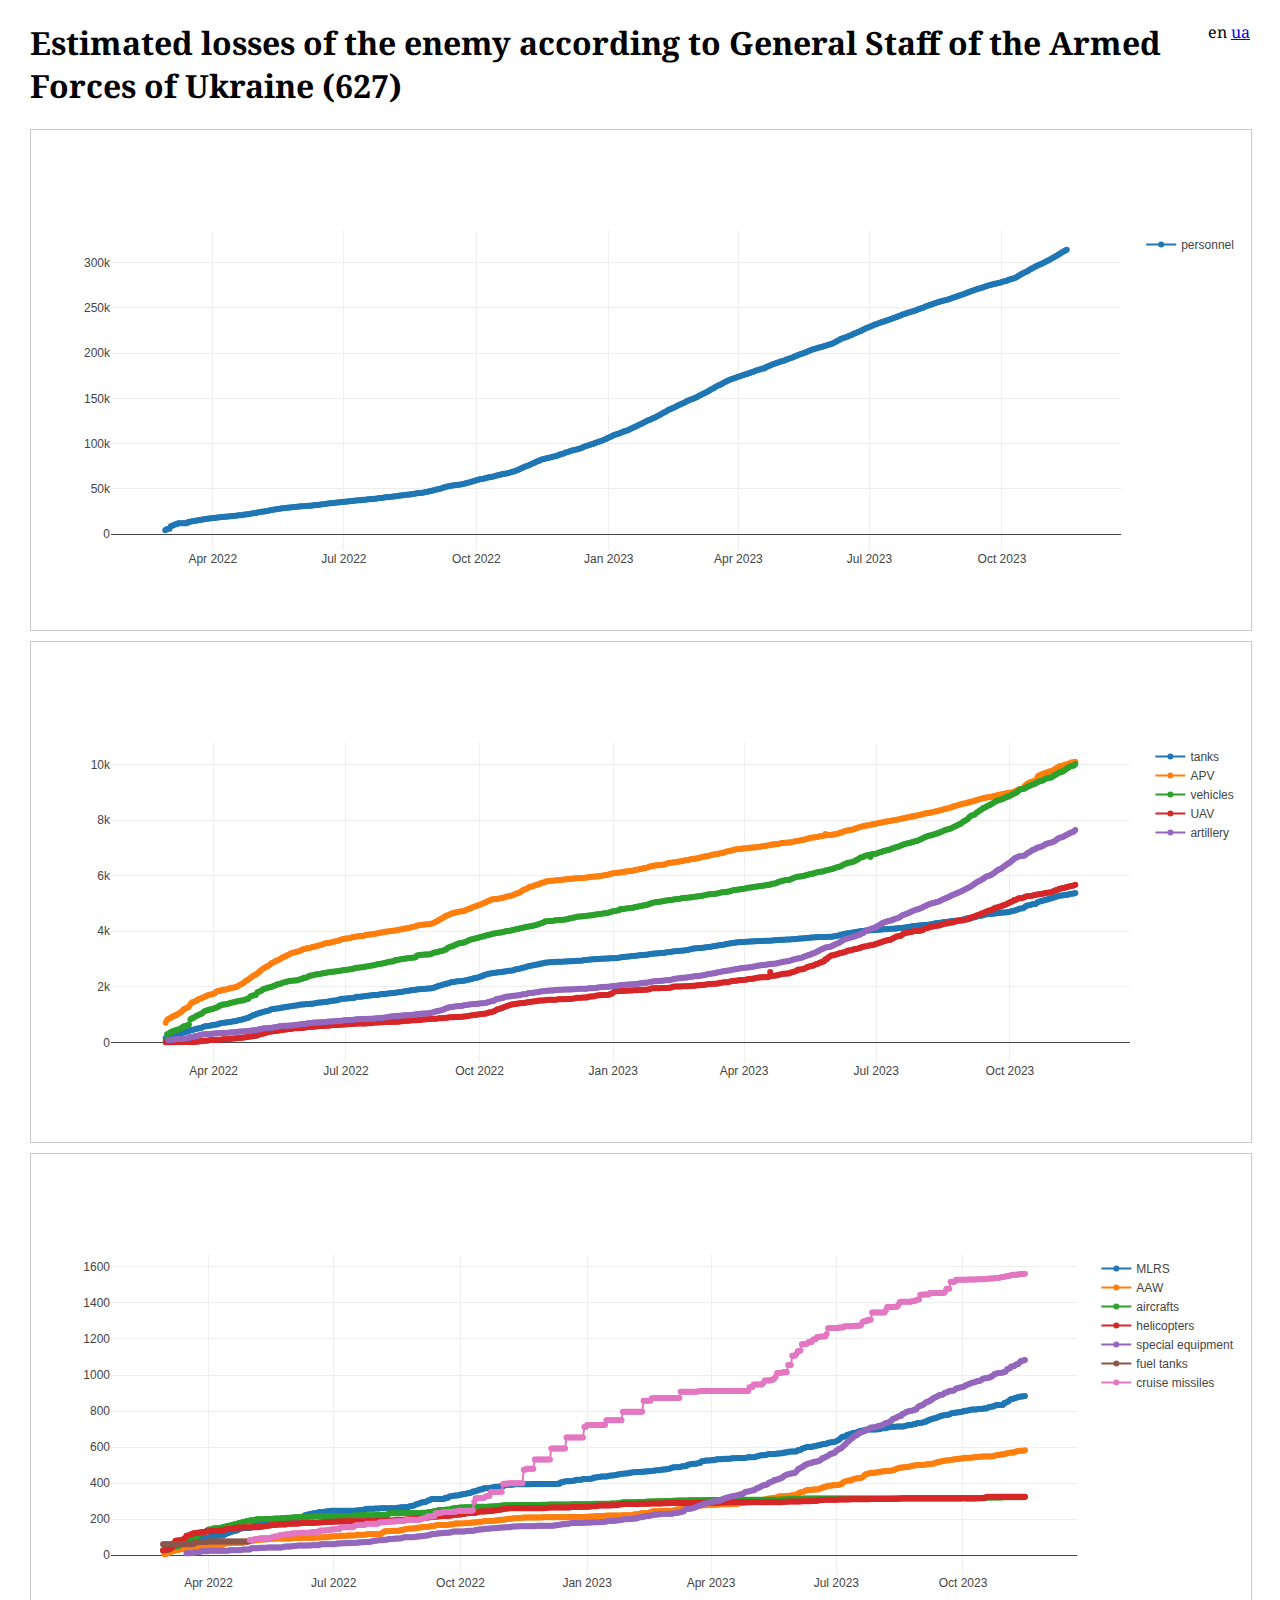
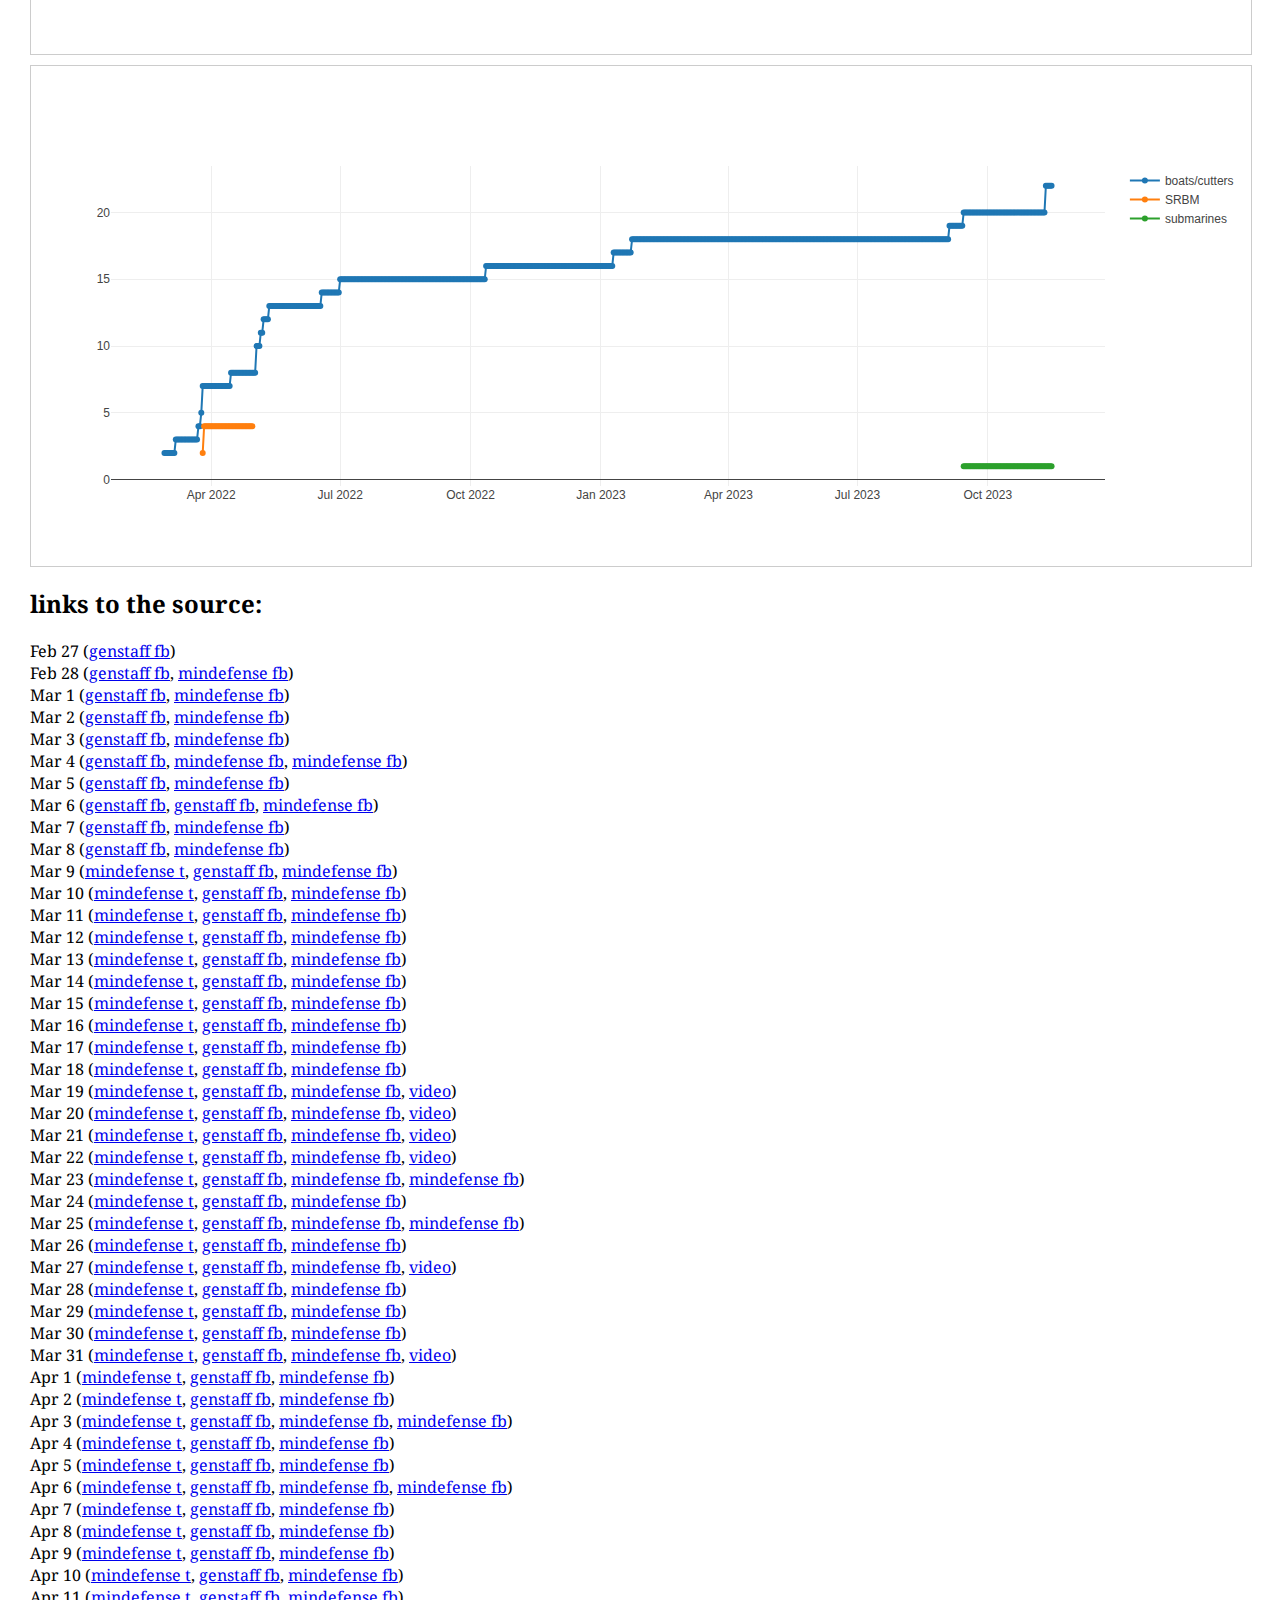
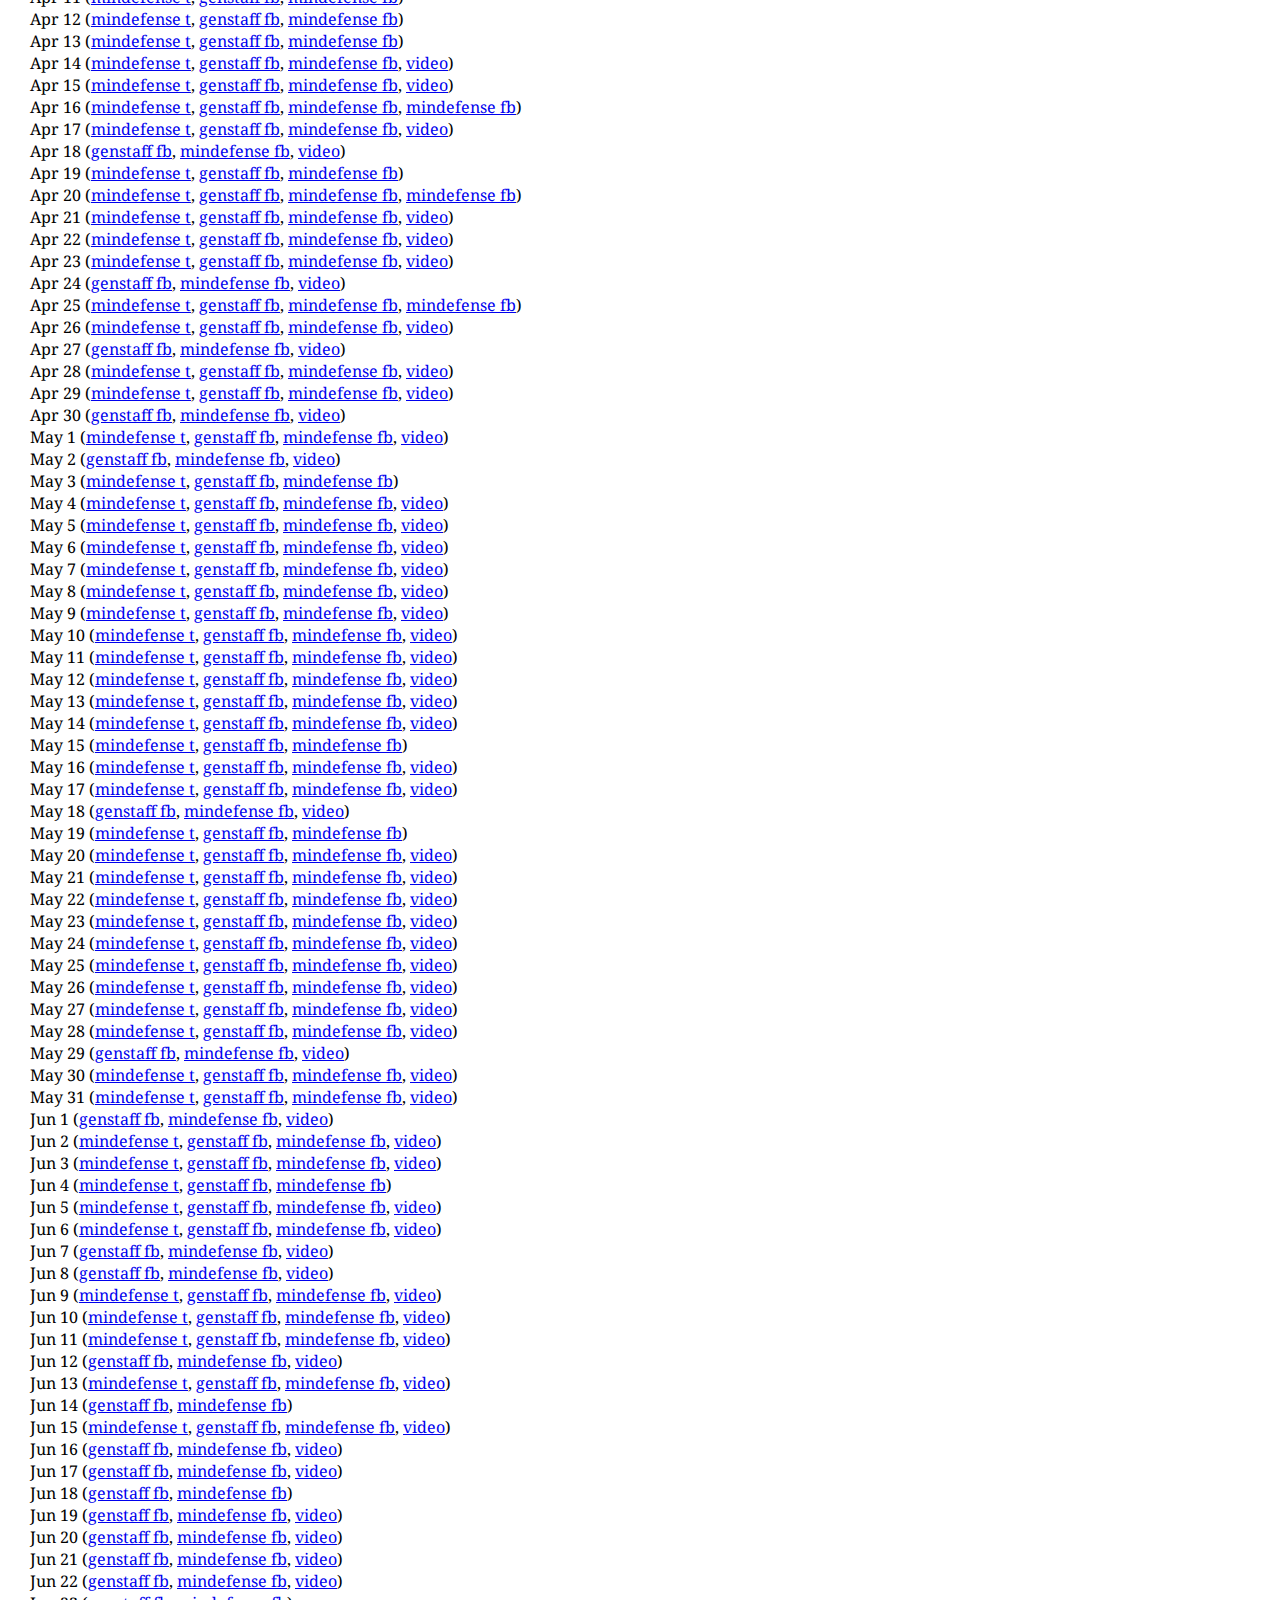
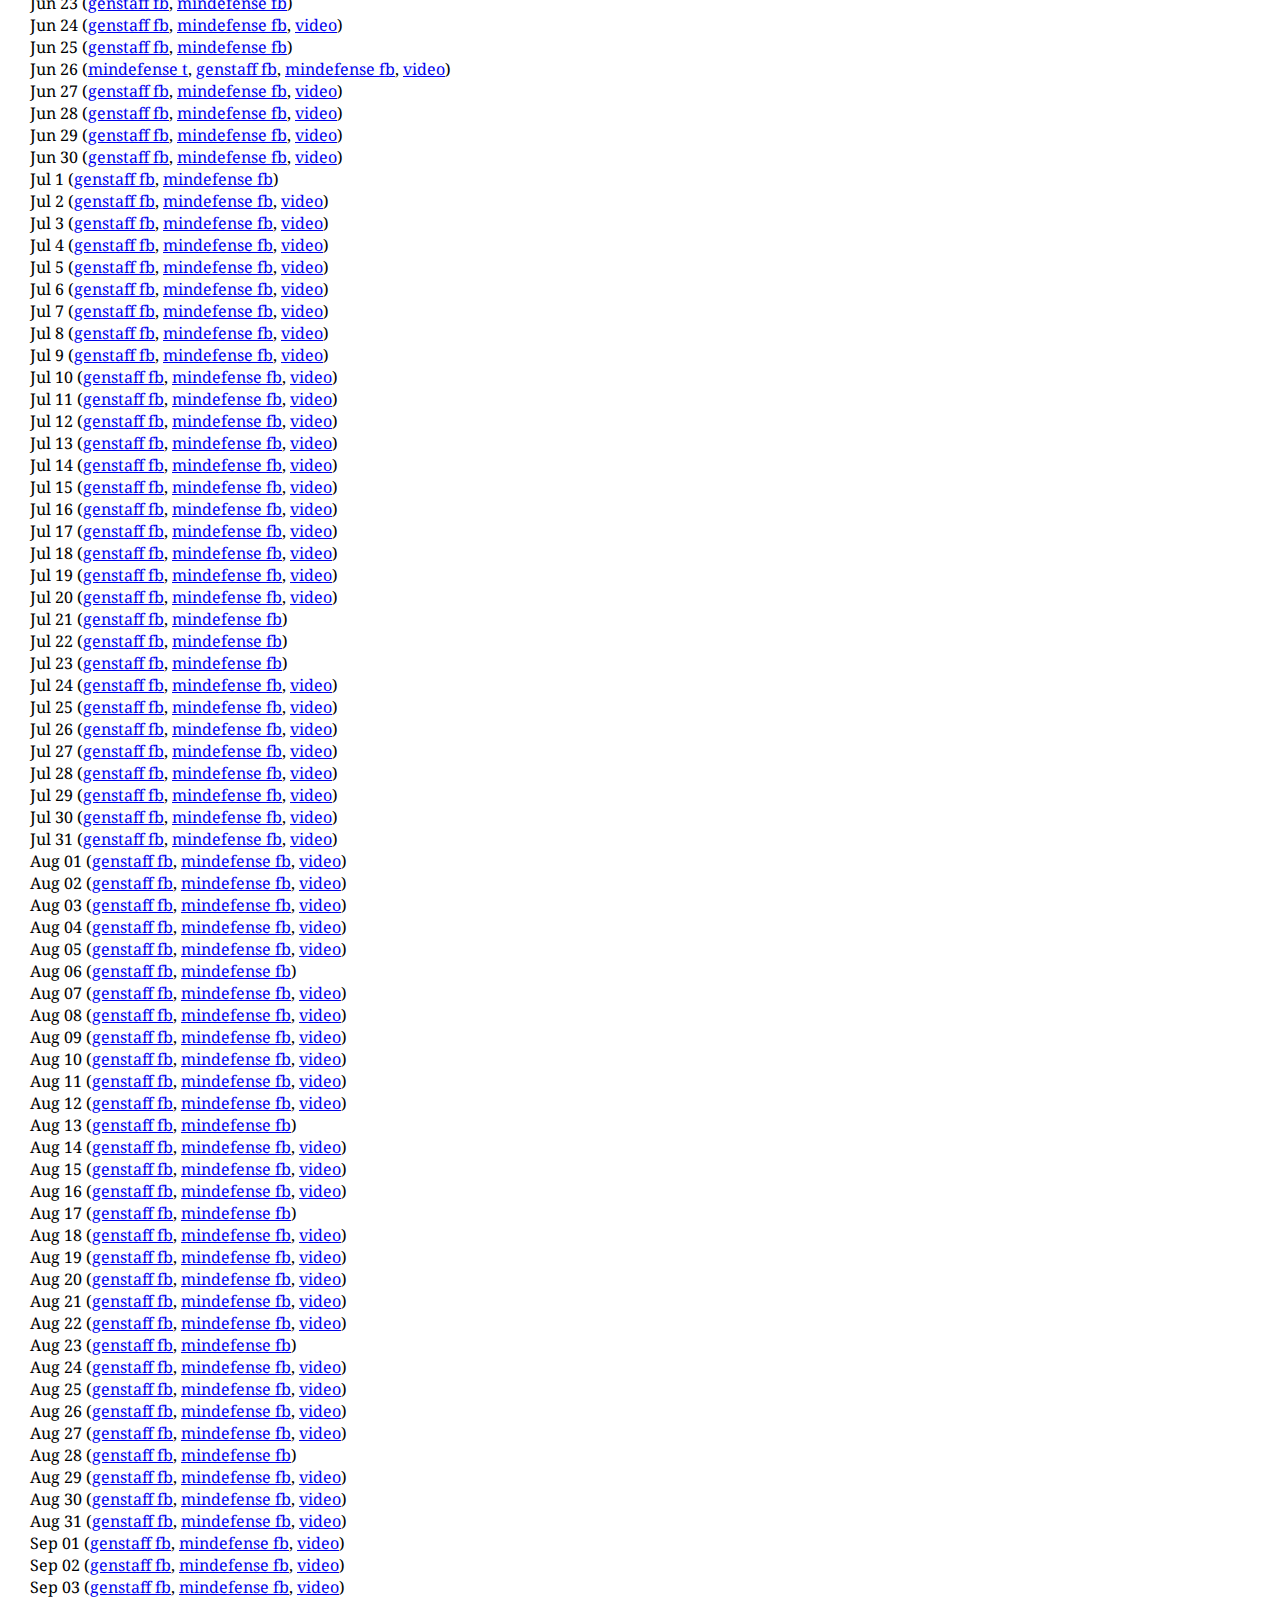
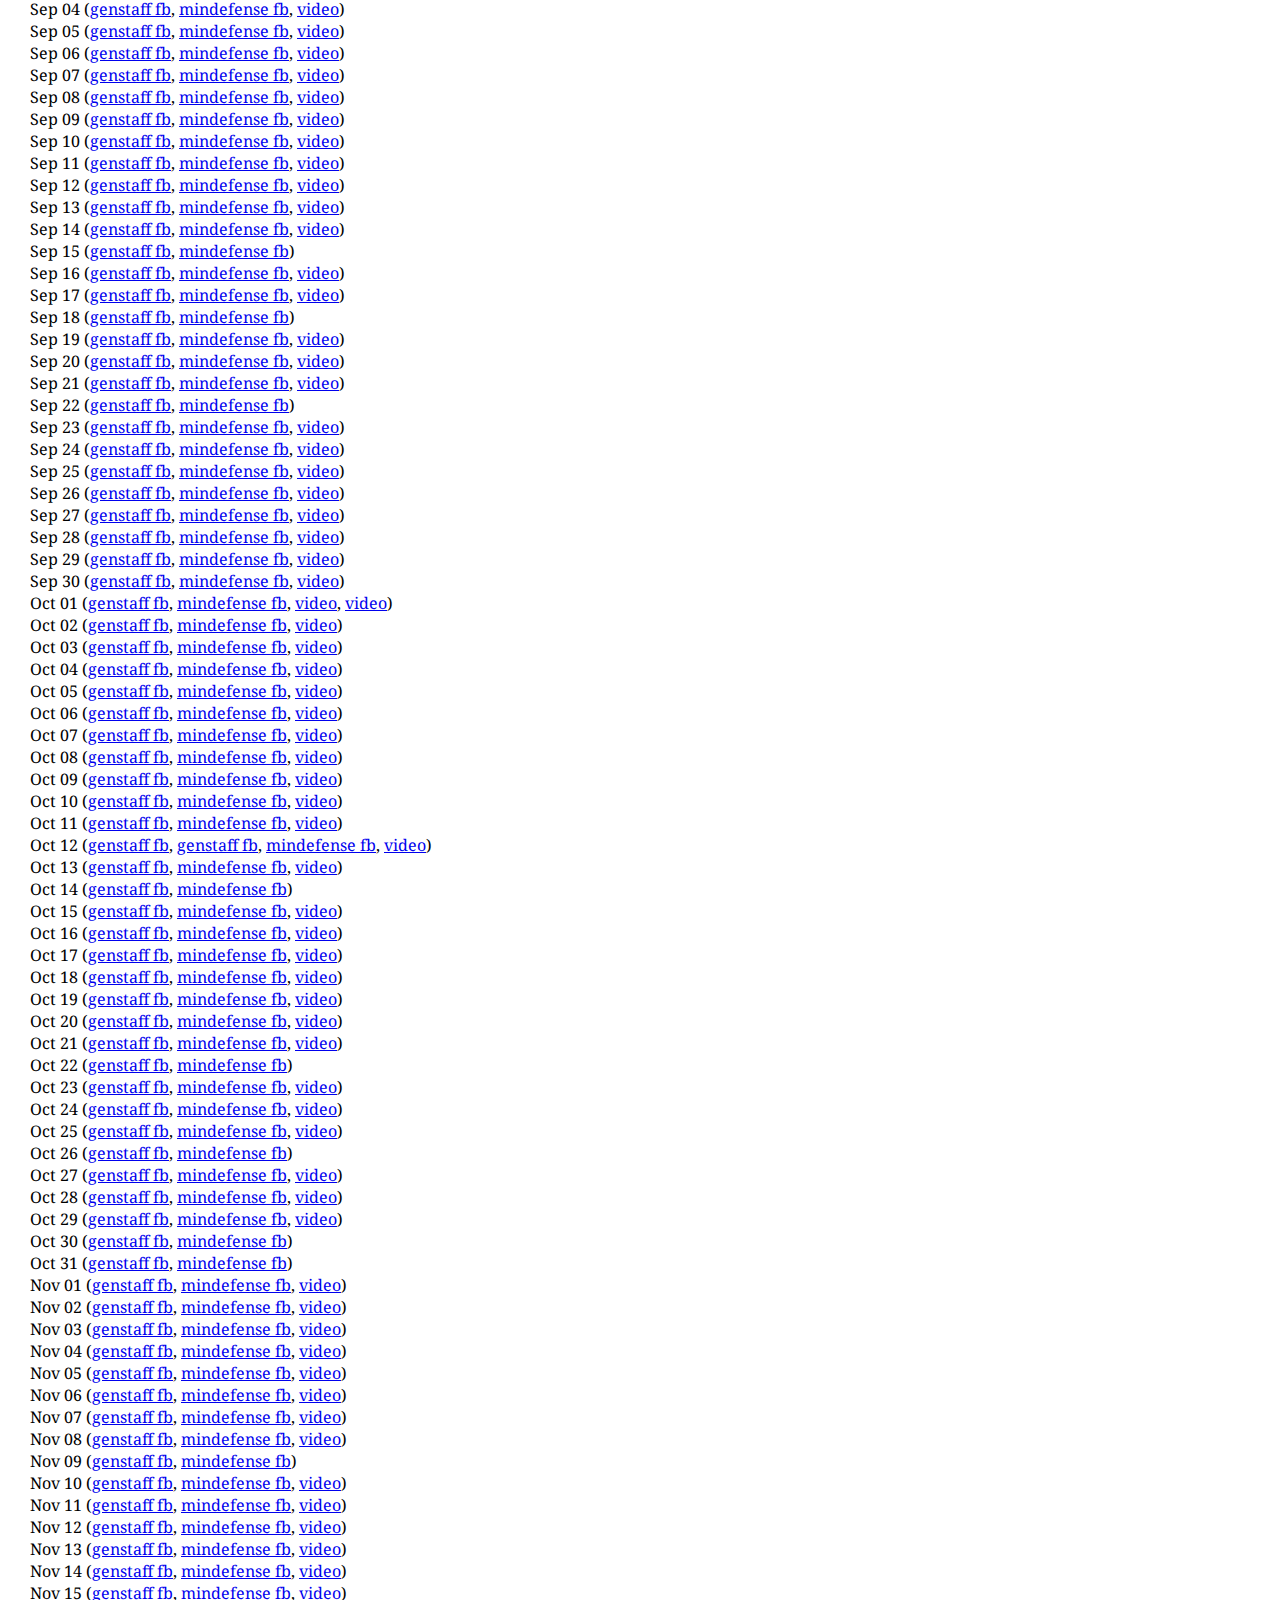
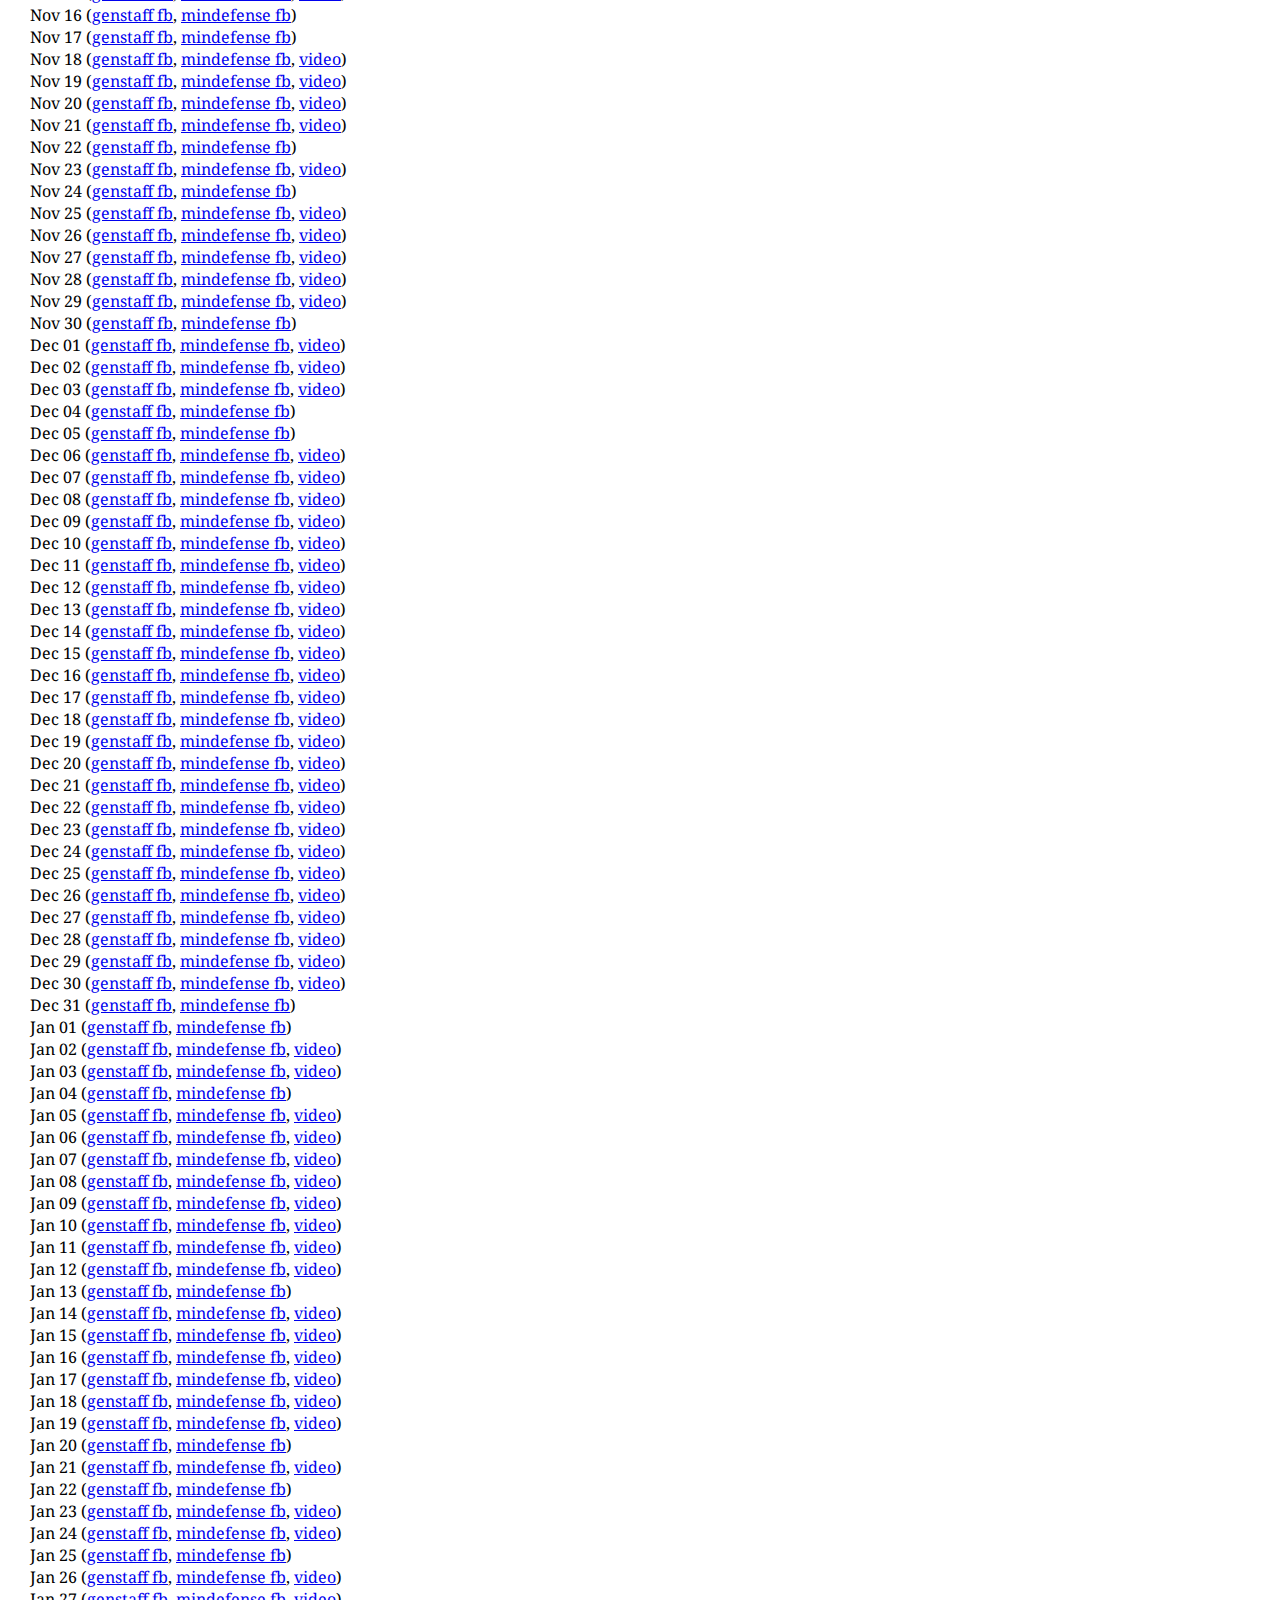
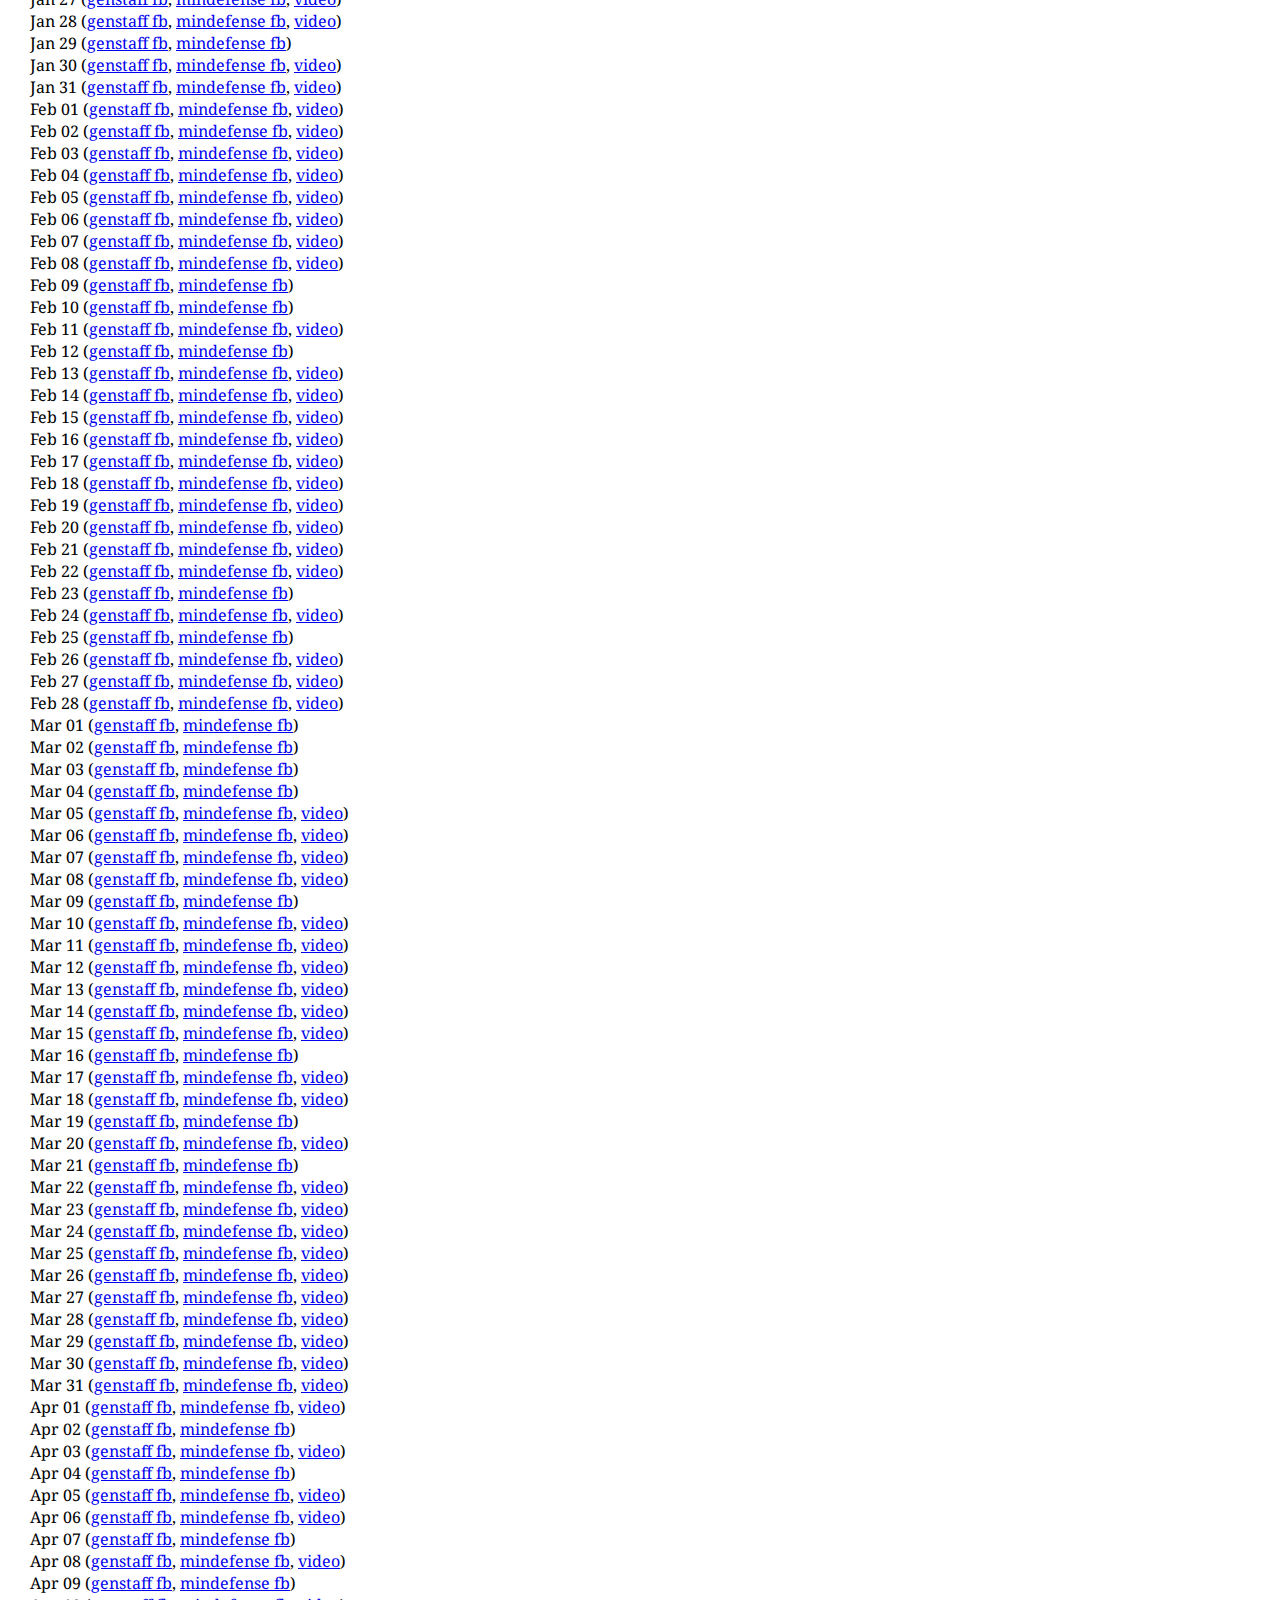
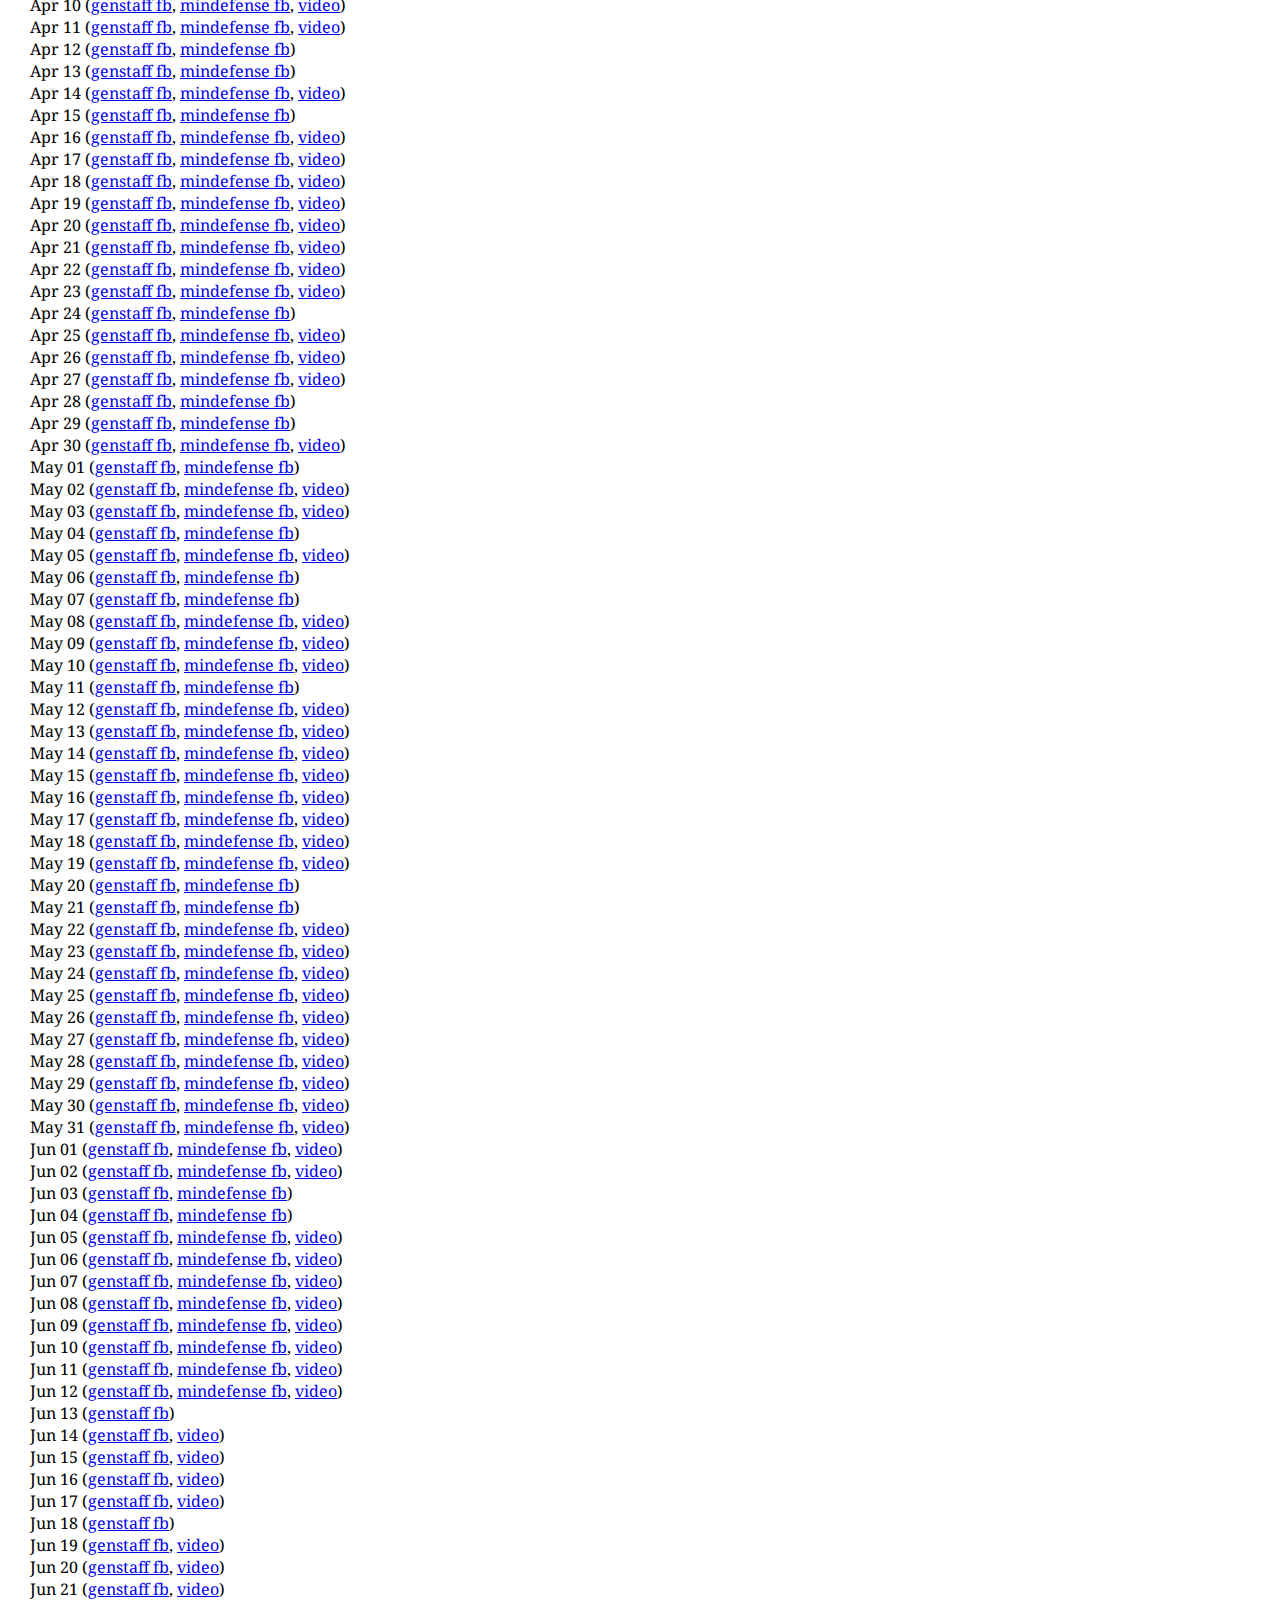
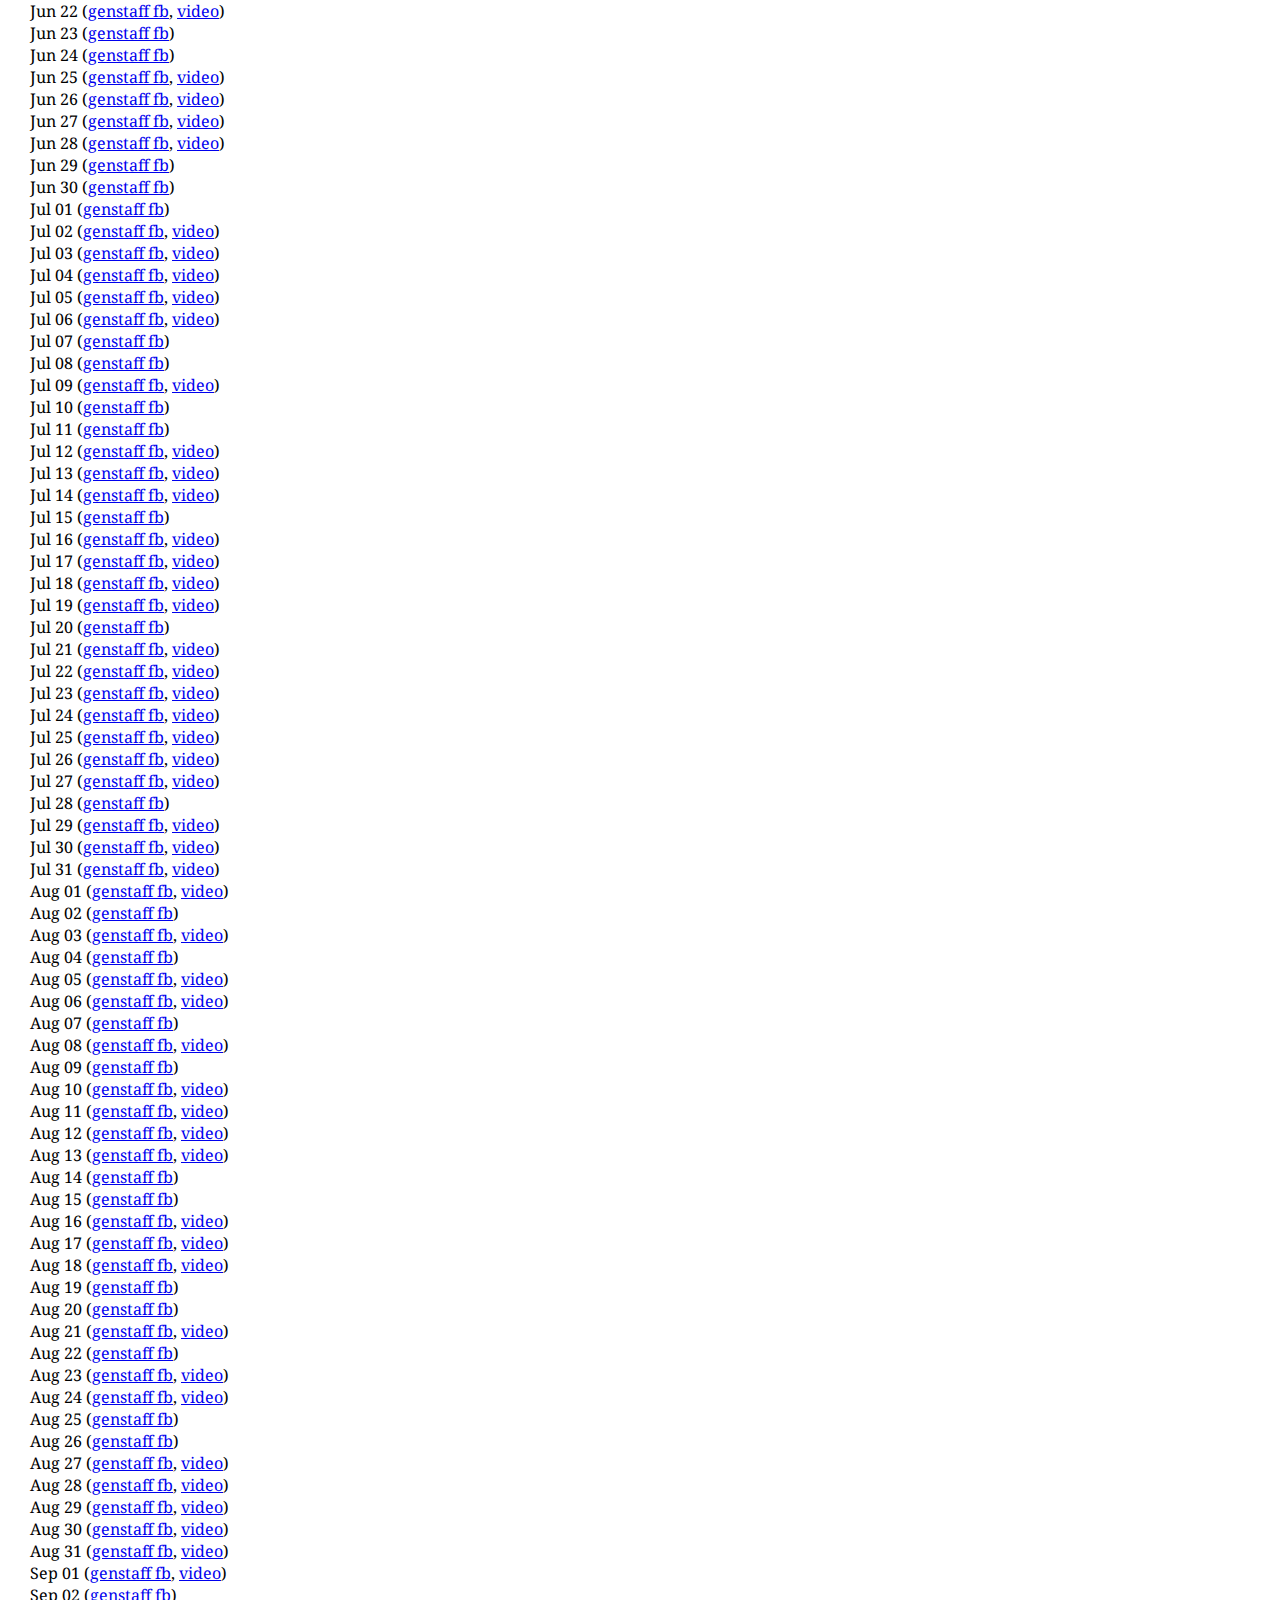
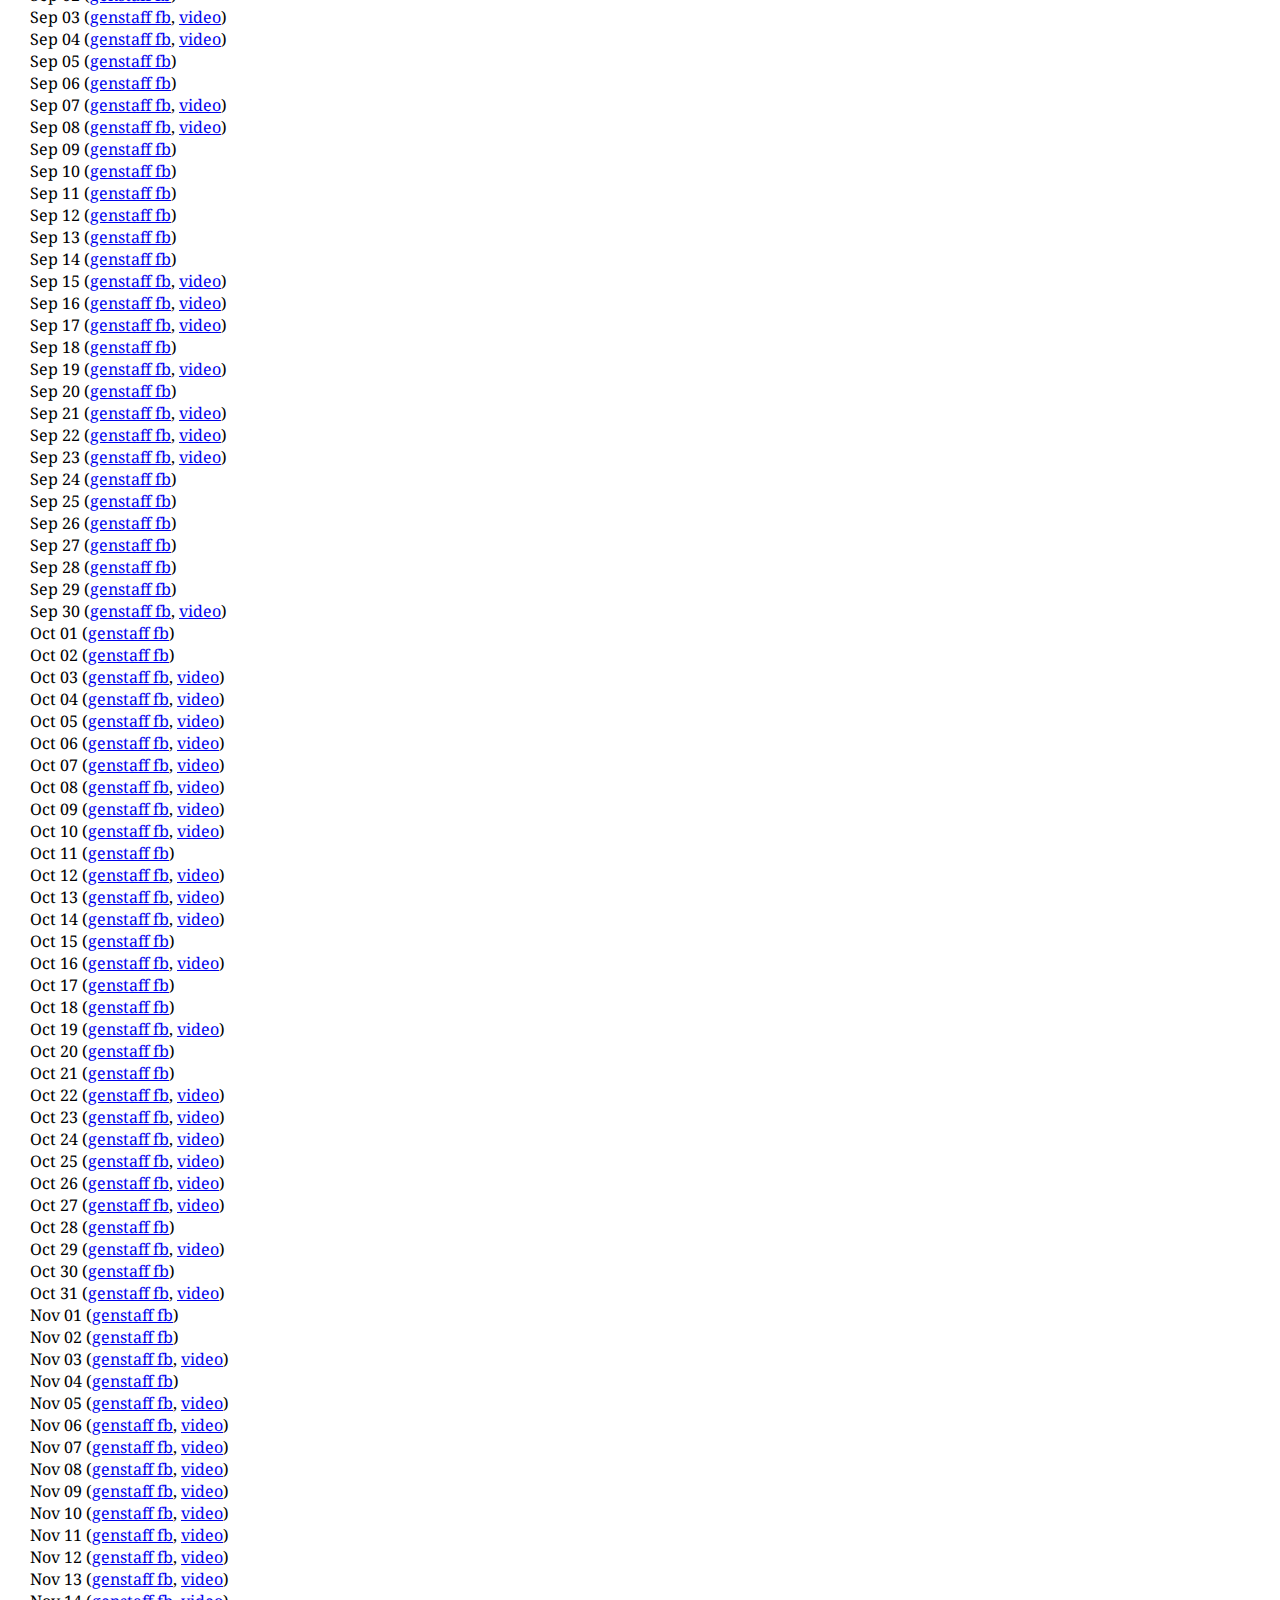
<file: index.html>
<!doctype html>
<html>
<head>
    <link rel="preconnect" href="https://fonts.googleapis.com">
    <link rel="preconnect" href="https://fonts.gstatic.com" crossorigin>
    <link href="https://fonts.googleapis.com/css2?family=Noto+Serif&display=swap" rel="stylesheet">

    <script src="https://cdn.plot.ly/plotly-2.9.0.min.js"></script>
    <link rel="stylesheet" href="/style.css">
    <title>Estimated losses of the enemy according to General Staff of the Armed Forces of Ukraine</title>
</head>
<body>
    <div class="lang-switcher">
        en
        <a href="/ua">ua</a>
    </div>
    <h1>Estimated losses of the enemy according to General Staff of the Armed Forces of Ukraine</h1>
    <div id="personnel" class="graph"></div>
    <div id="g1" class="graph"></div>
    <div id="g2" class="graph"></div>
    <div id="g3" class="graph"></div>

    <h2>links to the source:</h2>
    Feb 27 (<a href="https://www.facebook.com/GeneralStaff.ua/posts/260515142928238">genstaff fb</a>)<br>
    Feb 28 (<a href="https://www.facebook.com/GeneralStaff.ua/posts/261234016189684">genstaff fb</a>,
        <a href="https://www.facebook.com/MinistryofDefence.UA/posts/265981595714300">mindefense fb</a>)<br>
    Mar 1 (<a href="https://www.facebook.com/GeneralStaff.ua/posts/262011719445247">genstaff fb</a>,
        <a href="https://www.facebook.com/MinistryofDefence.UA/posts/266694132309713">mindefense fb</a>)<br>
    Mar 2 (<a href="https://www.facebook.com/GeneralStaff.ua/posts/262898602689892">genstaff fb</a>,
        <a href="https://www.facebook.com/MinistryofDefence.UA/posts/267457082233418">mindefense fb</a>)<br>
    Mar 3 (<a href="https://www.facebook.com/GeneralStaff.ua/posts/263658902613862">genstaff fb</a>,
        <a href="https://www.facebook.com/MinistryofDefence.UA/posts/268141448831648">mindefense fb</a>)<br>
    Mar 4 (<a href="https://www.facebook.com/GeneralStaff.ua/posts/264440332535719">genstaff fb</a>,
        <a href="https://www.facebook.com/MinistryofDefence.UA/posts/268788692100257">mindefense fb</a>,
        <a href="https://www.facebook.com/MinistryofDefence.UA/posts/269212588724534">mindefense fb</a>)<br>
    Mar 5 (<a href="https://www.facebook.com/GeneralStaff.ua/posts/265240652455687">genstaff fb</a>,
        <a href="https://www.facebook.com/MinistryofDefence.UA/posts/269461935366266">mindefense fb</a>)<br>
    Mar 6 (<a href="https://www.facebook.com/GeneralStaff.ua/posts/265977672381985">genstaff fb</a>,
        <a href="https://www.facebook.com/GeneralStaff.ua/posts/265993052380447">genstaff fb</a>,
        <a href="https://www.facebook.com/MinistryofDefence.UA/posts/270094831969643">mindefense fb</a>)<br>
    Mar 7 (<a href="https://www.facebook.com/GeneralStaff.ua/posts/266727035640382">genstaff fb</a>,
        <a href="https://www.facebook.com/MinistryofDefence.UA/posts/270748861904240">mindefense fb</a>)<br>
    Mar 8 (<a href="https://www.facebook.com/GeneralStaff.ua/posts/267473088899110">genstaff fb</a>,
        <a href="https://www.facebook.com/MinistryofDefence.UA/posts/271374005175059">mindefense fb</a>)<br>
    Mar 9 (<a href="https://t.me/ministry_of_defense_ua/3">mindefense t</a>,
        <a href="https://www.facebook.com/GeneralStaff.ua/posts/268322438814175">genstaff fb</a>,
        <a href="https://www.facebook.com/MinistryofDefence.UA/posts/272030405109419">mindefense fb</a>)<br>
    Mar 10 (<a href="https://t.me/ministry_of_defense_ua/50">mindefense t</a>,
        <a href="https://www.facebook.com/GeneralStaff.ua/posts/269079492071803">genstaff fb</a>,
        <a href="https://www.facebook.com/MinistryofDefence.UA/posts/272671305045329">mindefense fb</a>)<br>
    Mar 11 (<a href="https://t.me/ministry_of_defense_ua/93">mindefense t</a>,
        <a href="https://www.facebook.com/GeneralStaff.ua/posts/269861825326903">genstaff fb</a>,
        <a href="https://www.facebook.com/MinistryofDefence.UA/posts/273312644981195">mindefense fb</a>)<br>
    Mar 12 (<a href="https://t.me/ministry_of_defense_ua/145">mindefense t</a>,
        <a href="https://www.facebook.com/GeneralStaff.ua/posts/270664565246629">genstaff fb</a>,
        <a href="https://www.facebook.com/MinistryofDefence.UA/posts/273981528247640">mindefense fb</a>)<br>
    Mar 13 (<a href="https://t.me/ministry_of_defense_ua/191">mindefense t</a>,
        <a href="https://www.facebook.com/GeneralStaff.ua/posts/271337125179373">genstaff fb</a>,
        <a href="https://www.facebook.com/MinistryofDefence.UA/posts/274609648184828">mindefense fb</a>)<br>
    Mar 14 (<a href="https://t.me/ministry_of_defense_ua/240">mindefense t</a>,
        <a href="https://www.facebook.com/GeneralStaff.ua/posts/272076518438767">genstaff fb</a>,
        <a href="https://www.facebook.com/MinistryofDefence.UA/posts/275307574781702">mindefense fb</a>)<br>
    Mar 15 (<a href="https://t.me/ministry_of_defense_ua/278">mindefense t</a>,
        <a href="https://www.facebook.com/GeneralStaff.ua/posts/272746298371789">genstaff fb</a>,
        <a href="https://www.facebook.com/MinistryofDefence.UA/posts/275924214720038">mindefense fb</a>)<br>
    Mar 16 (<a href="https://t.me/ministry_of_defense_ua/322">mindefense t</a>,
        <a href="https://www.facebook.com/GeneralStaff.ua/posts/273550804958005">genstaff fb</a>,
        <a href="https://www.facebook.com/MinistryofDefence.UA/posts/276585821320544">mindefense fb</a>)<br>
    Mar 17 (<a href="https://t.me/ministry_of_defense_ua/371">mindefense t</a>,
        <a href="https://www.facebook.com/GeneralStaff.ua/posts/274359958210423">genstaff fb</a>,
        <a href="https://www.facebook.com/MinistryofDefence.UA/posts/277322574580202">mindefense fb</a>)<br>
    Mar 18 (<a href="https://t.me/ministry_of_defense_ua/421">mindefense t</a>,
        <a href="https://www.facebook.com/GeneralStaff.ua/posts/275116721468080">genstaff fb</a>,
        <a href="https://www.facebook.com/MinistryofDefence.UA/posts/277964324516027">mindefense fb</a>)<br>
    Mar 19 (<a href="https://t.me/ministry_of_defense_ua/458">mindefense t</a>,
        <a href="https://www.facebook.com/GeneralStaff.ua/posts/275903714722714">genstaff fb</a>,
        <a href="https://www.facebook.com/MinistryofDefence.UA/posts/278665924445867">mindefense fb</a>,
        <a href="https://www.facebook.com/watch/?v=505991047800413">video</a>)<br>
    Mar 20 (<a href="https://t.me/ministry_of_defense_ua/499">mindefense t</a>,
        <a href="https://www.facebook.com/GeneralStaff.ua/posts/276706371309115">genstaff fb</a>,
        <a href="https://www.facebook.com/MinistryofDefence.UA/posts/279385261040600">mindefense fb</a>,
        <a href="https://www.facebook.com/watch/?v=493069635783538">video</a>)<br>
    Mar 21 (<a href="https://t.me/ministry_of_defense_ua/542">mindefense t<a>,
        <a href="https://www.facebook.com/GeneralStaff.ua/posts/277392127907206">genstaff fb</a>,
        <a href="https://www.facebook.com/MinistryofDefence.UA/posts/280027834309676">mindefense fb</a>,
        <a href="https://www.facebook.com/watch/?v=545306497207350">video</a>)<br>
    Mar 22 (<a href="https://t.me/ministry_of_defense_ua/594">mindefense t<a>,
        <a href="https://www.facebook.com/GeneralStaff.ua/posts/278115861168166">genstaff fb</a>,
        <a href="https://www.facebook.com/MinistryofDefence.UA/posts/280728677572925">mindefense fb</a>,
        <a href="https://www.facebook.com/watch/?v=497134545280112">video</a>)<br>
    Mar 23 (<a href="https://t.me/ministry_of_defense_ua/635">mindefense t<a>,
        <a href="https://www.facebook.com/GeneralStaff.ua/posts/278823701097382">genstaff fb</a>,
        <a href="https://www.facebook.com/MinistryofDefence.UA/posts/281348894177570">mindefense fb</a>,
        <a href="https://www.facebook.com/watch/?v=2984879981822380">mindefense fb</a>)<br>
    Mar 24 (<a href="https://t.me/ministry_of_defense_ua/689">mindefense t<a>,
        <a href="https://www.facebook.com/GeneralStaff.ua/posts/279494771030275">genstaff fb</a>,
        <a href="https://www.facebook.com/MinistryofDefence.UA/posts/281953540783772">mindefense fb</a>)<br>
    Mar 25 (<a href="https://t.me/ministry_of_defense_ua/733">mindefense t<a>,
        <a href="https://www.facebook.com/GeneralStaff.ua/posts/280272704285815">genstaff fb</a>,
        <a href="https://www.facebook.com/MinistryofDefence.UA/posts/282640527381740">mindefense fb</a>,
        <a href="https://www.facebook.com/watch/?v=522516659301431">mindefense fb</a>)<br>
    Mar 26 (<a href="https://t.me/ministry_of_defense_ua/781">mindefense t<a>,
        <a href="https://www.facebook.com/GeneralStaff.ua/posts/281000367546382">genstaff fb</a>,
        <a href="https://www.facebook.com/MinistryofDefence.UA/posts/283299610649165">mindefense fb</a>)<br>
    Mar 27 (<a href="https://t.me/ministry_of_defense_ua/812">mindefense t<a>,
        <a href="https://www.facebook.com/GeneralStaff.ua/posts/281685497477869">genstaff fb</a>,
        <a href="https://www.facebook.com/MinistryofDefence.UA/posts/283932627252530">mindefense fb</a>,
        <a href="https://www.facebook.com/watch/?v=330599489103091">video</a>)<br>
    Mar 28 (<a href="https://t.me/ministry_of_defense_ua/843">mindefense t<a>,
        <a href="https://www.facebook.com/GeneralStaff.ua/posts/282429330736819">genstaff fb</a>,
        <a href="https://www.facebook.com/MinistryofDefence.UA/posts/284623600516766">mindefense fb</a>)<br>
    Mar 29 (<a href="https://t.me/ministry_of_defense_ua/881">mindefense t<a>,
        <a href="https://www.facebook.com/GeneralStaff.ua/posts/283098780669874">genstaff fb</a>,
        <a href="https://www.facebook.com/MinistryofDefence.UA/posts/285225233789936">mindefense fb</a>)<br>
    Mar 30 (<a href="https://t.me/ministry_of_defense_ua/901">mindefense t<a>,
        <a href="https://www.facebook.com/GeneralStaff.ua/posts/283844427261976">genstaff fb</a>,
        <a href="https://www.facebook.com/MinistryofDefence.UA/posts/285923280386798">mindefense fb</a>)<br>
    Mar 31 (<a href="https://t.me/ministry_of_defense_ua/930">mindefense t<a>,
        <a href="https://www.facebook.com/GeneralStaff.ua/posts/284548243858261">genstaff fb</a>,
        <a href="https://www.facebook.com/MinistryofDefence.UA/posts/285225233789936">mindefense fb</a>,
        <a href="https://www.facebook.com/watch/?v=1278456212680100">video</a>)<br>
    Apr 1 (<a href="https://t.me/ministry_of_defense_ua/967">mindefense t<a>,
        <a href="https://www.facebook.com/GeneralStaff.ua/posts/285369043776181">genstaff fb</a>,
        <a href="https://www.facebook.com/MinistryofDefence.UA/posts/287299090249217">mindefense fb</a>)<br>
    Apr 2 (<a href="https://t.me/ministry_of_defense_ua/981">mindefense t<a>,
        <a href="https://www.facebook.com/GeneralStaff.ua/posts/286062397040179">genstaff fb</a>,
        <a href="https://www.facebook.com/MinistryofDefence.UA/posts/287937886852004">mindefense fb</a>)<br>
    Apr 3 (<a href="https://t.me/ministry_of_defense_ua/1019">mindefense t<a>,
        <a href="https://www.facebook.com/GeneralStaff.ua/posts/286790216967397">genstaff fb</a>,
        <a href="https://www.facebook.com/MinistryofDefence.UA/posts/288621343450325">mindefense fb</a>,
        <a href="https://www.facebook.com/watch/?v=548991696505004">mindefense fb</a>)<br>
    Apr 4 (<a href="https://t.me/ministry_of_defense_ua/1045">mindefense t<a>,
        <a href="https://www.facebook.com/GeneralStaff.ua/posts/287453860234366">genstaff fb</a>,
        <a href="https://www.facebook.com/MinistryofDefence.UA/posts/289251220054004">mindefense fb</a>)<br>
    Apr 5 (<a href="https://t.me/ministry_of_defense_ua/1066">mindefense t<a>,
        <a href="https://www.facebook.com/GeneralStaff.ua/posts/288127200167032">genstaff fb</a>,
        <a href="https://www.facebook.com/MinistryofDefence.UA/posts/289883389990787">mindefense fb</a>)<br>
    Apr 6 (<a href="https://t.me/ministry_of_defense_ua/1090">mindefense t<a>,
        <a href="https://www.facebook.com/GeneralStaff.ua/posts/288886993424386">genstaff fb</a>,
        <a href="https://www.facebook.com/MinistryofDefence.UA/posts/290563356589457">mindefense fb</a>,
        <a href="https://www.facebook.com/watch/?v=294230399524936">mindefense fb</a>)<br>
    Apr 7 (<a href="https://t.me/ministry_of_defense_ua/1099">mindefense t<a>,
        <a href="https://www.facebook.com/GeneralStaff.ua/posts/289635890016163">genstaff fb</a>,
        <a href="https://www.facebook.com/MinistryofDefence.UA/posts/291213966524396">mindefense fb</a>)<br>
    Apr 8 (<a href="https://t.me/ministry_of_defense_ua/1145">mindefense t<a>,
        <a href="https://www.facebook.com/GeneralStaff.ua/posts/290383523274733">genstaff fb</a>,
        <a href="https://www.facebook.com/MinistryofDefence.UA/posts/291882863124173">mindefense fb</a>)<br>
    Apr 9 (<a href="https://t.me/ministry_of_defense_ua/1166">mindefense t<a>,
        <a href="https://www.facebook.com/GeneralStaff.ua/posts/291029183210167">genstaff fb</a>,
        <a href="https://www.facebook.com/MinistryofDefence.UA/posts/292538296391963">mindefense fb</a>)<br>
    Apr 10 (<a href="https://t.me/ministry_of_defense_ua/1182">mindefense t<a>,
        <a href="https://www.facebook.com/GeneralStaff.ua/posts/291767043136381">genstaff fb</a>,
        <a href="https://www.facebook.com/MinistryofDefence.UA/posts/293255226320270">mindefense fb</a>)<br>
    Apr 11 (<a href="https://t.me/ministry_of_defense_ua/1196">mindefense t<a>,
        <a href="https://www.facebook.com/GeneralStaff.ua/posts/292388713074214">genstaff fb</a>,
        <a href="https://www.facebook.com/MinistryofDefence.UA/posts/293891699589956">mindefense fb</a>)<br>
    Apr 12 (<a href="https://t.me/ministry_of_defense_ua/1213">mindefense t<a>,
        <a href="https://www.facebook.com/GeneralStaff.ua/posts/293093759670376">genstaff fb</a>,
        <a href="https://www.facebook.com/MinistryofDefence.UA/posts/294589836186809">mindefense fb</a>)<br>
    Apr 13 (<a href="https://t.me/ministry_of_defense_ua/1225">mindefense t<a>,
        <a href="https://www.facebook.com/GeneralStaff.ua/posts/293815602931525">genstaff fb</a>,
        <a href="https://www.facebook.com/MinistryofDefence.UA/posts/295247676121025">mindefense fb</a>)<br>
    Apr 14 (<a href="https://t.me/ministry_of_defense_ua/1253">mindefense t<a>,
        <a href="https://www.facebook.com/GeneralStaff.ua/posts/294545416191877">genstaff fb</a>,
        <a href="https://www.facebook.com/MinistryofDefence.UA/posts/295952562717203">mindefense fb</a>,
        <a href="https://www.facebook.com/watch/?v=674827357065724">video</a>)<br>
    Apr 15 (<a href="https://t.me/ministry_of_defense_ua/1267">mindefense t<a>,
        <a href="https://www.facebook.com/GeneralStaff.ua/posts/295293462783739">genstaff fb</a>,
        <a href="https://www.facebook.com/MinistryofDefence.UA/posts/296662599312866">mindefense fb</a>,
        <a href="https://www.facebook.com/watch/?v=445393257344786">video</a>)<br>
    Apr 16 (<a href="https://t.me/ministry_of_defense_ua/1285">mindefense t<a>,
        <a href="https://www.facebook.com/GeneralStaff.ua/posts/295956466050772">genstaff fb</a>,
        <a href="https://www.facebook.com/MinistryofDefence.UA/posts/297315529247573">mindefense fb</a>,
        <a href="https://www.facebook.com/watch/?v=406280207595975">mindefense fb</a>)<br>
    Apr 17 (<a href="https://t.me/ministry_of_defense_ua/1294">mindefense t<a>,
        <a href="https://www.facebook.com/GeneralStaff.ua/posts/296631729316579">genstaff fb</a>,
        <a href="https://www.facebook.com/MinistryofDefence.UA/posts/297941089185017">mindefense fb</a>,
        <a href="https://www.facebook.com/watch/?v=668134807608362">video</a>)<br>
    Apr 18 (<a href="https://www.facebook.com/GeneralStaff.ua/posts/297393359240416">genstaff fb</a>,
        <a href="https://www.facebook.com/MinistryofDefence.UA/posts/298624602449999">mindefense fb</a>,
        <a href="https://www.facebook.com/watch/?v=2752414421733785">video</a>)<br>
    Apr 19 (<a href="https://t.me/ministry_of_defense_ua/1307">mindefense t<a>,
        <a href="https://www.facebook.com/GeneralStaff.ua/posts/298124109167341">genstaff fb</a>,
        <a href="https://www.facebook.com/MinistryofDefence.UA/posts/299215549057571">mindefense fb</a>)<br>
    Apr 20 (<a href="https://t.me/ministry_of_defense_ua/1325">mindefense t<a>,
        <a href="https://www.facebook.com/GeneralStaff.ua/posts/298884699091282">genstaff fb</a>,
        <a href="https://www.facebook.com/MinistryofDefence.UA/posts/299900388989087">mindefense fb</a>,
        <a href="https://www.facebook.com/watch/?v=7216837075056270">mindefense fb</a>)<br>
    Apr 21 (<a href="https://t.me/ministry_of_defense_ua/1343">mindefense t<a>,
        <a href="https://www.facebook.com/GeneralStaff.ua/posts/299547459025006">genstaff fb</a>,
        <a href="https://www.facebook.com/MinistryofDefence.UA/posts/300545655591227">mindefense fb</a>,
        <a href="https://www.facebook.com/watch/?v=1432518513875267">video</a>)<br>
    Apr 22 (<a href="https://t.me/ministry_of_defense_ua/1352">mindefense t<a>,
        <a href="https://www.facebook.com/GeneralStaff.ua/posts/300239972289088">genstaff fb</a>,
        <a href="https://www.facebook.com/MinistryofDefence.UA/posts/301182535527539">mindefense fb</a>,
        <a href="https://www.facebook.com/watch/?v=579972110511286">video</a>)<br>
    Apr 23 (<a href="https://t.me/ministry_of_defense_ua/1367">mindefense t<a>,
        <a href="https://www.facebook.com/GeneralStaff.ua/posts/300970152216070">genstaff fb</a>,
        <a href="https://www.facebook.com/MinistryofDefence.UA/posts/301832242129235">mindefense fb</a>,
        <a href="https://www.facebook.com/watch/?v=1155962821821855">video</a>)<br>
    Apr 24 (<a href="https://www.facebook.com/GeneralStaff.ua/posts/301686115477807">genstaff fb</a>,
        <a href="https://www.facebook.com/MinistryofDefence.UA/posts/302477642064695">mindefense fb</a>,
        <a href="https://www.facebook.com/watch/?v=718081152654751">video</a>)<br>
    Apr 25 (<a href="https://t.me/ministry_of_defense_ua/1383">mindefense t<a>,
        <a href="https://www.facebook.com/GeneralStaff.ua/posts/302410012072084">genstaff fb</a>,
        <a href="https://www.facebook.com/MinistryofDefence.UA/posts/303418051970654">mindefense fb</a>,
        <a href="https://www.facebook.com/watch/?v=999142770742434">mindefense fb</a>)<br>
    Apr 26 (<a href="https://t.me/ministry_of_defense_ua/1392">mindefense t<a>,
        <a href="https://www.facebook.com/GeneralStaff.ua/posts/303114745334944">genstaff fb</a>,
        <a href="https://www.facebook.com/MinistryofDefence.UA/posts/304091018570024">mindefense fb</a>,
        <a href="https://www.facebook.com/watch/?v=978610073015842">video</a>)<br>
    Apr 27 (<a href="https://www.facebook.com/GeneralStaff.ua/posts/303831661929919">genstaff fb</a>,
        <a href="https://www.facebook.com/MinistryofDefence.UA/posts/304771771835282">mindefense fb</a>,
        <a href="https://www.facebook.com/watch/?v=1010088629631749">video</a>)<br>
    Apr 28 (<a href="https://t.me/ministry_of_defense_ua/1407">mindefense t<a>,
        <a href="https://www.facebook.com/GeneralStaff.ua/posts/304510485195370">genstaff fb</a>,
        <a href="https://www.facebook.com/MinistryofDefence.UA/posts/305388231773636">mindefense fb</a>,
        <a href="https://www.facebook.com/watch/?v=401853938391709">video</a>)<br>
    Apr 29 (<a href="https://t.me/ministry_of_defense_ua/1419">mindefense t<a>,
        <a href="https://www.facebook.com/GeneralStaff.ua/posts/305156411797444">genstaff fb</a>,
        <a href="https://www.facebook.com/MinistryofDefence.UA/posts/305998248379301">mindefense fb</a>,
        <a href="https://www.facebook.com/watch/?v=5367594029939501">video</a>)<br>
    Apr 30 (<a href="https://www.facebook.com/GeneralStaff.ua/posts/305928361720249">genstaff fb</a>,
        <a href="https://www.facebook.com/MinistryofDefence.UA/posts/306657248313401">mindefense fb</a>,
        <a href="https://www.facebook.com/watch/?v=383635966998460">video</a>)<br>
    May 1 (<a href="https://t.me/ministry_of_defense_ua/1433">mindefense t<a>,
        <a href="https://www.facebook.com/GeneralStaff.ua/posts/306648038314948">genstaff fb</a>,
        <a href="https://www.facebook.com/MinistryofDefence.UA/posts/307336598245466">mindefense fb</a>,
        <a href="https://www.facebook.com/watch/?v=1687145928291729">video</a>)<br>
    May 2 (<a href="https://www.facebook.com/GeneralStaff.ua/posts/307354801577605">genstaff fb</a>,
        <a href="https://www.facebook.com/MinistryofDefence.UA/posts/308007821511677">mindefense fb</a>,
        <a href="https://www.facebook.com/watch/?v=838386890883206">video</a>)<br>
    May 3 (<a href="https://t.me/ministry_of_defense_ua/1460">mindefense t<a>,
        <a href="https://www.facebook.com/GeneralStaff.ua/posts/308177864828632">genstaff fb</a>,
        <a href="https://www.facebook.com/MinistryofDefence.UA/posts/308718208107305">mindefense fb</a>)<br>
    May 4 (<a href="https://t.me/ministry_of_defense_ua/1475">mindefense t<a>,
        <a href="https://www.facebook.com/GeneralStaff.ua/posts/308947661418319">genstaff fb</a>,
        <a href="https://www.facebook.com/MinistryofDefence.UA/posts/309397948039331">mindefense fb</a>,
        <a href="https://www.facebook.com/watch/?v=660493151711180">video</a>)<br>
    May 5 (<a href="https://t.me/ministry_of_defense_ua/1492">mindefense t<a>,
        <a href="https://www.facebook.com/GeneralStaff.ua/posts/309764548003297">genstaff fb</a>,
        <a href="https://www.facebook.com/MinistryofDefence.UA/posts/310162501296209">mindefense fb</a>,
        <a href="https://www.facebook.com/watch/?v=882139666518259">video</a>)<br>
    May 6 (<a href="https://t.me/ministry_of_defense_ua/1497">mindefense t<a>,
        <a href="https://www.facebook.com/GeneralStaff.ua/posts/310564817923270">genstaff fb</a>,
        <a href="https://www.facebook.com/MinistryofDefence.UA/posts/310870337892092">mindefense fb</a>,
        <a href="https://www.facebook.com/watch/?v=395438595788805">video</a>)<br>
    May 7 (<a href="https://t.me/ministry_of_defense_ua/1506">mindefense t<a>,
        <a href="https://www.facebook.com/GeneralStaff.ua/posts/311260924520326">genstaff fb</a>,
        <a href="https://www.facebook.com/MinistryofDefence.UA/posts/311505637828562">mindefense fb</a>,
        <a href="https://www.facebook.com/watch/?v=1460697781018562">video</a>)<br>
    May 8 (<a href="https://t.me/ministry_of_defense_ua/1510">mindefense t<a>,
        <a href="https://www.facebook.com/GeneralStaff.ua/posts/312112671101818">genstaff fb</a>,
        <a href="https://www.facebook.com/MinistryofDefence.UA/posts/312266117752514">mindefense fb</a>,
        <a href="https://www.facebook.com/watch/?v=1677362339272854">video</a>)<br>
    May 9 (<a href="https://t.me/ministry_of_defense_ua/1518">mindefense t<a>,
        <a href="https://www.facebook.com/GeneralStaff.ua/posts/312883484358070">genstaff fb</a>,
        <a href="https://www.facebook.com/MinistryofDefence.UA/posts/312957104350082">mindefense fb</a>,
        <a href="https://www.facebook.com/watch/?v=493537745791264">video</a>)<br>
    May 10 (<a href="https://t.me/ministry_of_defense_ua/1540">mindefense t<a>,
        <a href="https://www.facebook.com/GeneralStaff.ua/posts/313668870946198">genstaff fb</a>,
        <a href="https://www.facebook.com/MinistryofDefence.UA/posts/313657950946664">mindefense fb</a>,
        <a href="https://www.facebook.com/watch/?v=693806795186767">video</a>)<br>
    May 11 (<a href="https://t.me/ministry_of_defense_ua/1558">mindefense t<a>,
        <a href="https://www.facebook.com/GeneralStaff.ua/posts/314491847530567">genstaff fb</a>,
        <a href="https://www.facebook.com/MinistryofDefence.UA/posts/314314167547709">mindefense fb</a>,
        <a href="https://www.facebook.com/GeneralStaff.ua/videos/679047966488606/">video</a>)<br>
    May 12 (<a href="https://t.me/ministry_of_defense_ua/1580">mindefense t<a>,
        <a href="https://www.facebook.com/GeneralStaff.ua/posts/315216837458068">genstaff fb</a>,
        <a href="https://www.facebook.com/MinistryofDefence.UA/posts/314996720812787">mindefense fb</a>,
        <a href="https://www.facebook.com/watch/?v=898245764901520">video</a>)<br>
    May 13 (<a href="https://t.me/ministry_of_defense_ua/1607">mindefense t<a>,
        <a href="https://www.facebook.com/GeneralStaff.ua/posts/315967427383009">genstaff fb</a>,
        <a href="https://www.facebook.com/MinistryofDefence.UA/posts/315711300741329">mindefense fb</a>,
        <a href="https://www.facebook.com/watch/?v=331292972360643">video</a>)<br>
    May 14 (<a href="https://t.me/ministry_of_defense_ua/1624">mindefense t<a>,
        <a href="https://www.facebook.com/GeneralStaff.ua/posts/316663757313376">genstaff fb</a>,
        <a href="https://www.facebook.com/MinistryofDefence.UA/posts/316369680675491">mindefense fb</a>,
        <a href="https://www.facebook.com/watch/?v=1439112733203945">video</a>)<br>
    May 15 (<a href="https://t.me/ministry_of_defense_ua/1642">mindefense t<a>,
        <a href="https://www.facebook.com/GeneralStaff.ua/posts/317447543901664">genstaff fb</a>,
        <a href="https://www.facebook.com/MinistryofDefence.UA/posts/317094773936315">mindefense fb</a>)<br>
    May 16 (<a href="https://t.me/ministry_of_defense_ua/1665">mindefense t<a>,
        <a href="https://www.facebook.com/GeneralStaff.ua/posts/318147503831668">genstaff fb</a>,
        <a href="https://www.facebook.com/MinistryofDefence.UA/posts/317778330534626">mindefense fb</a>,
        <a href="https://www.facebook.com/watch/?v=2218977861582560">video</a>)<br>
    May 17 (<a href="https://t.me/ministry_of_defense_ua/1695">mindefense t<a>,
        <a href="https://www.facebook.com/GeneralStaff.ua/posts/318808197098932">genstaff fb</a>,
        <a href="https://www.facebook.com/MinistryofDefence.UA/posts/318439933801799">mindefense fb</a>,
        <a href="https://www.facebook.com/watch/?v=1031690087457147">video</a>)<br>
    May 18 (<a href="https://www.facebook.com/GeneralStaff.ua/posts/319532330359852">genstaff fb</a>,
        <a href="https://www.facebook.com/MinistryofDefence.UA/posts/319083897070736">mindefense fb</a>,
        <a href="https://www.facebook.com/watch/?v=1417330618716227">video</a>)<br>
    May 19 (<a href="https://t.me/ministry_of_defense_ua/1721">mindefense t<a>,
        <a href="https://www.facebook.com/GeneralStaff.ua/posts/320230470290038">genstaff fb</a>,
        <a href="https://www.facebook.com/MinistryofDefence.UA/posts/319793926999733">mindefense fb</a>)<br>
    May 20 (<a href="https://t.me/ministry_of_defense_ua/1729">mindefense t<a>,
        <a href="https://www.facebook.com/GeneralStaff.ua/posts/320940553552363">genstaff fb</a>,
        <a href="https://www.facebook.com/MinistryofDefence.UA/posts/320544770257982">mindefense fb</a>,
        <a href="https://www.facebook.com/watch/?v=1100021410578626">video</a>)<br>
    May 21 (<a href="https://t.me/ministry_of_defense_ua/1759">mindefense t<a>,
        <a href="https://www.facebook.com/GeneralStaff.ua/posts/321692683477150">genstaff fb</a>,
        <a href="https://www.facebook.com/MinistryofDefence.UA/posts/321331463512646">mindefense fb</a>,
        <a href="https://www.facebook.com/watch/?v=2549054871893561">video</a>)<br>
    May 22 (<a href="https://t.me/ministry_of_defense_ua/1775">mindefense t<a>,
        <a href="https://www.facebook.com/GeneralStaff.ua/posts/322519180061167">genstaff fb</a>,
        <a href="https://www.facebook.com/MinistryofDefence.UA/posts/321331463512646">mindefense fb</a>,
        <a href="https://www.facebook.com/watch/?v=1524528907999566">video</a>)<br>
    May 23 (<a href="https://t.me/ministry_of_defense_ua/1787">mindefense t<a>,
        <a href="https://www.facebook.com/GeneralStaff.ua/posts/323191729993912">genstaff fb</a>,
        <a href="https://www.facebook.com/MinistryofDefence.UA/posts/322634696715656">mindefense fb</a>,
        <a href="https://www.facebook.com/watch/?v=513381237178241">video</a>)<br>
    May 24 (<a href="https://t.me/ministry_of_defense_ua/1793">mindefense t<a>,
        <a href="https://www.facebook.com/GeneralStaff.ua/posts/323912783255140">genstaff fb</a>,
        <a href="https://www.facebook.com/MinistryofDefence.UA/posts/323330949979364">mindefense fb</a>,
        <a href="https://www.facebook.com/watch/?v=427251338834407">video</a>)<br>
    May 25 (<a href="https://t.me/ministry_of_defense_ua/1811">mindefense t<a>,
        <a href="https://www.facebook.com/GeneralStaff.ua/posts/324726806507071">genstaff fb</a>,
        <a href="https://www.facebook.com/MinistryofDefence.UA/posts/324046629907796">mindefense fb</a>,
        <a href="https://www.facebook.com/watch/?v=433484735278995">video</a>)<br>
    May 26 (<a href="https://t.me/ministry_of_defense_ua/1840">mindefense t<a>,
        <a href="https://www.facebook.com/GeneralStaff.ua/posts/325444599768625">genstaff fb</a>,
        <a href="https://www.facebook.com/MinistryofDefence.UA/posts/324733996505726">mindefense fb</a>,
        <a href="https://www.facebook.com/watch/?v=538484691014926">video</a>)<br>
    May 27 (<a href="https://t.me/ministry_of_defense_ua/1867">mindefense t<a>,
        <a href="https://www.facebook.com/GeneralStaff.ua/posts/326127269700358">genstaff fb</a>,
        <a href="https://www.facebook.com/MinistryofDefence.UA/posts/325393826439743">mindefense fb</a>,
        <a href="https://www.facebook.com/watch/?v=675137236887222">video</a>)<br>
    May 28 (<a href="https://t.me/ministry_of_defense_ua/1889">mindefense t<a>,
        <a href="https://www.facebook.com/GeneralStaff.ua/posts/326884206291331">genstaff fb</a>,
        <a href="https://www.facebook.com/MinistryofDefence.UA/posts/326058036373322">mindefense fb</a>,
        <a href="https://www.facebook.com/watch/?v=1081761142424826">video</a>)<br>
    May 29 (<a href="https://www.facebook.com/GeneralStaff.ua/posts/327706276209124">genstaff fb</a>,
        <a href="https://www.facebook.com/MinistryofDefence.UA/posts/326713502974442">mindefense fb</a>,
        <a href="https://www.facebook.com/watch/?v=539689561136720">video</a>)<br>
    May 30 (<a href="https://t.me/ministry_of_defense_ua/1918">mindefense t<a>,
        <a href="https://www.facebook.com/GeneralStaff.ua/posts/328434719469613">genstaff fb</a>,
        <a href="https://www.facebook.com/MinistryofDefence.UA/posts/327404262905366">mindefense fb</a>,
        <a href="https://www.facebook.com/watch/?v=498611088681979">video</a>)<br>
    May 31 (<a href="https://t.me/ministry_of_defense_ua/1943">mindefense t<a>,
        <a href="https://www.facebook.com/GeneralStaff.ua/posts/329230829390002">genstaff fb</a>,
        <a href="https://www.facebook.com/MinistryofDefence.UA/posts/328150559497403">mindefense fb</a>,
        <a href="https://www.facebook.com/watch/?v=1434555080324912">video</a>)<br>
    Jun 1 (<a href="https://www.facebook.com/GeneralStaff.ua/posts/329919412654477">genstaff fb</a>,
        <a href="https://www.facebook.com/MinistryofDefence.UA/posts/328827909429668">mindefense fb</a>,
        <a href="https://www.facebook.com/watch/?v=390386916376749">video</a>)<br>
    Jun 2 (<a href="https://t.me/ministry_of_defense_ua/1972">mindefense t<a>,
        <a href="https://www.facebook.com/GeneralStaff.ua/posts/330679499245135">genstaff fb</a>,
        <a href="https://www.facebook.com/MinistryofDefence.UA/posts/329486966030429">mindefense fb</a>,
        <a href="https://www.facebook.com/watch/?v=701265867650168">video</a>)<br>
    Jun 3 (<a href="https://t.me/ministry_of_defense_ua/1995">mindefense t<a>,
        <a href="https://www.facebook.com/GeneralStaff.ua/posts/331398125839939">genstaff fb</a>,
        <a href="https://www.facebook.com/MinistryofDefence.UA/posts/330115872634205">mindefense fb</a>,
        <a href="https://www.facebook.com/watch/?v=591901998773434">video</a>)<br>
    Jun 4 (<a href="https://t.me/ministry_of_defense_ua/2011">mindefense t<a>,
        <a href="https://www.facebook.com/GeneralStaff.ua/posts/332343852412033">genstaff fb</a>,
        <a href="https://www.facebook.com/MinistryofDefence.UA/posts/330842179228241">mindefense fb</a>)<br>
    Jun 5 (<a href="https://t.me/ministry_of_defense_ua/2031">mindefense t<a>,
        <a href="https://www.facebook.com/GeneralStaff.ua/posts/333029402343478">genstaff fb</a>,
        <a href="https://www.facebook.com/MinistryofDefence.UA/posts/331428339169625">mindefense fb</a>,
        <a href="https://www.facebook.com/watch/?v=425007719185674">video</a>)<br>
    Jun 6 (<a href="https://t.me/ministry_of_defense_ua/2039">mindefense t<a>,
        <a href="https://www.facebook.com/GeneralStaff.ua/posts/333762602270158">genstaff fb</a>,
        <a href="https://www.facebook.com/MinistryofDefence.UA/posts/332091365769989">mindefense fb</a>,
        <a href="https://www.facebook.com/watch/?v=533323625166600">video</a>)<br>
    Jun 7 (<a href="https://www.facebook.com/GeneralStaff.ua/posts/334544058858679">genstaff fb</a>,
        <a href="https://www.facebook.com/MinistryofDefence.UA/posts/332786695700456">mindefense fb</a>,
        <a href="https://www.facebook.com/watch/?v=561631878712816">video</a>)<br>
    Jun 8 (<a href="https://www.facebook.com/GeneralStaff.ua/posts/335218178791267">genstaff fb</a>,
        <a href="https://www.facebook.com/MinistryofDefence.UA/posts/333425578969901">mindefense fb</a>,
        <a href="https://www.facebook.com/watch/?v=425906392435527">video</a>)<br>
    Jun 9 (<a href="https://t.me/ministry_of_defense_ua/2071">mindefense t<a>,
        <a href="https://www.facebook.com/GeneralStaff.ua/posts/335902862056132">genstaff fb</a>,
        <a href="https://www.facebook.com/MinistryofDefence.UA/posts/334075962238196">mindefense fb</a>,
        <a href="https://www.facebook.com/watch/?v=563767315348933">video</a>)<br>
    Jun 10 (<a href="https://t.me/ministry_of_defense_ua/2090">mindefense t<a>,
        <a href="https://www.facebook.com/GeneralStaff.ua/posts/336622848650800">genstaff fb</a>,
        <a href="https://www.facebook.com/MinistryofDefence.UA/posts/334753235503802">mindefense fb</a>,
        <a href="https://www.facebook.com/watch/?v=1340152219808212">video</a>)<br>
    Jun 11 (<a href="https://t.me/ministry_of_defense_ua/2093">mindefense t<a>,
        <a href="https://www.facebook.com/GeneralStaff.ua/posts/337375511908867">genstaff fb</a>,
        <a href="https://www.facebook.com/MinistryofDefence.UA/posts/335406118771847">mindefense fb</a>,
        <a href="https://www.facebook.com/watch/?v=3184143885236729">video</a>)<br>
    Jun 12 (<a href="https://www.facebook.com/GeneralStaff.ua/posts/338120215167730">genstaff fb</a>,
        <a href="https://www.facebook.com/MinistryofDefence.UA/posts/336451745333951">mindefense fb</a>,
        <a href="https://www.facebook.com/watch/?v=417660520230950">video</a>)<br>
    Jun 13 (<a href="https://t.me/ministry_of_defense_ua/2102">mindefense t<a>,
        <a href="https://www.facebook.com/GeneralStaff.ua/posts/338850245094727">genstaff fb</a>,
        <a href="https://www.facebook.com/MinistryofDefence.UA/posts/337079711937821">mindefense fb</a>,
        <a href="https://www.facebook.com/watch/?v=549957486844618">video</a>)<br>
    Jun 14 (<a href="https://www.facebook.com/GeneralStaff.ua/posts/339550741691344">genstaff fb</a>,
        <a href="https://www.facebook.com/MinistryofDefence.UA/posts/337707385208387">mindefense fb</a>)<br>
    Jun 15 (<a href="https://t.me/ministry_of_defense_ua/2112">mindefense t<a>,
        <a href="https://www.facebook.com/GeneralStaff.ua/posts/340268631619555">genstaff fb</a>,
        <a href="https://www.facebook.com/MinistryofDefence.UA/posts/338376168474842">mindefense fb</a>,
        <a href="https://www.facebook.com/watch/?v=516901846830789">video</a>)<br>
    Jun 16 (<a href="https://www.facebook.com/GeneralStaff.ua/posts/340990324880719">genstaff fb</a>,
        <a href="https://www.facebook.com/MinistryofDefence.UA/posts/339025181743274">mindefense fb</a>,
        <a href="https://www.facebook.com/watch/?v=987551885232191">video</a>)<br>
    Jun 17 (<a href="https://www.facebook.com/GeneralStaff.ua/posts/pfbid0fZhYqMzGFryghiyxEYzLjrG2pSxscpC483weBLHRoxm1BimKwBKuczjUtjQEv3Sql">genstaff fb</a>,
        <a href="https://www.facebook.com/MinistryofDefence.UA/posts/pfbid023drt52zSc1WohqadEzB13rwndhcJeYEwheeNWZHykYmHr4Y8G1wgJ3mEuc4x1kC3l">mindefense fb</a>,
        <a href="https://www.facebook.com/watch/?v=1188315921933923">video</a>)<br>
    Jun 18 (<a href="https://www.facebook.com/GeneralStaff.ua/posts/pfbid0gU1bmCsD769HssfHC9P1mRrtv7jb4sTK2NQ9GPPgcvwjiipcwTvuXcy38jcVeiTgl">genstaff fb</a>,
        <a href="https://www.facebook.com/MinistryofDefence.UA/posts/pfbid02gjjgrQHhCe8QhEf4Q2CgGBCQcTcFRBJpGTqrsMQcR8gJQSRkELqqs7sUBzHgkYPbl">mindefense fb</a>)<br>
    Jun 19 (<a href="https://www.facebook.com/GeneralStaff.ua/posts/pfbid02HhDtevChyNt1uY9PLGGfm9eEYGXbYAbZqs7gEWRBJVjodA3mXwAtxsCmhzWx9YuSl">genstaff fb</a>,
        <a href="https://www.facebook.com/MinistryofDefence.UA/posts/pfbid0N4UxHMyL8jShCGmq2nUoxYnRpKa8wpuqeH8jGJ4GFjSPKPqWBnRgJ6XNezCgpBVZl">mindefense fb</a>,
        <a href="https://www.facebook.com/watch/?v=3207610372859979">video</a>)<br>
    Jun 20 (<a href="https://www.facebook.com/GeneralStaff.ua/posts/pfbid02iSTnucZxSvp6LSnuj2vc3ZMeiLTGYeqA3wSzd2rNimF1Gxs8FaNbjwM94VkFUMiUl">genstaff fb</a>,
        <a href="https://www.facebook.com/MinistryofDefence.UA/posts/pfbid0a4b4HAeoZcoKeHuvnhmchFxPmzSHK4oh5ssJDhjGZAachiEbZKmTqQokxak4ZRyDl">mindefense fb</a>,
        <a href="https://www.facebook.com/watch/?v=554640236040512">video</a>)<br>
    Jun 21 (<a href="https://www.facebook.com/GeneralStaff.ua/posts/pfbid0NgjuNeYWMPHNiGYHqVpKVSr4UFhGiSwaFtX1Uk6GKcHzqx6F8jmyr2nWCi3qcxDLl">genstaff fb</a>,
        <a href="https://www.facebook.com/MinistryofDefence.UA/posts/pfbid0KoRxMPvsvtvkLvguRRSJp4t91B1NHa7wmC1x3VKHTvWRsBHrQ2MqFUFuwAZus2Jil">mindefense fb</a>,
        <a href="https://www.facebook.com/watch/?v=611460936699960">video</a>)<br>
    Jun 22 (<a href="https://www.facebook.com/GeneralStaff.ua/posts/pfbid04nG8HUmaV7FNFi3QAuVcL8bzP2HqJUGohBn5mnyNXQyS6FZSQUS6ZG8sZ6GNH6Fml">genstaff fb</a>,
        <a href="https://www.facebook.com/MinistryofDefence.UA/posts/pfbid02vabQQxhGowLu9r7JJauwbJ9kwGobtfCAR3ghkZBYuT4ejhWM1DhnBT6vnSkfGxkl">mindefense fb</a>,
        <a href="https://www.facebook.com/watch/?v=324430223210151">video</a>)<br>
    Jun 23 (<a href="https://www.facebook.com/GeneralStaff.ua/posts/pfbid02zhiFvzmp8fSn6cHW2d9akfY7WPGUNE45yTWU89Njo7LAiuaee9xtF2kSe3ffyR1El">genstaff fb</a>,
        <a href="https://www.facebook.com/MinistryofDefence.UA/posts/pfbid02EkRM87zhChPyqPv65ci3C7pGp3Nzw7utgSxpJPH1puvERecGeywuDs8RDpuFQ64sl">mindefense fb</a>)<br>
    Jun 24 (<a href="https://www.facebook.com/GeneralStaff.ua/posts/pfbid0papQD5j8WFCfGFLxt1gou46R572q3nz5UaSn2FXCSDLqrc1RDQr3ZXPePjshjRxdl">genstaff fb</a>,
        <a href="https://www.facebook.com/MinistryofDefence.UA/posts/pfbid0h8229uiHNq3pHy7ArPJWbm6C4XJgwhEQ4zqSePpXbo1jAy5kJ3Swkn8QT68jPeUJl">mindefense fb</a>,
        <a href="https://www.facebook.com/watch/?v=771483320542323">video</a>)<br>
    Jun 25 (<a href="https://www.facebook.com/GeneralStaff.ua/posts/pfbid0V5wuGTSsEn9WmWnCL6Kf4kzcJyyu6u9pPuuSJkAQHGqfAVRU9ZFaTyHog6Dd4AVvl">genstaff fb</a>,
        <a href="https://www.facebook.com/MinistryofDefence.UA/posts/pfbid0iS8wyAmCT2yTVtDvWJFRvareYPQuKNbnNonbfoZofyeCseh1BPmBiNtNMNv4C5uCl">mindefense fb</a>)<br>
    Jun 26 (<a href="https://t.me/ministry_of_defense_ua/2136">mindefense t<a>,
        <a href="https://www.facebook.com/GeneralStaff.ua/posts/pfbid0eF9UyB34BpDxR1uowa2TaXpUWeTxTmFWE5fGw4oGLKPARXSfXNMTAmePjNoh322jl">genstaff fb</a>,
        <a href="https://www.facebook.com/MinistryofDefence.UA/posts/pfbid0c1d8xovM97v3zMiJK8GiBNpu4b2UvYuSFrK7gUQPBdChhvD29P8Qd96nkhenrTnSl">mindefense fb</a>,
        <a href="https://www.facebook.com/watch/?v=1159998168063188">video</a>)<br>
    Jun 27 (<a href="https://www.facebook.com/GeneralStaff.ua/posts/pfbid0359Lhi2kZWtBTEeXUNGJ8JUHMJMrJ87ez3xGWqZyX1pb6Dfcm7cSS2L4EgVMfS8DZl">genstaff fb</a>,
        <a href="https://www.facebook.com/MinistryofDefence.UA/posts/pfbid0uF7cPdFjabLkQK7E1Y4nrwStGrrnpsmY3zitK6qz3S82Auf9W8oxtufwtrnFubicl">mindefense fb</a>,
        <a href="https://www.facebook.com/watch/?v=7556244267779193">video</a>)<br>
    Jun 28 (<a href="https://www.facebook.com/GeneralStaff.ua/posts/pfbid0x7LGTKbpQ3RSWaWRAFcGp1GQ4Cc7e5EivWzZxLAT4aE7FnKNzKsPcwU5v75gbw1hl">genstaff fb</a>,
        <a href="https://www.facebook.com/MinistryofDefence.UA/posts/pfbid0249TeHqeAuicXrPM1QhhjQ3AGVrXFG7CftkMAAiRVp6QskymUJ6tFuu38ng9DTK6pl">mindefense fb</a>,
        <a href="https://www.facebook.com/watch/?v=2142109722618983">video</a>)<br>
    Jun 29 (<a href="https://www.facebook.com/GeneralStaff.ua/posts/pfbid0Zk8pwGVu4deZLZQkmErQM6dLMPVXKnwycPvMZYYsKVSMGoF5iv8Yya5vheRJW4A6l">genstaff fb</a>,
        <a href="https://www.facebook.com/MinistryofDefence.UA/posts/pfbid02PYSCJTj1QPsgGfvoCDajVYHR7oY3cQRnBqNV4bA3zVeVQU7ddYJhSrQRuEJX34S2l">mindefense fb</a>,
        <a href="https://www.facebook.com/watch/?v=377278237724651">video</a>)<br>
    Jun 30 (<a href="https://www.facebook.com/GeneralStaff.ua/posts/pfbid0pJYnDXkR49dzMrt3tN94fkeVrqai4seyZWUAyKpAxg7Kui6iU9KRXzENN6e2uwRzl">genstaff fb</a>,
        <a href="https://www.facebook.com/MinistryofDefence.UA/posts/pfbid0x86f1DASaMnGGrHAyTPRz7h2RV7tPdP8WE5XB3CYBWsTaJMZkdFmMr9K7zYfUrQnl">mindefense fb</a>,
        <a href="https://www.facebook.com/watch/?v=359809696234233">video</a>)<br>
    Jul 1 (<a href="https://www.facebook.com/GeneralStaff.ua/posts/pfbid02UV16nG9dSnLSayBnc6PcPHmNjoMbhzEE3u15jVVcu1NsZZz8MXYqXWb9aPMsbjXnl">genstaff fb</a>,
        <a href="https://www.facebook.com/MinistryofDefence.UA/posts/pfbid09hk1bJxmA7PCfBc6fzB94Rm41i5TqYm2WC3hYbGctbu98nLcGZcV1NKeHGAe1w6rl">mindefense fb</a>)<br>
    Jul 2 (<a href="https://www.facebook.com/GeneralStaff.ua/posts/pfbid02Ay2ErYmaLkqVmUJ51gh67peRa1vU8rbqsm4hFzEw9F7d87bUDy52odG9yWUr4ULNl">genstaff fb</a>,
        <a href="https://www.facebook.com/MinistryofDefence.UA/posts/pfbid0DbUr9vvDckr3VSPovtsFYjgHRgaeAR8QaKn536HyAYcQZc89hJSxTWKbxxXpF672l">mindefense fb</a>,
        <a href="https://www.facebook.com/watch/?v=1127146481200500">video</a>)<br>
    Jul 3 (<a href="https://www.facebook.com/GeneralStaff.ua/posts/pfbid0rgGK7GfivhkUkej8hMyyvNN3eyvmmJtU7qrucBnPuGvoZZ8VjPH2hmxWHyawjFbbl">genstaff fb</a>,
        <a href="https://www.facebook.com/MinistryofDefence.UA/posts/pfbid02qjSVUJthTQswebfbRmddX9HP654H8TFXHAfPsR9oWBoaikz6ECbURsMr5nWB6yZQl">mindefense fb</a>,
        <a href="https://www.facebook.com/watch/?v=3138371713142396">video</a>)<br>
    Jul 4 (<a href="https://www.facebook.com/GeneralStaff.ua/posts/pfbid02FxRrirTSMsV9vqBUMERQkRfVL5QBiPsC1dbyS8fgVgVbtUeksxisqiQoPiTgijP9l">genstaff fb</a>,
        <a href="https://www.facebook.com/MinistryofDefence.UA/posts/pfbid0bBgdPii6JS8cTWx6GT2FyjzbtqYgCS88FWp4mnPYT4VLrJVQR559fbZaiYLYN8Phl">mindefense fb</a>,
        <a href="https://www.facebook.com/watch/?v=1003967956984549">video</a>)<br>
    Jul 5 (<a href="https://www.facebook.com/GeneralStaff.ua/posts/pfbid02K6hfVaPVVHMESGTEbF45kfwyiBrhLjV37c3czeBZpzdjzvgqdZ1a33hEZCZRrEMal">genstaff fb</a>,
        <a href="https://www.facebook.com/MinistryofDefence.UA/posts/pfbid0uuZWvYxWbh1LRgXZDfR7LfN57t6rjhrrC7XDyVZEeFQAJLWfz4HLMAc15tRKqseTl">mindefense fb</a>,
        <a href="https://www.facebook.com/watch/?v=1228817751263795">video</a>)<br>
    Jul 6 (<a href="https://www.facebook.com/GeneralStaff.ua/posts/pfbid0Sb99CFGDpASzBR7jNLZirdZTPtRBarwDSNPpRAPhsycmysAF1psvJ4SCp2aVQFSgl">genstaff fb</a>,
        <a href="https://www.facebook.com/MinistryofDefence.UA/posts/pfbid023pgSEZs3U5RmFGKro7Wd7BQ4UMgsMgXZQRdjAem6ERU7U2GjnuJnhoQpV6kaLVgol">mindefense fb</a>,
        <a href="https://www.facebook.com/watch/?v=354664339977357">video</a>)<br>
    Jul 7 (<a href="https://www.facebook.com/GeneralStaff.ua/posts/pfbid02XyhbcmLLtpSQ52m4163rJNUEaiECBYhnv9uQYhLSTejyPtqSNDEPgPqvfZqXkcqGl">genstaff fb</a>,
        <a href="https://www.facebook.com/MinistryofDefence.UA/posts/pfbid0X7gdCQCpyPNHGu8Fbku1ckL7B9doRr8w2hheW9KYwRPxU8fFvpAy4dLiHArogXQkl">mindefense fb</a>,
        <a href="https://www.facebook.com/watch/?v=358533069765087">video</a>)<br>
    Jul 8 (<a href="https://www.facebook.com/GeneralStaff.ua/posts/pfbid0uriuGzFfyrENzVr5fpcbRLkn5memaNUGVos5uiLLabsGq56dk2dQbnMCaPskd7a3l">genstaff fb</a>,
        <a href="https://www.facebook.com/MinistryofDefence.UA/posts/pfbid02axUHDPKoaT3P5VKKHQZWBLFsSRREVmcT5TkSxcJkJtpQ5mcHr6bHJLn9u2VarvZQl">mindefense fb</a>,
        <a href="https://www.facebook.com/watch/?v=359979816209548">video</a>)<br>
    Jul 9 (<a href="https://www.facebook.com/GeneralStaff.ua/posts/pfbid02dRs4qVHtXSXcU2bi8naS9whYqqzfo6mRhACwmDSZ4EDugKoAiHrREKfn4kTQzsxNl">genstaff fb</a>,
        <a href="https://www.facebook.com/MinistryofDefence.UA/posts/pfbid0X5PcA9MZUjTnb8z6kDwBPag8EkZokrs2ULnvG55JajEiX6iF8SmkoaUEaS4wDrnbl">mindefense fb</a>,
        <a href="https://www.facebook.com/watch/?v=998152927531664">video</a>)<br>
    Jul 10 (<a href="https://www.facebook.com/GeneralStaff.ua/posts/pfbid02SaAGm5gtk7d7DCXhhyuD8uMCGb32JP3LtMFZ1R8iTeY1dcu2vPNi3G4tLB5THPnul">genstaff fb</a>,
        <a href="https://www.facebook.com/MinistryofDefence.UA/posts/pfbid0zPNk6ab9uZ5UCkL2JU3tMvJca9yGBLBUETA1NHxU765pP3zvF3L9VGK147QwYEVYl">mindefense fb</a>,
        <a href="https://www.facebook.com/watch/?v=729190625004986">video</a>)<br>
    Jul 11 (<a href="https://www.facebook.com/GeneralStaff.ua/posts/pfbid0RGv5UfaLXfMRcqECyzkUAQeQGjma4GvCbvDbded63r1ytby9FQDiC54XHuUjiePal">genstaff fb</a>,
        <a href="https://www.facebook.com/MinistryofDefence.UA/posts/pfbid02LRhVHaEWYaokEyEDj9tn7yxY2fiZjD1R8DGMa6HgckEi631YC3TEZc41b3W4bYbal">mindefense fb</a>,
        <a href="https://www.facebook.com/watch/?v=1170748266831081">video</a>)<br>
    Jul 12 (<a href="https://www.facebook.com/GeneralStaff.ua/posts/pfbid02VhSznGufzk1TUHqTbzCDC2w9w9RC6w5NVoBdxjnZH4agdtEd5E8qQeqadCE96hccl">genstaff fb</a>,
        <a href="https://www.facebook.com/MinistryofDefence.UA/posts/pfbid02z3ps75bLJCQJk3xiZmXFVnjM1kdD2Wqnq4JWgyeZhRUnkbVchfgRCUbXAU4M6KSxl">mindefense fb</a>,
        <a href="https://www.facebook.com/watch/?v=400090125288902">video</a>)<br>
    Jul 13 (<a href="https://www.facebook.com/GeneralStaff.ua/posts/pfbid0zMXEdnEh1B5A2ZNP6sFUaXe4Pvn2dTYM6fgi3tN9mL5fFmeKR7a7DvZUgt5MNTRul">genstaff fb</a>,
        <a href="https://www.facebook.com/MinistryofDefence.UA/posts/pfbid0P7Dbv3MSrUYhxMYVmhbuXyEtixdVXaMiRSVTsLA3me7ra9SQVgFrdSdYvokSPEiHl">mindefense fb</a>,
        <a href="https://www.facebook.com/watch/?v=1270132040474465">video</a>)<br>
    Jul 14 (<a href="https://www.facebook.com/GeneralStaff.ua/posts/pfbid02s5Ra4UvhG5zVfw31Yjb8gzAD9xRyMPoBQqhx5BY6nvonZu7N82hVEEaFnm5nuB3cl">genstaff fb</a>,
        <a href="https://www.facebook.com/MinistryofDefence.UA/posts/pfbid02MVd9P8eRotmLfHpj5UUVSvK3zx7rVuB5gqKhUGEyj5gaKjnroFW8AATfSoLNSPXtl">mindefense fb</a>,
        <a href="https://www.facebook.com/watch/?v=453314856276778">video</a>)<br>
    Jul 15 (<a href="https://www.facebook.com/GeneralStaff.ua/posts/pfbid0bzKo7j8mfcyM7a9hTQE2EG74umoT2FicTVKZiCRm66nJx63VCjKK9YZE59eb1nH3l">genstaff fb</a>,
        <a href="https://www.facebook.com/MinistryofDefence.UA/posts/pfbid0eBE7wE8tSAvsQNUpBNAF2CEboHDyiuc9Mq82jZHyL7EoP5rkwsLXgWVP4SsznetUl">mindefense fb</a>,
        <a href="https://www.facebook.com/watch/?v=357451649895529">video</a>)<br>
    Jul 16 (<a href="https://www.facebook.com/GeneralStaff.ua/posts/pfbid0CSDTcZ9xh8TnfT1Gnu6y4Rmk4zAyDQqpqgUNJrfJqTPpUattjafu4DgFQP1KQPucl">genstaff fb</a>,
        <a href="https://www.facebook.com/MinistryofDefence.UA/posts/pfbid024UN8GFUuBivtferotVH24ANuEPB1xXe7t77T6sagsygsv6bEnr4LLrv2y4W4GPknl">mindefense fb</a>,
        <a href="https://www.facebook.com/watch/?v=1054055568567979">video</a>)<br>
    Jul 17 (<a href="https://www.facebook.com/GeneralStaff.ua/posts/pfbid0PRnSRjJEWpyjoPkqpWEaLmypviix2GNYzCWagdnh2CLZk2T1YGHDiV6XuBADJBzGl">genstaff fb</a>,
        <a href="https://www.facebook.com/MinistryofDefence.UA/posts/pfbid02DFB6kUntTbbNw1Nk1THBV2dWsRqgGWEfA1qVnECxauX4Paf66TWp1vUWnVm8qBNWl">mindefense fb</a>,
        <a href="https://www.facebook.com/watch/?v=604797044546940">video</a>)<br>
    Jul 18 (<a href="https://www.facebook.com/GeneralStaff.ua/posts/pfbid0guUMctkKe8gbFGu53YVsAAxKvpUFHBH5GmNi2cxKjASYhpVRt1nrBWQsttBC7PtHl">genstaff fb</a>,
        <a href="https://www.facebook.com/MinistryofDefence.UA/posts/pfbid0Dze998SFYXoRJHBy8z2Jp6WNsDZeuYUTvCFU2zhyaYx9zZt7jzjS6NnHPeCPBq6el">mindefense fb</a>,
        <a href="https://www.facebook.com/watch/?v=472391381555494">video</a>)<br>
    Jul 19 (<a href="https://www.facebook.com/GeneralStaff.ua/posts/pfbid02SN3QBhfpFUUEjAN5YKgjTgps1ePZ42ZLfvHcgeh7c3XGaCFzgAHsgF7F2BtKVaUPl">genstaff fb</a>,
        <a href="https://www.facebook.com/MinistryofDefence.UA/posts/pfbid02GyxV41ad7bCQBRD4VDAD46kqkpk7TNvrA3T3GSfEc3ikA6dhwmrptmPauFepNNEDl">mindefense fb</a>,
        <a href="https://www.facebook.com/watch/?v=458526519452062">video</a>)<br>
    Jul 20 (<a href="https://www.facebook.com/GeneralStaff.ua/posts/pfbid0NztJ1zVpXY6hLk5LkwNi49jL8Sb8AM2hZ1VNbT2vuMT5asJ7P8NpeEV3mf2b75KHl">genstaff fb</a>,
        <a href="https://www.facebook.com/MinistryofDefence.UA/posts/pfbid0ppvMPDqUp1axSvqiUVjkPUPq6UnPpzCvFcrZGWrc6kuJnWXrtmYsyuyJZPyVERkAl">mindefense fb</a>,
        <a href="https://www.facebook.com/watch/?v=465607038234161">video</a>)<br>
    Jul 21 (<a href="https://www.facebook.com/GeneralStaff.ua/posts/pfbid02SAFQakiZLtLoQrWF4hyyHEEUt4DhQcXKdQt3sVkinJ9rQaeLT9TZqJ9vntWdZ5PJl">genstaff fb</a>,
        <a href="https://www.facebook.com/MinistryofDefence.UA/posts/pfbid033BSwNB2r6HfLMgaVwWzGL2LdEhto3oPMtqvLMza6wKUokVQgcVPBUkZ5oZNfG2BDl">mindefense fb</a>)<br>
    Jul 22 (<a href="https://www.facebook.com/GeneralStaff.ua/posts/pfbid0SyY9NVn2vWCwNMR42TVBfHd8Zkq8FtzEp1Ddj2Zcts4dxv8imAyjophjijSx2eZcl">genstaff fb</a>,
        <a href="https://www.facebook.com/MinistryofDefence.UA/posts/pfbid02Vje16PKUUgux2bimkAYHDTSWzUHZqxsHVHN4jaHExFqW44d54dsrdSpShz4hkHj5l">mindefense fb</a>)<br>
    Jul 23 (<a href="https://www.facebook.com/GeneralStaff.ua/posts/pfbid0HkQgVtrZbE3XvKptFTjtmyQLHL6hHbzmo6cCWPqKd2uwctVPGteG8WYcq6fPtJBSl">genstaff fb</a>,
        <a href="https://www.facebook.com/MinistryofDefence.UA/posts/pfbid08tU1295AgYKxd1V195cALSB2kq91SFTC8AGPcNZxjhzEq2tdFtiXPwd1mLxQBNEnl">mindefense fb</a>)<br>
    Jul 24 (<a href="https://www.facebook.com/GeneralStaff.ua/posts/pfbid024wzsbQYgnE85cHa2NDK7MPucc4boigYu9B58fmWwDZx2PUfWqWxQ1nH7Xn8v66L5l">genstaff fb</a>,
        <a href="https://www.facebook.com/MinistryofDefence.UA/posts/pfbid02WQdQVgKRGScGLDxwm4i2fZwBxikeZSeJ5opfNXqh7MCcG78VP52oPMsWvuGhYPKsl">mindefense fb</a>,
        <a href="https://www.facebook.com/watch/?v=1088355535101152">video</a>)<br>
    Jul 25 (<a href="https://www.facebook.com/GeneralStaff.ua/posts/pfbid02C2xVPkXuknsadT6XUMK9bWgACzeA3RQP4YrKXbw5eAL13V9nih5cfFJS597JDgrtl">genstaff fb</a>,
        <a href="https://www.facebook.com/MinistryofDefence.UA/posts/pfbid0imvT6VbXubwPiB8U3vms6GyS2BuZ98YdrZGA5saMGDXvpowN4oJT8VgfsjtKQchzl">mindefense fb</a>,
        <a href="https://www.facebook.com/watch/?v=423883703004955">video</a>)<br>
    Jul 26 (<a href="https://www.facebook.com/GeneralStaff.ua/posts/pfbid02G4zdJqHqQiqAgrt4cRZ4HSPbEizTez49wCUDgPBfr8YQHGXmjBdVXgVoX3xPzXepl">genstaff fb</a>,
        <a href="https://www.facebook.com/MinistryofDefence.UA/posts/pfbid02wUDUVf7uYWD1J95zxNET95ufhETq2ihPa841CLANVszc1wNqgz9Fqeiax2VMyZMbl">mindefense fb</a>,
        <a href="https://www.facebook.com/watch/?v=1577106649404418">video</a>)<br>
    Jul 27 (<a href="https://www.facebook.com/GeneralStaff.ua/posts/pfbid02VUTtyWNDBtLeyv3Dth2RGqRuVrpBgKx1Mf3nqTK4ybMV2TcCme2vFDT9rCm3DvRol">genstaff fb</a>,
        <a href="https://www.facebook.com/MinistryofDefence.UA/posts/pfbid099m4Q6mitZWopDF1yo3kGxmAKvwK2zHgL2anv3hngzF4UiWPwwWqjQX1MP5JqtYZl">mindefense fb</a>,
        <a href="https://www.facebook.com/watch/?v=463025715283893">video</a>)<br>
    Jul 28 (<a href="https://www.facebook.com/GeneralStaff.ua/posts/pfbid0txyEsyhX84nRVAcr2spVa57yeWTAyR8a4Sw4jAcZiNzYeqxUrVjKCnqQ9jAvqJQql">genstaff fb</a>,
        <a href="https://www.facebook.com/MinistryofDefence.UA/posts/pfbid02tEVBVvD2Z14KgrmcttRysS1eBj7BE6NqUw167KYCT53TAYBNbN9eYWbYC6BQYJYGl">mindefense fb</a>,
        <a href="https://www.facebook.com/watch/?v=1189968418452632">video</a>)<br>
    Jul 29 (<a href="https://www.facebook.com/GeneralStaff.ua/posts/pfbid02cGVchVoxuinGRPWrWQj6miue9Yg2gybkEHZ4aBWBWJ4AXu4hGtw6d2nPGBUsP1L9l">genstaff fb</a>,
        <a href="https://www.facebook.com/MinistryofDefence.UA/posts/pfbid02Cz7Rkk9oTQEuxPYqsopxRNGWahCsZi9DxGxgnoZtvJSqFSEgocjPzpU38QB85KQYl">mindefense fb</a>,
        <a href="https://www.facebook.com/watch/?v=380372244208151">video</a>)<br>
    Jul 30 (<a href="https://www.facebook.com/GeneralStaff.ua/posts/pfbid0TpaYLncFWdR1n3qXXgcXXga3tUYG816k1tpwDyUFryhx4cvpqfnHx8PmsWAbhhGBl">genstaff fb</a>,
        <a href="https://www.facebook.com/MinistryofDefence.UA/posts/pfbid02E8WcVy2mubjjsRqGjut1Mj9Hnq5f4nvoNjtLuZJEhZh284WKzkhEBML8XKZnfbGBl">mindefense fb</a>,
        <a href="https://www.facebook.com/watch/?v=1090559308538315">video</a>)<br>
    Jul 31 (<a href="https://www.facebook.com/GeneralStaff.ua/posts/pfbid02ysa6S9H8roxY4MEY27KMhJqSBNsAbkvnRv3D9buTrMrkeqQiWe3VQ1zWty8izbrCl">genstaff fb</a>,
        <a href="https://www.facebook.com/MinistryofDefence.UA/posts/pfbid0ZVX7MDsRmGkWFcehKGb6ZEJDSpQ8rAf8gRo43pHYQPd49Puxew8VeZzGAWnemF2rl">mindefense fb</a>,
        <a href="https://www.facebook.com/watch/?v=456348823169105">video</a>)<br>
    Aug 01 (<a href="https://www.facebook.com/GeneralStaff.ua/posts/pfbid02zfmRvdthigoHDf9vMLEuAxw3mLyQ6JKPMedcEw49Xbs6YvVJ3fxFBM1rH9Eqpnebl">genstaff fb</a>,
        <a href="https://www.facebook.com/MinistryofDefence.UA/posts/pfbid0NmZvH2evhXh9QywbmdfvcRMhM6JP67ZKKaypj11eUhaZkqYfdMTBP4FH24knB8url">mindefense fb</a>,
        <a href="https://www.facebook.com/watch/?v=1889421501427523">video</a>)<br>
    Aug 02 (<a href="https://www.facebook.com/GeneralStaff.ua/posts/pfbid02jaFYMCCN3dsoZykTgU1UNiUS1FZQvAR2DosuaXep26kBJ2tCkmErps1YEpyQjkml">genstaff fb</a>,
        <a href="https://www.facebook.com/MinistryofDefence.UA/posts/pfbid02c1kaKqqh6TyFYkiPx3CVHtG1r8yHSy2NZWfiiB4FV2rmTJHuPwTdqUkzkeUczJmXl">mindefense fb</a>,
        <a href="https://www.facebook.com/watch/?v=625935472052255">video</a>)<br>
    Aug 03 (<a href="https://www.facebook.com/GeneralStaff.ua/posts/pfbid02T3oYEBBny3JJ5Zzq5XCgqEGg7WFT3SqYaWj6xUMUtUpuxyAbyyqBSj6c3YsR4X1Ll">genstaff fb</a>,
        <a href="https://www.facebook.com/MinistryofDefence.UA/posts/pfbid0J9MEQywk98rBK6GZckj5q1rZfUarfGawH6nXu2qgqoPXStumv6RY68YkptXk3G5kl">mindefense fb</a>,
        <a href="https://www.facebook.com/watch/?v=1876493575882527">video</a>)<br>
    Aug 04 (<a href="https://www.facebook.com/GeneralStaff.ua/posts/pfbid0Q8rfNLnotemf9MojP4Y3x4tgR3rqrtL2WtNNxjbiPzmXxN6wXyS1x7vanE5cT78Kl">genstaff fb</a>,
        <a href="https://www.facebook.com/MinistryofDefence.UA/posts/pfbid0ohqfw8opHuEVVpohMPdf55PNvVFycGUk49FbkA7M4AKBVQTD1JqYFwsWRiVDJaXRl">mindefense fb</a>,
        <a href="https://www.facebook.com/watch/?v=3204602683191320">video</a>)<br>
    Aug 05 (<a href="https://www.facebook.com/GeneralStaff.ua/posts/pfbid0QQup5NNnCk1f1dDW5ABerCwZLGc3ShMmyUQoYsrHX9aihog5HvZzFqrud5xbKegrl">genstaff fb</a>,
        <a href="https://www.facebook.com/MinistryofDefence.UA/posts/pfbid02P1f6N8KCDy6hpy2aBCg5BHX7vhJuA1PqDTCmKB2Pp9QHo1qxPvCFNsAQWwc5Skkyl">mindefense fb</a>,
        <a href="https://www.facebook.com/watch/?v=1456745544786383">video</a>)<br>
    Aug 06 (<a href="https://www.facebook.com/GeneralStaff.ua/posts/pfbid02cFBq2BWaKdFMfxHG4KofeU8w5KPmWeH3LdzYBF2zkwdpfkod7kGCkebLx7fU33GEl">genstaff fb</a>,
        <a href="https://www.facebook.com/MinistryofDefence.UA/posts/pfbid0To44TqADEWnoxXUDyFKRFidipd4Wb2E1neGGMma6gdHHGxv4Qv9uj2oEdYKZVN8Ll">mindefense fb</a>)<br>
    Aug 07 (<a href="https://www.facebook.com/GeneralStaff.ua/posts/pfbid026EbbKJBfoukbEZHXb4hck3N7ugDwdwJ8ACu7qBaisVNXE9APQUsPTYBjbMF5tJKil">genstaff fb</a>,
        <a href="https://www.facebook.com/MinistryofDefence.UA/posts/pfbid0jLh6u4FXrLtoHV4H86ab4ykjodwRdSkixm42s5cD5fpiyxmHdL5jzYUqHVmKMnWHl">mindefense fb</a>,
        <a href="https://www.facebook.com/watch/?v=344674364410738">video</a>)<br>
    Aug 08 (<a href="https://www.facebook.com/GeneralStaff.ua/posts/pfbid0gHLWQ6m3NxCgetaYhZQrrPcxKv3Pth8ESH7qhUivKwPrXwEgMTYXcAYu4eajUXYMl">genstaff fb</a>,
        <a href="https://www.facebook.com/MinistryofDefence.UA/posts/pfbid0Gerq24EM76VLSQRXMaP69rh8RE37Dze1ZJRTAa5SpswyPsMt6ThavCrCppfMMmvUl">mindefense fb</a>,
        <a href="https://www.facebook.com/watch/?v=577229387222480">video</a>)<br>
    Aug 09 (<a href="https://www.facebook.com/GeneralStaff.ua/posts/pfbid035bo31x8xiPMM4B7onkV2tZWEVomA5J4HTJeEZEhj52A4nhjMu7xM5RQZeX3r9d1Sl">genstaff fb</a>,
        <a href="https://www.facebook.com/MinistryofDefence.UA/posts/pfbid02YZTx3jh8hehpUfyrDNpRdz2RXL7cRWtunp9GphxEj9ctbowAihNDnnveWozdpgkrl">mindefense fb</a>,
        <a href="https://www.facebook.com/watch/?v=622774145819829">video</a>)<br>
    Aug 10 (<a href="https://www.facebook.com/GeneralStaff.ua/posts/pfbid02eLCELuxN9xsYLajZ65ST5ym6f47ekgHJViLCkp4dGyNNSDwzkTCk8ENPB3oWT3gXl">genstaff fb</a>,
        <a href="https://www.facebook.com/MinistryofDefence.UA/posts/pfbid0Uctak1a6tsWp86EmGfSWYgGLngF28RXNYjxDgh8mrC63mzD5jvfUHH6DDseuyCaDl">mindefense fb</a>,
        <a href="https://www.facebook.com/watch/?v=2142757899239174">video</a>)<br>
    Aug 11 (<a href="https://www.facebook.com/GeneralStaff.ua/posts/pfbid02A5AneWXs2LAGYjnC9bGbYrzvqKVXjt8oAJ1eLcsWjMGbHbqJ7CHVUZYENBCPG4Csl">genstaff fb</a>,
        <a href="https://www.facebook.com/MinistryofDefence.UA/posts/pfbid02LhLGRxkJtFe61Ym7LjoyASHEJ62JReYmvKCQy2ScEFYDUXLaDRwdJg4H9rPwD29Ql">mindefense fb</a>,
        <a href="https://www.facebook.com/watch/?v=1120884595482613">video</a>)<br>
    Aug 12 (<a href="https://www.facebook.com/GeneralStaff.ua/posts/pfbid0FSRKyohuzDDbdSwQHQbGLLJKzgaJcGQJwRTySvr3qfwuv67otU31YdzfA7jHsr4Pl">genstaff fb</a>,
        <a href="https://www.facebook.com/MinistryofDefence.UA/posts/pfbid0barnc9cecZdf7QCLSSZukZDvXNjcFEfynpDjKC7WmHXWCeWruMLjVm3JnsxGchrRl">mindefense fb</a>,
        <a href="https://www.facebook.com/watch/?v=818938219272150">video</a>)<br>
    Aug 13 (<a href="https://www.facebook.com/GeneralStaff.ua/posts/pfbid025S5RiqnV3KGg8NpWHukrmXMVBZ3HEV7KXtZ4bv3dndhSqYELfivkPPXyV5t2k1Pzl">genstaff fb</a>,
        <a href="https://www.facebook.com/MinistryofDefence.UA/posts/pfbid0SnjpxitU3FjpPNKpUq9hE1MoHqdf7aPyfU9QNZMEjUk9pY9zcKkzuXwqsDCGRELKl">mindefense fb</a>)<br>
    Aug 14 (<a href="https://www.facebook.com/GeneralStaff.ua/posts/pfbid09aLfvhTj3VfsrTMJ6sQfRt9zLcy2TyX7V1VNTk3rkbFfS6Browyz8ugbyX8FkY6Fl">genstaff fb</a>,
        <a href="https://www.facebook.com/MinistryofDefence.UA/posts/pfbid0PmM8BEnR5VevYmVK7ngAA3nahYkT95GLCtDEDWNKbvFwAHw5pyEpiikqVXf8Q8jvl">mindefense fb</a>,
        <a href="https://www.facebook.com/watch/?v=552537653281496">video</a>)<br>
    Aug 15 (<a href="https://www.facebook.com/GeneralStaff.ua/posts/pfbid037T3QQrQT69TqEBRLt33UNfeaYB3gMNcjio2tZs7NY9MpGSN42Q7NwDqyu2GtXovXl">genstaff fb</a>,
        <a href="https://www.facebook.com/MinistryofDefence.UA/posts/pfbid027bfs85vos5e9EWotAbNXvohiz7c6Kfk2ETuofpexpLNZXLSrmT1w2xkmGYAffEp2l">mindefense fb</a>,
        <a href="https://www.facebook.com/watch/?v=433474598723833">video</a>)<br>
    Aug 16 (<a href="https://www.facebook.com/GeneralStaff.ua/posts/pfbid07mPffLzuvG2PDnAcVnH5jyry6dEXuaV9CWWEua7eXFttzQGe9587uide5MsN5bijl">genstaff fb</a>,
        <a href="https://www.facebook.com/MinistryofDefence.UA/posts/pfbid02h6QgQ7GYnnzBcU5icVK69ZSXWoHM6iYd5MCGe4Hza4DRRmivnbpvgm3PiyZTe4xtl">mindefense fb</a>,
        <a href="https://www.facebook.com/watch/?v=469464361709093">video</a>)<br>
    Aug 17 (<a href="https://www.facebook.com/GeneralStaff.ua/posts/pfbid02QWAAWQJJviQprtn778s1UkptR1zcM5kbzQfAyu9WFJxdYN2Vjj9cMyxEdro5kbxxl">genstaff fb</a>,
        <a href="https://www.facebook.com/MinistryofDefence.UA/posts/pfbid0RrgWDLrRrUB41aPehjuHs5TnTWu92qDdeD9pDShqVJFsAzHBBXvQvPowHFEjh9Lvl">mindefense fb</a>)<br>
    Aug 18 (<a href="https://www.facebook.com/GeneralStaff.ua/posts/pfbid02jDP3k225eqjHCYbdFJQtQqhY2M9UpUxaPnYGQ1U7q5C4WMGckY9c39bLngq8kVJPl">genstaff fb</a>,
        <a href="https://www.facebook.com/MinistryofDefence.UA/posts/pfbid02WBD9CkEZd4tiGMyeq2cYPWPCZ11ou4USd39s6mCCBw2Unxjc2uCqyy6uvv28EFHgl">mindefense fb</a>,
        <a href="https://www.facebook.com/watch/?v=598266868408144">video</a>)<br>
    Aug 19 (<a href="https://www.facebook.com/GeneralStaff.ua/posts/pfbid02TFApBC7U9ayC1QVPWoxVujAq3sG6VbGDHvyseoWsh3YJB1zcy1kXuR2TuWdethhnl">genstaff fb</a>,
        <a href="https://www.facebook.com/MinistryofDefence.UA/posts/pfbid0vfvdaUUrDQNtPjQJgxwr6bdanzp932nFPcQszaaKhawpBFiiZyC9tveWKMQitgUQl">mindefense fb</a>,
        <a href="https://www.facebook.com/watch/?v=442166091263601">video</a>)<br>
    Aug 20 (<a href="https://www.facebook.com/GeneralStaff.ua/posts/pfbid0Z9mPZ9x6xYJxmUwPhA1dpGknKLJGNNZp9usbYshJQKF3kSsu6MKdN56aURDEYheLl">genstaff fb</a>,
        <a href="https://www.facebook.com/MinistryofDefence.UA/posts/pfbid02KnUwZCBs2YLCDFpj5nhS5eHLQaAEarvpdhvxNRGpX5kTcMkr55k9WTwCMc6vGDLQl">mindefense fb</a>,
        <a href="https://www.facebook.com/watch/?v=1223258681804242">video</a>)<br>
    Aug 21 (<a href="https://www.facebook.com/GeneralStaff.ua/posts/pfbid0Wc7a19YooV3imKXARH1zQMS4BRXxpbr4n9oxCRhrSfkrvT8KUh9otBscJsP7ANpTl">genstaff fb</a>,
        <a href="https://www.facebook.com/MinistryofDefence.UA/posts/pfbid0HbagCv5uhKYoR6L7kyMZGC2LdfHWb78d7Xj9VqNocT7XrRViHVRY2TGVhk9M9fb8l">mindefense fb</a>,
        <a href="https://www.facebook.com/watch/?v=1104697487126440">video</a>)<br>
    Aug 22 (<a href="https://www.facebook.com/GeneralStaff.ua/posts/pfbid02AyVHQunPBt9rMVNQpTmLZRGLaQWiUrWHyjsvXogQacaHQsdsbMW8C3xhH5e4cBJsl">genstaff fb</a>,
        <a href="https://www.facebook.com/MinistryofDefence.UA/posts/pfbid025GFhNDfwSfKv5itUUTYZJx5ox3PrdmyMxNYTGdwVptpgyTTe73ru7pCphLHmqw59l">mindefense fb</a>,
        <a href="https://www.facebook.com/watch/?v=908488633874001">video</a>)<br>
    Aug 23 (<a href="https://www.facebook.com/GeneralStaff.ua/posts/pfbid0yDubtpqqPmSD1NkhkwssJnZ1QhPsTav8XVVmEJQDsj6S79tkZcjBkfdF4GKGV8zkl">genstaff fb</a>,
        <a href="https://www.facebook.com/MinistryofDefence.UA/posts/pfbid02UAMjes1BLxMWjVpjhgUzAAUwbTdRjSDGwrwWQXtfQYkTW8tcNM7R6fyzav85i21Ul">mindefense fb</a>)<br>
    Aug 24 (<a href="https://www.facebook.com/GeneralStaff.ua/posts/pfbid02hiLrGEC4yyGdCi81YDcmbLUN3A7ZqGF4ebKMuk719VBQPB33dpxFo29JMrbUK2w8l">genstaff fb</a>,
        <a href="https://www.facebook.com/MinistryofDefence.UA/posts/pfbid02st5TQdm4BHj1QFmKKkPqkC2okME4maHVVMSt6JHPLoxbqfFtyriyFvujAca1zvvvl">mindefense fb</a>,
        <a href="https://www.facebook.com/watch/?v=1474910059649197">video</a>)<br>
    Aug 25 (<a href="https://www.facebook.com/GeneralStaff.ua/posts/pfbid0oCeGWJWwnSM2Lie7J4fNpaj7eUshzQvosq4aEDGxKEQHa2zgKSggEAts2MfnjGol">genstaff fb</a>,
        <a href="https://www.facebook.com/MinistryofDefence.UA/posts/pfbid02YAYLfumYFsvAcjyvYC8Gpfy8Zujax4ejEgXVhv7vfYCx2HLcJWHGu7JWPJs1WANzl">mindefense fb</a>,
        <a href="https://www.facebook.com/watch/?v=1161245807769875">video</a>)<br>
    Aug 26 (<a href="https://www.facebook.com/GeneralStaff.ua/posts/pfbid09sPJMLrLs6KNdvBZgtYbVpfVVGo3bXh2BSxNAev8aK4yz6NtntnXxHMBySuNm6UZl">genstaff fb</a>,
        <a href="https://www.facebook.com/MinistryofDefence.UA/posts/pfbid02Xp1Y93X1Zf57RFtUQBu8XzYNNbneRyNuqZwZPyQQh1acje8uxcNJzAFDgYFdpSZ5l">mindefense fb</a>,
        <a href="https://www.facebook.com/watch/?v=820484932306662">video</a>)<br>
    Aug 27 (<a href="https://www.facebook.com/GeneralStaff.ua/posts/pfbid0if4WZdh2QQxGgefhH41SLTJLgYzottX3wb4AUyVrdCtcmRDHaEdk6Mt5X9AZi8nwl">genstaff fb</a>,
        <a href="https://www.facebook.com/MinistryofDefence.UA/posts/pfbid02z4j59c9XyqApqAwaxvc6HgPFQVzYeBwfa4wTNx2epBxbYp8nudES2m5zudg75x7Wl">mindefense fb</a>,
        <a href="https://www.facebook.com/watch/?v=3134266496837556">video</a>)<br>
    Aug 28 (<a href="https://www.facebook.com/GeneralStaff.ua/posts/pfbid0PLEjQRCvhwH8bf4YdmrgTyvnBW5yHjvzUhpDRxC9vsR6HXr15PbV4KiPPk3Tt9Yal">genstaff fb</a>,
        <a href="https://www.facebook.com/MinistryofDefence.UA/posts/pfbid021ZL9BYYycDXNDxEckTyd4eAouFb4Yzn8MJNyta1FqeunhxrSUp47mvEtuPLEsi5Vl">mindefense fb</a>)<br>
    Aug 29 (<a href="https://www.facebook.com/GeneralStaff.ua/posts/pfbid04bVGYuUiLjceai8AoXiw9yeE6VcnDE7DNu35a4KAp38dD3JY6rUjTpnVfMkyQg8Hl">genstaff fb</a>,
        <a href="https://www.facebook.com/MinistryofDefence.UA/posts/pfbid0G4U71iRKLqqJvF1jRYBQ3bofhVCz8Uq3oz8wCMg1ULeMioU4PmAjcaMsGyGQbL4fl">mindefense fb</a>,
        <a href="https://www.facebook.com/watch/?v=768885540991909">video</a>)<br>
    Aug 30 (<a href="https://www.facebook.com/GeneralStaff.ua/posts/pfbid0kGyxeQ3QUpe63hMqqjEQxzaQmc8MxhjpGNGAYbiUGVA4X57qB43P4rL3Vb6oHNtCl">genstaff fb</a>,
        <a href="https://www.facebook.com/MinistryofDefence.UA/posts/pfbid0qjoSALXbgRH6fopBCkUUS9vD12w2zXDp9aiLNbw9Z6mCEmkKaPLWZk2HSQ8nqbbZl">mindefense fb</a>,
        <a href="https://www.facebook.com/watch/?v=1440491966447815">video</a>)<br>
    Aug 31 (<a href="https://www.facebook.com/GeneralStaff.ua/posts/pfbid026ncGyJ1X3rm1kJuQHWFMDqv5WShi52v2AkpPp1q6QHeThnmWxWrkxZqewqTtbdQLl">genstaff fb</a>,
        <a href="https://www.facebook.com/MinistryofDefence.UA/posts/pfbid02FHUS8hVJwhrZVKP3afNhPg9gjKqKSzkwvyDV7qAJTuY1v9EzoLp8ZFJB3BGxN6qil">mindefense fb</a>,
        <a href="https://www.facebook.com/watch/?v=468514461808145">video</a>)<br>
    Sep 01 (<a href="https://www.facebook.com/GeneralStaff.ua/posts/pfbid0AirugGW9yGmMUsf1tTjbxXSxXZ5QBnKeKpAwdWAF3gCw9XcmDVjWS2F5qUouY2WNl">genstaff fb</a>,
        <a href="https://www.facebook.com/MinistryofDefence.UA/posts/pfbid02L5JjATjTutiwxPESq7VrD37Rcia93RbkMvwCEoVEhRyMdZd6r8KEopYzFvzsz3qsl">mindefense fb</a>,
        <a href="https://www.facebook.com/watch/?v=449878783832346">video</a>)<br>
    Sep 02 (<a href="https://www.facebook.com/GeneralStaff.ua/posts/pfbid02gh3kvhxxUKskCDTPmrhv9bMuvgkUjGd4hSEd6x3EydMSz2RmRPBeiyEA1xm5UUkfl">genstaff fb</a>,
        <a href="https://www.facebook.com/MinistryofDefence.UA/posts/pfbid02GZxVpL4D8JCC65ZoMf7k6hQzmjrz6SNfidAXU9MMK9NZZ82oaN4FyeRr1C9RHohxl">mindefense fb</a>,
        <a href="https://www.facebook.com/watch/?v=1070285740357783">video</a>)<br>
    Sep 03 (<a href="https://www.facebook.com/GeneralStaff.ua/posts/pfbid02ts6FKigpYG3pRmC1MpYATLL8gtJQ28Smo2d1Dz8VzGe9stu3oEJufRMhqV5NdAtBl">genstaff fb</a>,
        <a href="https://www.facebook.com/MinistryofDefence.UA/posts/pfbid0ATa6efCcADfzS3BeH9HBM7MgEQxNfgFDUTXmvsrMqu59fdNEBUFSgEbjxNmZFxRRl">mindefense fb</a>,
        <a href="https://www.facebook.com/watch/?v=598104141785441">video</a>)<br>
    Sep 04 (<a href="https://www.facebook.com/GeneralStaff.ua/posts/pfbid022mmv1P7WxsCpW7Mu4fgHQSn8B1eu2YNHZrWZfepuF5fq8HdJmDf2WidYwh9jHHSEl">genstaff fb</a>,
        <a href="https://www.facebook.com/MinistryofDefence.UA/posts/pfbid0A82H8P6wyum29HeoJ77dnDv57s6rMibMxVBk3EZscfzRhK5FVBSs7zQsd2RCbPmml">mindefense fb</a>,
        <a href="https://www.facebook.com/watch/?v=1225502098021075">video</a>)<br>
    Sep 05 (<a href="https://www.facebook.com/GeneralStaff.ua/posts/pfbid031SZoozNbjSf64a3UkvJsQvJAFmvCPWWeeJpKDyZufrD6Ep1Bkid8ZwNEACDxY5PEl">genstaff fb</a>,
        <a href="https://www.facebook.com/MinistryofDefence.UA/posts/pfbid0567FF16NqxqquUVExkrQwtitqpfVmP2e7tvjgaWmcrdHNHCyuTU5uyepbUJNhwXel">mindefense fb</a>,
        <a href="https://www.facebook.com/watch/?v=1674943212899206">video</a>)<br>
    Sep 06 (<a href="https://www.facebook.com/GeneralStaff.ua/posts/pfbid02UhAYcRYwTPsPP3t1E7Ho83S3UNMXmqgsEU4mBdAvCq1eXYgjfp27niE2918k5ce8l">genstaff fb</a>,
        <a href="https://www.facebook.com/MinistryofDefence.UA/posts/pfbid021pxNkkzZUc1x6jtRJ9narXcAWH9MRJ4mPCPVwsTyFKcCektydo6rCii3ZiFuJgQhl">mindefense fb</a>,
        <a href="https://www.facebook.com/watch/?v=449200137139638">video</a>)<br>
    Sep 07 (<a href="https://www.facebook.com/GeneralStaff.ua/posts/pfbid02YLACByhX4oRcicfXxSrHtUwkVdBFydpDvwk3mubac9acVUUCqg26Jp68NGWQTTznl">genstaff fb</a>,
        <a href="https://www.facebook.com/MinistryofDefence.UA/posts/pfbid02JhhNtJZsNDfXeL7KbfamkfKuqwnkJ6Udyk1jpJ4di8kg9fKPDhwTumd6fC1GUCt4l">mindefense fb</a>,
        <a href="https://www.facebook.com/watch/?v=465581568832364">video</a>)<br>
    Sep 08 (<a href="https://www.facebook.com/GeneralStaff.ua/posts/pfbid02u5SFvyNMqmnmUVmQXFZ4P2vcC6QEvEhr91nrTGxYJ6Gh4ku12boXgLkGSXoKZPqJl">genstaff fb</a>,
        <a href="https://www.facebook.com/MinistryofDefence.UA/posts/pfbid033Wb5Wipv1XXMnhZNKyccxrb3NTb3NcZeyZJdK6Kr6XXcDoeXyWEFEZycB2mSJtFol">mindefense fb</a>,
        <a href="https://www.facebook.com/watch/?v=480528293652327">video</a>)<br>
    Sep 09 (<a href="https://www.facebook.com/GeneralStaff.ua/posts/pfbid0HLdSLKkzypCWkkEfJCtbEgNTndjYA5dkBCHTwgJya3qKWLHNj9QUVLFdmjPohy3Ql">genstaff fb</a>,
        <a href="https://www.facebook.com/MinistryofDefence.UA/posts/pfbid0HGv6kfjmFeHNT1oxAcfdyLws4VEHtDNK7JFYqC9Bg23D94Uu5UL44yBXhsHAae7gl">mindefense fb</a>,
        <a href="https://www.facebook.com/watch/?v=613612817107943">video</a>)<br>
    Sep 10 (<a href="https://www.facebook.com/GeneralStaff.ua/posts/pfbid0dft2jCfdC5oQ1F9Ys5JHVos7CV1D3RDeEEKNNi2jnaCpqpZ3kFH9SRwz3TbQqFqUl">genstaff fb</a>,
        <a href="https://www.facebook.com/MinistryofDefence.UA/posts/pfbid02NCwGrEVMDxyei7bT8KfEP8aET1LRPYgsMoZbeX47383EpcemMjJgZQ7Pe6EXBSh4l">mindefense fb</a>,
        <a href="https://www.facebook.com/watch/?v=1061684147831213">video</a>)<br>
    Sep 11 (<a href="https://www.facebook.com/GeneralStaff.ua/posts/pfbid02Cuz69JWfZM3uunzskSbpJJicSZDbkJpxgKU18acT6Vargte43JpXUpPNiPbk6D96l">genstaff fb</a>,
        <a href="https://www.facebook.com/MinistryofDefence.UA/posts/pfbid0c9dyzDCdEKaPXrt9ZkLJp1Y1c3mPvpjdFQu83iiQvexn4cV6t7FT2uBqkDBZtExYl">mindefense fb</a>,
        <a href="https://www.facebook.com/watch/?v=1537577946705423">video</a>)<br>
    Sep 12 (<a href="https://www.facebook.com/GeneralStaff.ua/posts/pfbid03Xgb9fTBqPRcujoPeWZPM2RKLcRMP5AGsGs4XRduqAnSBqtEi7F62dLRkPaEvNAil">genstaff fb</a>,
        <a href="https://www.facebook.com/MinistryofDefence.UA/posts/pfbid031YTsvAmXhcwgfVBeBENHvh6LxYZMk3XbHqGRc3twiawVnPdutQNhm8dt5fhTwkH5l">mindefense fb</a>,
        <a href="https://www.facebook.com/watch/?v=832587107750505">video</a>)<br>
    Sep 13 (<a href="https://www.facebook.com/GeneralStaff.ua/posts/pfbid02dJFpu5yBnL6FTDKjbhYPEzN5XJujLhu5geZswCd88taaux4zP6wuGJ2b5W1EXxCMl">genstaff fb</a>,
        <a href="https://www.facebook.com/MinistryofDefence.UA/posts/pfbid0vqSVoxUE3uLmsfVVnKTJ5P2s4aXK3y3HAF8S5VW7dvfwKUewqgeDKC9PMSj8hskyl">mindefense fb</a>,
        <a href="https://www.facebook.com/watch/?v=386495710339750">video</a>)<br>
    Sep 14 (<a href="https://www.facebook.com/GeneralStaff.ua/posts/pfbid0qV4nkSnwJYez5cGg76iim9mpNMNXrVGL5c1iHdHCHTVUsrSPNzxgyhJdkCPc6VpTl">genstaff fb</a>,
        <a href="https://www.facebook.com/MinistryofDefence.UA/posts/pfbid0cELTBsDLWSR33KCvC2vz3Q4xmu9ChA4txnctmFruYCdqjVAWE5MZVX6u1UPm5Uval">mindefense fb</a>,
        <a href="https://www.facebook.com/watch/?v=1226932238104858">video</a>)<br>
    Sep 15 (<a href="https://www.facebook.com/GeneralStaff.ua/posts/pfbid0oBPqwKZCLNSRsByTfr4KAHVUCuuKqNTCCKDf8UZBvDLrWoCa6oUaERVFS86aLH81l">genstaff fb</a>,
        <a href="https://www.facebook.com/MinistryofDefence.UA/posts/pfbid0FwpMyU1gYMqxMmoCASfMtg9U1wsKXDXde2YBHfieT37xye8vfK32rSLyR7BGQURsl">mindefense fb</a>)<br>
    Sep 16 (<a href="https://www.facebook.com/GeneralStaff.ua/posts/pfbid0qV4nkSnwJYez5cGg76iim9mpNMNXrVGL5c1iHdHCHTVUsrSPNzxgyhJdkCPc6VpTl">genstaff fb</a>,
        <a href="https://www.facebook.com/MinistryofDefence.UA/posts/pfbid0cELTBsDLWSR33KCvC2vz3Q4xmu9ChA4txnctmFruYCdqjVAWE5MZVX6u1UPm5Uval">mindefense fb</a>,
        <a href="https://www.facebook.com/watch/?v=1226932238104858">video</a>)<br>
    Sep 17 (<a href="https://www.facebook.com/GeneralStaff.ua/posts/pfbid0qV4nkSnwJYez5cGg76iim9mpNMNXrVGL5c1iHdHCHTVUsrSPNzxgyhJdkCPc6VpTl">genstaff fb</a>,
        <a href="https://www.facebook.com/MinistryofDefence.UA/posts/pfbid0cELTBsDLWSR33KCvC2vz3Q4xmu9ChA4txnctmFruYCdqjVAWE5MZVX6u1UPm5Uval">mindefense fb</a>,
        <a href="https://www.facebook.com/watch/?v=1226932238104858">video</a>)<br>
    Sep 18 (<a href="https://www.facebook.com/GeneralStaff.ua/posts/pfbid0mDAJxZk36o2yzDpGdEFAtXee9YegXrtGmE3w9nMuRPJxdW2tjWsYvo1ybCb9yfX2l">genstaff fb</a>,
        <a href="https://www.facebook.com/MinistryofDefence.UA/posts/pfbid02XgvS8kTBCwDDWtuHX9jCoFMPQDgV7fWkVgufZZWqWDFRi6FZJBdQJbicBSMJbLuNl">mindefense fb</a>)<br>
    Sep 19 (<a href="https://www.facebook.com/GeneralStaff.ua/posts/pfbid0cZfmzPH9hyUFn4ui8aXXCw9pU2pdtAcnGnciYVDxn27Zw9phKww19DbhG2h9pKD9l">genstaff fb</a>,
        <a href="https://www.facebook.com/MinistryofDefence.UA/posts/pfbid02WCYAe9NkPHvYWfcCqbjothrU2f7TmFN6o93eCNKTqUTwv3Ly331pPNKZnPYJUyGxl">mindefense fb</a>,
        <a href="https://www.facebook.com/watch/?v=714735896663535">video</a>)<br>
    Sep 20 (<a href="https://www.facebook.com/GeneralStaff.ua/posts/pfbid02C3Cxveba6qFLDVw8SuELMEHGcPxPDHo72LoREbAeX9x8BN7iqu9aiNDWGGugX5jDl">genstaff fb</a>,
        <a href="https://www.facebook.com/MinistryofDefence.UA/posts/pfbid0XPtTdJAuAt1GJ1rtfeCJMEvLkFx7g1XWc3bw3mfqJEXG9sFDi4qtjrVt5nv3d8exl">mindefense fb</a>,
        <a href="https://www.facebook.com/watch/?v=1130021347895038">video</a>)<br>
    Sep 21 (<a href="https://www.facebook.com/GeneralStaff.ua/posts/pfbid02quCqEN5ySMfymmAq28BpDmmRNZ63Grrk3v1iteUtQAbjK2VZG9MyKr7tZFkAyZ4Ml">genstaff fb</a>,
        <a href="https://www.facebook.com/MinistryofDefence.UA/posts/pfbid02FuCRvnqXs9Z4bSBCARggPCA9rGsSVv9SksR1FwDNfARoRDYkoSHHgYq55Kr3tECul">mindefense fb</a>,
        <a href="https://www.facebook.com/watch/?v=1227790048116886">video</a>)<br>
    Sep 22 (<a href="https://www.facebook.com/GeneralStaff.ua/posts/pfbid07JSG8RryS7AoYzDMDwetnpwRtL8Bt79XYBFCMAYXTaRzMbVPxFhX7vFm5C92GX2Hl">genstaff fb</a>,
        <a href="https://www.facebook.com/MinistryofDefence.UA/posts/pfbid0Mp7rqdF8Dc3Z8T3bFuVcfYdgAD7JkwrTxAvZefHY6fV7rDnP7AfUnuhKQbbG4EB3l">mindefense fb</a>)<br>
    Sep 23 (<a href="https://www.facebook.com/GeneralStaff.ua/posts/pfbid0KNoUMqtxaz4AgQ3bB6wD9ZPVAFhp2hcWdGDaSEXNiWTLBGbgtwqLfcXg91yw16rUl">genstaff fb</a>,
        <a href="https://www.facebook.com/MinistryofDefence.UA/posts/pfbid02g9c9zTEUvq18Yo5uC9WyCVpmbd4Gb9zwxCYCFsfbYA4uLmCmbAnW5Nh4JzSuaN8tl">mindefense fb</a>,
        <a href="https://www.facebook.com/watch/?v=3354473964831768">video</a>)<br>
    Sep 24 (<a href="https://www.facebook.com/GeneralStaff.ua/posts/pfbid02uBfj9XGE2jKDFE98Q4n5cTBfsrrounCWHyooSYTd2nqcxypK7BHY525K2oVNcTS5l">genstaff fb</a>,
        <a href="https://www.facebook.com/MinistryofDefence.UA/posts/pfbid0aCirZegNZz52SPddbTvGG2oZJDTYsA452pnD1Jeib4X9CUHs9kv34AwJGUtBLU3rl">mindefense fb</a>,
        <a href="https://www.facebook.com/watch/?v=815686932939850">video</a>)<br>
    Sep 25 (<a href="https://www.facebook.com/GeneralStaff.ua/posts/pfbid02sWN3NeiLNaCXjVVE1ydKEc2kfvn3pqs4FB3JcM34xHNHy3VSRzQvjSfdwDMtmKkYl">genstaff fb</a>,
        <a href="https://www.facebook.com/MinistryofDefence.UA/posts/pfbid032Ynobrx6QQFLZwmtDMRTiviSY8tMhipYCqZaWwJ1iU9Hw46dTpo3rCNuFyz6jqwpl">mindefense fb</a>,
        <a href="https://www.facebook.com/watch/?v=619256869674692">video</a>)<br>
    Sep 26 (<a href="https://www.facebook.com/GeneralStaff.ua/posts/pfbid0b3sHhKbA1ikZzNv7N4JEvMSDi2TAkqHFwhN2bpRJzvHGLhiZySucC9CpsWaqZD91l">genstaff fb</a>,
        <a href="https://www.facebook.com/MinistryofDefence.UA/posts/pfbid0khTfBnrLyjuFwN3KFQ9gjEMbCgV5vF4zwwVuhkjx1RvBauHJxrUPqEARibkJ7a7Al">mindefense fb</a>,
        <a href="https://www.facebook.com/watch/?v=796463754808636">video</a>)<br>
    Sep 27 (<a href="https://www.facebook.com/GeneralStaff.ua/posts/pfbid025jFNw6WuNWkfMwHUyjoePenD3o6kzPr2dqmorB8MLDB4rZSWWsKxjkJjX2snHXj7l">genstaff fb</a>,
        <a href="https://www.facebook.com/MinistryofDefence.UA/posts/pfbid02SR97F3RqD1eqgSW4dyNxACfXm8oPhg7uXWPujSqqA99oKsCZANBo3qQN8cak5Cbml">mindefense fb</a>,
        <a href="https://www.facebook.com/watch/?v=813728053097693">video</a>)<br>
    Sep 28 (<a href="https://www.facebook.com/GeneralStaff.ua/posts/pfbid02WxE8z2woooeWUxeq8psT5WLqha9FkfHsse3DEpASznAkxncjpJXp8ZVYSom3pCN7l">genstaff fb</a>,
        <a href="https://www.facebook.com/MinistryofDefence.UA/posts/pfbid0oEZuZj3ArPEKivdXd9As2rS64vM7pUYW8yWfsEQRifnULzLX93a3M4XfaJeKieDkl">mindefense fb</a>,
        <a href="https://www.facebook.com/watch/?v=1448454892326805">video</a>)<br>
    Sep 29 (<a href="https://www.facebook.com/GeneralStaff.ua/posts/pfbid0CwrNh9KDEyR9CufNrbKFEcqZP7U1H9vcgaWfZC8xGTS1QFfLRZE4Jht2woWwGwDel">genstaff fb</a>,
        <a href="https://www.facebook.com/MinistryofDefence.UA/posts/pfbid0C4deA6LuqSb5mvutqm3XV4LXimcndzEHXs9dcC3M3QWVugthHWG1pEpXaWu5agu8l">mindefense fb</a>,
        <a href="https://www.facebook.com/watch/?v=852228569492984">video</a>)<br>
    Sep 30 (<a href="https://www.facebook.com/GeneralStaff.ua/posts/pfbid0V8x9ApqdehBDYBrDdHUV7S3GNJRQJYy1uh7g87zbgBPAxBuLsSaB8BHdGMy1zzwrl">genstaff fb</a>,
        <a href="https://www.facebook.com/MinistryofDefence.UA/posts/pfbid02W8isCpCFKp989zhv1HjUNB5TuNsSSKiUJXYipFgDHNsA3itRGnpEF187EAf5vsNvl">mindefense fb</a>,
        <a href="https://www.facebook.com/watch/?v=1136833906918265">video</a>)<br>
    Oct 01 (<a href="https://www.facebook.com/GeneralStaff.ua/posts/pfbid0jhuiVdapcARf9r2ixhUkpjTPK98U72fnC2UdCEK27JbGN9iva8KNAbLcHnxbkUsEl">genstaff fb</a>,
        <a href="https://www.facebook.com/MinistryofDefence.UA/posts/pfbid08AZx4GxjdZ6ZGygoF6zigrWD4cjKzUumPn9KoUdvS2wr3HMqRhJpaZ3YAf6nCDWVl">mindefense fb</a>,
        <a href="https://www.facebook.com/watch/?v=1442949712882096">video</a>,
        <a href="https://www.facebook.com/watch/?v=1083897498997892">video</a>)<br>
    Oct 02 (<a href="https://www.facebook.com/GeneralStaff.ua/posts/pfbid0h3vb3aKu8EnYMkcbEQ4WFZ16sFUk2mMLZMmtEQ1MAiPn3Zgw9pP34y9t5w9kxqztl">genstaff fb</a>,
        <a href="https://www.facebook.com/MinistryofDefence.UA/posts/pfbid0Ek3LVuAowikridhas3eS7nSWwjrBdssRJezbupYbhtGp2bXh7fjjBN1sZLobY1HLl">mindefense fb</a>,
        <a href="https://www.facebook.com/watch/?v=597447038747155">video</a>)<br>
    Oct 03 (<a href="https://www.facebook.com/GeneralStaff.ua/posts/pfbid0AEGHv752eFSpZooVZ8vFDbBTn3kwvKhTro61q365t8yjtBfQZzLBJneuged4dWNQl">genstaff fb</a>,
        <a href="https://www.facebook.com/MinistryofDefence.UA/posts/pfbid03yU8EqqibmdNkZjpNSU1W9B36p5tTLzSa4HtZepwf8WofBXR7WUeevMgMosU3NuBl">mindefense fb</a>,
        <a href="https://www.facebook.com/watch/?v=1548972785531336">video</a>)<br>
    Oct 04 (<a href="https://www.facebook.com/GeneralStaff.ua/posts/pfbid05whi64w5WntyFM96hMbPEQJUty7wMBAZPJXMh8cMwa4CVvePhL21Zi4PnPfc9fZol">genstaff fb</a>,
        <a href="https://www.facebook.com/MinistryofDefence.UA/posts/pfbid0TDn3DT5TvtMC2WguusYZ1dJCif7GcteQfvMpaGbKg2XSfqr2FeqJWKJUCbN3tNinl">mindefense fb</a>,
        <a href="https://www.facebook.com/watch/?v=5659696510718404">video</a>)<br>
    Oct 05 (<a href="https://www.facebook.com/GeneralStaff.ua/posts/pfbid0He1PZJsVJ5P551WibZqLUwQkwg3TfmfuSvoem3cSeZfv1EF98AoEhBPCyEY7no5tl">genstaff fb</a>,
        <a href="https://www.facebook.com/MinistryofDefence.UA/posts/pfbid0g6fZejMEtWda6egwzWEuoRw7DBSxNxJ299P2coFh8Xsmf1pe6wZBN2LCygQxU1nsl">mindefense fb</a>,
        <a href="https://www.facebook.com/watch/?v=5610998925626007">video</a>)<br>
    Oct 06 (<a href="https://www.facebook.com/GeneralStaff.ua/posts/pfbid0jCeQFfiECVSvNAqKcQ2MX24thzxUjArXAsyb83xRNQM4GEXvYNaaZFSLjKmcCJiSl">genstaff fb</a>,
        <a href="https://www.facebook.com/MinistryofDefence.UA/posts/pfbid02Xv9Zdrgj3i7uFLvmU4iousit2uvyXrQCTbusb2Q1NMozM4YVUSt3YUenkZZsq7SFl">mindefense fb</a>,
        <a href="https://www.facebook.com/watch/?v=3454628851490618">video</a>)<br>
    Oct 07 (<a href="https://www.facebook.com/GeneralStaff.ua/posts/pfbid022p63dDkKEpHiZHF26RKhYp6TCwgV4az5L7SHCoycDmiTt4LQQ1FgmtFSNBVnEhYnl">genstaff fb</a>,
        <a href="https://www.facebook.com/MinistryofDefence.UA/posts/pfbid0jFbRb969GGWmEYJFZH7kQsLmSBPS9gegwsUSJgDF3Y7esqJAXesq8zEw1auDkKU3l">mindefense fb</a>,
        <a href="https://www.facebook.com/watch/?v=3281674915390606">video</a>)<br>
    Oct 08 (<a href="https://www.facebook.com/GeneralStaff.ua/posts/pfbid02QZaEQEh2qZcwBVSqnBp2mvXDs3GcPugqLJ2sLu8JTdw8xr3o3CPn9gqg7mmJhQ8vl">genstaff fb</a>,
        <a href="https://www.facebook.com/MinistryofDefence.UA/posts/pfbid02NeHhKicgpzs3KoWz4pCbjkq3TUEekPYRg9v23H1BxYpu1yWcPKqwS477EYkd2mkGl">mindefense fb</a>,
        <a href="https://www.facebook.com/watch/?v=1090302778284879">video</a>)<br>
    Oct 09 (<a href="https://www.facebook.com/GeneralStaff.ua/posts/pfbid0SGr99PZdg9UzZxBHnjzt5MPSzoMmmMoCHdHR5NaAJQYr4GN1EHZ77uSvzLSMD1evl">genstaff fb</a>,
        <a href="https://www.facebook.com/MinistryofDefence.UA/posts/pfbid0rRMkEQHT61m6r4jTpS9SGbPP7LWqQVvLCR8ajEawpRhv5BDJ3rV5v6pPpodd7Zpel">mindefense fb</a>,
        <a href="https://www.facebook.com/watch/?v=3238751209786514">video</a>)<br>
    Oct 10 (<a href="https://www.facebook.com/GeneralStaff.ua/posts/pfbid0DpeC6P98D4RoPABUj8LUccMe5mLuu5RL6qTb7Argy3gDrbyV3ZAZx4YSKiwhwdP1l">genstaff fb</a>,
        <a href="https://www.facebook.com/MinistryofDefence.UA/posts/pfbid02rJ9dVoaAP8pdXxQ8vsdHnb7JmmCPFYkb6nDgDri1LkEUGQM9Km6PdP8vaBtjQJg8l">mindefense fb</a>,
        <a href="https://www.facebook.com/watch/?v=1776159506088931">video</a>)<br>
    Oct 11 (<a href="https://www.facebook.com/GeneralStaff.ua/posts/pfbid024QGCTDJW97oxiQxHAr3CCokduYojB3npv2vbeZ7h5dbgHEahD2Xv13xd7ZvE5X6vl">genstaff fb</a>,
        <a href="https://www.facebook.com/MinistryofDefence.UA/posts/pfbid0jJKrTusozZzZ46JTWjHosirvHh2f6J8SBm2ej33cQnT2vMntjLuS457mLi1oT2WEl">mindefense fb</a>,
        <a href="https://www.facebook.com/watch/?v=1243566146539276">video</a>)<br>
    Oct 12 (<a href="https://www.facebook.com/GeneralStaff.ua/posts/pfbid0jA8uvtUDZeWJYhwaGefC9izd9PNZYsWbXiixjs4VK6b2idUD2XyhTRbLEyH8Dd7Pl">genstaff fb</a>,
        <a href="https://www.facebook.com/GeneralStaff.ua/posts/pfbid023AWjgzzyZYbLNqvccYPDxkESKdEuz5qJDyaNxfEsy99j2Xoj6npnbrHX3WjrTbVnl">genstaff fb</a>,
        <a href="https://www.facebook.com/MinistryofDefence.UA/posts/pfbid023K98w1dAuF6gT2es9ifr8tu5qGx3a3H2vAHerYKMTWaAwbv8RLhRuTxST1843rL1l">mindefense fb</a>,
        <a href="https://www.facebook.com/watch/?v=1534483283670206">video</a>)<br>
    Oct 13 (<a href="https://www.facebook.com/GeneralStaff.ua/posts/pfbid02iEd5T87PPipnQmxMqk2r21WVpAZm3L9KDa8bZNzNuevMaWspxguVgV8r9B52ZivWl">genstaff fb</a>,
        <a href="https://www.facebook.com/MinistryofDefence.UA/posts/pfbid0SVJLXSALsFewjCbVtjSnjqrZsq2WrMzUXmhKDYKjKNDcpVjFwdZCumkpoEA1qh5El">mindefense fb</a>,
        <a href="https://www.facebook.com/watch/?v=617842469982859">video</a>)<br>
    Oct 14 (<a href="https://www.facebook.com/GeneralStaff.ua/posts/pfbid02mZGaidTq2xbhoRWAED2Q1SVwP4uEtiZndm5cNtcvwz1Xgsc5LcQQHb2KjhERb1ial">genstaff fb</a>,
        <a href="https://www.facebook.com/MinistryofDefence.UA/posts/pfbid02HCg54euiicXTuguPuCwq2gw6jRzb77vjTjFrDrQNadNUgUERgsdcGoxKYDQmwiyKl">mindefense fb</a>)<br>
    Oct 15 (<a href="https://www.facebook.com/GeneralStaff.ua/posts/pfbid0h4bAMCZs1J7CvfhzNbpdujMMbb3QUwGu5ihsJthw6WaEB4PdoRNwPfCtrH2fXuFkl">genstaff fb</a>,
        <a href="https://www.facebook.com/MinistryofDefence.UA/posts/pfbid0A9FTsxRcQfkKKoqHb6vXYDdmQ1PbXRGqLCMK6uUrYQCbMdtF1Foj3KVVXE6Fua7hl">mindefense fb</a>,
        <a href="https://www.facebook.com/watch/?v=861762711864420">video</a>)<br>
    Oct 16 (<a href="https://www.facebook.com/GeneralStaff.ua/posts/pfbid022T8H655CRio9xguqq2AcFWZAaL5p78ad6ix1oUnwkjrJKVanFTyEAwgVbR91vodgl">genstaff fb</a>,
        <a href="https://www.facebook.com/MinistryofDefence.UA/posts/pfbid0KK6yaBd9QZeAwX1HeCYpdRyKiXS9FYd7h5pVEVmS7CaDRdUBHj5VFVN3YkN7voaDl">mindefense fb</a>,
        <a href="https://www.facebook.com/watch/?v=826015951764409">video</a>)<br>
    Oct 17 (<a href="https://www.facebook.com/GeneralStaff.ua/posts/pfbid0Q4RTd7Jypqsa5nZbym2F1cyyPSS2uFWbQPzEQLsteLQcevk2PJAe4szoKQitrtCsl">genstaff fb</a>,
        <a href="https://www.facebook.com/MinistryofDefence.UA/posts/pfbid02ihPB9tn5PwMT2WAk6eJaC7hTN1g4CyhY19kFAXgb4gup5kAvZppCV1AeWaiRraw9l">mindefense fb</a>,
        <a href="https://www.facebook.com/watch/?v=1154813962125327">video</a>)<br>
    Oct 18 (<a href="https://www.facebook.com/GeneralStaff.ua/posts/pfbid033XNhpNNaAVDa7wvGo7Wt5tkatD6Y4yHhkTN74HJdGg9RDc4DHEwCGcZ1jB1k6gjbl">genstaff fb</a>,
        <a href="https://www.facebook.com/MinistryofDefence.UA/posts/pfbid02mXk8GuetbJUo4txtBohvccKspffnurcw2tQxEzKaqcecnnCAEQPUXi7jE8raaMgvl">mindefense fb</a>,
        <a href="https://www.facebook.com/watch/?v=644002793767976">video</a>)<br>
    Oct 19 (<a href="https://www.facebook.com/GeneralStaff.ua/posts/pfbid0aeBaz6vPGNoSQz7zuqZWSqmysMXzxktLtA2AaWXvm8UZt7XjgUmKScouaN3ThkdLl">genstaff fb</a>,
        <a href="https://www.facebook.com/MinistryofDefence.UA/posts/pfbid027kLLvB9Dvp6tBBW5VywzMtebhFFEov7NffonWortXornQuDfiLH1YcPhJJxS4wS3l">mindefense fb</a>,
        <a href="https://www.facebook.com/watch/?v=450401977079077">video</a>)<br>
    Oct 20 (<a href="https://www.facebook.com/GeneralStaff.ua/posts/pfbid02KZ5h6uL8okFf6RQjPj9AERQuVUrqDgi1Kxty4ZwQiW47fuuj5gEyhiBZf2m5Dx2Yl">genstaff fb</a>,
        <a href="https://www.facebook.com/MinistryofDefence.UA/posts/pfbid02hJnYeKnQFyuwqUE8dacrRTbH1RBdJQzcyS17hCQ36egvHYQK7NezjP8WhzgrtwzYl">mindefense fb</a>,
        <a href="https://www.facebook.com/watch/?v=438158971722138">video</a>)<br>
    Oct 21 (<a href="https://www.facebook.com/GeneralStaff.ua/posts/pfbid02o1N8PoNCSGYg9pEmwdnxDXyKKVcsXhjd5ijDcJ1R8imE8dnehntzZdfRrrJBbdyrl">genstaff fb</a>,
        <a href="https://www.facebook.com/MinistryofDefence.UA/posts/pfbid0tf776Ts7k75SMTYKJe3nLZg7g7Q5ouLvZXe8AqycQmJV2s1Z2Z3oEd88frbbrUstl">mindefense fb</a>,
        <a href="https://www.facebook.com/watch/?v=3322000444681713">video</a>)<br>
    Oct 22 (<a href="https://www.facebook.com/GeneralStaff.ua/posts/pfbid0o55kMo3W9ZBnGLoPFMKF8eupo5opZ9zDDV7BrMns9BEgrkuS45RCAYzcYdzcwEfnl">genstaff fb</a>,
        <a href="https://www.facebook.com/MinistryofDefence.UA/posts/pfbid02XK6udgQb2koKdgaWfsv9ggnHcXp2HZGkiSEb14AXjwMi9HGhDftusd4NXtvEhdp9l">mindefense fb</a>)<br>
    Oct 23 (<a href="https://www.facebook.com/GeneralStaff.ua/posts/pfbid023ChpJpL5ZeAUXfu6s1SEHNjqoA9UuFT6Z9cHRiZRRm2Mj1nNQyKAhNbEZCR53HB8l">genstaff fb</a>,
        <a href="https://www.facebook.com/MinistryofDefence.UA/posts/pfbid033MLBWqhDK3XHeTZCQxMa1wWL4xyNYdzbvQuk9QL9DMR4zAprgo9KHshRoUK7wq5Xl">mindefense fb</a>,
        <a href="https://www.facebook.com/watch/?v=799386874648038">video</a>)<br>
    Oct 24 (<a href="https://www.facebook.com/GeneralStaff.ua/posts/pfbid02RfUKnSZc5mPqhdQpAkmpuhkevyLkiqgYwf78pZPvn6CFqazLT81z6KZuxxeujiYxl">genstaff fb</a>,
        <a href="https://www.facebook.com/MinistryofDefence.UA/posts/pfbid02AuNdyjCJbNSxQzMMJaaH1kkcVqAH4v6V7TZhC7t2GW6z2ySadq1zugh3VyBW8Eowl">mindefense fb</a>,
        <a href="https://www.facebook.com/watch/?v=1318254548914245">video</a>)<br>
    Oct 25 (<a href="https://www.facebook.com/GeneralStaff.ua/posts/pfbid07tkMn7uwQDWEgs16m8mNY5VYj1BrHksqhZEdpkaiiWAjQEbK5yQAGA8HBNiQL7aLl">genstaff fb</a>,
        <a href="https://www.facebook.com/MinistryofDefence.UA/posts/pfbid0GeTy1635YzgE9MJgGXViXnhPTU1q9Ynnmb2XD5Wqm9huCvorPmegh56eJz5SvkUyl">mindefense fb</a>,
        <a href="https://www.facebook.com/watch/?v=521657129408679">video</a>)<br>
    Oct 26 (<a href="https://www.facebook.com/GeneralStaff.ua/posts/pfbid026pH7ujfb73JCKikzJz9iaq3EXSe2nbT8fNrEfQm91aUMR8To2b1YKdNFUs13thjDl">genstaff fb</a>,
        <a href="https://www.facebook.com/MinistryofDefence.UA/posts/pfbid09uvv6M71heUjd1qVx8pYZrrzsdH8f9oXRPf8ttdwn9cCP5jUVztsniPhExw1BZfrl">mindefense fb</a>)<br>
    Oct 27 (<a href="https://www.facebook.com/GeneralStaff.ua/posts/pfbid02QdBrUZx1d38bx6tSfoC6aVsKBU46cbUeN5pBTGVSMDe9mwMSer4v2J7aTtT8hSDSl">genstaff fb</a>,
        <a href="https://www.facebook.com/MinistryofDefence.UA/posts/pfbid02SFyvkV4PSpV2upbgVriMGTLUGsKywHRofr2P7qBygQnpRgPbixso1U9kWKXFoih5l">mindefense fb</a>,
        <a href="https://www.facebook.com/watch/?v=418046657014370">video</a>)<br>
    Oct 28 (<a href="https://www.facebook.com/GeneralStaff.ua/posts/pfbid03297aA7SEbyND5nKsEWEk6wWs2dZNRqd52cXSJBzf7Y36TVaAPRb4izD1k7RB3PTvl">genstaff fb</a>,
        <a href="https://www.facebook.com/MinistryofDefence.UA/posts/pfbid02vVvKqgcMNJqgBZctMfJHHWbtMUWwjgdCKLyeoW3FBt9dR7FobbmgwA9mEeoHMSVJl">mindefense fb</a>,
        <a href="https://www.facebook.com/watch/?v=656117199226009">video</a>)<br>
    Oct 29 (<a href="https://www.facebook.com/GeneralStaff.ua/posts/pfbid02Ws7csoBEUXTLMk43GXHb2E23SzaBh4VY9xhWrKmPBETHwQMqS9dGrEMn1DkFx1TTl">genstaff fb</a>,
        <a href="https://www.facebook.com/MinistryofDefence.UA/posts/pfbid02SafLzj9xS6VvzcdHAiAtdmgEZn99CoivepJFttyLo3jbguk4g1eXtBnb3vr3jVsPl">mindefense fb</a>,
        <a href="https://www.facebook.com/watch/?v=3332861513602271">video</a>)<br>
    Oct 30 (<a href="https://www.facebook.com/GeneralStaff.ua/posts/pfbid02yEGtuYyZWKrW6M9tYbZdskNgJ7iAzePzCQiSCiFz1D94ugGx1oQu5kSwS17GYMKol">genstaff fb</a>,
        <a href="https://www.facebook.com/MinistryofDefence.UA/posts/pfbid0Lj25weq2du8itGvycfDpjqnDburT6dV9258QxB2XYRd4wQpHtFcg2NRkgv3fhnGql">mindefense fb</a>)<br>
    Oct 31 (<a href="https://www.facebook.com/GeneralStaff.ua/posts/pfbid02fnmfNScxwsojcZY5rwQQVA7NpumjDAs2J8oW692FyXSkxbYokWikZfzZ4PrL9vfwl">genstaff fb</a>,
        <a href="https://www.facebook.com/MinistryofDefence.UA/posts/pfbid02Kw9fhJwXHj496w3bnaTcrASxuJztmMPwS5gkm1wJEEx9ACmgeDqnbUaXxdtJJQ66l">mindefense fb</a>)<br>
    Nov 01 (<a href="https://www.facebook.com/GeneralStaff.ua/posts/pfbid02rG659UhfcHmQBzbm6snegnzVtAMXpskk2R56ZFb56U1fLKxEqmAxUj6ZSG1bQQaMl">genstaff fb</a>,
        <a href="https://www.facebook.com/MinistryofDefence.UA/posts/pfbid033iXHZk9beioFLyEmWyEdSfSbs4RMCvW4JDkRrapGw8UZpiGq3G8hoK5RsGPCkyRal">mindefense fb</a>,
        <a href="https://www.facebook.com/watch/?v=1119122555630844">video</a>)<br>
    Nov 02 (<a href="https://www.facebook.com/GeneralStaff.ua/posts/pfbid02chtHmi1E7n8p5LnMYYgqypkrYX2Xr46JbtJ7tEPFqVrVPJRQVzdCarHptTYZKiJhl">genstaff fb</a>,
        <a href="https://www.facebook.com/MinistryofDefence.UA/posts/pfbid021uMXPoEo4ZRsQn9HTAaQYJ6M1y6pFardAn6Hmd48vNWoXzcM3gXnvP7HVQDKicQTl">mindefense fb</a>,
        <a href="https://www.facebook.com/watch/?v=427641682891049">video</a>)<br>
    Nov 03 (<a href="https://www.facebook.com/GeneralStaff.ua/posts/pfbid0U7ETMYnScU6YKyPJMZKFRDKRJTgf9hXDWbEzpX7YUprtXU8eP9NeHpjtDxcYSvPml">genstaff fb</a>,
        <a href="https://www.facebook.com/MinistryofDefence.UA/posts/pfbid08hvyW2MarPFD2XP5zRW7BXKZzAc3BsmJ2XZwLMk8p2u7bMajp5JCQmUtJLDnzFAfl">mindefense fb</a>,
        <a href="https://www.facebook.com/watch/?v=879908276338898">video</a>)<br>
    Nov 04 (<a href="https://www.facebook.com/GeneralStaff.ua/posts/pfbid0xiu4QFrMCzfdR9pqm5SLMtK7yXyvAYeKWmc2ERe6bJ2QRotbuXakmrWvrid91ssvl">genstaff fb</a>,
        <a href="https://www.facebook.com/MinistryofDefence.UA/posts/pfbid0ybTne6J13TADKAzBFnRvz7Ztz7MTV1HmHoKCoTohy5ecadSBb97HEAJUeLY7CbeXl">mindefense fb</a>,
        <a href="https://www.facebook.com/watch/?v=2341065839392344">video</a>)<br>
    Nov 05 (<a href="https://www.facebook.com/GeneralStaff.ua/posts/pfbid02duLrfqezQ4qJeKnYrpKW89frC9Qhf3hQxwEKryqJug7wqN8FKCqP1QKguW1SUBgwl">genstaff fb</a>,
        <a href="https://www.facebook.com/MinistryofDefence.UA/posts/pfbid0gzZKKe5KHTjrKXbXCNUyVTkPL9tVSLSW18UA8HA6sZFZbiDYiKcvfadfFUSrPP2il">mindefense fb</a>,
        <a href="https://www.facebook.com/watch/?v=457045852992040">video</a>)<br>
    Nov 06 (<a href="https://www.facebook.com/GeneralStaff.ua/posts/pfbid0yy62jvegNr1dMog7M643hridKFdgxm1uKXtmjA3XC9oQHxEECrB2DHQtwv9KE9hHl">genstaff fb</a>,
        <a href="https://www.facebook.com/MinistryofDefence.UA/posts/pfbid0D6B2yYJDcimWV9shXirArPtjHPQPNf8PjFYR8ZqaNn3MMmoRPNGWJw1V6D3KRjHjl">mindefense fb</a>,
        <a href="https://www.facebook.com/watch/?v=417936067213285">video</a>)<br>
    Nov 07 (<a href="https://www.facebook.com/GeneralStaff.ua/posts/pfbid02JHrzXC2p18tMULaRSnbscbQU5U1MxFtA14KB7FgNfmXYcVPKgxPHd9YoEZy2uEWl">genstaff fb</a>,
        <a href="https://www.facebook.com/MinistryofDefence.UA/posts/pfbid0Y9vkBFucsooQxRwZT4pHstseE4gKmGCeGF88on5puPNhvw834ohN9S6rWLYaEBSpl">mindefense fb</a>,
        <a href="https://www.facebook.com/watch/?v=5578469295572217">video</a>)<br>
    Nov 08 (<a href="https://www.facebook.com/GeneralStaff.ua/posts/pfbid034tEaeLeGbh9oRASBu2DJw4cCP7rRuHD5pVtzeyDW59ZVV1MjBhAfUFF7YDknrn1Kl">genstaff fb</a>,
        <a href="https://www.facebook.com/MinistryofDefence.UA/posts/pfbid0VPpoYupv3oZHSK3NKf4teEejzVQ3G77NXXWKtcraG8t5fxRTRK4iY27kzRh6GCbrl">mindefense fb</a>,
        <a href="https://www.facebook.com/watch/?v=510315710992569">video</a>)<br>
    Nov 09 (<a href="https://www.facebook.com/GeneralStaff.ua/posts/pfbid0Pn4DsB8Qo3v83nT3eqYsUkWDhortgFP5rMQJ92An4HbUW13LcXd8x897gcyHnksnl">genstaff fb</a>,
        <a href="https://www.facebook.com/MinistryofDefence.UA/posts/pfbid02Rh1hKs3Gb1G66yWshXqZzTZTocNi8MC9NHkCnDSbAD4itdhgsJVigmSCQ9waqHTEl">mindefense fb</a>)<br>
    Nov 10 (<a href="https://www.facebook.com/GeneralStaff.ua/posts/pfbid0yMAQTJf8rfQgKZPTMRzPtcFW3q5KA2rqHv7mmFXyWC9wsrd8gRskWSUqUrTB2Tj5l">genstaff fb</a>,
        <a href="https://www.facebook.com/MinistryofDefence.UA/posts/pfbid0XXEjLkMTBJTheNVwjm5EV5b3xK2at8pV8QM4HnPE8qmubevBeaQRR43BoFRqntWVl">mindefense fb</a>,
        <a href="https://www.facebook.com/watch/?v=510625274293108">video</a>)<br>
    Nov 11 (<a href="https://www.facebook.com/GeneralStaff.ua/posts/pfbid02zdyHe9PhCSUjkPCzjadf5vsaEyPFUf6zB5BVjKBEFWd9oLspVxR5dsncPgA39V4vl">genstaff fb</a>,
        <a href="https://www.facebook.com/MinistryofDefence.UA/posts/pfbid0jF53JMaWHFwgDgFgzUnHP8DqwqYHJwFRfjz8Z6DwcsJqZtQFaQZ6ZDfJ1MXAH9SWl">mindefense fb</a>,
        <a href="https://www.facebook.com/watch/?v=838967224193942">video</a>)<br>
    Nov 12 (<a href="https://www.facebook.com/GeneralStaff.ua/posts/pfbid02bsqcs4WuE6BzhDoASENEGVpA3m5QXpgrgrsyiFPfY8HyTfxDrM6ENtYMTCCXUHUUl">genstaff fb</a>,
        <a href="https://www.facebook.com/MinistryofDefence.UA/posts/pfbid02UuYVA28LFA6RSXAxZJ2WUU1DEriZHMWZ24W55rYtMFmN2gSGw2bknsnbqQrbGZS2l">mindefense fb</a>,
        <a href="https://www.facebook.com/watch/?v=707593240342274">video</a>)<br>
    Nov 13 (<a href="https://www.facebook.com/GeneralStaff.ua/posts/pfbid02DENPJoxZZsr58zK5KB6dFsdeeUtnEbWSH1Pz89bMs8PymQWXSgGBYhjYTDB19D5Fl">genstaff fb</a>,
        <a href="https://www.facebook.com/MinistryofDefence.UA/posts/pfbid02c655Azgm3XY2LVAdiFnVtRpStqkxK8wJmMmdynQZENKvSAehHZvwSU9FhBEA7c4bl">mindefense fb</a>,
        <a href="https://www.facebook.com/watch/?v=678956690473509">video</a>)<br>
    Nov 14 (<a href="https://www.facebook.com/GeneralStaff.ua/posts/pfbid0sL8NSpAXdKrJgpghgMSLgcZGXysA93FbEo3RCnPSgHitmL8G4NMKkc3GvZu18Jc5l">genstaff fb</a>,
        <a href="https://www.facebook.com/MinistryofDefence.UA/posts/pfbid028SkrnPnMp5qDqwqvgSBWvywcS7diE6HKxdFXxSBAN1H1WG4JSBNsbm5gMX2gVk2rl">mindefense fb</a>,
        <a href="https://www.facebook.com/watch/?v=1201455787395149">video</a>)<br>
    Nov 15 (<a href="https://www.facebook.com/GeneralStaff.ua/posts/pfbid02reV122JBCTJmzAnHfjBwd43usrp2qsX3HjYkwz8pLSa8yMGSEp8i9F8w2e5xzEJsl">genstaff fb</a>,
        <a href="https://www.facebook.com/MinistryofDefence.UA/posts/pfbid02wAoh5bXjJbr5pGzrrLqEZX91uYnjQhPqQsjt9Zr5t4xQLeTJfjoXLKzWsMdfY9xkl">mindefense fb</a>,
        <a href="https://www.facebook.com/watch/?v=428252316165507">video</a>)<br>
    Nov 16 (<a href="https://www.facebook.com/GeneralStaff.ua/posts/pfbid02KRtaNTpqSGgafhhHkQcpKsHye9XNRgXygZDdSjtbcqd2MKRtB1s5LvNCocpU7ARFl">genstaff fb</a>,
        <a href="https://www.facebook.com/MinistryofDefence.UA/posts/pfbid0aEHHpBfNBFCPgKzoyVurmaewVCKGyPMz3P2RQbZgkYtLRLK8whUJrDntcuVardn6l">mindefense fb</a>)<br>
    Nov 17 (<a href="https://www.facebook.com/GeneralStaff.ua/posts/pfbid02CN8gepRLMcjmKheVtw73v3evNnDF6V1SXBRHMcL2rXgaqdV41LkKA5iSnwmZEP5Gl">genstaff fb</a>,
        <a href="https://www.facebook.com/MinistryofDefence.UA/posts/pfbid0UNkL7Kq9iJ4hcNts4fr6KADtgr5DGUTGmYueXDgMR4S9ktn9nDUV8WftUPevGY5cl">mindefense fb</a>)<br>
    Nov 18 (<a href="https://www.facebook.com/GeneralStaff.ua/posts/pfbid0fiXABEEq8C4nztuWZS2vHqgz2c3VEk4AXfkYtTRihCxkXAsWDb79sMjFfz6PcvXul">genstaff fb</a>,
        <a href="https://www.facebook.com/MinistryofDefence.UA/posts/pfbid0PEH2LfnCKbvHM53aPu7APzQwj51ZcZ9jEjtPzftayiLzXic9kozEFFdv5jN5K4Fjl">mindefense fb</a>,
        <a href="https://www.facebook.com/watch/?v=6897861643609078">video</a>)<br>
    Nov 19 (<a href="https://www.facebook.com/GeneralStaff.ua/posts/pfbid0LeLDBeAjWQUGnhriWVAkwBftzunDgGuyNTTiPwjvuGrQbRKSB55NuhtoGb7rxnYvl">genstaff fb</a>,
        <a href="https://www.facebook.com/MinistryofDefence.UA/posts/pfbid0V44iDzTKSsNS44GMgnLiq78K9eveUqmyypo1bhdTNDF47r6N4L5AMAsYuZcbF5xTl">mindefense fb</a>,
        <a href="https://www.facebook.com/watch/?v=632821491966505">video</a>)<br>
    Nov 20 (<a href="https://www.facebook.com/GeneralStaff.ua/posts/pfbid08UqPheDk5bxj31T9CGhKfVaTuYwWsgtADJfZZKKJvJaM4KJgDFUH946WMAW5JLkEl">genstaff fb</a>,
        <a href="https://www.facebook.com/MinistryofDefence.UA/posts/pfbid02tEL9hQb3KBc764AXxLgRutimWsfK3rRwewBJUgbbE2fquairaTcaRqHUmEzyvGyYl">mindefense fb</a>,
        <a href="https://www.facebook.com/watch/?v=811560543430931">video</a>)<br>
    Nov 21 (<a href="https://www.facebook.com/GeneralStaff.ua/posts/pfbid02hfpk8DcbHz7i1Gtp3ewXubyEoQ9WRgWs5iG2LPSdPEcRrzTuyNBdVttt27JdjK4l">genstaff fb</a>,
        <a href="https://www.facebook.com/MinistryofDefence.UA/posts/pfbid02GGJtBV2zNLDUXkmrpGk9zoezUte6EHAJLVKr7mXXUh44sUT2K2RgE5mUJos1LKTHl">mindefense fb</a>,
        <a href="https://www.facebook.com/watch/?v=694731501996652">video</a>)<br>
    Nov 22 (<a href="https://www.facebook.com/GeneralStaff.ua/posts/pfbid02vYzJSEjZMSfPgbDfoFYsJgKBTbbLnzntKhA8EaA384P6kZKK15peBiacvxgbrYmxl">genstaff fb</a>,
        <a href="https://www.facebook.com/MinistryofDefence.UA/posts/pfbid0g5P8uMEPUhp5ZZvXsJSqGExhwV13kt2qtiuGDbvj1d1PPuE45yFMjPUSwXhgiR5xl">mindefense fb</a>)<br>
    Nov 23 (<a href="https://www.facebook.com/GeneralStaff.ua/posts/pfbid0htfKMxSEGZ4Km89wxXF1gvaVryu3HctYvpzFX9xwLgk6U2r2Hrw9tz3943nFD7Hal">genstaff fb</a>,
        <a href="https://www.facebook.com/MinistryofDefence.UA/posts/pfbid0KpigKvahcmnGb2gekiv5YSJ9qHxXgjBbNFnj1S4ZsTvJrQN58odek1jcDyqdyGBTl">mindefense fb</a>,
        <a href="https://www.facebook.com/watch/?v=835524607671500">video</a>)<br>
    Nov 24 (<a href="https://www.facebook.com/GeneralStaff.ua/posts/pfbid0WQ3SisXuVwFFtTRzkfvT7h397YHyvP4HpwYvWtSmVeWP1wgEYhr7AswS6dvqMJ7vl">genstaff fb</a>,
        <a href="https://www.facebook.com/MinistryofDefence.UA/posts/pfbid02g9XoR4emAY3N4VH9Vuy3rEfkE66tKELyHQeD2h3mMncFNW96agefDYeFdRaNYgAtl">mindefense fb</a>)<br>
    Nov 25 (<a href="https://www.facebook.com/GeneralStaff.ua/posts/pfbid025xc48vrAH8KZByeqMfEDcWXJdCrPjFYTMGUvrDPrB2cDxrGrm3riQgYvs16TmviBl">genstaff fb</a>,
        <a href="https://www.facebook.com/MinistryofDefence.UA/posts/pfbid0MZCBNrDZPp7znXUHRPaxUMn6oySeA7nNydTAr2RsW14yxyaqq8C8JRLmw5H28hzvl">mindefense fb</a>,
        <a href="https://www.facebook.com/watch/?v=1588886401529569">video</a>)<br>
    Nov 26 (<a href="https://www.facebook.com/GeneralStaff.ua/posts/pfbid03EoDTJ9zDXAB3pupibYUj9MQstqjhLrgXLJ2fGpW9xHkJsZVzPQELbvuJBiDHkyxl">genstaff fb</a>,
        <a href="https://www.facebook.com/MinistryofDefence.UA/posts/pfbid07vd2gyL8mXBhpcPuJvo3yGYPNLs3cp2CUAQyHWuF8PphwR3VXQAf6gahwTmet3m5l">mindefense fb</a>,
        <a href="https://www.facebook.com/watch/?v=829278038336130">video</a>)<br>
    Nov 27 (<a href="https://www.facebook.com/GeneralStaff.ua/posts/pfbid02K1KjL9xxJqMaHPv12WPidemj9oDJL3U2yL35AGajJ6pXwvhBN8Ao2RrgnMrYf6tLl">genstaff fb</a>,
        <a href="https://www.facebook.com/MinistryofDefence.UA/posts/pfbid0DxCqMRA1zh7EsKkRJ3Yy5JnYuncDGMiNRuvSMHSPXwUMXzEkH1MeEvzixYxeKTqjl">mindefense fb</a>,
        <a href="https://www.facebook.com/watch/?v=3294156904178002">video</a>)<br>
    Nov 28 (<a href="https://www.facebook.com/GeneralStaff.ua/posts/pfbid033SNeGWZGxUCkubWqdxemx34DSkDnDLv82AUwcAs53r6f7QoXxapctT7AebgTDTZZl">genstaff fb</a>,
        <a href="https://www.facebook.com/MinistryofDefence.UA/posts/pfbid0rPChHsQbvz6LWPSsTgpLNYorWx7DFS6HiYZxdv1B3cqkq34nGEUN5hWbyaHTsqiyl">mindefense fb</a>,
        <a href="https://www.facebook.com/watch/?v=543746043861824">video</a>)<br>
    Nov 29 (<a href="https://www.facebook.com/GeneralStaff.ua/posts/pfbid0JnDgs4JALUTADHHC3VcninvCg9ajEBRW37dwBi5yz3xG3fbdKPDLWK9Zue9Y2rr8l">genstaff fb</a>,
        <a href="https://www.facebook.com/MinistryofDefence.UA/posts/pfbid035sh4BXYYRiBqxdYMXKyghXvQHztt65MzgEq4gcm9Fki5xGhjhc8my6X2o9hYemoul">mindefense fb</a>,
        <a href="https://www.facebook.com/watch/?v=1343245129756984">video</a>)<br>
    Nov 30 (<a href="https://www.facebook.com/GeneralStaff.ua/posts/pfbid0wppYU3sUbcrEWKrzk3SBgpPoi9PRpZw8zQiEbruzXC7ZqPtwDsSbSKmoRaAQAaX7l">genstaff fb</a>,
        <a href="https://www.facebook.com/MinistryofDefence.UA/posts/pfbid02E5rGRKeUujtGtgZyjjsosZQJkJnDFLCjw3q7wg7woSWTKG526mgMpFT4VjU2LkfEl">mindefense fb</a>)<br>
    Dec 01 (<a href="https://www.facebook.com/GeneralStaff.ua/posts/pfbid02FpsPWnn1ek4V13KBJ7R5yW6pE3viZeuHwibXyUoHdfwCC7RgtVYW771pqc5LaW83l">genstaff fb</a>,
        <a href="https://www.facebook.com/MinistryofDefence.UA/posts/pfbid02wWFhMcJjBcBEtvDpQTd8CDsacj92bKmwZrsHk2PMS33EwUAj5eaiJBa7mxJde48Ql">mindefense fb</a>,
        <a href="https://www.facebook.com/watch/?v=577567737708736">video</a>)<br>
    Dec 02 (<a href="https://www.facebook.com/GeneralStaff.ua/posts/pfbid0BZQA7XomZLWtoRv7N83CwKan6ETD5NV5Dy2fT1sWeTyrsGjKQqmCqYMCPZstAnF1l">genstaff fb</a>,
        <a href="https://www.facebook.com/MinistryofDefence.UA/posts/pfbid06FKSf3LeTz3XV7AVGdmeiSoWjXaPgudYPTisUCr9KKdkVUDjqDm9Up8CQjeUUYoQl">mindefense fb</a>,
        <a href="https://www.facebook.com/watch/?v=612183020705963">video</a>)<br>
    Dec 03 (<a href="https://www.facebook.com/GeneralStaff.ua/posts/pfbid0wDsj9NZ6iaQGxMxYjKPre1E1GsKwucZ69en73LxCp73NnEmuDDvp9ZRU9d1jHDRKl">genstaff fb</a>,
        <a href="https://www.facebook.com/MinistryofDefence.UA/posts/pfbid031Fuq2U3xnHjYBDcW7D3FCtZ5WAKz7kQa7eefA9zQZStbBNcQUacsJrJukoLV7AYrl">mindefense fb</a>,
        <a href="https://www.facebook.com/watch/?v=449765580664961">video</a>)<br>
    Dec 04 (<a href="https://www.facebook.com/GeneralStaff.ua/posts/pfbid0qK4iXCSYZq4V3fSTdqX2ZRqxqKAkr1F96kxCLYKpdQdrMWwtnAAZhYg6LNPLey49l">genstaff fb</a>,
        <a href="https://www.facebook.com/MinistryofDefence.UA/posts/pfbid02wsjmwVEET3u7gkawFw2SGJ2Zx69UrsXoiLzBM95UaHvXQhDzhsovMkxQnnpEUL8l">mindefense fb</a>)<br>
    Dec 05 (<a href="https://www.facebook.com/GeneralStaff.ua/posts/pfbid0w8R21EpNJJ3tJgqqP3LUB4TxmmFwkmP2DacbmGu28tTA9WZPHGxedgu1ERdbgHDMl">genstaff fb</a>,
        <a href="https://www.facebook.com/MinistryofDefence.UA/posts/pfbid0D4zJJFJXJuxHLCgJrgg5orGTg3v9s7n9XMqzGQ7rEAqRv6i56mz4dGqnaibxpHtGl">mindefense fb</a>)<br>
    Dec 06 (<a href="https://www.facebook.com/GeneralStaff.ua/posts/pfbid0ZCzX8ikZad53Da5ai6k4hVJRkkq1YuASmjgQu5UvHt4F5iJPVcgw9ka4GTyZZGikl">genstaff fb</a>,
        <a href="https://www.facebook.com/MinistryofDefence.UA/posts/pfbid024kVvmpBZY6xLgAPtiN987G3z9ciWV8SYzugbMwTGLVcW7xizMjc6HpGGUeoQYN2Pl">mindefense fb</a>,
        <a href="https://www.facebook.com/watch/?v=1420014285200091">video</a>)<br>
    Dec 07 (<a href="https://www.facebook.com/GeneralStaff.ua/posts/pfbid0UrwDcxpiuAwjm5jn3MmKCD3PvaTnBoUBxSrU9E1r2NkiUzDMM5SNbAqwUtgJJ42Rl">genstaff fb</a>,
        <a href="https://www.facebook.com/MinistryofDefence.UA/posts/pfbid02LViPnXGzZZdbxfEUy9UyHF2Ap41teAaaybxLJ3kiMGmYzpqrKqqkhV6JBnqXYZtFl">mindefense fb</a>,
        <a href="https://www.facebook.com/watch/?v=856513335475562">video</a>)<br>
    Dec 08 (<a href="https://www.facebook.com/GeneralStaff.ua/posts/pfbid023F2DiEzz58AhYG2AMRgu5euybLHd15uog5PHVMt5TscMzuotZoo4T4uEDi8CH97Cl">genstaff fb</a>,
        <a href="https://www.facebook.com/MinistryofDefence.UA/posts/pfbid02K26NEPvat94prnYWTU6TNRSzqJzdYSPUdsoDVioovxjVZpYtG4z71JRrFMpDjWE5l">mindefense fb</a>,
        <a href="https://www.facebook.com/watch/?v=1797689200598217">video</a>)<br>
    Dec 09 (<a href="https://www.facebook.com/GeneralStaff.ua/posts/pfbid0f2ZdzaUYD27xbwa74PTVHwFyPAs9Uigj49wEGBoZcj9DFp4Uw4nVLXQiJMoNNJWBl">genstaff fb</a>,
        <a href="https://www.facebook.com/MinistryofDefence.UA/posts/pfbid0aW8cYoVDAzsy8t6xUtx1hXAPJMdv9Vpkh8WLJNA3FJPLbxoELGXpt7xtLdMtKAXDl">mindefense fb</a>,
        <a href="https://www.facebook.com/watch/?v=1158764211432745">video</a>)<br>
    Dec 10 (<a href="https://www.facebook.com/GeneralStaff.ua/posts/pfbid0214fjrQFSpt5hVL9uPxDZCSWyuPa2k2hEkyb3wNdufTENxssQFJBDobrqjUdUNaRFl">genstaff fb</a>,
        <a href="https://www.facebook.com/MinistryofDefence.UA/posts/pfbid02pxkkCdZJrVFLuPTMBbt3KQP3g7dhey9xSduVtF3tsy2p5GvSyDHFW2Mz46BRsJCjl">mindefense fb</a>,
        <a href="https://www.facebook.com/watch/?v=1341861536565453">video</a>)<br>
    Dec 11 (<a href="https://www.facebook.com/GeneralStaff.ua/posts/pfbid023cKZQQejysudSqsj8cLDcyPfnfPQkRQMTwpyfb1emWWa7tJ3ZomKi6Mqf2TR3o3Rl">genstaff fb</a>,
        <a href="https://www.facebook.com/MinistryofDefence.UA/posts/pfbid033U25QYkc9z7tZ3tFQebQ4wLLTwR6RpaJcws2rrE63FfQ4pt6VVCsqCMroiwdRNiPl">mindefense fb</a>,
        <a href="https://www.facebook.com/watch/?v=1147910185853443">video</a>)<br>
    Dec 12 (<a href="https://www.facebook.com/GeneralStaff.ua/posts/pfbid0ZJM4wJDDwiw1E6L84Nq2c4FEZmE1SeZCneVeBqNAnwZpZzzQgPsmBY5hLvHpyUdEl">genstaff fb</a>,
        <a href="https://www.facebook.com/MinistryofDefence.UA/posts/pfbid02m6sfTAMKhMmuYX7Ks3Vs1KCQs8ukVJWU6UnUdKv8fHBrmKJfv1iN2iURG6UJV6val">mindefense fb</a>,
        <a href="https://www.facebook.com/watch/?v=1592975351139144">video</a>)<br>
    Dec 13 (<a href="https://www.facebook.com/GeneralStaff.ua/posts/pfbid0wxMzqoBY69NwxcJwTgDkVcCwezwUuiwUmADGKumyhHXeg4zr8u6gV8Q2k4FVzNbcl">genstaff fb</a>,
        <a href="https://www.facebook.com/MinistryofDefence.UA/posts/pfbid02nTPy87eP2rBrVfa3Nyo6L7fFuwEer4XjejXoxYwYKmDGoDKWiPCEE7MjnrysjmXol">mindefense fb</a>,
        <a href="https://www.facebook.com/watch/?v=701772874681527">video</a>)<br>
    Dec 14 (<a href="https://www.facebook.com/GeneralStaff.ua/posts/pfbid021VgLpX18wVtm6UVHQU7VTA6BHSDsj6mh2YTvLAWiFBM7mk8JyJvZpLP8VUE4YvaCl">genstaff fb</a>,
        <a href="https://www.facebook.com/MinistryofDefence.UA/posts/pfbid0n1jZwR6opHHAssqiTQaGZ2uH9pjg9FMXpxTcAMJg5tRhHVd7abgJcdeTLKd1kmTBl">mindefense fb</a>,
        <a href="https://www.facebook.com/watch/?v=1206477826604660">video</a>)<br>
    Dec 15 (<a href="https://www.facebook.com/GeneralStaff.ua/posts/pfbid02kGAiTiJEzuEkALom9ED6ub8YHp2zfhrabey7x94jMVGEhrtF7kbvayrd3tyRtraFl">genstaff fb</a>,
        <a href="https://www.facebook.com/MinistryofDefence.UA/posts/pfbid0G2Lz1XSKg8h8zetL8JxMTZ1eMJJsgPqC7fQfoKriQxdPotL7bgvBi5kcuoBHrBP8l">mindefense fb</a>,
        <a href="https://www.facebook.com/watch/?v=1765436880506841">video</a>)<br>
    Dec 16 (<a href="https://www.facebook.com/GeneralStaff.ua/posts/pfbid0243SXBxoJsDtkcmuJhweuTUkYHj56KcJCd7oXZGh6uyZGzghVLxGzhkyVdn6ArUvJl">genstaff fb</a>,
        <a href="https://www.facebook.com/MinistryofDefence.UA/posts/pfbid0344CmxvYU6SZpxqqCg3uB2bvT21vFTt48j1QYbTv88WMA5B4q1vLSv3qTDaTigbHtl">mindefense fb</a>,
        <a href="https://www.facebook.com/watch/?v=872324700577333">video</a>)<br>
    Dec 17 (<a href="https://www.facebook.com/GeneralStaff.ua/posts/pfbid0GcxzfUcBV5QedENwPaQvPvqReYeUE5jsvc1TDwzS7QpBMdVdmX5nwsizejV6v1Jrl">genstaff fb</a>,
        <a href="https://www.facebook.com/MinistryofDefence.UA/posts/pfbid02MwhgPCLtZDkiXXjwV4xCvTPDp18YTm7Yi9iFxJvmgUNpYW7Hru632Qrg4aZAtepBl">mindefense fb</a>,
        <a href="https://www.facebook.com/watch/?v=8321754121228641">video</a>)<br>
    Dec 18 (<a href="https://www.facebook.com/GeneralStaff.ua/posts/pfbid02EWeeTGQSHCZoQqBb1teS2QuQoFQCoC2hyqCzgxs2N5FPaebk4NwAVFABdhwm8FSzl">genstaff fb</a>,
        <a href="https://www.facebook.com/MinistryofDefence.UA/posts/pfbid037Vx6rYWfSQm5z5V73jWsgWB44SNyHxHbVTyLEheePuyfeNKyxzaHNfaqepeCF44fl">mindefense fb</a>,
        <a href="https://www.facebook.com/watch/?v=658887089301219">video</a>)<br>
    Dec 19 (<a href="https://www.facebook.com/GeneralStaff.ua/posts/pfbid02EWeeTGQSHCZoQqBb1teS2QuQoFQCoC2hyqCzgxs2N5FPaebk4NwAVFABdhwm8FSzl">genstaff fb</a>,
        <a href="https://www.facebook.com/MinistryofDefence.UA/posts/pfbid037Vx6rYWfSQm5z5V73jWsgWB44SNyHxHbVTyLEheePuyfeNKyxzaHNfaqepeCF44fl">mindefense fb</a>,
        <a href="https://www.facebook.com/watch/?v=658887089301219">video</a>)<br>
    Dec 20 (<a href="https://www.facebook.com/GeneralStaff.ua/posts/pfbid02EWeeTGQSHCZoQqBb1teS2QuQoFQCoC2hyqCzgxs2N5FPaebk4NwAVFABdhwm8FSzl">genstaff fb</a>,
        <a href="https://www.facebook.com/MinistryofDefence.UA/posts/pfbid037Vx6rYWfSQm5z5V73jWsgWB44SNyHxHbVTyLEheePuyfeNKyxzaHNfaqepeCF44fl">mindefense fb</a>,
        <a href="https://www.facebook.com/watch/?v=658887089301219">video</a>)<br>
    Dec 21 (<a href="https://www.facebook.com/GeneralStaff.ua/posts/pfbid02EWeeTGQSHCZoQqBb1teS2QuQoFQCoC2hyqCzgxs2N5FPaebk4NwAVFABdhwm8FSzl">genstaff fb</a>,
        <a href="https://www.facebook.com/MinistryofDefence.UA/posts/pfbid037Vx6rYWfSQm5z5V73jWsgWB44SNyHxHbVTyLEheePuyfeNKyxzaHNfaqepeCF44fl">mindefense fb</a>,
        <a href="https://www.facebook.com/watch/?v=658887089301219">video</a>)<br>
    Dec 22 (<a href="https://www.facebook.com/GeneralStaff.ua/posts/pfbid02EWeeTGQSHCZoQqBb1teS2QuQoFQCoC2hyqCzgxs2N5FPaebk4NwAVFABdhwm8FSzl">genstaff fb</a>,
        <a href="https://www.facebook.com/MinistryofDefence.UA/posts/pfbid037Vx6rYWfSQm5z5V73jWsgWB44SNyHxHbVTyLEheePuyfeNKyxzaHNfaqepeCF44fl">mindefense fb</a>,
        <a href="https://www.facebook.com/watch/?v=658887089301219">video</a>)<br>
    Dec 23 (<a href="https://www.facebook.com/GeneralStaff.ua/posts/pfbid032ALuX6bW4u1yvVmKWgv987u3Jimt7w3FiqKvgMeDCjkNHLGh5wdLGg8LKX3zRg3Rl">genstaff fb</a>,
        <a href="https://www.facebook.com/MinistryofDefence.UA/posts/pfbid02PHnr1Djetuau3KB9u4mSUxAiDi1ESR7hAzFxGCEJJd45hn5w1PZWAXeXcV12Wyfql">mindefense fb</a>,
        <a href="https://www.facebook.com/watch/?v=478222487577002">video</a>)<br>
    Dec 24 (<a href="https://www.facebook.com/GeneralStaff.ua/posts/pfbid02mssk8RY5cm6yQGx1vyvpFqk1LjucpzBfsiVkwg9MNVbzeAJy1BZeQjNnoEhmyuxNl">genstaff fb</a>,
        <a href="https://www.facebook.com/MinistryofDefence.UA/posts/pfbid02sdjNoDQDUtauFEFv7PDoP5Q6L2kpmuJUZHcTJeDnXXF9Uo45j7N4nsZf5nYEMX39l">mindefense fb</a>,
        <a href="https://www.facebook.com/watch/?v=476951704378460">video</a>)<br>
    Dec 25 (<a href="https://www.facebook.com/GeneralStaff.ua/posts/pfbid033MaknMTWpEfhxNZGeigsrgbCEdmvKHZgqUj5rFSYidxe2bcTRjoritkEjjAB5wh8l">genstaff fb</a>,
        <a href="https://www.facebook.com/MinistryofDefence.UA/posts/pfbid026qqjCv8Hb5L9TuM1yutFy8VxnL4rpnmSGKZNAvXaFN2hXK8Dy3CtRaSPoQj7NgJPl">mindefense fb</a>,
        <a href="https://www.facebook.com/watch/?v=836474220977701">video</a>)<br>
    Dec 26 (<a href="https://www.facebook.com/GeneralStaff.ua/posts/pfbid02rscPaa8NFwHvfJHYdN8qCuSpCZ471BMdfpGwK8SLCt8ozhVgyEoFjM5rRLDyvv4Nl">genstaff fb</a>,
        <a href="https://www.facebook.com/MinistryofDefence.UA/posts/pfbid02fRBE2mxdu565d36XKrcTUpgLKW6kUjhithi3dvqLpyEoYZUzegun7ae9tUoVq2Pml">mindefense fb</a>,
        <a href="https://www.facebook.com/watch/?v=1183221785632699">video</a>)<br>
    Dec 27 (<a href="https://www.facebook.com/GeneralStaff.ua/posts/pfbid0RfckK9foHcaJ5ikEN8wG23R1d36P2K3DfPm9vugnEDkEZvzi9tX2qvK1xnwYjbftl">genstaff fb</a>,
        <a href="https://www.facebook.com/MinistryofDefence.UA/posts/pfbid0TDpqP2MqoEFjxAHA2m9u3xA8qww3As6ii1VRkR6wuLvM5ZzEHW1JZdVfGVzf9cCnl">mindefense fb</a>,
        <a href="https://www.facebook.com/watch/?v=1173704183250045">video</a>)<br>
    Dec 28 (<a href="https://www.facebook.com/GeneralStaff.ua/posts/pfbid02Eab3m6AqJ7pQwEkX1DDsnkYw6yWwYzTG6vnb9BJ3EirFr4KxLUmk4UR6pSGNNgSul">genstaff fb</a>,
        <a href="https://www.facebook.com/MinistryofDefence.UA/posts/pfbid023PzKHSoKi35VuLmeoDCsieWtj8JNV1vg9z73JKYJGfdRUjKDXeZCvBVqguTHBPJHl">mindefense fb</a>,
        <a href="https://www.facebook.com/watch/?v=1518690348634537">video</a>)<br>
    Dec 29 (<a href="https://www.facebook.com/GeneralStaff.ua/posts/pfbid02bo1pwSpSXKwuh8fKZWNUZpo3CU774kc8bkipF48Uf1eCky5DLhZt113N4gecqael">genstaff fb</a>,
        <a href="https://www.facebook.com/MinistryofDefence.UA/posts/pfbid0SbnZ49JDSJBiK6nS3Fy1ADXixHLaYxSezkxakXwLAHqtYapGmCyx3MZGLo9tdw44l">mindefense fb</a>,
        <a href="https://www.facebook.com/watch/?v=467558232236610">video</a>)<br>
    Dec 30 (<a href="https://www.facebook.com/GeneralStaff.ua/posts/pfbid0jfeZ9fNA9BUDrFxeasWm1snSa2pP7D2sMjqGYwgcTUj2hQB8VKHrrX8uGqrpvZkl">genstaff fb</a>,
        <a href="https://www.facebook.com/MinistryofDefence.UA/posts/pfbid0sRB9rYLuBoQMtcWvooDU2szKCQSWPfxxautpkVATRqQ2Zf2aLx9dnm1MQuhjtLRkl">mindefense fb</a>,
        <a href="https://www.facebook.com/watch/?v=1132650574084953">video</a>)<br>
    Dec 31 (<a href="https://www.facebook.com/GeneralStaff.ua/posts/pfbid0CHgTE8qUaf3vdD7WA4sFX9VPia3MuRbuBu97NYm2qt2uGVZyWzq3UBXjAWF2zQNzl">genstaff fb</a>,
        <a href="https://www.facebook.com/MinistryofDefence.UA/posts/pfbid0338Usm9eTy1fBLMbNd84XyaSb6toCJPzz6Fg5NxYxq47V5NG6bR33QqE5ed3xqF3nl">mindefense fb</a>)<br>
    Jan 01 (<a href="https://www.facebook.com/GeneralStaff.ua/posts/pfbid0L3r6Ki3zWtwujdesq2m9ctTBUy3hpYjrFSASscaLg9fzdz6SLDSdfnQinPkX3phJl">genstaff fb</a>,
        <a href="https://www.facebook.com/MinistryofDefence.UA/posts/pfbid0GoZxNJtY1Krs1q9bKSo7xKaczoNtdq1412iKGtsLhuGNmSGpvtdbfMB82KSjysD5l">mindefense fb</a>)<br>
    Jan 02 (<a href="https://www.facebook.com/GeneralStaff.ua/posts/pfbid048NDKx1kDw7fBRz7HVWFVNGEwuU5xiCbsmRpKiQpTLtn2CCxmRbipzw6mhd5P8rHl">genstaff fb</a>,
        <a href="https://www.facebook.com/MinistryofDefence.UA/posts/pfbid023Bej5BzVgE3c8dDELrzLJ2rRFDQxjUp2KAU7ivXJiQc1RTACeyBkB47XpWbgoB6xl">mindefense fb</a>,
        <a href="https://www.facebook.com/watch/?v=1346114979523473">video</a>)<br>
    Jan 03 (<a href="https://www.facebook.com/GeneralStaff.ua/posts/pfbid02K5pbUWySqGZVmADNjTtznSP63jZe7deM9Wq7uaanisKh5CnhNVotGEkLvJFWgYjVl">genstaff fb</a>,
        <a href="https://www.facebook.com/MinistryofDefence.UA/posts/pfbid02xZRuSDTrAnJ5TZzkPcVYehPBDCxMN3wbu5ZprGwW348cBfd7HR8RgTaZ93dtaBJPl">mindefense fb</a>,
        <a href="https://www.facebook.com/watch/?v=3569270893359825">video</a>)<br>
    Jan 04 (<a href="https://www.facebook.com/GeneralStaff.ua/posts/pfbid02Y5NUpveNakYSCJvyiB9BSjKRWhyftSAoyN2pEPHiZcALtM9VfhPMCYkfUQMkTGmql">genstaff fb</a>,
        <a href="https://www.facebook.com/MinistryofDefence.UA/posts/pfbid0hGKNPAeiTMNWw3tq8JWnY9S13dZJ6HkqarbdPCY9accNPfzbREFLJXc9hHPgAWjsl">mindefense fb</a>)<br>
    Jan 05 (<a href="https://www.facebook.com/GeneralStaff.ua/posts/pfbid04CxJGvzUtjjxeodfBD2G4umsnVJafmEDZ6ZKm9WGdi3SkZVTKGnYkTGFTyAGofFol">genstaff fb</a>,
        <a href="https://www.facebook.com/MinistryofDefence.UA/posts/pfbid022buWf34LVUVqkgFcdMGoBqcy1ZBEVS4LSr69U3vYvskopeJoAb3BRhJVT28sfDvzl">mindefense fb</a>,
        <a href="https://www.facebook.com/watch/?v=5922979577741104">video</a>)<br>
    Jan 06 (<a href="https://www.facebook.com/GeneralStaff.ua/posts/pfbid022NazJfNqdLYZgUpjFssaSkPRmnu2cT9BQM6PDeAXLcKnGDM6t5ZP8diQfpdSZuGzl">genstaff fb</a>,
        <a href="https://www.facebook.com/MinistryofDefence.UA/posts/pfbid0LnmizBLdSTp1HTzT3E1rcM72FrhVi9USC6z1fcFYi71VNmcxtHpAGpQeZjSKix52l">mindefense fb</a>,
        <a href="https://www.facebook.com/watch/?v=943083236703957">video</a>)<br>
    Jan 07 (<a href="https://www.facebook.com/GeneralStaff.ua/posts/pfbid02Spa3CsDVjgkQtBGtxgjX7tNQd3UfvhWz83aThkAdwAWt77rDZPYYPzgqPoxyvqknl">genstaff fb</a>,
        <a href="https://www.facebook.com/MinistryofDefence.UA/posts/pfbid0ane4kp3CwXUjonTtJxroEQNmCkRjVW4TzFqRbiew8nMzTDJAsxzdtNyogzpWxnaWl">mindefense fb</a>,
        <a href="https://www.facebook.com/watch/?v=673145364550163">video</a>)<br>
    Jan 08 (<a href="https://www.facebook.com/GeneralStaff.ua/posts/pfbid0Y9kBPqmdP9NbP7Vk1BBXGmfKGK9fr27FwbMj4UmvixVjPxdnu5hzt7255Eeyoi6Hl">genstaff fb</a>,
        <a href="https://www.facebook.com/MinistryofDefence.UA/posts/pfbid02RWEU4SJ8eWeDZEF87djAHnU2KmSFNMmn7XXUcSVuSfv8NTtv2qNEniSX3MaiDvrrl">mindefense fb</a>,
        <a href="https://www.facebook.com/watch/?v=895898941853836">video</a>)<br>
    Jan 09 (<a href="https://www.facebook.com/GeneralStaff.ua/posts/pfbid0hM8M1ftuYKAetz2uS7MLYP9vKC73FPn5JkyWa2QcHUnfc6DKDdqxo2fvxZXoZzzQl">genstaff fb</a>,
        <a href="https://www.facebook.com/MinistryofDefence.UA/posts/pfbid02oG3ez4WB2hEwuF1ihdNySaBPftjwTyHkPKT9i4RkhvwtJrgo4GzAwmeLyZdAJJAol">mindefense fb</a>,
        <a href="https://www.facebook.com/watch/?v=5948318321900833">video</a>)<br>
    Jan 10 (<a href="https://www.facebook.com/GeneralStaff.ua/posts/pfbid0QMHfsRYSzGsSxLsAYicV9JAz6DSiJdN2cEf4LzU3zGpXyY82xnnvh34XJuQrKfKkl">genstaff fb</a>,
        <a href="https://www.facebook.com/MinistryofDefence.UA/posts/pfbid02VmbQ7UmfQQoc9bqyJEJ3i2aciAWi9aPPATLEFMY8cyjA2ooNG3Ac5D1ivu5HLryil">mindefense fb</a>,
        <a href="https://www.facebook.com/watch/?v=3452111451737850">video</a>)<br>
    Jan 11 (<a href="https://www.facebook.com/GeneralStaff.ua/posts/pfbid0rUo9ccMr8i1cuFmH9cHjtkFRADit5ndMhhwdShRcQJqvPd1No6ZMN2xDwkswj2z4l">genstaff fb</a>,
        <a href="https://www.facebook.com/MinistryofDefence.UA/posts/pfbid027gT4RyyWhZobrgzRh7rRYqSkf9YyHeA7wNwNiEMNS5JNmq5Eg7UxLFu7LUamg8gvl">mindefense fb</a>,
        <a href="https://www.facebook.com/watch/?v=848194979792653">video</a>)<br>
    Jan 12 (<a href="https://www.facebook.com/GeneralStaff.ua/posts/pfbid02HkqHpTZYQZUnovFFcRw3KQp9VPgTbRiX4mEME82FYqLxGnyWv94vDzfwA3bo5zdzl">genstaff fb</a>,
        <a href="https://www.facebook.com/MinistryofDefence.UA/posts/pfbid02vZEdMQ6rTbVAYGqrv4jHn81CG5WVQ2ehUE2FsoJ6GigweEt9M5ZR1YKMrDTarxWql">mindefense fb</a>,
        <a href="https://www.facebook.com/watch/?v=542021667854361">video</a>)<br>
    Jan 13 (<a href="https://www.facebook.com/GeneralStaff.ua/posts/pfbid028Cp8tyGZfT5CzUDhi3hGafkxTUprHFBY9Vaqd9u1mToSbXh7hi7bhfpsRoTBPqB1l">genstaff fb</a>,
        <a href="https://www.facebook.com/MinistryofDefence.UA/posts/pfbid02pP91BVoZDTKJ6aT5g1rdmg47z4C5DixSGiuzSGLhpftUtyQP5TeZDr6PTCC17iDJl">mindefense fb</a>)<br>
    Jan 14 (<a href="https://www.facebook.com/GeneralStaff.ua/posts/pfbid0ZC9BZoFoVEGX5K1ww95kvpuryScKG7hmMXL1f9xsxEg16M9rtLyLCC1kDC9893pHl">genstaff fb</a>,
        <a href="https://www.facebook.com/MinistryofDefence.UA/posts/pfbid026s88aiG63pHL4MWjyfxbp8mUdAooJfHQgfP421rEQqXc1E2BrrwM8LkRFBqEL1ql">mindefense fb</a>,
        <a href="https://www.facebook.com/watch/?v=913693669643715">video</a>)<br>
    Jan 15 (<a href="https://www.facebook.com/GeneralStaff.ua/posts/pfbid02oFqBhY7RtR63H4nN7cgXb7Pk7diELHFwtyNh39ua6BpvRnGqUiMY1kxFPfJ6WEbMl">genstaff fb</a>,
        <a href="https://www.facebook.com/MinistryofDefence.UA/posts/pfbid02P49tWeW9Z9ZwmquUwExmNUjnH2MyGVDFd8aWerVa7KuoLxWCoNwUJwusJo3zn9kUl">mindefense fb</a>,
        <a href="https://www.facebook.com/watch/?v=1228737261327097">video</a>)<br>
    Jan 16 (<a href="https://www.facebook.com/GeneralStaff.ua/posts/pfbid0w7M8r61ZYnZZiN8DzZFikAjrNKZMxFMSvHp576TuvHAPL9uoPSDqet5r3gBZ8pvPl">genstaff fb</a>,
        <a href="https://www.facebook.com/MinistryofDefence.UA/posts/pfbid02CocZ665yfktBHQdJpu1dUViu7Q3JxScUmMdoGTzfRT6w3uWX3fFQFcWF4Y1rnL3ol">mindefense fb</a>,
        <a href="https://www.facebook.com/watch/?v=590993186173222">video</a>)<br>
    Jan 17 (<a href="https://www.facebook.com/GeneralStaff.ua/posts/pfbid0atKchzmC6Ln4mUGtECmibmrQ6HPkceX3u7Bai5G7pqxvTRHFJmveQCyNRdbYxPmal">genstaff fb</a>,
        <a href="https://www.facebook.com/MinistryofDefence.UA/posts/pfbid0y6nM358EzmM7qRTCyEmwXkaTKNsUjofrQMbVPPutB6sLgRQTeiWPkaVKtvooTW6hl">mindefense fb</a>,
        <a href="https://www.facebook.com/watch/?v=1318285978728231">video</a>)<br>
    Jan 18 (<a href="https://www.facebook.com/GeneralStaff.ua/posts/pfbid02vTZSvjyNuBXVfM6XmfJTHHqnf7yW71pgu982Gmu8x3c3iHdgpsQMparq3BqX9RDol">genstaff fb</a>,
        <a href="https://www.facebook.com/MinistryofDefence.UA/posts/pfbid02kHAp3tEeJC1zPcv2xpM5Fn4ch6FJXDsSgLgKKTLM5zQGkfUuPqiUVh4crgjbdCJil">mindefense fb</a>,
        <a href="https://www.facebook.com/watch/?v=847557403200662">video</a>)<br>
    Jan 19 (<a href="https://www.facebook.com/GeneralStaff.ua/posts/pfbid0tAeuGFvDs79Gk12su1mTHSwNLejBZzyPWGUsKzMk4EfgiTyoxRP6h1kReY3pfKZDl">genstaff fb</a>,
        <a href="https://www.facebook.com/MinistryofDefence.UA/posts/pfbid0kfNco1FruGueuyCPJX21ZrvW3PzncyvLJxA8NqjNHrKo24oN2vUHCB8qmfRDsmEl">mindefense fb</a>,
        <a href="https://www.facebook.com/watch/?v=867807877673964">video</a>)<br>
    Jan 20 (<a href="https://www.facebook.com/GeneralStaff.ua/posts/pfbid02KTTLH488xXsbwAXd2Uiaj6k8pmcadTtRyjjJSG649zWUZwiCicTdCNviHv9HcQFxl">genstaff fb</a>,
        <a href="https://www.facebook.com/MinistryofDefence.UA/posts/pfbid0UCC1xeza2VN7RTnw6jk4WygCR39AeXWajsWbdJruDtHXnSpD1mxh9Nwijpwrr7jGl">mindefense fb</a>)<br>
    Jan 21 (<a href="https://www.facebook.com/GeneralStaff.ua/posts/pfbid02FjeyramUW5h2JMCikpAS16MGfsowARbzfQLD6pJJDpM7t7E7LgwHafVDBveXqAoZl">genstaff fb</a>,
        <a href="https://www.facebook.com/MinistryofDefence.UA/posts/pfbid0qx1CtHCcQYPyiaqKqeD2ZxrzCkDnRRki4ibbUtsaCem9UnDnoMXmXaua4mgaGUBPl">mindefense fb</a>,
        <a href="https://www.facebook.com/watch/?v=1592376371188582">video</a>)<br>
    Jan 22 (<a href="https://www.facebook.com/GeneralStaff.ua/posts/pfbid0m7E38TR9QfiNgFVbtD4jGYMvQBRizo8zGeZPAdxN1n3nRMGrQgLQJsgc8HQeV9j6l">genstaff fb</a>,
        <a href="https://www.facebook.com/MinistryofDefence.UA/posts/pfbid02o7KDafoQqHD5YZ8X64LP3qvF1eYKTMUwwsLuLPdhhvJArr3jpGZi4CDtMHuVRXT5l">mindefense fb</a>)<br>
    Jan 23 (<a href="https://www.facebook.com/GeneralStaff.ua/posts/pfbid02KafSQuDTuofi227EgxBZ5kr55SCLugEEUTNVT1EnX4YQXsWuUgvfVi4tKPoxiMral">genstaff fb</a>,
        <a href="https://www.facebook.com/MinistryofDefence.UA/posts/pfbid0oXfrHZHWyN6k133aPkCRwxbpSbLEUn7ZoRmptkpBbxMNEYa4DUbcXVzFESiufjDhl">mindefense fb</a>,
        <a href="https://www.facebook.com/watch/?v=580805506813007">video</a>)<br>
    Jan 24 (<a href="https://www.facebook.com/GeneralStaff.ua/posts/pfbid0j4qrUUCkaHY12UCxfuURV7ntzjj5BuDAkWsj6eY58KpStooWCJ5eHU8CfDxztfmMl">genstaff fb</a>,
        <a href="https://www.facebook.com/MinistryofDefence.UA/posts/pfbid0ahqjSRRdghnqzENrcHfXFtwaUGYgVktCMFhh3Kdaa5ccLkuqMRbmca8C7mUYroitl">mindefense fb</a>,
        <a href="https://www.facebook.com/watch/?v=1522930531538739">video</a>)<br>
    Jan 25 (<a href="https://www.facebook.com/GeneralStaff.ua/posts/pfbid0z4A12wXtEfoV7rcUpMvygLcxavsfgdGtkAzWpJt9LXvrBu57eEWQJ9iKzGGrnmnQl">genstaff fb</a>,
        <a href="https://www.facebook.com/MinistryofDefence.UA/posts/pfbid042UtGpoqSRA3fXLzBjWfNPa8tyrmuHaesRNWfJauM1hE2nd69ttGmH26Rpje1uzUl">mindefense fb</a>)<br>
    Jan 26 (<a href="https://www.facebook.com/GeneralStaff.ua/posts/pfbid02nvix4RRspUC8kHpA1cn6BZcxEcgN18Q1UV8JjeJEtmeR4kqhFHyxvPYNHt8oG7MFl">genstaff fb</a>,
        <a href="https://www.facebook.com/MinistryofDefence.UA/posts/pfbid02w3rdUjMcodsscg1DX8Hn9z2ocG647HiBvg6hheiZqsP98jHBjFrueHJYQZRvN2EUl">mindefense fb</a>,
        <a href="https://www.facebook.com/watch/?v=2113503635506140">video</a>)<br>
    Jan 27 (<a href="https://www.facebook.com/GeneralStaff.ua/posts/pfbid0d6eaixFazwtjR5Dodi4dXSpmf5grYYaFBajbL66XCYE7Dv5itBzxfGPHo8eZQcjyl">genstaff fb</a>,
        <a href="https://www.facebook.com/MinistryofDefence.UA/posts/pfbid02aoxV9VMFbgq4gwDoQNicfG5o7XQvqxkFDxVHQhtWpEZqYTWJa3eXfwa8SfoXZLU7l">mindefense fb</a>,
        <a href="https://www.facebook.com/watch/?v=2324185414408280">video</a>)<br>
    Jan 28 (<a href="https://www.facebook.com/GeneralStaff.ua/posts/pfbid0AvXFqYoJTFP51n3JNmUgr4MfNEdtBkyDnDMfE2x4ktMHL9622b95wi8jyc2vR51Wl">genstaff fb</a>,
        <a href="https://www.facebook.com/MinistryofDefence.UA/posts/pfbid02PgRJsQEEj1WP3mkzEevDsSWWd4sgtPUHN3TKQhE1NjYbd7CZss6NtvqbVg9TwhNSl">mindefense fb</a>,
        <a href="https://www.facebook.com/watch/?v=422162700096442">video</a>)<br>
    Jan 29 (<a href="https://www.facebook.com/GeneralStaff.ua/posts/pfbid02igZv8j1mq4UBRTBzQNqTKmzsLei38owB4DE2G1Ekgsirs6sHhn6FhX4uCuKbfBQsl">genstaff fb</a>,
        <a href="https://www.facebook.com/MinistryofDefence.UA/posts/pfbid02xAx2YdwCfuz6qfS1Cjk9EuHL5NMHdFsesHVc4dXQN7ya5Bf9Sdvpq7GW7fugkHKLl">mindefense fb</a>)<br>
    Jan 30 (<a href="https://www.facebook.com/GeneralStaff.ua/posts/pfbid02cK12itzSEGiG9qmNos75grgGzBwaqc6TvmBNr3YVukZEzMHuC4D8gNEqYRGHe5tzl">genstaff fb</a>,
        <a href="https://www.facebook.com/MinistryofDefence.UA/posts/pfbid02XRi9jBD4348Y3dWsnKDggBNiyQP3YbcZrYMT99vr8rnyDXtSoBuomVvV7LhcrShkl">mindefense fb</a>,
        <a href="https://www.facebook.com/watch/?v=1737474239983335">video</a>)<br>
    Jan 31 (<a href="https://www.facebook.com/GeneralStaff.ua/posts/pfbid0FAuBSmUrrUrGGksz6AZL7WtNoYXfu2vh8yCG9nxwx62QCeE63kZ7UUXtbqvoU7Wpl">genstaff fb</a>,
        <a href="https://www.facebook.com/MinistryofDefence.UA/posts/pfbid02D4oVzxnfWASSFir5SMeWbvYDYj6XgL33xQbU2U7hAziA3Ep7yipkdFPMk9wC1nDnl">mindefense fb</a>,
        <a href="https://www.facebook.com/watch/?v=541552564707046">video</a>)<br>
    Feb 01 (<a href="https://www.facebook.com/GeneralStaff.ua/posts/pfbid0WfNXn7giYuzZeWERTTUgcsFCLxuQePy22F5Z1isXX7F3m61bcdYdT74AVyE4ANWnl">genstaff fb</a>,
        <a href="https://www.facebook.com/MinistryofDefence.UA/posts/pfbid02q5fWLdF4GWbj2FgfeNKNW9f5PQAvozUxoJrs5exinuBCRejtt7jSeg1aANyqme3hl">mindefense fb</a>,
        <a href="https://www.facebook.com/watch/?v=1605248373255685">video</a>)<br>
    Feb 02 (<a href="https://www.facebook.com/GeneralStaff.ua/posts/pfbid0f571PELCedjL5UGMQi2xtvjLwSfEo8V2biW6UsH2z9qYpFathyYAR5pBxujn648Ul">genstaff fb</a>,
        <a href="https://www.facebook.com/MinistryofDefence.UA/posts/pfbid0BbwsbUcqkkiM8E7tfw2LtMFkG9GuYBYKYHohtucrtdoMKKMj9Lr7qDvqj9NGhMh6l">mindefense fb</a>,
        <a href="https://www.facebook.com/watch/?v=694600755732801">video</a>)<br>
    Feb 03 (<a href="https://www.facebook.com/GeneralStaff.ua/posts/pfbid033vhRaAbxxqn8hCnEPytRDfFeHR8ZQswU5Cj7qz65zvhGnFvX8bEfvgTNReYvrmvwl">genstaff fb</a>,
        <a href="https://www.facebook.com/MinistryofDefence.UA/posts/pfbid022qMf1qkqwjctEmkznEED4Y3c7tyLydXSg5ghNLLKA7GsbjnL9WKAi2kKmKwcR7Vbl">mindefense fb</a>,
        <a href="https://www.facebook.com/watch/?v=864263928200643">video</a>)<br>
    Feb 04 (<a href="https://www.facebook.com/GeneralStaff.ua/posts/pfbid02Bww7nkg3FVs7kLXiszkFcwmvLbCUQMhX9vKvmpDCQNrETDx9cwvRkMEjsy5kcmArl">genstaff fb</a>,
        <a href="https://www.facebook.com/MinistryofDefence.UA/posts/pfbid02UHSX16khnbenwe24bD2YQdt9EDC6wEPr1eyWqKpB6o4FnnNendEiUWETDrAnKF2Tl">mindefense fb</a>,
        <a href="https://www.facebook.com/watch/?v=700101218318865">video</a>)<br>
    Feb 05 (<a href="https://www.facebook.com/GeneralStaff.ua/posts/pfbid02McqFaxFZyU76g828Qizf1DCJvYU4jtJLS86ZeiPGpTs68vAQMEm9hWLSqaNn3fml">genstaff fb</a>,
        <a href="https://www.facebook.com/MinistryofDefence.UA/posts/pfbid02fFopc3bTPzGd9gcwEwZotS9nM8xKM7ZvXBT284q9eu7twtU4icuLaUNP2djkCrbAl">mindefense fb</a>,
        <a href="https://www.facebook.com/watch/?v=568738351964606">video</a>)<br>
    Feb 06 (<a href="https://www.facebook.com/GeneralStaff.ua/posts/pfbid02Ld4iNSjkFVtvBxfqrdn9cEVzY3gH5KASpKQw8P4hbyJiLwdXTNruoybAHTaC8xhQl">genstaff fb</a>,
        <a href="https://www.facebook.com/MinistryofDefence.UA/posts/pfbid0CwAHrB479aDFRmDiu9VaY6t7f9GSCqy8kgm4T7bQub4wpET6rm6GdSQtxK6zoqDrl">mindefense fb</a>,
        <a href="https://www.facebook.com/watch/?v=1848380812195635">video</a>)<br>
    Feb 07 (<a href="https://www.facebook.com/GeneralStaff.ua/posts/pfbid02PcpUibSUocVnPsgVoCdVXPuS26weTSqSj9MyiWDPuWX8aWVJcPG3JHUsmEpC5d4tl">genstaff fb</a>,
        <a href="https://www.facebook.com/MinistryofDefence.UA/posts/pfbid037pSG8nZRRUSh3yUtRQsCvctXRDncRJwJsdb2LURKms11N27anSJDQ8ZXqGZgagzql">mindefense fb</a>,
        <a href="https://www.facebook.com/watch/?v=594324345361127">video</a>)<br>
    Feb 08 (<a href="https://www.facebook.com/GeneralStaff.ua/posts/pfbid0u98FBSq29Edo3PqdYbMoz9dcW4uuWBYDemt9QfmFUgsAMTPTGLi8Gcy17eLGUtyBl">genstaff fb</a>,
        <a href="https://www.facebook.com/MinistryofDefence.UA/posts/pfbid02pNiMqGhH1RnLQpnLaDshzLatpZdvhLWAReQVudSvUr3P42SWRWD1VJCZBFDXA4aYl">mindefense fb</a>,
        <a href="https://www.facebook.com/watch/?v=703439774773499">video</a>)<br>
    Feb 09 (<a href="https://www.facebook.com/GeneralStaff.ua/posts/pfbid0TsxrLvappKEC4g3VeoLhy2jrso3FrZh7da7Awm5P3BsiFqbgaL8kDwiUW8uyK9Dul">genstaff fb</a>,
        <a href="https://www.facebook.com/MinistryofDefence.UA/posts/pfbid0jsA6MaHQg2vtTuRhp4e4UFaePsioJW6mFRHYQ9969w2632LB3tNtPuR8onqczwAql">mindefense fb</a>)<br>
    Feb 10 (<a href="https://www.facebook.com/GeneralStaff.ua/posts/pfbid0HzW4fx7MnbBDbnZnP2dDjsPXtwDL9gFMiExX6pz6vT2raficz53eRuhZZKHQcdVAl">genstaff fb</a>,
        <a href="https://www.facebook.com/MinistryofDefence.UA/posts/pfbid0wEMExss4KBrqaoPSXCJEYEHKRdEjy47YSgH9yiKB72yJPbD7CG8wx8gFNjh11Lqel">mindefense fb</a>)<br>
    Feb 11 (<a href="https://www.facebook.com/GeneralStaff.ua/posts/pfbid02Tg4Wm2FqENQVuphrWKQqcKVpkXBcNJD5McX1HbKSXuJx88ez5gBTwn4zhj2MhPHhl">genstaff fb</a>,
        <a href="https://www.facebook.com/MinistryofDefence.UA/posts/pfbid08cxwdSzYVP15na7NqeFh9Nn5q8yLqnFwMRLhhv9R32uCoqK9F95c9djaQfzSGeK4l">mindefense fb</a>,
        <a href="https://www.facebook.com/watch/?v=597751345018246">video</a>)<br>
    Feb 12 (<a href="https://www.facebook.com/GeneralStaff.ua/posts/pfbid0mdGhtUoHjmpd4sEJbg2nLGNQWexh4Q5YbQtGeZeixrTPprNfR52MmKW3WrByFbjvl">genstaff fb</a>,
        <a href="https://www.facebook.com/MinistryofDefence.UA/posts/pfbid0QvHfBjyiTUJosmS5kUWkaLX6ttL2HUpTqjRWEPaj2dULEoZUHbvs5zfJxe4W8675l">mindefense fb</a>)<br>
    Feb 13 (<a href="https://www.facebook.com/GeneralStaff.ua/posts/pfbid0wuELRCkL1dTH1omw4pB5fVGV8d7UYFhsb6UkJ8Gb8BranTQcDhn3aXpkAt4K8kWYl">genstaff fb</a>,
        <a href="https://www.facebook.com/MinistryofDefence.UA/posts/pfbid02dAG9L4cQMbZYkW3FJghRpKhUeGkS7LFEKkqCmA4x7xrDEWwYkoajNGsXVw3DqKrml">mindefense fb</a>,
        <a href="https://www.facebook.com/watch/?v=1376928939737987">video</a>)<br>
    Feb 14 (<a href="https://www.facebook.com/GeneralStaff.ua/posts/pfbid02BTeqRrEX3FjkYJ1qP1G5QuhU3ntwSW4UTks9hFqiKwW6TrTemXtuQEaHFJJmHx58l">genstaff fb</a>,
        <a href="https://www.facebook.com/MinistryofDefence.UA/posts/pfbid02A3CXQqQg7pK2vLdRmeZ8d47g8Uu2EREFk6aVzcGaLQPNSfD62jqy1CGyANYg8Yayl">mindefense fb</a>,
        <a href="https://www.facebook.com/watch/?v=756136272511974">video</a>)<br>
    Feb 15 (<a href="https://www.facebook.com/GeneralStaff.ua/posts/pfbid02De7sb1Vjmdc8sBV8XXoRYk5jxphZF7NMug9gSm76PtDQrsiPJGMrPcKkPLXtpQ8bl">genstaff fb</a>,
        <a href="https://www.facebook.com/MinistryofDefence.UA/posts/pfbid02rhNfBWgQ5qzsAUcMa9vBk1GaUt3m4kqkHmVcHUFMhbQQeZoHP6M3YfqR7D7ZRGDml">mindefense fb</a>,
        <a href="https://www.facebook.com/watch/?v=879484643378159">video</a>)<br>
    Feb 16 (<a href="https://www.facebook.com/GeneralStaff.ua/posts/pfbid0avQvx23qURw7aaPyM1jQtptHpogoSf4Ri3g1SeikyhJqtEYVxkybh5C8p82xKfw1l">genstaff fb</a>,
        <a href="https://www.facebook.com/MinistryofDefence.UA/posts/pfbid027KihiHzxvuw76D3KSuYVpywyM9WtewVDuKG6KX63tX8a6nqhez9yPRXJEBb95TfYl">mindefense fb</a>,
        <a href="https://www.facebook.com/watch/?v=901986917713313">video</a>)<br>
    Feb 17 (<a href="https://www.facebook.com/GeneralStaff.ua/posts/pfbid048Pr3UEPdjriWtLUrrX5N9vu8zucLpX2BykSxYWvu73mxvQDDVqqGwRtRgFYhbPWl">genstaff fb</a>,
        <a href="https://www.facebook.com/MinistryofDefence.UA/posts/pfbid021w49fAx7ZZNbqVjLwJGboGeaZqopHauFQVeUoen6yB9h9FGb6tFbK17DwCQJspnql">mindefense fb</a>,
        <a href="https://www.facebook.com/watch/?v=1158359748210713">video</a>)<br>
    Feb 18 (<a href="https://www.facebook.com/GeneralStaff.ua/posts/pfbid05jDuRjkpkV7oLfmq84i1261k1FNQ8vgukayG71NSCuxXziWb1W1jfd7V1iwiRRj6l">genstaff fb</a>,
        <a href="https://www.facebook.com/MinistryofDefence.UA/posts/pfbid02tKjcqjXakWCm4psJrNLtn8X4CeAdZ9y1e57shicVJAvdb6yZMHzE1kkRXchgZLADl">mindefense fb</a>,
        <a href="https://www.facebook.com/watch/?v=2405802339583686">video</a>)<br>
    Feb 19 (<a href="https://www.facebook.com/GeneralStaff.ua/posts/pfbid02Vbnf9wPPBr3Fi4Mn6zw88goDbKrzYeX4Yc2iuVLEePGNPvcPfCzHGh6owLFDvHBXl">genstaff fb</a>,
        <a href="https://www.facebook.com/MinistryofDefence.UA/posts/pfbid0oTY99GC7GsVFd9p4U2EcgEM4zmWdhfTuYEhHETbJpYs2NF8JDwfEzGm6zFm3Knkdl">mindefense fb</a>,
        <a href="https://www.facebook.com/watch/?v=909380590248878">video</a>)<br>
    Feb 20 (<a href="https://www.facebook.com/GeneralStaff.ua/posts/pfbid02iyQ3qHWnU9dRsskfjksjtD4DUXYbKfLNPSbkBGYnuY2SKUCyChuLfxWydmhTHAwxl">genstaff fb</a>,
        <a href="https://www.facebook.com/MinistryofDefence.UA/posts/pfbid02NmaFmtr8uLhd4Ch5dQqH37Hiqxn64rVvNaSiaPhzbY2kC8EJThP6qpFjWUUUFyAil">mindefense fb</a>,
        <a href="https://www.facebook.com/watch/?v=1604615266725835">video</a>)<br>
    Feb 21 (<a href="https://www.facebook.com/GeneralStaff.ua/posts/pfbid02Gp2taesDYHFBffC5AmkHZyNqz5bVjMYL6wpkF82aXXBRhe1rD8rWnMXVNXUM9hBxl">genstaff fb</a>,
        <a href="https://www.facebook.com/MinistryofDefence.UA/posts/pfbid02tubEwo8pPPqhwnoHcyS9Qh3zVz7xRwQuVhXDd1FY66TdD6h86a6itCUxWqEddbKTl">mindefense fb</a>,
        <a href="https://www.facebook.com/watch/?v=1695110777558515">video</a>)<br>
    Feb 22 (<a href="https://www.facebook.com/GeneralStaff.ua/posts/pfbid0Ew9jxaeyYj3cJPTqsYEarJibeMAbLLjZCG7TkNDajP5p3iK3Mge8vWY6h9SMXHg6l">genstaff fb</a>,
        <a href="https://www.facebook.com/MinistryofDefence.UA/posts/pfbid02zHc1cpQvjjKZA5ei3ptGi77KQbzNiaRJKNmiFt1bRggcZVVAzdKkYgPjkSfjhaFSl">mindefense fb</a>,
        <a href="https://www.facebook.com/watch/?v=718487209913677">video</a>)<br>
    Feb 23 (<a href="https://www.facebook.com/GeneralStaff.ua/posts/pfbid0fDxmaENmMSv3Y3MBRaEvavd7KJqtHdP4hfVmGMC8sFu4oCkQExSfbiVjPnkLXJy4l">genstaff fb</a>,
        <a href="https://www.facebook.com/MinistryofDefence.UA/posts/pfbid0bmZY8LSKoCKa3gnVfrr1bdHRA18UfJqwmgnZY9B5A5DhUBGh3DuBpVGuvHTdst8Fl">mindefense fb</a>)<br>
    Feb 24 (<a href="https://www.facebook.com/GeneralStaff.ua/posts/pfbid02sfBhafPLiXyjJ6dSCKnBEB7B88VTeUUPyNLvzistYpxUWhxu8E3H6modnFBS7k2pl">genstaff fb</a>,
        <a href="https://www.facebook.com/MinistryofDefence.UA/posts/pfbid0ZPC9YnpyPcT49V4kMHyCDAPGQKxvCLKMhZX5D2PqAZCEa36zMGS9Gdwm1RwCqRWHl">mindefense fb</a>,
        <a href="https://www.facebook.com/watch/?v=1827105794336174">video</a>)<br>
    Feb 25 (<a href="https://www.facebook.com/GeneralStaff.ua/posts/pfbid05FbWBseSukrRwsaDCUBwG9f4TcZmREyVNvromp7BtNP895SD5ec7eKQZnUZJN6XXl">genstaff fb</a>,
        <a href="https://www.facebook.com/MinistryofDefence.UA/posts/pfbid05nHPKb61wZrBAds3NYYX5drSLsLfytYcfKvwcmC3GDtxzJqqdcgxsY2MjxCZCwiNl">mindefense fb</a>)<br>
    Feb 26 (<a href="https://www.facebook.com/GeneralStaff.ua/posts/pfbid018Cy5dGTvZ6uMkbxb6hLZP2Pcc3VHbJtqs7NuQ6JdW6u3ydE1ipQA6MZzQnFaGHWl">genstaff fb</a>,
        <a href="https://www.facebook.com/MinistryofDefence.UA/posts/pfbid02BKFXMEzapqQA95MVxwuidzJ528EMH1AEMdLkHEDX9KNxJ6euP3K4X6RXVH5ny1bol">mindefense fb</a>,
        <a href="https://www.facebook.com/watch/?v=922032505595503">video</a>)<br>
    Feb 27 (<a href="https://www.facebook.com/GeneralStaff.ua/posts/pfbid02hEbigQ6JnEkvV9xLsuRduxmvJuVy2ivBBz2v7qqfPTrJjfqv9NPmFL9ThiUzvAHWl">genstaff fb</a>,
        <a href="https://www.facebook.com/MinistryofDefence.UA/posts/pfbid0mvXvmVvPh6CnCqYGjuQZTVDbxpjmNCoaFtp56ChYP1i7cM2NHTsRDxS6qPGWxdLol">mindefense fb</a>,
        <a href="https://www.facebook.com/watch/?v=677160094224766">video</a>)<br>
    Feb 28 (<a href="https://www.facebook.com/GeneralStaff.ua/posts/pfbid02ZhDQHewL22E1j4vgJXC5M8yxP5pAULJMKrNw1YLVtf3vUKw6zqEDVKKPqy6C1zpUl">genstaff fb</a>,
        <a href="https://www.facebook.com/MinistryofDefence.UA/posts/pfbid02ije95dXzD6xbM5ZtRWi29GxW3Gq6cFnKcRTzUVVa8bCQnnYk15AcPoZVmqz5oqRzl">mindefense fb</a>,
        <a href="https://www.facebook.com/watch/?v=912059596774480">video</a>)<br>
    Mar 01 (<a href="https://www.facebook.com/GeneralStaff.ua/posts/pfbid0HzBexzCT9qxqyWN3x7SYswi2bVPi9ZvVXAiM4AeK9zj2Uyt9SiDZVTzKPsugbYzwl">genstaff fb</a>,
        <a href="https://www.facebook.com/MinistryofDefence.UA/posts/pfbid0369oB6mtbVBHkVzJrPJqPYouWzTpYjXtjU5HSmi1kG8MGCnp91CJUU3nQn1L43791l">mindefense fb</a>)<br>
    Mar 02 (<a href="https://www.facebook.com/GeneralStaff.ua/posts/pfbid0ZNm5othk7pBaJnGWwt1NZtPRq9rHs2kvhjbm1D1thAxjVm9t2hKRnUePy8re7z3il">genstaff fb</a>,
        <a href="https://www.facebook.com/MinistryofDefence.UA/posts/pfbid0jywZ9X8Dd3F2mZsVKpypC7JqXXkDuXdnL4BaaY6ycR1kxJ8bG4zT13UcjxH1GBB2l">mindefense fb</a>)<br>
    Mar 03 (<a href="https://www.facebook.com/GeneralStaff.ua/posts/pfbid02HHZQGsbPmVn8vcUoPsKZBQ8CvYW9izYwbz2KmzQZbYrPUKByAuubNzQCDbu6z2qul">genstaff fb</a>,
        <a href="https://www.facebook.com/MinistryofDefence.UA/posts/pfbid034vNjvjMFjRtkwP2JzPsRPZsGvBQXcHVCs8w4WAoSabrkoAkMqjGQCY5HsumFWRfel">mindefense fb</a>)<br>
    Mar 04 (<a href="https://www.facebook.com/GeneralStaff.ua/posts/pfbid0QnerqXMfpms6dHPTYwUKP7B8UrvNZjvokGjMtCNQZpdcyoXSLNn3utkTvy5HVoZYl">genstaff fb</a>,
        <a href="https://www.facebook.com/MinistryofDefence.UA/posts/pfbid02Fkt2157J6H8D8dB1A8WxBU1LwuaF9BZPziRwomhD4GgACr1Nz9KQVjZfzvo4oqrJl">mindefense fb</a>)<br>
    Mar 05 (<a href="https://www.facebook.com/GeneralStaff.ua/posts/pfbid024WZyP1MecqyeHBny7mdEG1fHsZQZGrcWvH51Vsdmk4r6tnc8NyGuCLiQhfLm2MxPl">genstaff fb</a>,
        <a href="https://www.facebook.com/MinistryofDefence.UA/posts/pfbid0NQPoeBW6LyJ42hgCKJQJFsrPapWcZezAURk6BMvyDVEAH9J26qvHT5JX314WSnkkl">mindefense fb</a>,
        <a href="https://www.facebook.com/watch/?v=719612559867282">video</a>)<br>
    Mar 06 (<a href="https://www.facebook.com/GeneralStaff.ua/posts/pfbid034opjq3Lyhz9ZX1vr176APmBvGssDY9fS3ehgLVgxPsv9hTAdtqdF3LctCqg46JyNl">genstaff fb</a>,
        <a href="https://www.facebook.com/MinistryofDefence.UA/posts/pfbid0JV25WhRXAJTNAWiHgxuid7CdHjTFbQAqSeYoAu5SHXEUtg6gRPwKVW3XGPaJwaPol">mindefense fb</a>,
        <a href="https://www.facebook.com/watch/?v=3249808275316293">video</a>)<br>
    Mar 07 (<a href="https://www.facebook.com/GeneralStaff.ua/posts/pfbid029xdA5zqczva7Jw2J9wZYvHoMjSwKRhLkqHuGbntJeMfL8oZmX8yVRTmn4aPwAy7tl">genstaff fb</a>,
        <a href="https://www.facebook.com/MinistryofDefence.UA/posts/pfbid032vPuhCjuKbgFVVbuWSzyTxdMSyFdQPb96citYhxryks57HziXDfqkKztyHxB8QC4l">mindefense fb</a>,
        <a href="https://www.facebook.com/watch/?v=1276729942941118">video</a>)<br>
    Mar 08 (<a href="https://www.facebook.com/GeneralStaff.ua/posts/pfbid02RarMmupyosYDi5hDeDjSwLFAKe6tyTytF4SwybSuMvthgKvDf5siqLEXVyj9Tyd3l">genstaff fb</a>,
        <a href="https://www.facebook.com/MinistryofDefence.UA/posts/pfbid0vF93Uhue7ZCBT2jTxgGLs8hUWb1ZcvehgCP7Lo8fKiEpY6v4FHmUDtez25YiS5h1l">mindefense fb</a>,
        <a href="https://www.facebook.com/watch/?v=779835743308504">video</a>)<br>
    Mar 09 (<a href="https://www.facebook.com/GeneralStaff.ua/posts/pfbid0rRLK163NbPQvJ9uzNap9VDz2DhDHVkwzD2v3XwcWWiXnt9oHGXQjpDLqJ6gy3r8Gl">genstaff fb</a>,
        <a href="https://www.facebook.com/MinistryofDefence.UA/posts/pfbid02ZXAvrvPw3hSKvpXsjbtpD9DsvmrACCkTVwunHYWi6qPRuc3UrRexLrWEbfyJzXaal">mindefense fb</a>)<br>
    Mar 10 (<a href="https://www.facebook.com/GeneralStaff.ua/posts/pfbid02pknrZwbYKfYzuX4WrFxXJcoz8wfLL8tygdtBGDxK472CJdJtoonWqBdJ2vVuG1Wsl">genstaff fb</a>,
        <a href="https://www.facebook.com/MinistryofDefence.UA/posts/pfbid0Q3X2g7iPzWXETEyXp1HrAoQD9NhDCRLeaQJB6Vtc2W1wqq3Tr7m2V8bK6dpSwmJHl">mindefense fb</a>,
        <a href="https://www.facebook.com/watch/?v=1388701561929712">video</a>)<br>
    Mar 11 (<a href="https://www.facebook.com/GeneralStaff.ua/posts/pfbid037mBGvueB3336XQavxkpGyRKs23e6HP2S9r7poGYYvCM6W6d8CGctT3ChPgqP9BwKl">genstaff fb</a>,
        <a href="https://www.facebook.com/MinistryofDefence.UA/posts/pfbid0eTJdaqcvKmxQx87buarNhmbs1ZYeoQhEDHPZX6E4QbJ187ckBLrqQXdG69c53cYTl">mindefense fb</a>,
        <a href="https://www.facebook.com/watch/?v=1023443045205405">video</a>)<br>
    Mar 12 (<a href="https://www.facebook.com/GeneralStaff.ua/posts/pfbid0P2KyVyZrLTh8HtKR9qpbX5uT1sMqPUMk7uQhzjcGn2p6rvBmy1xeoYpwuUCkCJx7l">genstaff fb</a>,
        <a href="https://www.facebook.com/MinistryofDefence.UA/posts/pfbid0WvMYyxvdvJbLVCohNU3tcBxpe7ApwenmAbRkuEG2WVpzN2PhgZbT1NXjEKVGGN42l">mindefense fb</a>,
        <a href="https://www.facebook.com/watch/?v=1865051050547711">video</a>)<br>
    Mar 13 (<a href="https://www.facebook.com/GeneralStaff.ua/posts/pfbid02E25umJSixb8L9QqpGGRrg9xLZTUmgwH7bC7qNkLbevzaAqWRyj5CTw5H3tcNAf3yl">genstaff fb</a>,
        <a href="https://www.facebook.com/MinistryofDefence.UA/posts/pfbid02VeXdcD72b26EnZcVqCJ5MCZQg3CAM6v96K2Xv3ewWq9BCrxAb2X8dfMkHtDgfqQsl">mindefense fb</a>,
        <a href="https://www.facebook.com/watch/?v=1435073847238293">video</a>)<br>
    Mar 14 (<a href="https://www.facebook.com/GeneralStaff.ua/posts/pfbid0qtRtH9HkuGPUKxTzD2hA6wNie5xX8YGvPU4pGnRw37UqCh8n5oQgEoUuqJvi928il">genstaff fb</a>,
        <a href="https://www.facebook.com/MinistryofDefence.UA/posts/pfbid02oBVbigqTQUjkK5J6yxDBxpb4hdUqEMvxA6gEWLJRaaQNuwrbEu9rYUXuGeVBMPN6l">mindefense fb</a>,
        <a href="https://www.facebook.com/watch/?v=610442473781023">video</a>)<br>
    Mar 15 (<a href="https://www.facebook.com/GeneralStaff.ua/posts/pfbid02RudzEBUpXMeiQRL5NiG1ogGznbpE7puN8AMLcs4fNMDcYU3hxK6mtLNx5kGoQmn3l">genstaff fb</a>,
        <a href="https://www.facebook.com/MinistryofDefence.UA/posts/pfbid02pPiWJEmeBjoeT5Rbay6foyUmtoN5rZspfKbTxWPUEJov2Z8aod8wdwUeAEnhTx42l">mindefense fb</a>,
        <a href="https://www.facebook.com/watch/?v=5960201524094219">video</a>)<br>
    Mar 16 (<a href="https://www.facebook.com/GeneralStaff.ua/posts/pfbid02qfsVXZ9v4p9oJe5j6hamHvAbCFyCH8YKNPGyVsQxuDg2NaDhESXd8kj2MTHCFEEDl">genstaff fb</a>,
        <a href="https://www.facebook.com/MinistryofDefence.UA/posts/pfbid0275KWHZuCefwqAMXwRFon3AdPX9MMqUL5kFdcfUqojHcJB2EZSKLEFGv71kQ3c3Bdl">mindefense fb</a>)<br>
    Mar 17 (<a href="https://www.facebook.com/GeneralStaff.ua/posts/pfbid02d9J9jCuKdBrZncdmA8c2EFvNsZRNzer5XnnzAC6azrqsEFr4pX4n4NCTpJnSurBcl">genstaff fb</a>,
        <a href="https://www.facebook.com/MinistryofDefence.UA/posts/pfbid0223QFV58ixeTCw8rGCarnoWik8exKtmTdLB3a72msZLjKXHTgmHHjoY9uSAuLP6Dcl">mindefense fb</a>,
        <a href="https://www.facebook.com/watch/?v=170742395815227">video</a>)<br>
    Mar 18 (<a href="https://www.facebook.com/GeneralStaff.ua/posts/pfbid02KfPbCsanUpUYJdVqEGyA8frfsGHnhE43XGKHv4gZ5VyHcK5NAxCHn93BeTZWeUbkl">genstaff fb</a>,
        <a href="https://www.facebook.com/MinistryofDefence.UA/posts/pfbid02w7hz2uVEkcZKoNpmD6mG3zgK2rqJaEwzDfzmKZRU2tKQ2EZvWxANf11R2VeUq5g3l">mindefense fb</a>,
        <a href="https://www.facebook.com/watch/?v=517427490347867">video</a>)<br>
    Mar 19 (<a href="https://www.facebook.com/GeneralStaff.ua/posts/pfbid0W6CSxB88jyReiQXqWXrrWD6gNYiii64KUDroyAjhmicFnWTWM9B12bZF6KsMmE53l">genstaff fb</a>,
        <a href="https://www.facebook.com/MinistryofDefence.UA/posts/pfbid07ydmJ3WuyH3oG27zzVg4ANatz684h6BnVtorMmiCz8rufngHq4G8voBzfrBBb8ifl">mindefense fb</a>)<br>
    Mar 20 (<a href="https://www.facebook.com/GeneralStaff.ua/posts/pfbid035oiKyvWShR76FN8nTD4MYSr8Wat2LfTg3aZMBQ8B48FEgWzPGTBNGMBesrWxdNBnl">genstaff fb</a>,
        <a href="https://www.facebook.com/MinistryofDefence.UA/posts/pfbid0L8uwSsbTP1dpVGg2BJGozLMioNSYbrssR7uPjCh1vmdbNdX3Tq4FrSHhVph6iQqDl">mindefense fb</a>,
        <a href="https://www.facebook.com/watch/?v=231791029212828">video</a>)<br>
    Mar 21 (<a href="https://www.facebook.com/GeneralStaff.ua/posts/pfbid0irRZbriZEJRXpfeFKh5brfZvy76yoj1yQxaTLFtMe3nqvgY6Txwqng7HmEYuB4Nzl">genstaff fb</a>,
        <a href="https://www.facebook.com/MinistryofDefence.UA/posts/pfbid02Da6baBaGZa9XDXDtue9CkW1Et2E6akmAMG1f2dhpT6AwTNt9MdXS36MY2EkqwZmol">mindefense fb</a>)<br>
    Mar 22 (<a href="https://www.facebook.com/GeneralStaff.ua/posts/pfbid02SiGubqWVViP8gWLjijDpa8ceFytLn3bTbCK2mKjc46CcoypCBXfnZZ2A5yJ8EXXNl">genstaff fb</a>,
        <a href="https://www.facebook.com/MinistryofDefence.UA/posts/pfbid03F5fo1Phj8mbFN12JVacdeVkqkWj1k5SHTyVjTsnUBc74TBEsfQLfC51gWAPfSzml">mindefense fb</a>,
        <a href="https://www.facebook.com/watch/?v=121416440864937">video</a>)<br>
    Mar 23 (<a href="https://www.facebook.com/GeneralStaff.ua/posts/pfbid02KfW6dipGHe4X94wEYHobz7khnkLTc1iRoFC1dmrzfhDGMNQvp9QTJgEXyVJ3wGHbl">genstaff fb</a>,
        <a href="https://www.facebook.com/MinistryofDefence.UA/posts/pfbid0QfTRT2Y4YM9TgW4bA4MzTTCDrT715e6KYutbjKnG4kM8r8dTG2eCHxRMNNFGVQnYl">mindefense fb</a>,
        <a href="https://www.facebook.com/watch/?v=3387518761501500">video</a>)<br>
    Mar 24 (<a href="https://www.facebook.com/GeneralStaff.ua/posts/pfbid02Nd58TM9JbMEary8pTvosyBYxEQLfyQyK6ttMjVjZr8SdFVRkaFGt4wdTzChEaQiol">genstaff fb</a>,
        <a href="https://www.facebook.com/MinistryofDefence.UA/posts/pfbid02cy9J3UUBqsBo711v4uTqxZpTFCo2bGbsY4mwKJwm3yDMmBpuby9FQXJjzXwD2jJcl">mindefense fb</a>,
        <a href="https://www.facebook.com/watch/?v=182149421266332">video</a>)<br>
    Mar 25 (<a href="https://www.facebook.com/GeneralStaff.ua/posts/pfbid029BCn9oVzdCVLk3wxR7MMNqeKnieLJmu89uioDAK3kKFfoG2nqGbyoNYpBes8n4Hyl">genstaff fb</a>,
        <a href="https://www.facebook.com/MinistryofDefence.UA/posts/pfbid0xZuyRyKkCAnQVxvWFbYAyFnUGKK5cyCP5F3x61LKGArzF1nLcRjUxxqtuUENopUFl">mindefense fb</a>,
        <a href="https://www.facebook.com/watch/?v=2264245203747753">video</a>)<br>
    Mar 26 (<a href="https://www.facebook.com/GeneralStaff.ua/posts/pfbid02RQbSVZgBLA4VwZhzs6LJr6pmujr6GMmbKhLheiKUvBTRZhT2FRhi3DtPDJLqVBkvl">genstaff fb</a>,
        <a href="https://www.facebook.com/MinistryofDefence.UA/posts/pfbid02wSw3kviaYNjNqNdsmbd7qro2CTdcxvchYnuJMG7zGbh21VRuyCstNGuJq5eVUt5Fl">mindefense fb</a>,
        <a href="https://www.facebook.com/watch/?v=6624532890894772">video</a>)<br>
    Mar 27 (<a href="https://www.facebook.com/GeneralStaff.ua/posts/pfbid02Jee53Ra9FiNyJSpRUupUk7kjx4pGnS4z5e111HNY9Erm3kMuGVfGLVU57Kve4hbRl">genstaff fb</a>,
        <a href="https://www.facebook.com/MinistryofDefence.UA/posts/pfbid0kASMWo8W6Krk949q8n6pYUMaRhPPutbLfXnUgWqGULwLC7ZrhCrNzRKhiHrhiZacl">mindefense fb</a>,
        <a href="https://www.facebook.com/watch/?v=748391843364200">video</a>)<br>
    Mar 28 (<a href="https://www.facebook.com/GeneralStaff.ua/posts/pfbid0wNMDm3kp25vLTq24UBieJsU73zF4PqPzvxYWBNEaFfL5mx2BCkBKD9mqqv6pUv9pl">genstaff fb</a>,
        <a href="https://www.facebook.com/MinistryofDefence.UA/posts/pfbid0wWsK46GLGkchsKhBnAV5oQBUPyHqmHPVrLQN6v2eewtNiHh4AekS7XcH9MDcyeHhl">mindefense fb</a>,
        <a href="https://www.facebook.com/watch/?v=2471261863049792">video</a>)<br>
    Mar 29 (<a href="https://www.facebook.com/GeneralStaff.ua/posts/pfbid02g9bw5fLLaDxwFXdZu34Bg77LsTqvADihSWyUvq56t1YPQ1WPjbRurfMss9UYxFopl">genstaff fb</a>,
        <a href="https://www.facebook.com/MinistryofDefence.UA/posts/pfbid02FrpzPwuVtrpU7Aog2jXXgqJe3g4TeLZRA7jkkVjrz7Kxwf4XL2UhDyaD3diwt5kl">mindefense fb</a>,
        <a href="https://www.facebook.com/watch/?v=536515465293067">video</a>)<br>
    Mar 30 (<a href="https://www.facebook.com/GeneralStaff.ua/posts/pfbid05woVuRUQB3P2v4DWn2FZstWrmwTKL1BZDuMNdZ45352Rv8d8hf6pGeSVRd5MmKc7l">genstaff fb</a>,
        <a href="https://www.facebook.com/MinistryofDefence.UA/posts/pfbid0mzoyYNSVXEYicnxmEfPx7hCnt4rS4RvkMcdyataZ5C7toSSmGQmuZMqyy8bYon4Tl">mindefense fb</a>,
        <a href="https://www.facebook.com/watch/?v=1253610022259377">video</a>)<br>
    Mar 31 (<a href="https://www.facebook.com/GeneralStaff.ua/posts/pfbid0Qq56vSzLUGAS6ZGVDyWmVeoFSPgiHtacfifZugY4FmvfqpK4xKghPdHGsDA6KKM4l">genstaff fb</a>,
        <a href="https://www.facebook.com/MinistryofDefence.UA/posts/pfbid02suBe2yuzD754VBkuCM15uwwyAXBJ4zu5v7AnDoibuws33asrQhfpMsZrVQpjRZyJl">mindefense fb</a>,
        <a href="https://www.facebook.com/watch/?v=1868882286845445">video</a>)<br>
    Apr 01 (<a href="https://www.facebook.com/GeneralStaff.ua/posts/pfbid0YwmSowtyk7gjdWpitdx9w8NKDcX35exdLb3cCB4ps2ZCoi42Tu3Y1zREooq9Xjhwl">genstaff fb</a>,
        <a href="https://www.facebook.com/MinistryofDefence.UA/posts/pfbid02VaArjkGTbw5Jps9UEnC8UNV1eyXQ6T2fTQrt4c799qxU3vjDyLWuodeDMwMGzK38l">mindefense fb</a>,
        <a href="https://www.facebook.com/watch/?v=957542962326846">video</a>)<br>
    Apr 02 (<a href="https://www.facebook.com/GeneralStaff.ua/posts/pfbid02v6rRi5Q2fxxkgr5WK9uzh3GUPyFG8BUGW4qNZnU7TyzD7dpfe1izkyveH5AHDm1xl">genstaff fb</a>,
        <a href="https://www.facebook.com/MinistryofDefence.UA/posts/pfbid0r6ZeWzLTd4ZFQRiicDces4HBHM9QzuBpAM9kXrH1HLTWk5zmi4PsDqJVn4kvco5cl">mindefense fb</a>)<br>
    Apr 03 (<a href="https://www.facebook.com/GeneralStaff.ua/posts/pfbid031dVaBsfEXHo4vMoMF6to7GQAcuSTBCRpVgFuJjumZx4QxoZjbAnK58vumrmuTjovl">genstaff fb</a>,
        <a href="https://www.facebook.com/MinistryofDefence.UA/posts/pfbid02eCuE59vdNfuanmEUwf3Tiu73uWaJKvJCtZW67QJVmonqsG3Re2k1ZPtemw2Ja27ol">mindefense fb</a>,
        <a href="https://www.facebook.com/watch/?v=762111165515808">video</a>)<br>
    Apr 04 (<a href="https://www.facebook.com/GeneralStaff.ua/posts/pfbid0xHs7wmQyxPbQmiagJmqZpQ3zhKAgjZY9YxCnMybfVUrKBL4JFowpFpBXaDoeYKBul">genstaff fb</a>,
        <a href="https://www.facebook.com/MinistryofDefence.UA/posts/pfbid0K5mHn5jgHWfJoCzwV9NJdSwgxPXxA75MoFw1fL9QzZR5aMNU2NmCNZX4ZURN4xazl">mindefense fb</a>)<br>
    Apr 05 (<a href="https://www.facebook.com/GeneralStaff.ua/posts/pfbid02HbvjUD6N2jgoStkkERdY1EYUffoCEYetzPgrP1mZgD5JzhiemNXbFvGe5bLzg7wpl">genstaff fb</a>,
        <a href="https://www.facebook.com/MinistryofDefence.UA/posts/pfbid0TgCgwhpnErdvMX8bTQy96GLGy1a53RckFtQ4wWoSvgeiTvk78qsPYwiApSR2vYRMl">mindefense fb</a>,
        <a href="https://www.facebook.com/watch/?v=886556732449772">video</a>)<br>
    Apr 06 (<a href="https://www.facebook.com/GeneralStaff.ua/posts/pfbid029iEBa4e15Gdm7vYRTKzD9fJBJDcTgV61AmXwNDeb94R8JM4prDWUvWb3778H38m6l">genstaff fb</a>,
        <a href="https://www.facebook.com/MinistryofDefence.UA/posts/pfbid02sajUzngPEFANK8s3pRXuaQNbby4rZ4iKxoEggaA1memZRdGdT1WEoTkiT7qkcixzl">mindefense fb</a>,
        <a href="https://www.facebook.com/watch/?v=902494464359047">video</a>)<br>
    Apr 07 (<a href="https://www.facebook.com/GeneralStaff.ua/posts/pfbid02Srava7rt3DvDTz7z1EvTb16JRei5KKCLYWKpXpTH2HQMWGTEjHCiaeCP9BquQd26l">genstaff fb</a>,
        <a href="https://www.facebook.com/MinistryofDefence.UA/posts/pfbid02YjkvTFepGRbd2SDb5EpkFnY1VD2ombUZAiQvjhTtmj5xUuNRzZgLbM8ejzd8vTyxl">mindefense fb</a>)<br>
    Apr 08 (<a href="https://www.facebook.com/GeneralStaff.ua/posts/pfbid02ZwS8gZB2Ztj4NRLH2UPSzznrThgT5pooYdJHUAwxqwrbdnC5APAdV6cB4d2N9xHnl">genstaff fb</a>,
        <a href="https://www.facebook.com/MinistryofDefence.UA/posts/pfbid0H49YYTN7JjrXxBWWyvZParUC5tEZ7SnK4BEbq1byLHdhBVESzAwU1fg8FjBQ1WeJl">mindefense fb</a>,
        <a href="https://www.facebook.com/watch/?v=730524762156219">video</a>)<br>
    Apr 09 (<a href="https://www.facebook.com/GeneralStaff.ua/posts/pfbid022cwcVafezdmFGwQrKbW8jF7CJCBgCPTg1K6kkkddizxgBtVEvAuUxYywDniMofE7l">genstaff fb</a>,
        <a href="https://www.facebook.com/MinistryofDefence.UA/posts/pfbid036aW1gNDkzdSbVyMyDC7E3YeTbMbCMe8xS2h5oPRQLMiMQokCqnjo75K4Qve9NSvbl">mindefense fb</a>)<br>
    Apr 10 (<a href="https://www.facebook.com/GeneralStaff.ua/posts/pfbid0U8jvQBs7fyytCBr44GE3Ji5UntdTe5RcqbCnWNwkdjhkeJxbxk3qjvFkXKKRnBjpl">genstaff fb</a>,
        <a href="https://www.facebook.com/MinistryofDefence.UA/posts/pfbid034CgGabkBPoE4TzYnF4KgnsbWpuW1KSNvJVjqrez5XVkbxPpCNWKZZvF2mexNsZvAl">mindefense fb</a>,
        <a href="https://www.facebook.com/watch/?v=1366445910755091">video</a>)<br>
    Apr 11 (<a href="https://www.facebook.com/GeneralStaff.ua/posts/pfbid029qYbesr17h5aTno2A9CbB8YCo9JbgpkQHNmoBVYAB4QMEPLjfokpHDdFfGktzH4el">genstaff fb</a>,
        <a href="https://www.facebook.com/MinistryofDefence.UA/posts/pfbid02spPHHMfK7cNEMUt4rbKkQA49FSvXDjJyYxrnA2TL3nLkgye7Z85AdTitGxEopoKil">mindefense fb</a>,
        <a href="https://www.facebook.com/watch/?v=537507735122478">video</a>)<br>
    Apr 12 (<a href="https://www.facebook.com/GeneralStaff.ua/posts/pfbid0bM8Eo5XuwEeLEzieqjtJgKZuo6pw3EXhgu3tgGmByDm1aHqoXWDh68QPzTQipkWFl">genstaff fb</a>,
        <a href="https://www.facebook.com/MinistryofDefence.UA/posts/pfbid02feT8GYhDyUWX4KZG8jaPPy93KfD4r3m7KCWPnvEuxUWnBu8stDuQ2zDnpMTSMrNXl">mindefense fb</a>)<br>
    Apr 13 (<a href="https://www.facebook.com/GeneralStaff.ua/posts/pfbid0QfgkxnKL4fZpWz8HHJFT4BD99eLpEeC7wxaVfajVJDMBRxra3G6Aby4kuXxSgTmul">genstaff fb</a>,
        <a href="https://www.facebook.com/MinistryofDefence.UA/posts/pfbid02RZzoHsaKAP96jcAA5obs3gNcFT8oa9cZsDEihT7Nr8JqQqWuMGqJhMuvuFRN5FDtl">mindefense fb</a>)<br>
    Apr 14 (<a href="https://www.facebook.com/GeneralStaff.ua/posts/pfbid02M6dCsUdye96Z6uZ4c9XnWyMrrm9RWREif4XbdXbNxjKRTgcsvyyLmFwAPPWDhojxl">genstaff fb</a>,
        <a href="https://www.facebook.com/MinistryofDefence.UA/posts/pfbid0vmJVTAZNUv9e3x2gzEUeUr3VfWJcmWY3rVCuBgoDL77NcZCgNQXfsh5nybNS7UM8l">mindefense fb</a>,
        <a href="https://www.facebook.com/watch/?v=245233184707122">video</a>)<br>
    Apr 15 (<a href="https://www.facebook.com/GeneralStaff.ua/posts/pfbid02o5HccFKdb7RkRSpcFyvYswGWrFr77eYnacmCuiUn47fwau8eruLpLRCrjc6J9yPMl">genstaff fb</a>,
        <a href="https://www.facebook.com/MinistryofDefence.UA/posts/pfbid0Yk6BYxw7CaCrnJ4gsQPPPh9LwBw4LfDgxpzt18knAnprTa7b7zHdMgpYdtKFxL5Yl">mindefense fb</a>)<br>
    Apr 16 (<a href="https://www.facebook.com/GeneralStaff.ua/posts/pfbid02jtWAuLJxnZExwT782qZHpiUXavYDUsEronQL3Zphs4hTEbQbX2GBQxvE8n8D3JQvl">genstaff fb</a>,
        <a href="https://www.facebook.com/MinistryofDefence.UA/posts/pfbid02UwhjakykKUoUvLM2yMFEyaFV4UEzqSDAc2ZWXRarBgyk1u93KqHkGuMTg3H1iSc6l">mindefense fb</a>,
        <a href="https://www.facebook.com/watch/?v=1186676615329860">video</a>)<br>
    Apr 17 (<a href="https://www.facebook.com/GeneralStaff.ua/posts/pfbid0374u9ZQrAmQXUGo2nY8bFz3fymyZ8nc23m6XC2p3iSJa7gnrjF5H9F5z3mADYk9v2l">genstaff fb</a>,
        <a href="https://www.facebook.com/MinistryofDefence.UA/posts/pfbid02yo8XAi4ZQLhqeuRKT2b8fBwaWRfZnTGiEDvErPrebLsiumFoV8rUDHzYbPevUsqcl">mindefense fb</a>,
        <a href="https://www.facebook.com/watch/?v=987624115465312">video</a>)<br>
    Apr 18 (<a href="https://www.facebook.com/GeneralStaff.ua/posts/pfbid022kowqm3Y599HNcwzk3LBdHJeLtRa1t2xD6tyEh55YQrH6eDna5y6zinDemW8fsEnl">genstaff fb</a>,
        <a href="https://www.facebook.com/MinistryofDefence.UA/posts/pfbid0akBXDLmwR1XRbTFRTihzHQ4t2jMdE4xcTA1TkUXJe65fQbwMRUbTJzt8DFUWYDHGl">mindefense fb</a>,
        <a href="https://www.facebook.com/watch/?v=700580058503780">video</a>)<br>
    Apr 19 (<a href="https://www.facebook.com/GeneralStaff.ua/posts/pfbid02fKTCaQ8LzZWVh2mxJgxJSPxjYwRpivjUvzCA9yoN8WWkCF3fScU2naTG8A7M1Bdal">genstaff fb</a>,
        <a href="https://www.facebook.com/MinistryofDefence.UA/posts/pfbid02oyvnrsfQRTzo1oDyz4C9SDqRk83yPnnzwCywbNrKRnWXMDSZxhqQ6rz4Anzm4DTxl">mindefense fb</a>,
        <a href="https://www.facebook.com/watch/?v=185083344357578">video</a>)<br>
    Apr 20 (<a href="https://www.facebook.com/GeneralStaff.ua/posts/pfbid0ZRJL2NMuN1oALdyYsWrRmEGff1GEzCqmcj8tXzur4bQLYbCw9vWQHNx6Xs2CLSzal">genstaff fb</a>,
        <a href="https://www.facebook.com/MinistryofDefence.UA/posts/pfbid02kjsPyavoHjzvD9acjXH9ZJTD7CErUfGa4mnKuGFCJvgU3WVVGc7cHDm1z5QVs7nCl">mindefense fb</a>,
        <a href="https://www.facebook.com/watch/?v=774656340826057">video</a>)<br>
    Apr 21 (<a href="https://www.facebook.com/GeneralStaff.ua/posts/pfbid026dgADEEznQoKJvKwkHToz2ek9nidGFx5nCiHpy7MzHxd1hYxvip5tpmNsq3cyRkql">genstaff fb</a>,
        <a href="https://www.facebook.com/MinistryofDefence.UA/posts/pfbid035FJ7ZcDcELb9mLrD9KGf4exHvmfD18akMkyTMtPV9MZw8y2CDZdfMQ8MD7DS3WFol">mindefense fb</a>,
        <a href="https://www.facebook.com/watch/?v=698341122295725">video</a>)<br>
    Apr 22 (<a href="https://www.facebook.com/GeneralStaff.ua/posts/pfbid0299udnbqDsXfnSwxw57n2QEfcyyiDUz3durUPLVZUYZRLAbwaYy6k8CPt71JyhTJul">genstaff fb</a>,
        <a href="https://www.facebook.com/MinistryofDefence.UA/posts/pfbid02enmPkPc5UgW6fTSMwuL5mM2TM1AdZK9um9iiE3BuzzbvyHNnK6imQh8eq1gd5Hiil">mindefense fb</a>,
        <a href="https://www.facebook.com/watch/?v=189535947257398">video</a>)<br>
    Apr 23 (<a href="https://www.facebook.com/GeneralStaff.ua/posts/pfbid0HbAvXUs1v4dGzgFhZXdULFcmUVcaLNhVXgAiQB7KfSsWsDUFrqN8KwXHgd3Ks2YWl">genstaff fb</a>,
        <a href="https://www.facebook.com/MinistryofDefence.UA/posts/pfbid0utdgBUkx7eiz3KzKFZ9K7SZiX3RsbV3nKZyiL7trYashbdUM6SYN1QKmayUe3yNyl">mindefense fb</a>,
        <a href="https://www.facebook.com/watch/?v=6056804624357392">video</a>)<br>
    Apr 24 (<a href="https://www.facebook.com/GeneralStaff.ua/posts/pfbid02jD5n4XFL3PV5fD2t1ovgceYrDCmZNiKsjW5V8dVsxGXC3iFXTg9faC5dutVgZ5nul">genstaff fb</a>,
        <a href="https://www.facebook.com/MinistryofDefence.UA/posts/pfbid02X7jf8Dymtf5QuuKobHJJoF7sqmuuRg2LyVy3n2rEgWaPAAqN9XqeWBvGJWpF2Sjdl">mindefense fb</a>)<br>
    Apr 25 (<a href="https://www.facebook.com/GeneralStaff.ua/posts/pfbid0FQi1YVoJP6HT5Et8JiHF87SEoxg9SYG1S92ANt91M9RDibphYwkMKPtbMXoZwwfql">genstaff fb</a>,
        <a href="https://www.facebook.com/MinistryofDefence.UA/posts/pfbid01GYGgTjrKvERA4pEhxCMFJwVcwGZJ8h19rNJJ6VhVaC2U9kJX9FYAJnUAMJ69tqRl">mindefense fb</a>,
        <a href="https://www.facebook.com/watch/?v=6455836387780596">video</a>)<br>
    Apr 26 (<a href="https://www.facebook.com/GeneralStaff.ua/posts/pfbid0ocrboLJ55C3GSiraDmEhLzpVpNEGregYQacYFsZqq2QSjBiLN8jzfghCPRenrhSbl">genstaff fb</a>,
        <a href="https://www.facebook.com/MinistryofDefence.UA/posts/pfbid0rkoNzDKhaP1nzampb1zn5z29Jfw4etnHg4McWUFGKXmQwrN3uTCc4ir1FnCTtHsSl">mindefense fb</a>,
        <a href="https://www.facebook.com/watch/?v=1407496090074392">video</a>)<br>
    Apr 27 (<a href="https://www.facebook.com/GeneralStaff.ua/posts/pfbid02vSxfCRTagBhh3Bux8V1Ut4y7Z7TFa47zRdjXLFMQh86WUApB7VqSZwchEogmc3Epl">genstaff fb</a>,
        <a href="https://www.facebook.com/MinistryofDefence.UA/posts/pfbid0PTFgKXfcDfwr2L1zboiS3bgTu2g9YQS4ZSqcUXVmJA7WDcW8EZ6VyqNmsfCNcAFTl">mindefense fb</a>,
        <a href="https://www.facebook.com/watch/?v=202972825824367">video</a>)<br>
    Apr 28 (<a href="https://www.facebook.com/GeneralStaff.ua/posts/pfbid0255oKeKDHT7iuYkdZZFTPit954S7FQmUzApZdmUgntFjf2tYy56oc9Nhzi86jMGxPl">genstaff fb</a>,
        <a href="https://www.facebook.com/MinistryofDefence.UA/posts/pfbid02xkCPeusj8Uuwqa4zDUjVWCySUUsSrV726XAbR6ccSCZFxEw4cqtHTjveu61THbMAl">mindefense fb</a>)<br>
    Apr 29 (<a href="https://www.facebook.com/GeneralStaff.ua/posts/pfbid0TwqDjjwaBiuWTTwvtccrHemeps1jsUooVBk5Tg1kVKiTmwL4sNk2otqiitkKxeQul">genstaff fb</a>,
        <a href="https://www.facebook.com/MinistryofDefence.UA/posts/pfbid0ACkD1EiMznxrhLuAxyMytCqSTA616m17qjjzDio95wx7r1GFmc5BPQGNg4nrgtkYl">mindefense fb</a>)<br>
    Apr 30 (<a href="https://www.facebook.com/GeneralStaff.ua/posts/pfbid0N1pZLaAbfEVWXqZKouJjeZkepSCKxPynBTa8LhUsB2vgwqPghJRURUG4H7jGehhDl">genstaff fb</a>,
        <a href="https://www.facebook.com/MinistryofDefence.UA/posts/pfbid0uSyTsuiDrtM4zzimp9DZgxdnAPAAsxCW28P3dp2dMN1HCrdmw9GZQRwRHCPGXkb8l">mindefense fb</a>,
        <a href="https://www.facebook.com/watch/?v=800861878417496">video</a>)<br>
    May 01 (<a href="https://www.facebook.com/GeneralStaff.ua/posts/pfbid02JZJw3FaDjsDyXDXkMPtnAzJCXQmXD79PGhCjG3D581guWkeUbRmsodPg29kSa9QPl">genstaff fb</a>,
        <a href="https://www.facebook.com/MinistryofDefence.UA/posts/pfbid02XaVohTvfaRKpJF6HykaoRk4Em1HYZPBGYFFBjpnH2bYsfAz1TizVrXB8q463Rfygl">mindefense fb</a>)<br>
    May 02 (<a href="https://www.facebook.com/GeneralStaff.ua/posts/pfbid02z82q6URaog2sw7EtJdzwaYgdaDSYxo8tnV8K6QjNKbFPqKstJURWC3iiUWZVzgt7l">genstaff fb</a>,
        <a href="https://www.facebook.com/MinistryofDefence.UA/posts/pfbid0s5v4TZX4kzKho2RjPSePiv36urjZYfNd5UTLFFX9FrZFbRyVryX4EZvtq4VtxwZul">mindefense fb</a>,
        <a href="https://www.facebook.com/watch/?v=730344622204641">video</a>)<br>
    May 03 (<a href="https://www.facebook.com/GeneralStaff.ua/posts/pfbid0nv1qYenGRCjEKD7EMfTNiTQMdyQVCzaRZNvCzBZ1sbFq5vYEgQL89EAPa5Hz72V7l">genstaff fb</a>,
        <a href="https://www.facebook.com/MinistryofDefence.UA/posts/pfbid01JWWVE5hbPdRG1T5VYzex7GDR8fVFiaawVwbYrBHjPpZiNGY67WdnQk1mviza6iFl">mindefense fb</a>,
        <a href="https://www.facebook.com/watch/?v=103549819404806">video</a>)<br>
    May 04 (<a href="https://www.facebook.com/GeneralStaff.ua/posts/pfbid0MBsuA57jnULj4bERpqMRzXxJWnJ4MR3FN8yZWWoro26LbooiYYsPGcAU4nsjmE11l">genstaff fb</a>,
        <a href="https://www.facebook.com/MinistryofDefence.UA/posts/pfbid0yDitWKj14dM9Zsh6jscunMSf87wpj3Aw1YLqLAhauKZr7A4MqF1EBpLmHWqba2Ejl">mindefense fb</a>)<br>
    May 05 (<a href="https://www.facebook.com/GeneralStaff.ua/posts/pfbid029422wtbCrPYnXYbFz6hJ23Y52ZysjTAnAxu1Lw3vFChwSvLhT4FggB2HbLXLZfoZl">genstaff fb</a>,
        <a href="https://www.facebook.com/MinistryofDefence.UA/posts/pfbid0ddB1fACTXKdbM6Tbm2BtrmYyibJ2ZUcaWtL1mPHoBaHFrFXKrDnE4t4U4pT174v4l">mindefense fb</a>,
        <a href="https://www.facebook.com/watch/?v=773069351086192">video</a>)<br>
    May 06 (<a href="https://www.facebook.com/GeneralStaff.ua/posts/pfbid0CRqLey1UXeHdpAmqVjES3UqdgVAYLvFiUpvFM3VPtJARQ4tVyfydEdubip4YZvw7l">genstaff fb</a>,
        <a href="https://www.facebook.com/MinistryofDefence.UA/posts/pfbid06hBQde5xiV7eHHeBKkwmVThrzMi4WYhpY2qdo65BWvUYJjYWMwjiy8oLuatgxvf7l">mindefense fb</a>)<br>
    May 07 (<a href="https://www.facebook.com/GeneralStaff.ua/posts/pfbid0VNqMHBNtnQj565D8HuYdvY3FA1byZhpWk24LkqUaBCPPhVa3YXsbePemh2FtHtGpl">genstaff fb</a>,
        <a href="https://www.facebook.com/MinistryofDefence.UA/posts/pfbid037quUb2Rw5vug3womMaEmjcK8zAJLYwzjWyn7EXP1codF5pkyPCtRM8F2Nd4vZ5wSl">mindefense fb</a>)<br>
    May 08 (<a href="https://www.facebook.com/GeneralStaff.ua/posts/pfbid0ikmqr5L2CufKC66iRCjWgtEMNM11mKioo1DpBqLF518iZWtkRMUAoYo1F3sT3YFNl">genstaff fb</a>,
        <a href="https://www.facebook.com/MinistryofDefence.UA/posts/pfbid07k1aHm7Xf5Cp17A1W4gDQrgyv1AHSZak9EpwAuh7AtpzeUi57W2XXQszRcKUG5vml">mindefense fb</a>,
        <a href="https://www.facebook.com/watch/?v=3563465010645235">video</a>)<br>
    May 09 (<a href="https://www.facebook.com/GeneralStaff.ua/posts/pfbid0yBeiH7rzJSuDtPpM1fXn7ZAoPuFkCBVRDxsZjQdnT6kpBK6a7jK5e4szsxzAyFVcl">genstaff fb</a>,
        <a href="https://www.facebook.com/MinistryofDefence.UA/posts/pfbid0iDybtvVaQWA8p9ZSa6jyZRTxKkSF37mr42kcukcRxZ3n7qxeazWj4wYfFYEy7evnl">mindefense fb</a>,
        <a href="https://www.facebook.com/watch/?v=6237541549644509">video</a>)<br>
    May 10 (<a href="https://www.facebook.com/GeneralStaff.ua/posts/pfbid0ZEAqRLjJpTLWXVpNBaGuuyMFi8gLorxRnsMxBbYHmPPsJrvdmtAvuxpDWDBV99e1l">genstaff fb</a>,
        <a href="https://www.facebook.com/MinistryofDefence.UA/posts/pfbid02gHbe5vLDqxGPR8cix7uhHdip4PZnQypwkUVRsgjugQWzAFdpRmx2172st29qXWAil">mindefense fb</a>,
        <a href="https://www.facebook.com/watch/?v=963678668208482">video</a>)<br>
    May 11 (<a href="https://www.facebook.com/GeneralStaff.ua/posts/pfbid0bKwaRVTX9TKsmP25jdYZJs9J5znE3c3MKnxgNwJ9GN292a1qkmr2H1vhzvQ87MMAl">genstaff fb</a>,
        <a href="https://www.facebook.com/MinistryofDefence.UA/posts/pfbid0RDvMjDByMVF5SWsaTdGn1BcQa6osVthkQD7yVrabk9bdu4CMBvbv2A33wuqk8HkNl">mindefense fb</a>)<br>
    May 12 (<a href="https://www.facebook.com/GeneralStaff.ua/posts/pfbid0KtrcPfHn53ij8tEfZVyntHHb1rVbhXnRCKCc3yzWeNkicrU2CuqgvxSX3sjdQFX9l">genstaff fb</a>,
        <a href="https://www.facebook.com/MinistryofDefence.UA/posts/pfbid027Yew47CWYo3TXmZKCJd5oQ4QWYHv4s7ViCYb7XHmUqq47Y2o25XC7yWsC2BM71R3l">mindefense fb</a>,
        <a href="https://www.facebook.com/watch/?v=541153698174764">video</a>)<br>
    May 13 (<a href="https://www.facebook.com/GeneralStaff.ua/posts/pfbid0cXwnoQF4EMuSju3yF97yrYhDt7BWgwJj5MW1fuA7RkLrm4aCCoMmFUgVSHzqxfTol">genstaff fb</a>,
        <a href="https://www.facebook.com/MinistryofDefence.UA/posts/pfbid02Nour4w5dux84bSPTnoQBFszsFTCUKqh5JXXGqe8C26hGAhC5DmUKEsANxoHwctEvl">mindefense fb</a>,
        <a href="https://www.facebook.com/watch/?v=625433449164739">video</a>)<br>
    May 14 (<a href="https://www.facebook.com/GeneralStaff.ua/posts/pfbid0ZQDjFQ1BGE5nm1f1YyLSW89nNDiDZUqta7PFd5mbREM66hoDKPM7L4Wgpv5YgGYhl">genstaff fb</a>,
        <a href="https://www.facebook.com/MinistryofDefence.UA/posts/pfbid02N2orQU1pLYKqMBQCQWvzWX5C9i8eUqwuXk11LiDyr7dZaomGeH6CrVQFt5PWdKJgl">mindefense fb</a>,
        <a href="https://www.facebook.com/watch/?v=795559165259819">video</a>)<br>
    May 15 (<a href="https://www.facebook.com/GeneralStaff.ua/posts/pfbid02qhm8QaX3B4HN29ivt9pMZio1wbtMa8UFqoZzgmSXmMokaTciJ4MMiSNuLziTyuval">genstaff fb</a>,
        <a href="https://www.facebook.com/MinistryofDefence.UA/posts/pfbid02z5xverbgH7K1eSyTinfbadMxUmhuCTC9TTcL7XKuHjmwwvJDFeGfeGQ2CX4sWV4tl">mindefense fb</a>,
        <a href="https://www.facebook.com/watch/?v=680105720542262">video</a>)<br>
    May 16 (<a href="https://www.facebook.com/GeneralStaff.ua/posts/pfbid0cfUvX6EoowEjPd7F5CFgE3YHFV5g7PQdMhLEu4jECcEjafMUSNxUxy7pbow6jnPMl">genstaff fb</a>,
        <a href="https://www.facebook.com/MinistryofDefence.UA/posts/pfbid0318FNXVaAu4EzNaZ9J4xsfVM77u9CPAPu3w47JX3yr4SJ2xzc4mAtXZeXawEXZyFFl">mindefense fb</a>,
        <a href="https://www.facebook.com/watch/?v=638568054316071">video</a>)<br>
    May 17 (<a href="https://www.facebook.com/GeneralStaff.ua/posts/pfbid02mcLf4T1Cad9a94ZP8En9ohtmLt2zpbJka3Ltg2dS5a5w4ViGei4AsTRMbuVVmUwLl">genstaff fb</a>,
        <a href="https://www.facebook.com/MinistryofDefence.UA/posts/pfbid0xKJuA3Ktipi4owDZuuaESjCbbsGK7hktPEvwzm33QieZ9Lzt3jJHawVHGZHXnmxBl">mindefense fb</a>,
        <a href="https://www.facebook.com/watch/?v=923821898893836">video</a>)<br>
    May 18 (<a href="https://www.facebook.com/GeneralStaff.ua/posts/pfbid02GK94195n5RMAARookYB9J7kkDLSiror5ytSexetSeTxETAaM4aypJcBjBFm1QffWl">genstaff fb</a>,
        <a href="https://www.facebook.com/MinistryofDefence.UA/posts/pfbid02WP3kwGi1vaQestDwumUeGSepkiCtNj1K8fn1g82wd3a57EHi8kFhTcnr79rRHZY1l">mindefense fb</a>,
        <a href="https://www.facebook.com/watch/?v=2200378256834398">video</a>)<br>
    May 19 (<a href="https://www.facebook.com/GeneralStaff.ua/posts/pfbid02J3WCEdKm67KmYkvofpBYj9WnLT245BTxrrw7Ev7KK166CQw2ioxtULpCijxoKM86l">genstaff fb</a>,
        <a href="https://www.facebook.com/MinistryofDefence.UA/posts/pfbid02mUNJz8BrVCbdjpdvhmx5ziuUtADy3huZhBJeFq2JYfsXCz2VyHwsvADucQBMDVnWl">mindefense fb</a>,
        <a href="https://www.facebook.com/watch/?v=1214352875940815">video</a>)<br>
    May 20 (<a href="https://www.facebook.com/GeneralStaff.ua/posts/pfbid02fbJinu4zhzoMTUNJfgM55Ppaqk4Q5S8ocwvVDrkabGrtXjtVCzXRPBHjGzzwo5s5l">genstaff fb</a>,
        <a href="https://www.facebook.com/MinistryofDefence.UA/posts/pfbid02G7ZjAbe52Wkk8QsHgL7CCv1m3wB7VQGFiSRdocQR9U36CiSq2bwBH9ZnvhrfwjhDl">mindefense fb</a>)<br>
    May 21 (<a href="https://www.facebook.com/GeneralStaff.ua/posts/pfbid025rUmhVjEBVB2EwDTZyEm98dybFisj1AHAnnNdcdnTZo3NaYi41Y6UxLHDX17DJWEl">genstaff fb</a>,
        <a href="https://www.facebook.com/MinistryofDefence.UA/posts/pfbid02VQhSasTp5uRczA2iZQ6g2z3PCXxeJuZXhNZAPxyj7k17YFEsuQsPYKKKdtFxy7Vul">mindefense fb</a>)<br>
    May 22 (<a href="https://www.facebook.com/GeneralStaff.ua/posts/pfbid02J3WCEdKm67KmYkvofpBYj9WnLT245BTxrrw7Ev7KK166CQw2ioxtULpCijxoKM86l">genstaff fb</a>,
        <a href="https://www.facebook.com/MinistryofDefence.UA/posts/pfbid02mUNJz8BrVCbdjpdvhmx5ziuUtADy3huZhBJeFq2JYfsXCz2VyHwsvADucQBMDVnWl">mindefense fb</a>,
        <a href="https://www.facebook.com/watch/?v=1214352875940815">video</a>)<br>
    May 23 (<a href="https://www.facebook.com/GeneralStaff.ua/posts/pfbid0uHNiwRZmqNCAUstcQF9UffRrdTRs4RSUAD93qhXEmj8ZnLV7JgsqiP8z1K2ZcJkyl">genstaff fb</a>,
        <a href="https://www.facebook.com/MinistryofDefence.UA/posts/pfbid02Vxb86zQQXbRinqxxohRZ4mzvdo4FJxAPXEzQBDdcw3pBJjzsaZTpHT8AE4WcjToHl">mindefense fb</a>,
        <a href="https://www.facebook.com/watch/?v=987394079364225">video</a>)<br>
    May 24 (<a href="https://www.facebook.com/GeneralStaff.ua/posts/pfbid02wPMyVpLyEJ2TSP6SiM43q7B5M356b3qe5JtMJTwgJFpPyJD7pVCSJWCrFY6ojeAal">genstaff fb</a>,
        <a href="https://www.facebook.com/MinistryofDefence.UA/posts/pfbid031QR6y5JvXrLZCu3K1b9EpHqsZoApnYjp75TevzaFGD4F6uYfrHgFuvissQQ3Fp9gl">mindefense fb</a>,
        <a href="https://www.facebook.com/watch/?v=2486698808172386">video</a>)<br>
    May 25 (<a href="https://www.facebook.com/GeneralStaff.ua/posts/pfbid0pa8cbarktpAXJhiPQFELffUBuammHm1UQY1NjoJrdLwBT2ubfNqJPbdxYbv1rTDnl">genstaff fb</a>,
        <a href="https://www.facebook.com/MinistryofDefence.UA/posts/pfbid0RQ5nRMLRSsT4xVTF3bZtoWVbAobDCHTwzDXXB6AwnUCet7iDUoFZp43BYikwJrMxl">mindefense fb</a>,
        <a href="https://www.facebook.com/watch/?v=3082057212100408">video</a>)<br>
    May 26 (<a href="https://www.facebook.com/GeneralStaff.ua/posts/pfbid02HcpwWQnoWcN1xtLS9NULZq7vN95wAxyK64wQh1GEDNxba8W1Ajd9jBJEWXerya12l">genstaff fb</a>,
        <a href="https://www.facebook.com/MinistryofDefence.UA/posts/pfbid0iZXzRcJYttxpaLscQGuBHVd7ke4N9PBAGVh4noKSkxNeUkBCJkYSGgtYmY26uNUWl">mindefense fb</a>,
        <a href="https://www.facebook.com/watch/?v=637787317858731">video</a>)<br>
    May 27 (<a href="https://www.facebook.com/GeneralStaff.ua/posts/pfbid02B5DLKAyJLdjzJgx29WDBmhypRUNNrZxjMDiAUhpQ4V9yZz2UtQDrg7Bjzhi712zVl">genstaff fb</a>,
        <a href="https://www.facebook.com/MinistryofDefence.UA/posts/pfbid0SYvQSKnty9s3dVuvSf5zgmCXeQCSLqW5wWDWbeyJgRSoLoq9fJXR4qS4tZ9LRYDgl">mindefense fb</a>,
        <a href="https://www.facebook.com/watch/?v=2188872661310211">video</a>)<br>
    May 28 (<a href="https://www.facebook.com/GeneralStaff.ua/posts/pfbid0aAnXGKT39f3Qi3QiUKizqsaGp3SZFJSujjuwouTDaGwpQ5WdiFTHvoPEXRvsGuzGl">genstaff fb</a>,
        <a href="https://www.facebook.com/MinistryofDefence.UA/posts/pfbid02yreYutknT5bPfcbQYCrirFiPPGkkXBtNJr7pnENMWS6oCYW6AmRPLZMPfAEHcnvRl">mindefense fb</a>,
        <a href="https://www.facebook.com/watch/?v=584062020505235">video</a>)<br>
    May 29 (<a href="https://www.facebook.com/GeneralStaff.ua/posts/pfbid02au2iBN3iZ87b2hQCJ3FwNzn8diCi5rtSJLbMPfR7vrqHg354FH8sSacPrnXku4Bl">genstaff fb</a>,
        <a href="https://www.facebook.com/MinistryofDefence.UA/posts/pfbid02QhTdTrS1Dd284xcckSEbtMTaze4ut3mV5emsZEp2oSPCQG8jUytGzTs4JrCSNJRHl">mindefense fb</a>,
        <a href="https://www.facebook.com/watch/?v=275270101555610">video</a>)<br>
    May 30 (<a href="https://www.facebook.com/GeneralStaff.ua/posts/pfbid021Sc6Shhavf6TZQaNQwdtqDaAhfNfuKsmsPPe9WSyjSx2SHmysfCWaAotSXWqLzQRl">genstaff fb</a>,
        <a href="https://www.facebook.com/MinistryofDefence.UA/posts/pfbid06t1JtTuyL469Hda9NKjnMLgJumZ2PrpyUX6WSxEtdaYDjxywHefw4Mxb2xXAKhXVl">mindefense fb</a>,
        <a href="https://www.facebook.com/watch/?v=816636549405878">video</a>)<br>
    May 31 (<a href="https://www.facebook.com/GeneralStaff.ua/posts/pfbid0Ex5c9s4vUuuw3WAhB9W6SCuugHqREChtvzRnh5JFdJXMxEZbNWBqavqdB8YkMMkol">genstaff fb</a>,
        <a href="https://www.facebook.com/MinistryofDefence.UA/posts/pfbid0NJSJ4KCAg3giSumeAuVDWibWx8Jiro3zyj1K1BT3EYg9nTtaDZZ5MTk4QZxNFoU9l">mindefense fb</a>,
        <a href="https://www.facebook.com/watch/?v=6496214903808215">video</a>)<br>
    Jun 01 (<a href="https://www.facebook.com/GeneralStaff.ua/posts/pfbid0mcZuS1r2VnhUHkwu2EoUCsgJKrgayapU6PbWNcqccXM1CYtYjz6HCF6Ke7TxMZKWl">genstaff fb</a>,
        <a href="https://www.facebook.com/MinistryofDefence.UA/posts/pfbid0C6C5QxBfeSN4sQusBA2bkHdAx9RY67wv6sH3PR46kgjbuzxLw9ZF39USn6Ehw9AWl">mindefense fb</a>,
        <a href="https://www.facebook.com/watch/?v=535230551966459">video</a>)<br>
    Jun 02 (<a href="https://www.facebook.com/GeneralStaff.ua/posts/pfbid0hF6Fwd77kYJJBQCgaB98jREeXTMXKKAFKj3qnEjyZEVzUgkLQC4QwS81JDXro5Hzl">genstaff fb</a>,
        <a href="https://www.facebook.com/MinistryofDefence.UA/posts/pfbid09hiJajYLdgdbr5FsWnBBRQkWYZBdSffYnZ2wpeTJsyetYo1sMaxWGGJCFryRLcBEl">mindefense fb</a>,
        <a href="https://www.facebook.com/watch/?v=743145857557006">video</a>)<br>
    Jun 03 (<a href="https://www.facebook.com/GeneralStaff.ua/posts/pfbid0rkvuFhnJoabmphta5Ak6CUrNrbpsnoHT3TwvW9a4x2TjzBogYwPhNUYDH8B3qXd3l">genstaff fb</a>,
        <a href="https://www.facebook.com/MinistryofDefence.UA/posts/pfbid034VrVa7ewksfsyBhvTqwKK7GZy8Dx5bB3zrgrbgj2tkEvMDW6AvSwjhWtaFFx8p5sl">mindefense fb</a>)<br>
    Jun 04 (<a href="https://www.facebook.com/GeneralStaff.ua/posts/pfbid0faSdLSN5LwD8ePyQAnDrq3yK6hwJinQNTMtADAHSXvioc6uX5r13g9MCfoRNkUQRl">genstaff fb</a>,
        <a href="https://www.facebook.com/MinistryofDefence.UA/posts/pfbid02N4ZzTEZS4KyFUpVKemVsLbvUd5CaPWPGrGR7fpGezd4Hj8o1yYMWFUZkQmoBh1ijl">mindefense fb</a>)<br>
    Jun 05 (<a href="https://www.facebook.com/GeneralStaff.ua/posts/pfbid0jNq1qRRGnwdXPqhivdjw24myLBk5tJbpkZvwdCJMqSSJoKLPz5wLmtRfLDVU8sCjl">genstaff fb</a>,
        <a href="https://www.facebook.com/MinistryofDefence.UA/posts/pfbid06WbyuPTrF9h9JMEgcazJkHqZxgDMkimPoMW71J8e77VGJCddBHNtHJooxj54rH4pl">mindefense fb</a>,
        <a href="https://www.facebook.com/watch/?v=1329140824304958">video</a>)<br>
    Jun 06 (<a href="https://www.facebook.com/GeneralStaff.ua/posts/pfbid026a6cgeiUXHWm1pdNMBDV8TkxNBTjT2bBLjKQfTdfgKrd9TaZ9HKKCb4LKmCBWZa6l">genstaff fb</a>,
        <a href="https://www.facebook.com/MinistryofDefence.UA/posts/pfbid02qRwLeYMSECFSsv49zeNvvx18XvRPWzvYK8k7KoUiBVBXqu3cufPvmVNNcKVVDanRl">mindefense fb</a>,
        <a href="https://www.facebook.com/watch/?v=241256248541651">video</a>)<br>
    Jun 07 (<a href="https://www.facebook.com/GeneralStaff.ua/posts/pfbid0wSRqWwtdmRSkegT3w38xsYSarMgE1CaUs2mHm3ngE1mjAWaWjZBhjtjnSPcb2H8Zl">genstaff fb</a>,
        <a href="https://www.facebook.com/MinistryofDefence.UA/posts/pfbid02JH4H1sYS2ssPQTrWjCikiZFT3feQhBQRn6wM3vFNxofWLcMebkwXDGxatYS9wTPEl">mindefense fb</a>,
        <a href="https://www.facebook.com/watch/?v=1312942832934264">video</a>)<br>
    Jun 08 (<a href="https://www.facebook.com/GeneralStaff.ua/posts/pfbid026zEX9unsNVqpa4CK5bx5CascQqVvK5WJMfMaCqsyMgMB91oxNN9WrqhmYmYU3zEsl">genstaff fb</a>,
        <a href="https://www.facebook.com/MinistryofDefence.UA/posts/pfbid02C9FXGpFoF99rCAYL1jjHcARNCpxMi3ToqBf3d3yCWfQWrvdDKkbdCKqpTmyafBEBl">mindefense fb</a>,
        <a href="https://www.facebook.com/watch/?v=2601433506662628">video</a>)<br>
    Jun 09 (<a href="https://www.facebook.com/GeneralStaff.ua/posts/pfbid02K8e6YpkWsec2cZTHjgKRqcV6v2CJ4uWXDr3RFBmMFm5gyMDGiQBtUgtzLFyqMzadl">genstaff fb</a>,
        <a href="https://www.facebook.com/MinistryofDefence.UA/posts/pfbid0tmu62M93KoTVbqEW3TFcBdoV2eX6o351rT9Mtr5GZhb73YV1HfpejKbgYNBipcual">mindefense fb</a>,
        <a href="https://www.facebook.com/watch/?v=5939896852806610">video</a>)<br>
    Jun 10 (<a href="https://www.facebook.com/GeneralStaff.ua/posts/pfbid02Ez3ufai7WnkzSLMDU2wAT2M3G99VqVkXCRFnpgZZ6z1beHfTAdYUAVSEU3ikkDYkl">genstaff fb</a>,
        <a href="https://www.facebook.com/MinistryofDefence.UA/posts/pfbid02aq8CzTyagwCYhsXuXFbVdPTrTyT46VNSecfkLnZBt9jpU6DG14vz2g3RpXueA3THl">mindefense fb</a>,
        <a href="https://www.facebook.com/watch/?v=958799638603932">video</a>)<br>
    Jun 11 (<a href="https://www.facebook.com/GeneralStaff.ua/posts/pfbid024TEswmPvfDkU1yD6hxQkszviEVEav7CgC8xA9kdTqJqnB3pJVnjsWzrkQtdNyFFFl">genstaff fb</a>,
        <a href="https://www.facebook.com/MinistryofDefence.UA/posts/pfbid02vFX5YVEPQks5Cv7Wuy9EDRUHWUfhFXEFvCCcCWwaW5BxgMg3e15UMZacxbfVRHHMl">mindefense fb</a>,
        <a href="https://www.facebook.com/watch/?v=1404195417098739">video</a>)<br>
    Jun 12 (<a href="https://www.facebook.com/GeneralStaff.ua/posts/pfbid0b8pWDThdsmCUWY8y9b8DSzht7S1zkEnVd9pksf25rVeRZBCuL2bkZ9ypJ8eHkdEHl">genstaff fb</a>,
        <a href="https://www.facebook.com/MinistryofDefence.UA/posts/pfbid02GeV4zF4QnSin7MHbuXfK2BqPCnNpdPsH5JfA98XBMfhLZ43sWeREJaXCJstaFmrpl">mindefense fb</a>,
        <a href="https://www.facebook.com/watch/?v=3500196246974292">video</a>)<br>
    Jun 13 (<a href="https://www.facebook.com/GeneralStaff.ua/posts/pfbid02yDrVv183u4v6Vmu6QxMy456Ywz7dbHRVaCVJ1LpdX3UJj5Yu8kHD6XEG7D9u9HACl">genstaff fb</a>)<br>
    Jun 14 (<a href="https://www.facebook.com/GeneralStaff.ua/posts/pfbid0KjGEyhjqdpbdiZaEjxSDkLTzgvHEvF7vxJtsMkEi8Hx3siLDVfpeY5ZqPT5D9YdSl">genstaff fb</a>,
        <a href="https://www.facebook.com/watch/?v=655339279968894">video</a>)<br>
    Jun 15 (<a href="https://www.facebook.com/GeneralStaff.ua/posts/pfbid0vQocreChGwDjjfCD9d4x2suVcnMdKUi9NZm6mDtzo9MBpe6uG6jJTJRgKWSBCTRTl">genstaff fb</a>,
        <a href="https://www.facebook.com/watch/?v=957021112299280">video</a>)<br>
    Jun 16 (<a href="https://www.facebook.com/GeneralStaff.ua/posts/pfbid02kDRzNSh8QGZFAWKXPebhymEAvKheZVmnSL6BZT7dCuvbvAikN3Ag1GUbEp6raaGjl">genstaff fb</a>,
        <a href="https://www.facebook.com/watch/?v=208770518294318">video</a>)<br>
    Jun 17 (<a href="https://www.facebook.com/GeneralStaff.ua/posts/pfbid02oMvSULVdYfeEyyTe4QbAyv1ZnhToi3xZHjkCfwTVdxjrBV6EoPnk61hVcuMPsqdzl">genstaff fb</a>,
        <a href="https://www.facebook.com/watch/?v=229609029904687">video</a>)<br>
    Jun 18 (<a href="https://www.facebook.com/GeneralStaff.ua/posts/pfbid0kAvSLi9mzvQtnEgQ11afkE72A86eBxyTqfK7fcj1bqoa23qtsVUuQ8rTVWdFPM1Tl">genstaff fb</a>)<br>
    Jun 19 (<a href="https://www.facebook.com/GeneralStaff.ua/posts/pfbid02ZJ1oqunhDUHek43C1vns4gAG53Kv3dKU1HgwRhGYd5LpLJSPCL9Lg91R8fcdgMd2l">genstaff fb</a>,
        <a href="https://www.facebook.com/watch/?v=202912548943042">video</a>)<br>
    Jun 20 (<a href="https://www.facebook.com/GeneralStaff.ua/posts/pfbid0Vnmwuy8Gx6tdC14SPkrdrE41EPDJkpKfMwqu55k8USyJTVCt2WwftR8g37J8ntkul">genstaff fb</a>,
        <a href="https://www.facebook.com/watch/?v=803524748147474">video</a>)<br>
    Jun 21 (<a href="https://www.facebook.com/GeneralStaff.ua/posts/pfbid02hNrX6S9NPESZWKxSgxJ5RiWxKfdQLWRjNUNkAFMK1D3Z7YUBmGe7a3SeqTrEBR9Yl">genstaff fb</a>,
        <a href="https://www.facebook.com/watch/?v=156777727405924">video</a>)<br>
    Jun 22 (<a href="https://www.facebook.com/GeneralStaff.ua/posts/pfbid0K44VU4YeuUp3eHmSWEvYeA6cBg8LDXo11jfwCjUidDSfQzm14M1xqtAbF9niUPytl">genstaff fb</a>,
        <a href="https://www.facebook.com/watch/?v=1378026512752257">video</a>)<br>
    Jun 23 (<a href="https://www.facebook.com/GeneralStaff.ua/posts/pfbid02fmGFCvY1yBnPyNN71F1aQRDJcAzBekAMFHFSeugqdTKZt6U9sJa5jZHjEseKihDgl">genstaff fb</a>)<br>
    Jun 24 (<a href="https://www.facebook.com/GeneralStaff.ua/posts/pfbid0qSc3j6Qs4Z2TE98GKyWsPWUSCunNkad7NkGY98KJWsXPDxtKkDW2xxTUX5HhyT3Ll">genstaff fb</a>)<br>
    Jun 25 (<a href="https://www.facebook.com/GeneralStaff.ua/posts/pfbid0QinWtGVnVkiajiJVy3zpBC1VFQcPfXeABEBuF24xxEdHjkNX1TxrJG5nXMgq1EcTl">genstaff fb</a>,
        <a href="https://www.facebook.com/watch/?v=839296284205088">video</a>)<br>
    Jun 26 (<a href="https://www.facebook.com/GeneralStaff.ua/posts/pfbid0egMuvMGQ22J5znkoMEXAWYjFozkkYq1fRaSHJnxLRNkUZboSQUGMJGtopQECk3R6l">genstaff fb</a>,
        <a href="https://www.facebook.com/watch/?v=254386657235385">video</a>)<br>
    Jun 27 (<a href="https://www.facebook.com/GeneralStaff.ua/posts/pfbid02vn77zhiCJqSgyuVtKKf6UWT7zWnHJU3SLLp2ezNRDBzrABAZTSQnVsGFGKkjb3qil">genstaff fb</a>,
        <a href="https://www.facebook.com/watch/?v=1012909106510763">video</a>)<br>
    Jun 28 (<a href="https://www.facebook.com/GeneralStaff.ua/posts/pfbid0wAViNhyFtkZmphznne8EndbpBpatBTzFvJxmV44M2MqRKuScWdoBsGqmxjwUfGLMl">genstaff fb</a>,
        <a href="https://www.facebook.com/watch/?v=1299881934071763">video</a>)<br>
    Jun 29 (<a href="https://www.facebook.com/GeneralStaff.ua/posts/pfbid0KdhhA53M5VPWh3S7murHksKeNW89NvULp5LQxuxQ4D19EnvvVvFosA1RBhPPKf2Ul">genstaff fb</a>)<br>
    Jun 30 (<a href="https://www.facebook.com/GeneralStaff.ua/posts/pfbid027Pckh6rZPTSPzTbx4S8exi7iTss5Pe1azeoD2BazwrLeVF89a5VCbnGJYz6hNKMQl">genstaff fb</a>)<br>
    Jul 01 (<a href="https://www.facebook.com/GeneralStaff.ua/posts/pfbid0XQhk62S4nE5hZPJYw3AqRJ1areK1TBUAaG27PxN2xEEuNQrBEpcHH6oTk997maK7l">genstaff fb</a>)<br>
    Jul 02 (<a href="https://www.facebook.com/GeneralStaff.ua/posts/pfbid0bWZdGftJcH7YemZw2bmxuVaKGR6eRuhDenbByZYtVkQQk7pVUJjoxkkA1hQiMHd7l">genstaff fb</a>,
        <a href="https://www.facebook.com/watch/?v=1912356422465965">video</a>)<br>
    Jul 03 (<a href="https://www.facebook.com/GeneralStaff.ua/posts/pfbid02EdK8YtrrUF71V8A56ahHxX9ExzknYJ5TCELs4SinoDxPDftUYCeRWeFWKve8DGeFl">genstaff fb</a>,
        <a href="https://www.facebook.com/watch/?v=983483912778105">video</a>)<br>
    Jul 04 (<a href="https://www.facebook.com/GeneralStaff.ua/posts/pfbid029Hp57mafK62hrb2gQMqQfL8inL45TErQCHSSQWgsBBGvLQZGW7u275LDutt7QZpJl">genstaff fb</a>,
        <a href="https://www.facebook.com/watch/?v=1198685187472975">video</a>)<br>
    Jul 05 (<a href="https://www.facebook.com/GeneralStaff.ua/posts/pfbid02wXgkxPXUoUWoM9Zdjv3S9KDD5W8tQ6zvf4TncngVgJeNs2m5FD2L4Kt1sXkguxFzl">genstaff fb</a>,
        <a href="https://www.facebook.com/watch/?v=2442553342588409">video</a>)<br>
    Jul 06 (<a href="https://www.facebook.com/GeneralStaff.ua/posts/pfbid02sZgxma47et2EMgzUhuKZ7P4Q1tXE9JK79EpJNy4dRydR3G2EtkBTdwChQx4saBnil">genstaff fb</a>,
        <a href="https://www.facebook.com/watch/?v=580525080934887">video</a>)<br>
    Jul 07 (<a href="https://www.facebook.com/GeneralStaff.ua/posts/pfbid036JPRVeinzDxUUXdhJSbTeNyMsxi6N5pf4Rwxoj6oy84a2QJshfEV8bet7Qt6LTirl">genstaff fb</a>)<br>
    Jul 08 (<a href="https://www.facebook.com/GeneralStaff.ua/posts/pfbid02VmNBnE3fHACpi5NfY53JECuoufHgz9W93bQnJ9xCut1TEMbgcba4FSktBaaf8JQJl">genstaff fb</a>)<br>
    Jul 09 (<a href="https://www.facebook.com/GeneralStaff.ua/posts/pfbid02sT8z77gwUEZXoMPJSwu37jqXbTMLrJfy5rf9SKnkgbV5MhomrXa7dHWLn5AKXt9Al">genstaff fb</a>,
        <a href="https://www.facebook.com/watch/?v=596934252625529">video</a>)<br>
    Jul 10 (<a href="https://www.facebook.com/GeneralStaff.ua/posts/pfbid0oPnvW4QywwSa2T6Sttkxa3fTAz68UJYBCLr1qWjMK1umkRENtuYZh6HpFPpGcGDkl">genstaff fb</a>)<br>
    Jul 11 (<a href="https://www.facebook.com/GeneralStaff.ua/posts/pfbid02PbNoFawjbxgwGqKGivR7tWohf4FXtsKx1XZNP6CPHMk49o9e9dRS59M355t9ZGYEl">genstaff fb</a>)<br>
    Jul 12 (<a href="https://www.facebook.com/GeneralStaff.ua/posts/pfbid02Yz1WUU1JaWoiCcibm9iVBScRVaoWQWWvaYtiDh1vafpMxytBKoXb9RhJTC9psLPWl">genstaff fb</a>,
        <a href="https://www.facebook.com/watch/?v=984123002714668">video</a>)<br>
    Jul 13 (<a href="https://www.facebook.com/GeneralStaff.ua/posts/pfbid036MT3zutbDa5aMLDdjrMJnHwQJgnm66QcREVsR2BBgn5VRZrKJqTobwXTQpEaHK2ol">genstaff fb</a>,
        <a href="https://www.facebook.com/watch/?v=817728796426019">video</a>)<br>
    Jul 14 (<a href="https://www.facebook.com/GeneralStaff.ua/posts/pfbid02J4C5biU4TssHSzmBXDasfvp7cyix1djAySSXANnoAMD8E2xzVYKQ9bnaVQNe79dhl">genstaff fb</a>,
        <a href="https://www.facebook.com/watch/?v=844430784072333">video</a>)<br>
    Jul 15 (<a href="https://www.facebook.com/GeneralStaff.ua/posts/pfbid0gtN893tUY9dUwMxQPdrhFtp9CyAyBxv4HwXwGCRjwuSEkpqPdFU1yMWF456hAmC9l">genstaff fb</a>)<br>
    Jul 16 (<a href="https://www.facebook.com/GeneralStaff.ua/posts/pfbid02vm2Q3Z9y1n8dxSgC8svPGi3zZDXQ2yn9dis7Byit38VZkiFE234fgCUbJFK9xoJSl">genstaff fb</a>,
        <a href="https://www.facebook.com/watch/?v=173354705762709">video</a>)<br>
    Jul 17 (<a href="https://www.facebook.com/GeneralStaff.ua/posts/pfbid0eQeTYWra13zxi3LLSZvvJkZaU4zduJkyG8SCUxmY3aHy6AcBghgt5M54EjyVFtxxl">genstaff fb</a>,
        <a href="https://www.facebook.com/watch/?v=3517245581884629">video</a>)<br>
    Jul 18 (<a href="https://www.facebook.com/GeneralStaff.ua/posts/pfbid02ZZDB9nN6KaYoAHm2FjhyKC3vWS4LtiqjBYaY92yHYMHdarjFvfToRiWQYM6ZhVatl">genstaff fb</a>,
        <a href="https://www.facebook.com/watch/?v=1661803954286087">video</a>)<br>
    Jul 19 (<a href="https://www.facebook.com/GeneralStaff.ua/posts/pfbid034PyxSWvFqVXiLtxhRS2eWN8JdQH3gTCvyrCgMBWx2uH9QHp7PNxYq7jLSitmodrRl">genstaff fb</a>,
        <a href="https://www.facebook.com/watch/?v=1061437415234059">video</a>)<br>
    Jul 20 (<a href="https://www.facebook.com/GeneralStaff.ua/posts/pfbid0NAP9aNHHhx3vmkxSWxZJGZY1oZwMEqXySCaLxCjjzNL9JCsm4LAQgNguVLhTUv5hl">genstaff fb</a>)<br>
    Jul 21 (<a href="https://www.facebook.com/GeneralStaff.ua/posts/pfbid02fBkWuwDjLyT6D6ntaEkoeYPTBaWug3zBrXKULKVDoDgUwi9EuC7qoWN8kQCfAu1yl">genstaff fb</a>,
        <a href="https://www.facebook.com/watch/?v=246780921486089">video</a>)<br>
    Jul 22 (<a href="https://www.facebook.com/GeneralStaff.ua/posts/pfbid0NF5cn2Hzz71HpTRv1EoQnwSfnpFpnC2RShhAJFCkyRdiQMTAep9LN17c6LC2utYdl">genstaff fb</a>,
        <a href="https://www.facebook.com/watch/?v=583935350485927">video</a>)<br>
    Jul 23 (<a href="https://www.facebook.com/GeneralStaff.ua/posts/pfbid02Qq2RLJHW3ZRbYjWq4zJmqHb9KPDWXRf4kdUEWULrkYt5DNTyB6MFtpvnEK4z8jqFl">genstaff fb</a>,
        <a href="https://www.facebook.com/watch/?v=1313523959287094">video</a>)<br>
    Jul 24 (<a href="https://www.facebook.com/GeneralStaff.ua/posts/pfbid0q7cqemPuRp6fjM4LUAdZqZWQK3wiBAPqeqmWkgtmUgoZQjcN9dDvFGUPvjrakX3pl">genstaff fb</a>,
        <a href="https://www.facebook.com/watch/?v=2075806339433999">video</a>)<br>
    Jul 25 (<a href="https://www.facebook.com/GeneralStaff.ua/posts/pfbid0nJTbBDTiHJWpJFCYbQBPotftpFxVPVQ3bdJSJm1LenYxSgHpKt1S7z3EKR4Ke7Q4l">genstaff fb</a>,
        <a href="https://www.facebook.com/watch/?v=1329647981295172">video</a>)<br>
    Jul 26 (<a href="https://www.facebook.com/GeneralStaff.ua/posts/pfbid0E93QMv7WUvUr3sCp4nHA33Lq5yCH6tvrB9QWLWWFRxQskbVvHE9dmmSosqQtDR59l">genstaff fb</a>,
        <a href="https://www.facebook.com/watch/?v=1365266401054710">video</a>)<br>
    Jul 27 (<a href="https://www.facebook.com/GeneralStaff.ua/posts/pfbid05ADhCdRQvgJPWiAfnphvE3B2B2X5PB1SVE2BYhTWhHDhSjtcsoLTZaNLcUESB8i4l">genstaff fb</a>,
        <a href="https://www.facebook.com/watch/?v=1469818223787840">video</a>)<br>
    Jul 28 (<a href="https://www.facebook.com/GeneralStaff.ua/posts/pfbid02RSdYB1oja8XiXtDxyuda3ZXKZFtsjtqVSVGF6pQrSZVwRz9uLKSU5K1xU2QMNQx6l">genstaff fb</a>)<br>
    Jul 29 (<a href="https://www.facebook.com/GeneralStaff.ua/posts/pfbid0xiWAx41yp9JriUyvtyGXmq7Qv3SME7cWUVopEHRd5Cg1TLH7P7r8pKWwF47dfbDyl">genstaff fb</a>,
        <a href="https://www.facebook.com/watch/?v=209444435422438">video</a>)<br>
    Jul 30 (<a href="https://www.facebook.com/GeneralStaff.ua/posts/pfbid0Lm2XUfxbpwHdJRk7WGWyaNfsKAU5rgUKwY6YTNk3xatEg7WjwwUTnqfRSnSBsRcal">genstaff fb</a>,
        <a href="https://www.facebook.com/watch/?v=1022018729213777">video</a>)<br>
    Jul 31 (<a href="https://www.facebook.com/GeneralStaff.ua/posts/pfbid047B1PWiuAVnf6oxLWT3fdd8eAgoac4wWkwC89s2eS1nWxkdxNYXt9gSg4hP3tZvBl">genstaff fb</a>,
        <a href="https://www.facebook.com/watch/?v=3626819760888309">video</a>)<br>
    Aug 01 (<a href="https://www.facebook.com/GeneralStaff.ua/posts/pfbid02ggFYBjveNNrUHFjWiY2PrGUwgV7Jvna3KZQ3sZPBdje4yguBHztVQ6tBffKpQFMBl">genstaff fb</a>,
        <a href="https://www.facebook.com/watch/?v=607235737948649">video</a>)<br>
    Aug 02 (<a href="https://www.facebook.com/GeneralStaff.ua/posts/pfbid0PUqVwEUEqkALwmKjmM3Hf3PvUhiRU2CVPhnmXyatt9ruTvmARg4dECEdVzPS1uT7l">genstaff fb</a>)<br>
    Aug 03 (<a href="https://www.facebook.com/GeneralStaff.ua/posts/pfbid02d8q1SEBsd92UQCi2kEZVYBwv19wjZUBqJA4ieAqK4zFmjFiompP3Nw7GQYPwzUidl">genstaff fb</a>,
        <a href="https://www.facebook.com/watch/?v=832390184779602">video</a>)<br>
    Aug 04 (<a href="https://www.facebook.com/GeneralStaff.ua/posts/pfbid0NnKcez2FmmQyXmQHTzR7gwLqcF4gdDC9GdVT929bZDUvto82aaq1kwTnsbFf69pRl">genstaff fb</a>)<br>
    Aug 05 (<a href="https://www.facebook.com/GeneralStaff.ua/posts/pfbid02yNQFMoVKQCUWHjNjXGSNy1gRuqHBqTcUeQV2UwWB9wznM4rwbcNcmFjxNzDHi2DDl">genstaff fb</a>,
        <a href="https://www.facebook.com/watch/?v=960994145006292">video</a>)<br>
    Aug 06 (<a href="https://www.facebook.com/GeneralStaff.ua/posts/pfbid02nwvXY32ksjAmyaBdzPBgyLhvjtkZNnL4XccjVRscp3BRSgHhCV7DfvPcZXvt3K9nl">genstaff fb</a>,
        <a href="https://www.facebook.com/watch/?v=247708151544299">video</a>)<br>
    Aug 07 (<a href="https://www.facebook.com/GeneralStaff.ua/posts/pfbid0297TSL6fbu1MhwKUySc6fMGmzJZD9ebUfDPeJZZ1xeBKJB31bYG34ruyLrHWZ4ZG2l">genstaff fb</a>)<br>
    Aug 08 (<a href="https://www.facebook.com/GeneralStaff.ua/posts/pfbid02mPAvAZQSks4ccoCgwQN4pdqP7vCoQqqr5Ktg1GD5nEfsT7V4iGRu4JsFvFFLZLPGl">genstaff fb</a>,
        <a href="https://www.facebook.com/watch/?v=682168996582262">video</a>)<br>
    Aug 09 (<a href="https://www.facebook.com/GeneralStaff.ua/posts/pfbid02GahEDncrFr1JdPdz3a5r3nPijcSA25byXvFGSHdecxKv5Rbytzt4aEKSWgLH33sgl">genstaff fb</a>)<br>
    Aug 10 (<a href="https://www.facebook.com/GeneralStaff.ua/posts/pfbid022WZsxV8APjD7n6ruZ5iDHcRYeLEc7fZTKjhF44H9CxnpZFKVYe4bBJAPg9bBsvBMl">genstaff fb</a>,
        <a href="https://www.facebook.com/watch/?v=963310938060375">video</a>)<br>
    Aug 11 (<a href="https://www.facebook.com/GeneralStaff.ua/posts/pfbid02k4BR2csjckRD1BAseXJuSVsBoyZzMWiXyBmujGR8M5vfhYkdQiY2zz1uCXb8Etngl">genstaff fb</a>,
        <a href="https://www.facebook.com/watch/?v=1002748974198557">video</a>)<br>
    Aug 12 (<a href="https://www.facebook.com/GeneralStaff.ua/posts/pfbid04ZVy3MVJB3E2vee7Hgonpt5XVYaSzqSR2a1aXnQX4ZuL5XMb6bSfCXc8kMiAfyvil">genstaff fb</a>,
        <a href="https://www.facebook.com/watch/?v=611217517813406">video</a>)<br>
    Aug 13 (<a href="https://www.facebook.com/GeneralStaff.ua/posts/pfbid02m8DHLCqvcKhZTV9thgFdpj8T5gMH8iHwuctRMFZFd2zYUXEAP1TArJH9jMXsGMuFl">genstaff fb</a>,
        <a href="https://www.facebook.com/watch/?v=1709542832828475">video</a>)<br>
    Aug 14 (<a href="https://www.facebook.com/GeneralStaff.ua/posts/pfbid032H1bUnjDYU8c5yawrkg1cCUS4GtCvmCTpGEZdbswuVWxZoU9wobmgkuSgwdva4Bl">genstaff fb</a>)<br>
    Aug 15 (<a href="https://www.facebook.com/GeneralStaff.ua/posts/pfbid026JJSCu8R9RmaTEWKhyT7eZmKoFv7d1hACmivoUV3jVAPX9FhBP9Rhy5xrXoRefbBl">genstaff fb</a>)<br>
    Aug 16 (<a href="https://www.facebook.com/GeneralStaff.ua/posts/pfbid02vNeuQefJ7tJFNegaoVAnh5qGYcR9ebq5UKJvmpHd1rFb4N2NowU1AGRm1XkH61z5l">genstaff fb</a>,
        <a href="https://www.facebook.com/watch/?v=1984377045249632">video</a>)<br>
    Aug 17 (<a href="https://www.facebook.com/GeneralStaff.ua/posts/pfbid02GNU3hSV6g8hExiBEtJPsG12RwTci9Ro5S5RjudPoD8kUXENWkkrxHWr8145SJnzWl">genstaff fb</a>,
        <a href="https://www.facebook.com/watch/?v=830903081985942">video</a>)<br>
    Aug 18 (<a href="https://www.facebook.com/GeneralStaff.ua/posts/pfbid022jncVq86oCGFDTXpjwm9BJWtwYEiLZeW2MeYrb358x1zNXXELiV2JPSpoxkipy2zl">genstaff fb</a>,
        <a href="https://www.facebook.com/watch/?v=853057332822760">video</a>)<br>
    Aug 19 (<a href="https://www.facebook.com/GeneralStaff.ua/posts/pfbid02YD9KbDsfUitbpEocwrPkftsd8KkbxGjfhwkkyMErJuHvp8AiaCHDr6H9ybCahn2Gl">genstaff fb</a>)<br>
    Aug 20 (<a href="https://www.facebook.com/GeneralStaff.ua/posts/pfbid0KjX4bZu9XsuZjTgb7h2qJEX7LK7fEKHtRY9n7Ure1M5D5o38bze7qdfNwQ8WiYEJl">genstaff fb</a>)<br>
    Aug 21 (<a href="https://www.facebook.com/GeneralStaff.ua/posts/pfbid02dgWWteQvzt8mEfmAtdzERL25nfb4DmQPcam7sU7wtj9qNn3e19HjrMxppV8hNYGpl">genstaff fb</a>,
        <a href="https://www.facebook.com/watch/?v=1450157485777104">video</a>)<br>
    Aug 22 (<a href="https://www.facebook.com/GeneralStaff.ua/posts/pfbid02jY9rrBH84uD736Gc5KfbCA3iNMbKxVbSN7Pmp4e7KkfjSH6caSMPoby4TatpjyxQl">genstaff fb</a>)<br>
    Aug 23 (<a href="https://www.facebook.com/GeneralStaff.ua/posts/pfbid02W8MrpUyXjmbvW98n2MWefRjgwYL1p7UyJUatmUbcRekrp395RXf1RHpq6Tmi3tfpl">genstaff fb</a>,
        <a href="https://www.facebook.com/watch/?v=1057582542336109">video</a>)<br>
    Aug 24 (<a href="https://www.facebook.com/GeneralStaff.ua/posts/pfbid0nfSk5XxU7atLQExs4kKsPMMtZL4KcFQ8rGnVvu7jUxXqcjoJpswoGJezA1CTmm2pl">genstaff fb</a>,
        <a href="https://www.facebook.com/watch/?v=799881115217972">video</a>)<br>
    Aug 25 (<a href="https://www.facebook.com/GeneralStaff.ua/posts/pfbid08Fn34kWj52zcXscBVvmU1inS9NJttidvygLHD2kbbutP3ZcKNBksfwg895K6mDtzl">genstaff fb</a>)<br>
    Aug 26 (<a href="https://www.facebook.com/GeneralStaff.ua/posts/pfbid0viyUArtwywsL2xCnL81mrgvyTkULm7tTnVBuJPgUrnXa255tGLGdoEWibmr5CLFel">genstaff fb</a>)<br>
    Aug 27 (<a href="https://www.facebook.com/GeneralStaff.ua/posts/pfbid024AFAsCLx7XLWdiXrU9hqoi4YVYhHs7nKLN8BrZv7L1qJF9VD1vuy7YwLb4kX9R5Ul">genstaff fb</a>,
        <a href="https://www.facebook.com/watch/?v=128299417022416">video</a>)<br>
    Aug 28 (<a href="https://www.facebook.com/GeneralStaff.ua/posts/pfbid03MBGemsYwGkX92vjFaF92eyHVUMfNcynQjYsNLVMN6sfTx5wppmfbakgvhPn4LQzl">genstaff fb</a>,
        <a href="https://www.facebook.com/watch/?v=6714540345281664">video</a>)<br>
    Aug 29 (<a href="https://www.facebook.com/GeneralStaff.ua/posts/pfbid0FH2Lig7pA8ZTAMZwAi3ur9LsRXE4nwinpQTD2LFNEjXxf2iPqQCSnUxCDocnNae2l">genstaff fb</a>,
        <a href="https://www.facebook.com/watch/?v=1007587497356216">video</a>)<br>
    Aug 30 (<a href="https://www.facebook.com/GeneralStaff.ua/posts/pfbid0o8RTgErWJ77ANu9Xsowyirne7RY6pDkLeC9ix98ztRFzozJ86BKhLfbdDU2wJ6Vfl">genstaff fb</a>,
        <a href="https://www.facebook.com/watch/?v=1861255024272254">video</a>)<br>
    Aug 31 (<a href="https://www.facebook.com/GeneralStaff.ua/posts/pfbid0VdRam7dKiCZtrjcYT5vRxZquBSTtiL1oRkQNqTdfieqbh4PyNGCD1F6MHttDSJjYl">genstaff fb</a>,
        <a href="https://www.facebook.com/watch/?v=613770547587144">video</a>)<br>
    Sep 01 (<a href="https://www.facebook.com/GeneralStaff.ua/posts/pfbid02ZTmx7m1QGyx8wxDyWEdWsseZ8h9sK5mvQVWuKyhDpZpyT2yuK944JYLH75s9pSpkl">genstaff fb</a>,
        <a href="https://www.facebook.com/watch/?v=826467295625288">video</a>)<br>
    Sep 02 (<a href="https://www.facebook.com/GeneralStaff.ua/posts/pfbid0683ehUo5d5CAL2hTxQCsdnyGWTX3ztahrJbtdgLxDcpJ2o1DJd2u1v5jjWSLpwoLl">genstaff fb</a>)<br>
    Sep 03 (<a href="https://www.facebook.com/GeneralStaff.ua/posts/pfbid02GXsMdH72prKKgEp7pVREdK3uLJroeuA9hrcnT6M4EKiXfVRMS7EygLKa9MeghSY8l">genstaff fb</a>,
        <a href="https://www.facebook.com/watch/?v=321901440249634">video</a>)<br>
    Sep 04 (<a href="https://www.facebook.com/GeneralStaff.ua/posts/pfbid0NJ43uu8euWN4kEFjcWir6ptuw4ePnLsA9Mp6oZjgmd1GxqDsQLkTBtnFGUTYeiH3l">genstaff fb</a>,
        <a href="https://www.facebook.com/watch/?v=982729202956793">video</a>)<br>
    Sep 05 (<a href="https://www.facebook.com/GeneralStaff.ua/posts/pfbid02XXBZ4DiNAeSpQqGe9m1buTEbDaFwZEkdUcYqMuhjQznGWbvdymsiGZ7G34eJmR6ml">genstaff fb</a>)<br>
    Sep 06 (<a href="https://www.facebook.com/GeneralStaff.ua/posts/pfbid02FJECp2vBLN2XXSkqiTAiPZp3Fg2M4CvmUSg3LcyoWzMTe98KuSRNexTJkDJk4Ni1l">genstaff fb</a>)<br>
    Sep 07 (<a href="https://www.facebook.com/GeneralStaff.ua/posts/pfbid0WoghN8jULNA5ox4YQoGK6e5Yasnb1yeT8fcz3hpuFtziHoie6457UkLZv2eDo7mml">genstaff fb</a>,
        <a href="https://www.facebook.com/watch/?v=3533743216944450">video</a>)<br>
    Sep 08 (<a href="https://www.facebook.com/GeneralStaff.ua/posts/pfbid02LJBYTpf7g39Tp9gZJh7eHopt1tqHLJPEhXvUA4kdhN4f5MVB2AAxYqXai6XsTuCjl">genstaff fb</a>,
        <a href="https://www.facebook.com/watch/?v=1383445405567644">video</a>)<br>
    Sep 09 (<a href="https://www.facebook.com/GeneralStaff.ua/posts/pfbid0LsbwNmRchxYzNV99RDZCvb374DqukqkDgiF9nqf4mqsmtnNng4GWmNtHbmsjXLHSl">genstaff fb</a>)<br>
    Sep 10 (<a href="https://www.facebook.com/GeneralStaff.ua/posts/pfbid01SZ8qEZTw1ZC6gKcRNnXSYF2xQEXc3hGf7i9NsrQynrSW3AAdoUV1uiwkLCQUXmGl">genstaff fb</a>)<br>
    Sep 11 (<a href="https://www.facebook.com/GeneralStaff.ua/posts/pfbid0226ZQ1mwyQj6nB9ZzVrCkX6HYHuqFxGWnPGwY5VbQbUvcF32Zvyuc45FcorvnhzCGl">genstaff fb</a>)<br>
    Sep 12 (<a href="https://www.facebook.com/GeneralStaff.ua/posts/pfbid02ox3YwwPewwrzwkVgkj71C3jYfTxS1wXXiBn8u2Aw71Qdy1eEsNZXFfihW349cxLol">genstaff fb</a>)<br>
    Sep 13 (<a href="https://www.facebook.com/GeneralStaff.ua/posts/pfbid02fZ5STUfhBqBg3Unsi3zSmCeW6ws3dHZh2XLhvdKgMe65T7vStXQ1muMSLQkxZAx8l">genstaff fb</a>)<br>
    Sep 14 (<a href="https://www.facebook.com/GeneralStaff.ua/posts/pfbid02tbU3CPbrv9Fk5ChheoXTdCn1NuE8f7kyaVt7N4arwGgkdS86EbWmt5RZspYkSd6Xl">genstaff fb</a>)<br>
    Sep 15 (<a href="https://www.facebook.com/GeneralStaff.ua/posts/pfbid05Q1SA1bRWnpycFrMBwUocandjQNpsLM8426iBN4rwK3RkEsF5qAwzjBB3hMo4kgnl">genstaff fb</a>,
        <a href="https://www.facebook.com/watch/?v=597020029119705">video</a>)<br>
    Sep 16 (<a href="https://www.facebook.com/GeneralStaff.ua/posts/pfbid0RmE4smj6H5pAx1JwgtdbiYfkAUW81QdULmSCpPVsaD8LKpTFRhcQ4Gxaqdahbn9kl">genstaff fb</a>,
        <a href="https://www.facebook.com/watch/?v=323197046857454">video</a>)<br>
    Sep 17 (<a href="https://www.facebook.com/GeneralStaff.ua/posts/pfbid0YmhtEsD9qAAntcSwfBrLbjZGAmiV5GGMJc6dtQDgsoe58tNuezMpULXzu6VAZVx5l">genstaff fb</a>,
        <a href="https://www.facebook.com/watch/?v=622855830041018">video</a>)<br>
    Sep 18 (<a href="https://www.facebook.com/GeneralStaff.ua/posts/pfbid02p9qqmi27voq8XsGyiQ8FeRSG9G6ZPBMcovXeFBpcabiuQQDLrULUQpPyidppLDrYl">genstaff fb</a>)<br>
    Sep 19 (<a href="https://www.facebook.com/GeneralStaff.ua/posts/pfbid0LbzUJAfv4i6YhN411Zpe88ViQb1JJhtZZEU996k6PPU813WQHKLUjJkcfAJsE7FBl">genstaff fb</a>,
        <a href="https://www.facebook.com/watch/?v=854972286274111">video</a>)<br>
    Sep 20 (<a href="https://www.facebook.com/GeneralStaff.ua/posts/pfbid0uDwv1BhZ9AAcoB4sAPYowsQL2WLoNQRTbngH2uDBiYuHQDASFB4UC44K3RWy4Ee5l">genstaff fb</a>)<br>
    Sep 21 (<a href="https://www.facebook.com/GeneralStaff.ua/posts/pfbid02xUSgh17VuvoodVSuZQez17qrcs3ZW4J7zfMQWkGwJjGdi282fasZQRh32GEPgpAvl">genstaff fb</a>,
        <a href="https://www.facebook.com/watch/?v=3190819164549096">video</a>)<br>
    Sep 22 (<a href="https://www.facebook.com/GeneralStaff.ua/posts/pfbid02W5yUNXBBG4RHAE28r67QbyeeCP1HsVB4iuSHesypGA3UENYWbYn6DjDQtAnot244l">genstaff fb</a>,
        <a href="https://www.facebook.com/watch/?v=266464309679635">video</a>)<br>
    Sep 23 (<a href="https://www.facebook.com/GeneralStaff.ua/posts/pfbid02GGUrXuY67mHVy2ci4EooVxN8E7VaeUAJvYcpnSivYSJXBowLfu5VShPTsBW25vSfl">genstaff fb</a>,
        <a href="https://www.facebook.com/watch/?v=1004362414223228">video</a>)<br>
    Sep 24 (<a href="https://www.facebook.com/GeneralStaff.ua/posts/pfbid019rUY26d3Wp9DP1eSzgyeC8RfxU1JzaUhd32ySyqfmLTJZnvvr5sCuXf5DxgawHpl">genstaff fb</a>)<br>
    Sep 25 (<a href="https://www.facebook.com/GeneralStaff.ua/posts/pfbid0WTP7BAvUAxmQe6iPrJUySZc7R8PTSbint69F4urjrHAHAcfgEUu4oEcBsNi1RsqMl">genstaff fb</a>)<br>
    Sep 26 (<a href="https://www.facebook.com/GeneralStaff.ua/posts/pfbid0eTXRXkBjaiRDN3F7bw4GNAjLpaQokEC1xUC4LAFuSX2CwEPMQKq52UsGMwJq2EXel">genstaff fb</a>)<br>
    Sep 27 (<a href="https://www.facebook.com/GeneralStaff.ua/posts/pfbid036CeTWLagBDy4GQswaLoPr2nc1TsJPuXUvV1k1mWxo5YgDtUK9STUXwWveRgpNVd3l">genstaff fb</a>)<br>
    Sep 28 (<a href="https://www.facebook.com/GeneralStaff.ua/posts/pfbid02NsGQBNe4cEtyTsLdPstTrDEEw7BUoS5M7PANvUtCJPUDnvKJ8BUe8yAoeQiCPgQQl">genstaff fb</a>)<br>
    Sep 29 (<a href="https://www.facebook.com/GeneralStaff.ua/posts/pfbid06KkJKxSMPM216fcoeQ2YcJ4Fsn6s8qA9amTmeYP6VcRTyaLt1chHkWXCWQAaTFftl">genstaff fb</a>)<br>
    Sep 30 (<a href="https://www.facebook.com/GeneralStaff.ua/posts/pfbid031qVs32PHtx68NhBrnvkioSVa27xKaWjno13tjAYc655EHfyfahztoj6kcPFwHRiRl">genstaff fb</a>,
        <a href="https://www.facebook.com/watch/?v=339273688483256">video</a>)<br>
    Oct 01 (<a href="https://www.facebook.com/GeneralStaff.ua/posts/pfbid0PGy42HEd1qy2WG99PFpah8koyQBkgbdxXZ48czVV8XD14Qu5HYvpjQWVwkaD3rJHl">genstaff fb</a>)<br>
    Oct 02 (<a href="https://www.facebook.com/GeneralStaff.ua/posts/pfbid02uerYWsg2Ac2bkTUo62VPqGxD2XAK4opu67BcVhbPyVKYrqrgrfBdgCj74VwGxA9Dl">genstaff fb</a>)<br>
    Oct 03 (<a href="https://www.facebook.com/GeneralStaff.ua/posts/pfbid02XHmQwngmvLwgtphkBraZWa2A5QbS8bYbBMW8wjQcdTCgxj3aGKanBpNjMhm9Rakrl">genstaff fb</a>,
        <a href="https://www.facebook.com/watch/?v=170176419466850">video</a>)<br>
    Oct 04 (<a href="https://www.facebook.com/GeneralStaff.ua/posts/pfbid0PyAA53BBrSxNNT5uLGfi9V2EMzm6nyFLYo5gRvW4mDLjV6hcExwwULbgbS3MADPjl">genstaff fb</a>,
        <a href="https://www.facebook.com/watch/?v=310628878330086">video</a>)<br>
    Oct 05 (<a href="https://www.facebook.com/GeneralStaff.ua/posts/pfbid0fgWwaJST6f1TeDKwFmLzkcBCMzd37Houq6QwFfjgHjPdrA77UxikaxkJcokkN9eel">genstaff fb</a>,
        <a href="https://www.facebook.com/watch/?v=1262905071073997">video</a>)<br>
    Oct 06 (<a href="https://www.facebook.com/GeneralStaff.ua/posts/pfbid02sr85qkXFhYmBq8fp6y2Zxwrv3BptfYGduhFNaFgWmm9q3epKRvSAZUeMGEoSMUVal">genstaff fb</a>,
        <a href="https://www.facebook.com/watch/?v=733321521890079">video</a>)<br>
    Oct 07 (<a href="https://www.facebook.com/GeneralStaff.ua/posts/pfbid04KmfaJwoh98LQuTf3nAhe3tRjrfUrCeaZofUpYwS1espoJnhhnJyPeaFapVeN8YMl">genstaff fb</a>,
        <a href="https://www.facebook.com/watch/?v=1023672542181303">video</a>)<br>
    Oct 08 (<a href="https://www.facebook.com/GeneralStaff.ua/posts/pfbid0FQuiM4DghWwXdPVkNgs49LQ4FYfafyabbdUCFewnDE9cam82yDdcCg3s9tY5Gm7Cl">genstaff fb</a>,
        <a href="https://www.facebook.com/watch/?v=294471496682176">video</a>)<br>
    Oct 09 (<a href="https://www.facebook.com/GeneralStaff.ua/posts/pfbid0GQaBuJMnibW4osnrgayxpoekykTceX8qYrCxP2LLMv7d9rrthELz9c3JxngVevG4l">genstaff fb</a>,
        <a href="https://www.facebook.com/reel/1381515472771214">video</a>)<br>
    Oct 10 (<a href="https://www.facebook.com/GeneralStaff.ua/posts/pfbid022TSC6yucg5wA4FaJ12n7i6Va7iXhHcsuvhFV7iFwo7igNfBNetYvyMFYGjobnzKil">genstaff fb</a>,
        <a href="https://www.facebook.com/watch/?v=985720775816623">video</a>)<br>
    Oct 11 (<a href="https://www.facebook.com/GeneralStaff.ua/posts/pfbid08a3RqyMJ3UzpBwcNdJBpFzjE1c8pkUMMsvzGtwNrMwHtxKo4GRrS6pakBPDuS5WDl">genstaff fb</a>)<br>
    Oct 12 (<a href="https://www.facebook.com/GeneralStaff.ua/posts/pfbid0ixmNCwDxYw2aVk2FEXxvhmz9LUSxcLbdgHgw1cLqW9Q78XURUJn36Aa7vjjP7Bsvl">genstaff fb</a>,
        <a href="https://www.facebook.com/watch/?v=318600990817718">video</a>)<br>
    Oct 13 (<a href="https://www.facebook.com/GeneralStaff.ua/posts/pfbid0azG4bQHK4x17UuhqW8FAb3RaFsek5wNJChi4MprHeyszs4XgNELFLikxvExrGuUyl">genstaff fb</a>,
        <a href="https://www.facebook.com/watch/?v=817953413347775">video</a>)<br>
    Oct 14 (<a href="https://www.facebook.com/GeneralStaff.ua/posts/pfbid0ENC5Z24hQNfuBFfYHQd5Bg6Rij67RoEyujjaSaYgGi3xhv6dBQJuqMF4C23CxBpwl">genstaff fb</a>,
        <a href="https://www.facebook.com/watch/?v=1688087021670440">video</a>)<br>
    Oct 15 (<a href="https://www.facebook.com/GeneralStaff.ua/posts/pfbid02coDEJebsKQKys88rRdtNpbwWN1BVwRpboLQzYYk2k6UgaEfLGKDUPNVMLZGxuwegl">genstaff fb</a>)<br>
    Oct 16 (<a href="https://www.facebook.com/GeneralStaff.ua/posts/pfbid02DpdWkvxyC2FG6mtRnPHjRnEjoveFnEp29vyzCVQDnmhDreKY8QsmHx8vAZCe2YGyl">genstaff fb</a>,
        <a href="https://www.facebook.com/watch/?v=7718650831485445">video</a>)<br>
    Oct 17 (<a href="https://www.facebook.com/GeneralStaff.ua/posts/pfbid028sdKcnoT7emYgfACmgyiPnoFp92Uu9RsFa9eFqqNwsopQz6YzehSzpqGFm3ipCuFl">genstaff fb</a>)<br>
    Oct 18 (<a href="https://www.facebook.com/GeneralStaff.ua/posts/pfbid033Qop4s4CKcqE3CaxHSGbn6gc3cQafBtg6fvGSyQPqbtmUdThmCF4SVVHLGuM1bqpl">genstaff fb</a>)<br>
    Oct 19 (<a href="https://www.facebook.com/GeneralStaff.ua/posts/pfbid02DaDXQMYDqug7QYKdGKGUKeZgWTf9kzW2BF88HAJdVThgbGYRaZQ6E3hrNNHnoZpql">genstaff fb</a>,
        <a href="https://www.facebook.com/watch/?v=298396056376633">video</a>)<br>
    Oct 20 (<a href="https://www.facebook.com/GeneralStaff.ua/posts/pfbid0RsuWwFGg1VapwoVeMJeVEBZb2LtpwioRpDqoc7RaTeEkdvLtYNU3Cr9Z86H6fMBVl">genstaff fb</a>)<br>
    Oct 21 (<a href="https://www.facebook.com/GeneralStaff.ua/posts/pfbid02aM8oNGeVGAY9odFhrp29EJV9Gfbqd6aeaDguHR7wfaeKF4jpRkXyZM2NSCtCQkzkl">genstaff fb</a>)<br>
    Oct 22 (<a href="https://www.facebook.com/GeneralStaff.ua/posts/pfbid02FWvaW9uLoEyv6AjYYLVpWKkUP8GWBqACrLkdTymGrEC46KrwYN38kcciJHp161RUl">genstaff fb</a>,
        <a href="https://www.facebook.com/watch/?v=289249804017988">video</a>)<br>
    Oct 23 (<a href="https://www.facebook.com/GeneralStaff.ua/posts/pfbid02KP8gqU1kag4ndgL5ap9jQkkc38ATevwRcPuMi2cTwNxSwhg3FEYYmDxaUdo7B884l">genstaff fb</a>,
        <a href="https://www.facebook.com/reel/852674759823691">video</a>)<br>
    Oct 24 (<a href="https://www.facebook.com/GeneralStaff.ua/posts/pfbid02CcXGDe6sFXRdJwjzEQkR6fwJPv4yGA9hFCriSr3RUTCxofKAmByft1r4LK6atcY2l">genstaff fb</a>,
        <a href="https://www.facebook.com/watch/?v=1055993375444282">video</a>)<br>
    Oct 25 (<a href="https://www.facebook.com/GeneralStaff.ua/posts/pfbid02JnJ5ipFeRxJujNid5QEiuba1DJ85xNDqnUg9qPSCGg7hTrq2mpXhsvdLSPwgfjKGl">genstaff fb</a>,
        <a href="https://www.facebook.com/watch/?v=651035033811845">video</a>)<br>
    Oct 26 (<a href="https://www.facebook.com/GeneralStaff.ua/posts/pfbid02ptZpWR2LRBuTeoTMVESuXCufBr5SGeYX2fG1bNTLgFgD3ZeG1TK29c6kacQHuAVKl">genstaff fb</a>,
        <a href="https://www.facebook.com/watch/?v=6656911897736062">video</a>)<br>
    Oct 27 (<a href="https://www.facebook.com/GeneralStaff.ua/posts/pfbid02MBkxjoFM9yXCW8FYwFzrL9WzkerLsvj718mgzidxfXYEuKMuU28rL5cxunMeXRbYl">genstaff fb</a>,
        <a href="https://www.facebook.com/watch/?v=1072251093944974">video</a>)<br>
    Oct 28 (<a href="https://www.facebook.com/GeneralStaff.ua/posts/pfbid024mmrq9DvZKM7AGFW38G63VoeCtCmRCNN9XKEsP8fqGr2yDs2kU6UEqqCPsxVU79Ml">genstaff fb</a>)<br>
    Oct 29 (<a href="https://www.facebook.com/GeneralStaff.ua/posts/pfbid02cPjrGYVEfgWcXxnvyo498xaJsCCDoJANesfnKorEwPtjhWkALM3JW7cFwv27hefEl">genstaff fb</a>,
        <a href="https://www.facebook.com/watch/?v=649626293946908">video</a>)<br>
    Oct 30 (<a href="https://www.facebook.com/GeneralStaff.ua/posts/pfbid0ZtvoaGFLvXmerGarcHDsbTMhRf2bv6KyJDw3f9WaJJx9BpFJV12s9VNfgX7KWEGhl">genstaff fb</a>)<br>
    Oct 31 (<a href="https://www.facebook.com/GeneralStaff.ua/posts/pfbid0QvemKzL81SXS3SmeexZtWRSsq28LLbPShpieRXwobs2h7yjxemvjHZnL6ZePiiRCl">genstaff fb</a>,
        <a href="https://www.facebook.com/watch/?v=1313839839335401">video</a>)<br>
    Nov 01 (<a href="https://www.facebook.com/GeneralStaff.ua/posts/pfbid0CxdADSpyFzXeiR7QJg5BKb6ah7KiT4FtTf9TXLAeFkvuiW5fCgpQnaRUTcDybh4zl">genstaff fb</a>)<br>
    Nov 02 (<a href="https://www.facebook.com/GeneralStaff.ua/posts/pfbid02rnYZucoHqoHL54Qu1JuqnHDvPrFX3T3QR2ziLiSDqH9RcXWAKHfND9tQM5TZ9Spgl">genstaff fb</a>)<br>
    Nov 03 (<a href="https://www.facebook.com/GeneralStaff.ua/posts/pfbid0kiTDDSS4DCxtfrRigkwa1nVqx2KNGDZcNcwLxW23NxyyDzGZZwQ75znz4LBy2onel">genstaff fb</a>,
        <a href="https://www.facebook.com/watch/?v=559427993017574">video</a>)<br>
    Nov 04 (<a href="https://www.facebook.com/GeneralStaff.ua/posts/pfbid0K6DFC6c4C6FZCoKSkQoTeiKoKSdhJg54aoVhYVoDFhcKRh8YqmPZAaJZKR63Gtail">genstaff fb</a>)<br>
    Nov 05 (<a href="https://www.facebook.com/GeneralStaff.ua/posts/pfbid026x8m5yrB5T6w6MENSjy4zgezxjqXouGLs9PZBK8qHDEmcdCtAW6pA2qHyuKvByErl">genstaff fb</a>,
        <a href="https://www.facebook.com/watch/?v=1050548522640416">video</a>)<br>
    Nov 06 (<a href="https://www.facebook.com/GeneralStaff.ua/posts/pfbid02Y6k9pp66P3hYs6CpAKdneabw9FdQCkfFd37YYomtC1y5pzyx4bdvd1JUGeKoNSopl">genstaff fb</a>,
        <a href="https://www.facebook.com/watch/?v=602955228546172">video</a>)<br>
    Nov 07 (<a href="https://www.facebook.com/GeneralStaff.ua/posts/pfbid0m1479BiCgacGkYBu1D71FLPPXfivhtG2tGXfTVpg8XyPJHNjbpSp5NvsgAkhbGWAl">genstaff fb</a>,
        <a href="https://www.facebook.com/watch/?v=1684646602030791">video</a>)<br>
    Nov 08 (<a href="https://www.facebook.com/GeneralStaff.ua/posts/pfbid02HcGJdYvmL9ypXKZ94T37FAcZQvgHh1SVcphzhSLGeBLE3LPVsKPVXW63phoS6oMgl">genstaff fb</a>,
        <a href="https://www.facebook.com/watch/?v=1315129569141228">video</a>)<br>
    Nov 09 (<a href="https://www.facebook.com/GeneralStaff.ua/posts/pfbid02aiSatfp4HLnN5qzPUEGSE8BpXzVRpcUKYdvSXu7EWerXrekxZgvXKYvVagJZS9vkl">genstaff fb</a>,
        <a href="https://www.facebook.com/watch/?v=1115008156610003">video</a>)<br>
    Nov 10 (<a href="https://www.facebook.com/GeneralStaff.ua/posts/pfbid034QbSN54PyWDodHboNd6uKZzcqpv6qvK7BN8e4gY2G2EibtdsMM2h6cUCHd2w69B4l">genstaff fb</a>,
        <a href="https://www.facebook.com/watch/?v=256977470685699">video</a>)<br>
    Nov 11 (<a href="https://www.facebook.com/GeneralStaff.ua/posts/pfbid0a2FfVJyA5JWd3TVn54KVP6tTAR7ztiLZjRMv2PbAYBwRjsjSC9yPfGCRNLNkCkm5l">genstaff fb</a>,
        <a href="https://www.facebook.com/watch/?v=326078916944499">video</a>)<br>
    Nov 12 (<a href="https://www.facebook.com/GeneralStaff.ua/posts/pfbid0zcD8mYYToHLyjR9FCqLsbap9rvAK7oKqMfAYJzhBt4AaoF5rtrxkBPgjBivozsAul">genstaff fb</a>,
        <a href="https://www.facebook.com/watch/?v=310761921728625">video</a>)<br>
    Nov 13 (<a href="https://www.facebook.com/GeneralStaff.ua/posts/pfbid02TWPKWrgnV8emkzdVF26kFAZLARruxajqz3K3Jym354SwtJDRad5erZdqJtuetwVJl">genstaff fb</a>,
        <a href="https://www.facebook.com/watch/?v=3225288497780791">video</a>)<br>
    Nov 14 (<a href="https://www.facebook.com/GeneralStaff.ua/posts/pfbid02WvVcEChG4pC5ev6uVoYqdLjiXSNaXkvg4j4ybZDkZFencZUVBe3AQinXaS519AZkl">genstaff fb</a>,
        <a href="https://www.facebook.com/watch/?v=310060865304170">video</a>)<br>
    Nov 15 (<a href="https://www.facebook.com/GeneralStaff.ua/posts/pfbid02h3prx9fCqbm8qwU8MYb7AmSfBYp5QymtCN3TwZgWHLmMP7ZF8gPDxku4S22NVLuQl">genstaff fb</a>,
        <a href="https://www.facebook.com/watch/?v=1041315613740542">video</a>)<br>

    <script src="/script.js"></script>
</body>
</html>
</file>
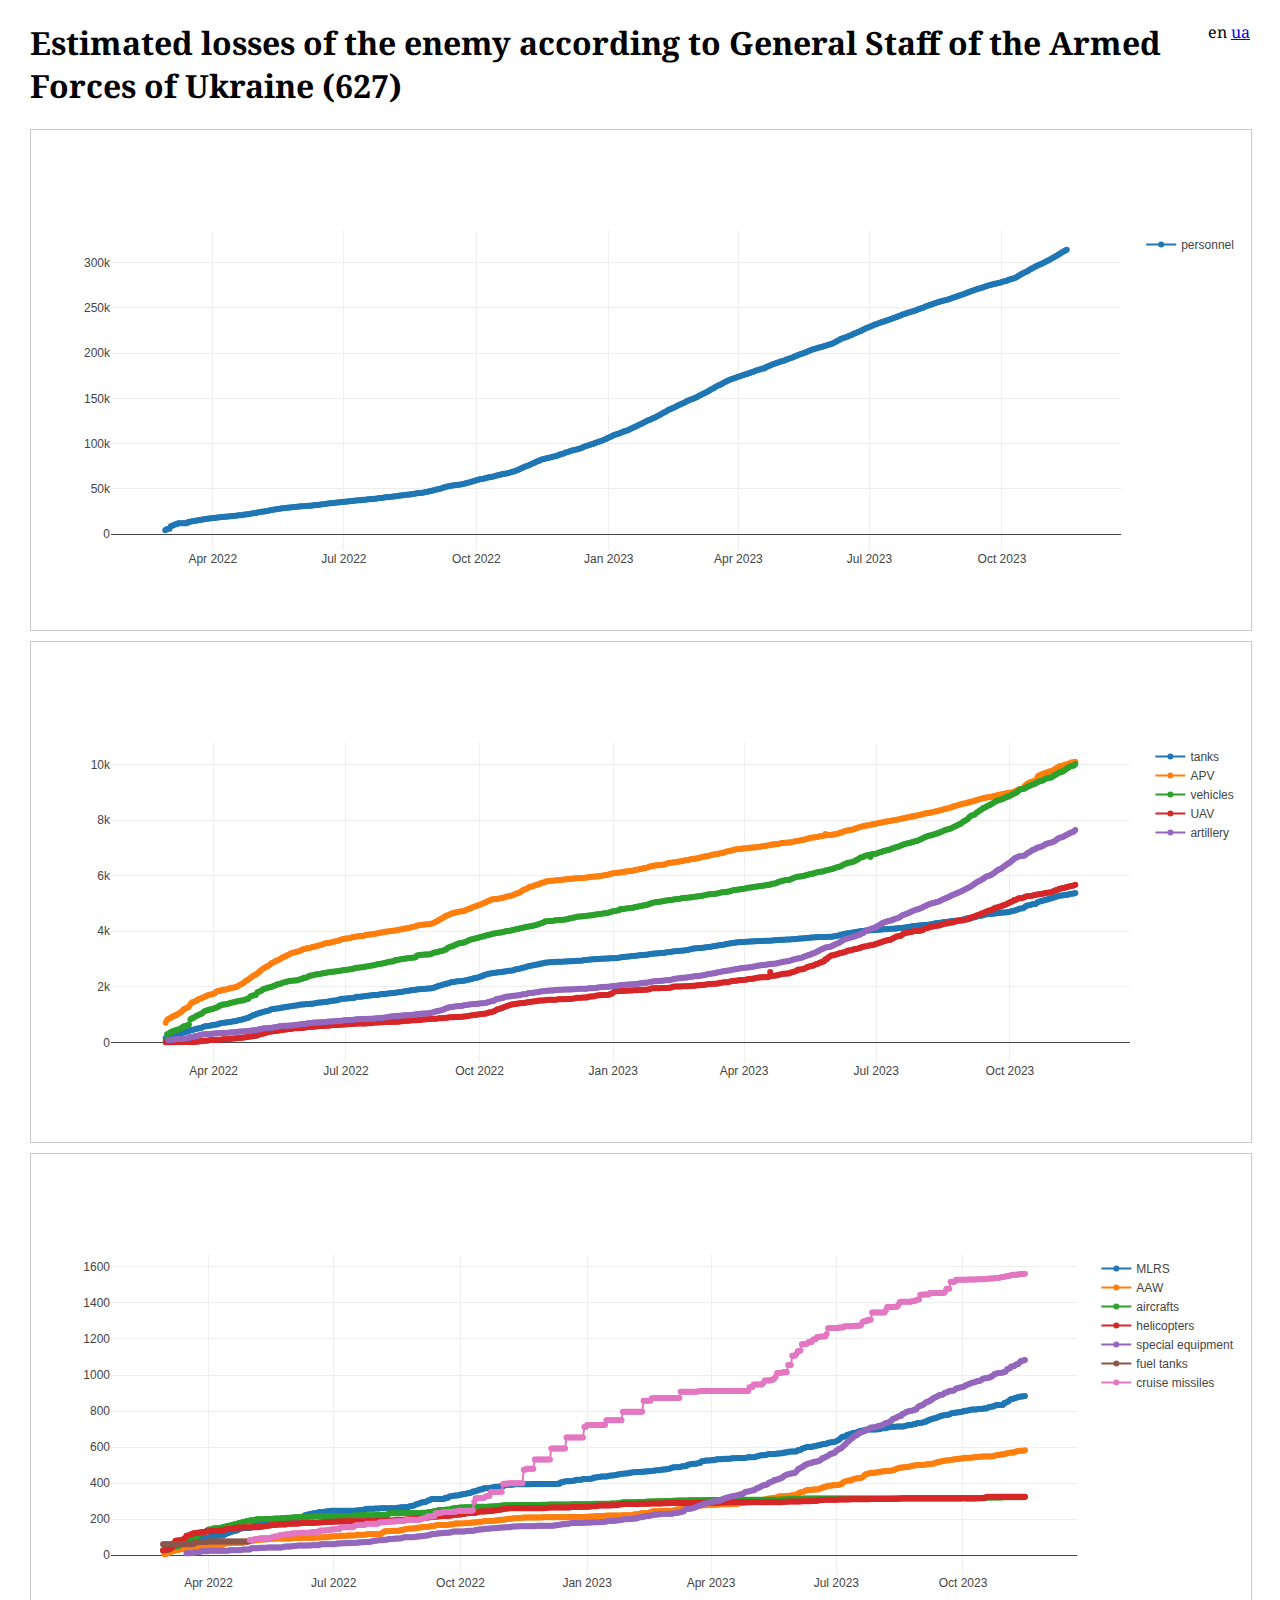
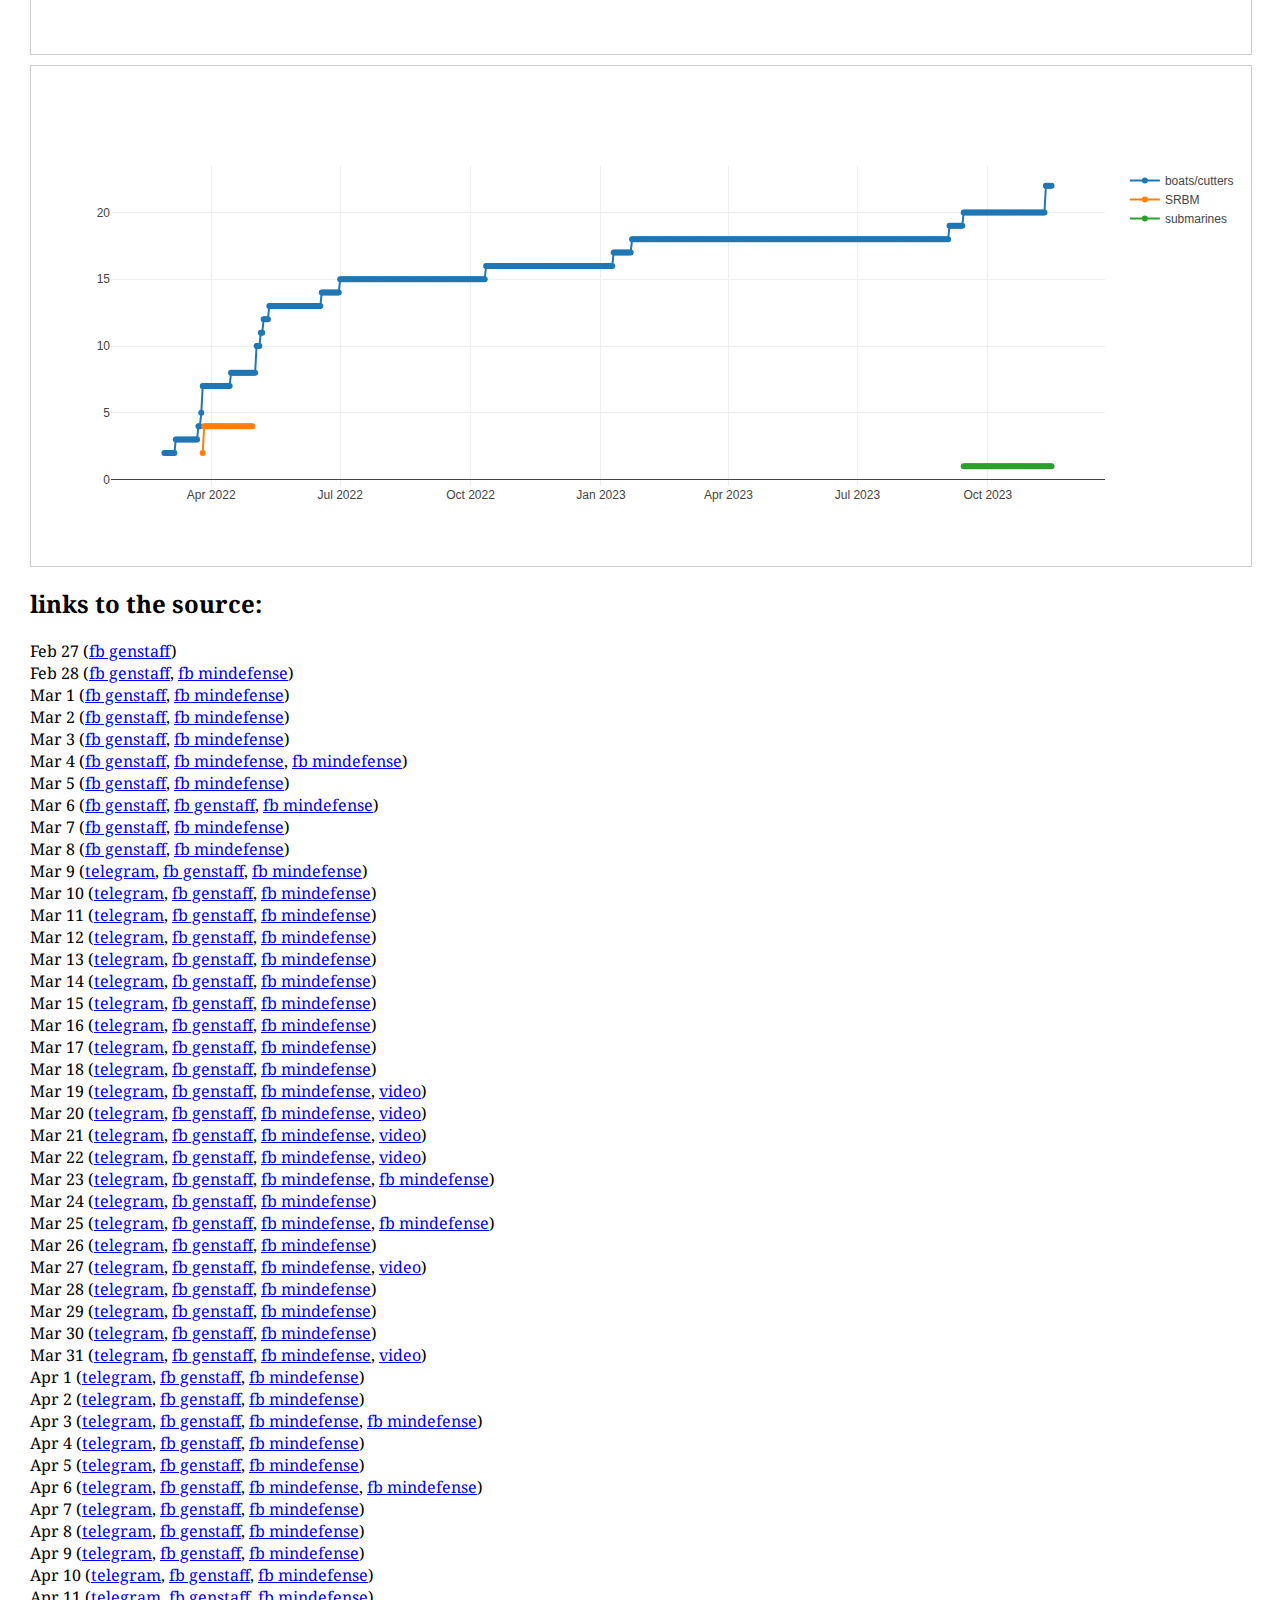
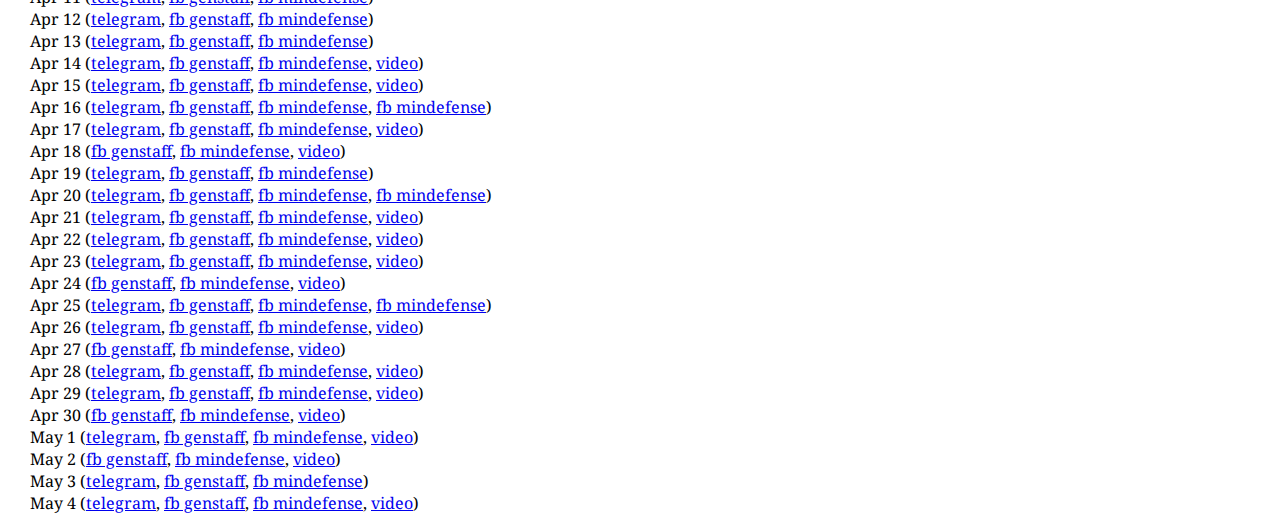
<file: en/index.html>
<!doctype html>
<html>
<head>
    <link rel="preconnect" href="https://fonts.googleapis.com">
    <link rel="preconnect" href="https://fonts.gstatic.com" crossorigin>
    <link href="https://fonts.googleapis.com/css2?family=Noto+Serif&display=swap" rel="stylesheet"> 

    <script src="https://cdn.plot.ly/plotly-2.9.0.min.js"></script>
    <link rel="stylesheet" href="/style.css">
    <title>Estimated losses of the enemy according to General Staff of the Armed Forces of Ukraine</title>
</head>
<body>
    <div class="lang-switcher">
        en
        <a href="/">ua</a>
    </div>
    <h1>Estimated losses of the enemy according to General Staff of the Armed Forces of Ukraine</h1>
    <div id="personnel" class="graph"></div>
    <div id="g1" class="graph"></div>
    <div id="g2" class="graph"></div>
    <div id="g3" class="graph"></div>

    <h2>links to the source:</h2>
    Feb 27 (<a href="https://www.facebook.com/GeneralStaff.ua/posts/260515142928238">fb genstaff</a>)<br>
    Feb 28 (<a href="https://www.facebook.com/GeneralStaff.ua/posts/261234016189684">fb genstaff</a>,
        <a href="https://www.facebook.com/MinistryofDefence.UA/posts/265981595714300">fb mindefense</a>)<br>
    Mar 1 (<a href="https://www.facebook.com/GeneralStaff.ua/posts/262011719445247">fb genstaff</a>,
        <a href="https://www.facebook.com/MinistryofDefence.UA/posts/266694132309713">fb mindefense</a>)<br>
    Mar 2 (<a href="https://www.facebook.com/GeneralStaff.ua/posts/262898602689892">fb genstaff</a>,
        <a href="https://www.facebook.com/MinistryofDefence.UA/posts/267457082233418">fb mindefense</a>)<br>
    Mar 3 (<a href="https://www.facebook.com/GeneralStaff.ua/posts/263658902613862">fb genstaff</a>,
        <a href="https://www.facebook.com/MinistryofDefence.UA/posts/268141448831648">fb mindefense</a>)<br>
    Mar 4 (<a href="https://www.facebook.com/GeneralStaff.ua/posts/264440332535719">fb genstaff</a>,
        <a href="https://www.facebook.com/MinistryofDefence.UA/posts/268788692100257">fb mindefense</a>,
        <a href="https://www.facebook.com/MinistryofDefence.UA/posts/269212588724534">fb mindefense</a>)<br>
    Mar 5 (<a href="https://www.facebook.com/GeneralStaff.ua/posts/265240652455687">fb genstaff</a>,
        <a href="https://www.facebook.com/MinistryofDefence.UA/posts/269461935366266">fb mindefense</a>)<br>
    Mar 6 (<a href="https://www.facebook.com/GeneralStaff.ua/posts/265977672381985">fb genstaff</a>,
        <a href="https://www.facebook.com/GeneralStaff.ua/posts/265993052380447">fb genstaff</a>,
        <a href="https://www.facebook.com/MinistryofDefence.UA/posts/270094831969643">fb mindefense</a>)<br>
    Mar 7 (<a href="https://www.facebook.com/GeneralStaff.ua/posts/266727035640382">fb genstaff</a>,
        <a href="https://www.facebook.com/MinistryofDefence.UA/posts/270748861904240">fb mindefense</a>)<br>
    Mar 8 (<a href="https://www.facebook.com/GeneralStaff.ua/posts/267473088899110">fb genstaff</a>,
        <a href="https://www.facebook.com/MinistryofDefence.UA/posts/271374005175059">fb mindefense</a>)<br>
    Mar 9 (<a href="https://t.me/ministry_of_defense_ua/3">telegram</a>,
        <a href="https://www.facebook.com/GeneralStaff.ua/posts/268322438814175">fb genstaff</a>,
        <a href="https://www.facebook.com/MinistryofDefence.UA/posts/272030405109419">fb mindefense</a>)<br>
    Mar 10 (<a href="https://t.me/ministry_of_defense_ua/50">telegram</a>,
        <a href="https://www.facebook.com/GeneralStaff.ua/posts/269079492071803">fb genstaff</a>,
        <a href="https://www.facebook.com/MinistryofDefence.UA/posts/272671305045329">fb mindefense</a>)<br>
    Mar 11 (<a href="https://t.me/ministry_of_defense_ua/93">telegram</a>,
        <a href="https://www.facebook.com/GeneralStaff.ua/posts/269861825326903">fb genstaff</a>,
        <a href="https://www.facebook.com/MinistryofDefence.UA/posts/273312644981195">fb mindefense</a>)<br>
    Mar 12 (<a href="https://t.me/ministry_of_defense_ua/145">telegram</a>,
        <a href="https://www.facebook.com/GeneralStaff.ua/posts/270664565246629">fb genstaff</a>,
        <a href="https://www.facebook.com/MinistryofDefence.UA/posts/273981528247640">fb mindefense</a>)<br>
    Mar 13 (<a href="https://t.me/ministry_of_defense_ua/191">telegram</a>,
        <a href="https://www.facebook.com/GeneralStaff.ua/posts/271337125179373">fb genstaff</a>,
        <a href="https://www.facebook.com/MinistryofDefence.UA/posts/274609648184828">fb mindefense</a>)<br>
    Mar 14 (<a href="https://t.me/ministry_of_defense_ua/240">telegram</a>,
        <a href="https://www.facebook.com/GeneralStaff.ua/posts/272076518438767">fb genstaff</a>,
        <a href="https://www.facebook.com/MinistryofDefence.UA/posts/275307574781702">fb mindefense</a>)<br>
    Mar 15 (<a href="https://t.me/ministry_of_defense_ua/278">telegram</a>,
        <a href="https://www.facebook.com/GeneralStaff.ua/posts/272746298371789">fb genstaff</a>,
        <a href="https://www.facebook.com/MinistryofDefence.UA/posts/275924214720038">fb mindefense</a>)<br>
    Mar 16 (<a href="https://t.me/ministry_of_defense_ua/322">telegram</a>,
        <a href="https://www.facebook.com/GeneralStaff.ua/posts/273550804958005">fb genstaff</a>,
        <a href="https://www.facebook.com/MinistryofDefence.UA/posts/276585821320544">fb mindefense</a>)<br>
    Mar 17 (<a href="https://t.me/ministry_of_defense_ua/371">telegram</a>,
        <a href="https://www.facebook.com/GeneralStaff.ua/posts/274359958210423">fb genstaff</a>,
        <a href="https://www.facebook.com/MinistryofDefence.UA/posts/277322574580202">fb mindefense</a>)<br>
    Mar 18 (<a href="https://t.me/ministry_of_defense_ua/421">telegram</a>,
        <a href="https://www.facebook.com/GeneralStaff.ua/posts/275116721468080">fb genstaff</a>,
        <a href="https://www.facebook.com/MinistryofDefence.UA/posts/277964324516027">fb mindefense</a>)<br>
    Mar 19 (<a href="https://t.me/ministry_of_defense_ua/458">telegram</a>,
        <a href="https://www.facebook.com/GeneralStaff.ua/posts/275903714722714">fb genstaff</a>,
        <a href="https://www.facebook.com/MinistryofDefence.UA/posts/278665924445867">fb mindefense</a>,
        <a href="https://www.facebook.com/watch/?v=505991047800413">video</a>)<br>
    Mar 20 (<a href="https://t.me/ministry_of_defense_ua/499">telegram</a>,
        <a href="https://www.facebook.com/GeneralStaff.ua/posts/276706371309115">fb genstaff</a>,
        <a href="https://www.facebook.com/MinistryofDefence.UA/posts/279385261040600">fb mindefense</a>,
        <a href="https://www.facebook.com/watch/?v=493069635783538">video</a>)<br>
    Mar 21 (<a href="https://t.me/ministry_of_defense_ua/542">telegram<a>,
        <a href="https://www.facebook.com/GeneralStaff.ua/posts/277392127907206">fb genstaff</a>,
        <a href="https://www.facebook.com/MinistryofDefence.UA/posts/280027834309676">fb mindefense</a>,
        <a href="https://www.facebook.com/watch/?v=545306497207350">video</a>)<br>
    Mar 22 (<a href="https://t.me/ministry_of_defense_ua/594">telegram<a>,
        <a href="https://www.facebook.com/GeneralStaff.ua/posts/278115861168166">fb genstaff</a>,
        <a href="https://www.facebook.com/MinistryofDefence.UA/posts/280728677572925">fb mindefense</a>,
        <a href="https://www.facebook.com/watch/?v=497134545280112">video</a>)<br>
    Mar 23 (<a href="https://t.me/ministry_of_defense_ua/635">telegram<a>,
        <a href="https://www.facebook.com/GeneralStaff.ua/posts/278823701097382">fb genstaff</a>,
        <a href="https://www.facebook.com/MinistryofDefence.UA/posts/281348894177570">fb mindefense</a>,
        <a href="https://www.facebook.com/watch/?v=2984879981822380">fb mindefense</a>)<br>
    Mar 24 (<a href="https://t.me/ministry_of_defense_ua/689">telegram<a>,
        <a href="https://www.facebook.com/GeneralStaff.ua/posts/279494771030275">fb genstaff</a>,
        <a href="https://www.facebook.com/MinistryofDefence.UA/posts/281953540783772">fb mindefense</a>)<br>
    Mar 25 (<a href="https://t.me/ministry_of_defense_ua/733">telegram<a>,
        <a href="https://www.facebook.com/GeneralStaff.ua/posts/280272704285815">fb genstaff</a>,
        <a href="https://www.facebook.com/MinistryofDefence.UA/posts/282640527381740">fb mindefense</a>,
        <a href="https://www.facebook.com/watch/?v=522516659301431">fb mindefense</a>)<br>
    Mar 26 (<a href="https://t.me/ministry_of_defense_ua/781">telegram<a>,
        <a href="https://www.facebook.com/GeneralStaff.ua/posts/281000367546382">fb genstaff</a>,
        <a href="https://www.facebook.com/MinistryofDefence.UA/posts/283299610649165">fb mindefense</a>)<br>
    Mar 27 (<a href="https://t.me/ministry_of_defense_ua/812">telegram<a>,
        <a href="https://www.facebook.com/GeneralStaff.ua/posts/281685497477869">fb genstaff</a>,
        <a href="https://www.facebook.com/MinistryofDefence.UA/posts/283932627252530">fb mindefense</a>,
        <a href="https://www.facebook.com/watch/?v=330599489103091">video</a>)<br>
    Mar 28 (<a href="https://t.me/ministry_of_defense_ua/843">telegram<a>,
        <a href="https://www.facebook.com/GeneralStaff.ua/posts/282429330736819">fb genstaff</a>,
        <a href="https://www.facebook.com/MinistryofDefence.UA/posts/284623600516766">fb mindefense</a>)<br>
    Mar 29 (<a href="https://t.me/ministry_of_defense_ua/881">telegram<a>,
        <a href="https://www.facebook.com/GeneralStaff.ua/posts/283098780669874">fb genstaff</a>,
        <a href="https://www.facebook.com/MinistryofDefence.UA/posts/285225233789936">fb mindefense</a>)<br>
    Mar 30 (<a href="https://t.me/ministry_of_defense_ua/901">telegram<a>,
        <a href="https://www.facebook.com/GeneralStaff.ua/posts/283844427261976">fb genstaff</a>,
        <a href="https://www.facebook.com/MinistryofDefence.UA/posts/285923280386798">fb mindefense</a>)<br>
    Mar 31 (<a href="https://t.me/ministry_of_defense_ua/930">telegram<a>,
        <a href="https://www.facebook.com/GeneralStaff.ua/posts/284548243858261">fb genstaff</a>,
        <a href="https://www.facebook.com/MinistryofDefence.UA/posts/285225233789936">fb mindefense</a>,
        <a href="https://www.facebook.com/watch/?v=1278456212680100">video</a>)<br>
    Apr 1 (<a href="https://t.me/ministry_of_defense_ua/967">telegram<a>,
        <a href="https://www.facebook.com/GeneralStaff.ua/posts/285369043776181">fb genstaff</a>,
        <a href="https://www.facebook.com/MinistryofDefence.UA/posts/287299090249217">fb mindefense</a>)<br>
    Apr 2 (<a href="https://t.me/ministry_of_defense_ua/981">telegram<a>,
        <a href="https://www.facebook.com/GeneralStaff.ua/posts/286062397040179">fb genstaff</a>,
        <a href="https://www.facebook.com/MinistryofDefence.UA/posts/287937886852004">fb mindefense</a>)<br>
    Apr 3 (<a href="https://t.me/ministry_of_defense_ua/1019">telegram<a>,
        <a href="https://www.facebook.com/GeneralStaff.ua/posts/286790216967397">fb genstaff</a>,
        <a href="https://www.facebook.com/MinistryofDefence.UA/posts/288621343450325">fb mindefense</a>,
        <a href="https://www.facebook.com/watch/?v=548991696505004">fb mindefense</a>)<br>
    Apr 4 (<a href="https://t.me/ministry_of_defense_ua/1045">telegram<a>,
        <a href="https://www.facebook.com/GeneralStaff.ua/posts/287453860234366">fb genstaff</a>,
        <a href="https://www.facebook.com/MinistryofDefence.UA/posts/289251220054004">fb mindefense</a>)<br>
    Apr 5 (<a href="https://t.me/ministry_of_defense_ua/1066">telegram<a>,
        <a href="https://www.facebook.com/GeneralStaff.ua/posts/288127200167032">fb genstaff</a>,
        <a href="https://www.facebook.com/MinistryofDefence.UA/posts/289883389990787">fb mindefense</a>)<br>
    Apr 6 (<a href="https://t.me/ministry_of_defense_ua/1090">telegram<a>,
        <a href="https://www.facebook.com/GeneralStaff.ua/posts/288886993424386">fb genstaff</a>,
        <a href="https://www.facebook.com/MinistryofDefence.UA/posts/290563356589457">fb mindefense</a>,
        <a href="https://www.facebook.com/watch/?v=294230399524936">fb mindefense</a>)<br>
    Apr 7 (<a href="https://t.me/ministry_of_defense_ua/1099">telegram<a>,
        <a href="https://www.facebook.com/GeneralStaff.ua/posts/289635890016163">fb genstaff</a>,
        <a href="https://www.facebook.com/MinistryofDefence.UA/posts/291213966524396">fb mindefense</a>)<br>
    Apr 8 (<a href="https://t.me/ministry_of_defense_ua/1145">telegram<a>,
        <a href="https://www.facebook.com/GeneralStaff.ua/posts/290383523274733">fb genstaff</a>,
        <a href="https://www.facebook.com/MinistryofDefence.UA/posts/291882863124173">fb mindefense</a>)<br>
    Apr 9 (<a href="https://t.me/ministry_of_defense_ua/1166">telegram<a>,
        <a href="https://www.facebook.com/GeneralStaff.ua/posts/291029183210167">fb genstaff</a>,
        <a href="https://www.facebook.com/MinistryofDefence.UA/posts/292538296391963">fb mindefense</a>)<br>
    Apr 10 (<a href="https://t.me/ministry_of_defense_ua/1182">telegram<a>,
        <a href="https://www.facebook.com/GeneralStaff.ua/posts/291767043136381">fb genstaff</a>,
        <a href="https://www.facebook.com/MinistryofDefence.UA/posts/293255226320270">fb mindefense</a>)<br>
    Apr 11 (<a href="https://t.me/ministry_of_defense_ua/1196">telegram<a>,
        <a href="https://www.facebook.com/GeneralStaff.ua/posts/292388713074214">fb genstaff</a>,
        <a href="https://www.facebook.com/MinistryofDefence.UA/posts/293891699589956">fb mindefense</a>)<br>
    Apr 12 (<a href="https://t.me/ministry_of_defense_ua/1213">telegram<a>,
        <a href="https://www.facebook.com/GeneralStaff.ua/posts/293093759670376">fb genstaff</a>,
        <a href="https://www.facebook.com/MinistryofDefence.UA/posts/294589836186809">fb mindefense</a>)<br>
    Apr 13 (<a href="https://t.me/ministry_of_defense_ua/1225">telegram<a>,
        <a href="https://www.facebook.com/GeneralStaff.ua/posts/293815602931525">fb genstaff</a>,
        <a href="https://www.facebook.com/MinistryofDefence.UA/posts/295247676121025">fb mindefense</a>)<br>
    Apr 14 (<a href="https://t.me/ministry_of_defense_ua/1253">telegram<a>,
        <a href="https://www.facebook.com/GeneralStaff.ua/posts/294545416191877">fb genstaff</a>,
        <a href="https://www.facebook.com/MinistryofDefence.UA/posts/295952562717203">fb mindefense</a>,
        <a href="https://www.facebook.com/watch/?v=674827357065724">video</a>)<br>
    Apr 15 (<a href="https://t.me/ministry_of_defense_ua/1267">telegram<a>,
        <a href="https://www.facebook.com/GeneralStaff.ua/posts/295293462783739">fb genstaff</a>,
        <a href="https://www.facebook.com/MinistryofDefence.UA/posts/296662599312866">fb mindefense</a>,
        <a href="https://www.facebook.com/watch/?v=445393257344786">video</a>)<br>
    Apr 16 (<a href="https://t.me/ministry_of_defense_ua/1285">telegram<a>,
        <a href="https://www.facebook.com/GeneralStaff.ua/posts/295956466050772">fb genstaff</a>,
        <a href="https://www.facebook.com/MinistryofDefence.UA/posts/297315529247573">fb mindefense</a>,
        <a href="https://www.facebook.com/watch/?v=406280207595975">fb mindefense</a>)<br>
    Apr 17 (<a href="https://t.me/ministry_of_defense_ua/1294">telegram<a>,
        <a href="https://www.facebook.com/GeneralStaff.ua/posts/296631729316579">fb genstaff</a>,
        <a href="https://www.facebook.com/MinistryofDefence.UA/posts/297941089185017">fb mindefense</a>,
        <a href="https://www.facebook.com/watch/?v=668134807608362">video</a>)<br>
    Apr 18 (<a href="https://www.facebook.com/GeneralStaff.ua/posts/297393359240416">fb genstaff</a>,
        <a href="https://www.facebook.com/MinistryofDefence.UA/posts/298624602449999">fb mindefense</a>,
        <a href="https://www.facebook.com/watch/?v=2752414421733785">video</a>)<br>
    Apr 19 (<a href="https://t.me/ministry_of_defense_ua/1307">telegram<a>,
        <a href="https://www.facebook.com/GeneralStaff.ua/posts/298124109167341">fb genstaff</a>,
        <a href="https://www.facebook.com/MinistryofDefence.UA/posts/299215549057571">fb mindefense</a>)<br>
    Apr 20 (<a href="https://t.me/ministry_of_defense_ua/1325">telegram<a>,
        <a href="https://www.facebook.com/GeneralStaff.ua/posts/298884699091282">fb genstaff</a>,
        <a href="https://www.facebook.com/MinistryofDefence.UA/posts/299900388989087">fb mindefense</a>,
        <a href="https://www.facebook.com/watch/?v=7216837075056270">fb mindefense</a>)<br>
    Apr 21 (<a href="https://t.me/ministry_of_defense_ua/1343">telegram<a>,
        <a href="https://www.facebook.com/GeneralStaff.ua/posts/299547459025006">fb genstaff</a>,
        <a href="https://www.facebook.com/MinistryofDefence.UA/posts/300545655591227">fb mindefense</a>,
        <a href="https://www.facebook.com/watch/?v=1432518513875267">video</a>)<br>
    Apr 22 (<a href="https://t.me/ministry_of_defense_ua/1352">telegram<a>,
        <a href="https://www.facebook.com/GeneralStaff.ua/posts/300239972289088">fb genstaff</a>,
        <a href="https://www.facebook.com/MinistryofDefence.UA/posts/301182535527539">fb mindefense</a>,
        <a href="https://www.facebook.com/watch/?v=579972110511286">video</a>)<br>
    Apr 23 (<a href="https://t.me/ministry_of_defense_ua/1367">telegram<a>,
        <a href="https://www.facebook.com/GeneralStaff.ua/posts/300970152216070">fb genstaff</a>,
        <a href="https://www.facebook.com/MinistryofDefence.UA/posts/301832242129235">fb mindefense</a>,
        <a href="https://www.facebook.com/watch/?v=1155962821821855">video</a>)<br>
    Apr 24 (<a href="https://www.facebook.com/GeneralStaff.ua/posts/301686115477807">fb genstaff</a>,
        <a href="https://www.facebook.com/MinistryofDefence.UA/posts/302477642064695">fb mindefense</a>,
        <a href="https://www.facebook.com/watch/?v=718081152654751">video</a>)<br>
    Apr 25 (<a href="https://t.me/ministry_of_defense_ua/1383">telegram<a>,
        <a href="https://www.facebook.com/GeneralStaff.ua/posts/302410012072084">fb genstaff</a>,
        <a href="https://www.facebook.com/MinistryofDefence.UA/posts/303418051970654">fb mindefense</a>,
        <a href="https://www.facebook.com/watch/?v=999142770742434">fb mindefense</a>)<br>
    Apr 26 (<a href="https://t.me/ministry_of_defense_ua/1392">telegram<a>,
        <a href="https://www.facebook.com/GeneralStaff.ua/posts/303114745334944">fb genstaff</a>,
        <a href="https://www.facebook.com/MinistryofDefence.UA/posts/304091018570024">fb mindefense</a>,
        <a href="https://www.facebook.com/watch/?v=978610073015842">video</a>)<br>
    Apr 27 (<a href="https://www.facebook.com/GeneralStaff.ua/posts/303831661929919">fb genstaff</a>,
        <a href="https://www.facebook.com/MinistryofDefence.UA/posts/304771771835282">fb mindefense</a>,
        <a href="https://www.facebook.com/watch/?v=1010088629631749">video</a>)<br>
    Apr 28 (<a href="https://t.me/ministry_of_defense_ua/1407">telegram<a>,
        <a href="https://www.facebook.com/GeneralStaff.ua/posts/304510485195370">fb genstaff</a>,
        <a href="https://www.facebook.com/MinistryofDefence.UA/posts/305388231773636">fb mindefense</a>,
        <a href="https://www.facebook.com/watch/?v=401853938391709">video</a>)<br>
    Apr 29 (<a href="https://t.me/ministry_of_defense_ua/1419">telegram<a>,
        <a href="https://www.facebook.com/GeneralStaff.ua/posts/305156411797444">fb genstaff</a>,
        <a href="https://www.facebook.com/MinistryofDefence.UA/posts/305998248379301">fb mindefense</a>,
        <a href="https://www.facebook.com/watch/?v=5367594029939501">video</a>)<br>
    Apr 30 (<a href="https://www.facebook.com/GeneralStaff.ua/posts/305928361720249">fb genstaff</a>,
        <a href="https://www.facebook.com/MinistryofDefence.UA/posts/306657248313401">fb mindefense</a>,
        <a href="https://www.facebook.com/watch/?v=383635966998460">video</a>)<br>
    May 1 (<a href="https://t.me/ministry_of_defense_ua/1433">telegram<a>,
        <a href="https://www.facebook.com/GeneralStaff.ua/posts/306648038314948">fb genstaff</a>,
        <a href="https://www.facebook.com/MinistryofDefence.UA/posts/307336598245466">fb mindefense</a>,
        <a href="https://www.facebook.com/watch/?v=1687145928291729">video</a>)<br>
    May 2 (<a href="https://www.facebook.com/GeneralStaff.ua/posts/307354801577605">fb genstaff</a>,
        <a href="https://www.facebook.com/MinistryofDefence.UA/posts/308007821511677">fb mindefense</a>,
        <a href="https://www.facebook.com/watch/?v=838386890883206">video</a>)<br>
    May 3 (<a href="https://t.me/ministry_of_defense_ua/1460">telegram<a>,
        <a href="https://www.facebook.com/GeneralStaff.ua/posts/308177864828632">fb genstaff</a>,
        <a href="https://www.facebook.com/MinistryofDefence.UA/posts/308718208107305">fb mindefense</a>)<br>
    May 4 (<a href="https://t.me/ministry_of_defense_ua/1475">telegram<a>,
        <a href="https://www.facebook.com/GeneralStaff.ua/posts/308947661418319">fb genstaff</a>,
        <a href="https://www.facebook.com/MinistryofDefence.UA/posts/309397948039331">fb mindefense</a>,
        <a href="https://www.facebook.com/watch/?v=660493151711180">video</a>)<br>

    <script src="/script.js"></script>
</body>
</html>
</file>
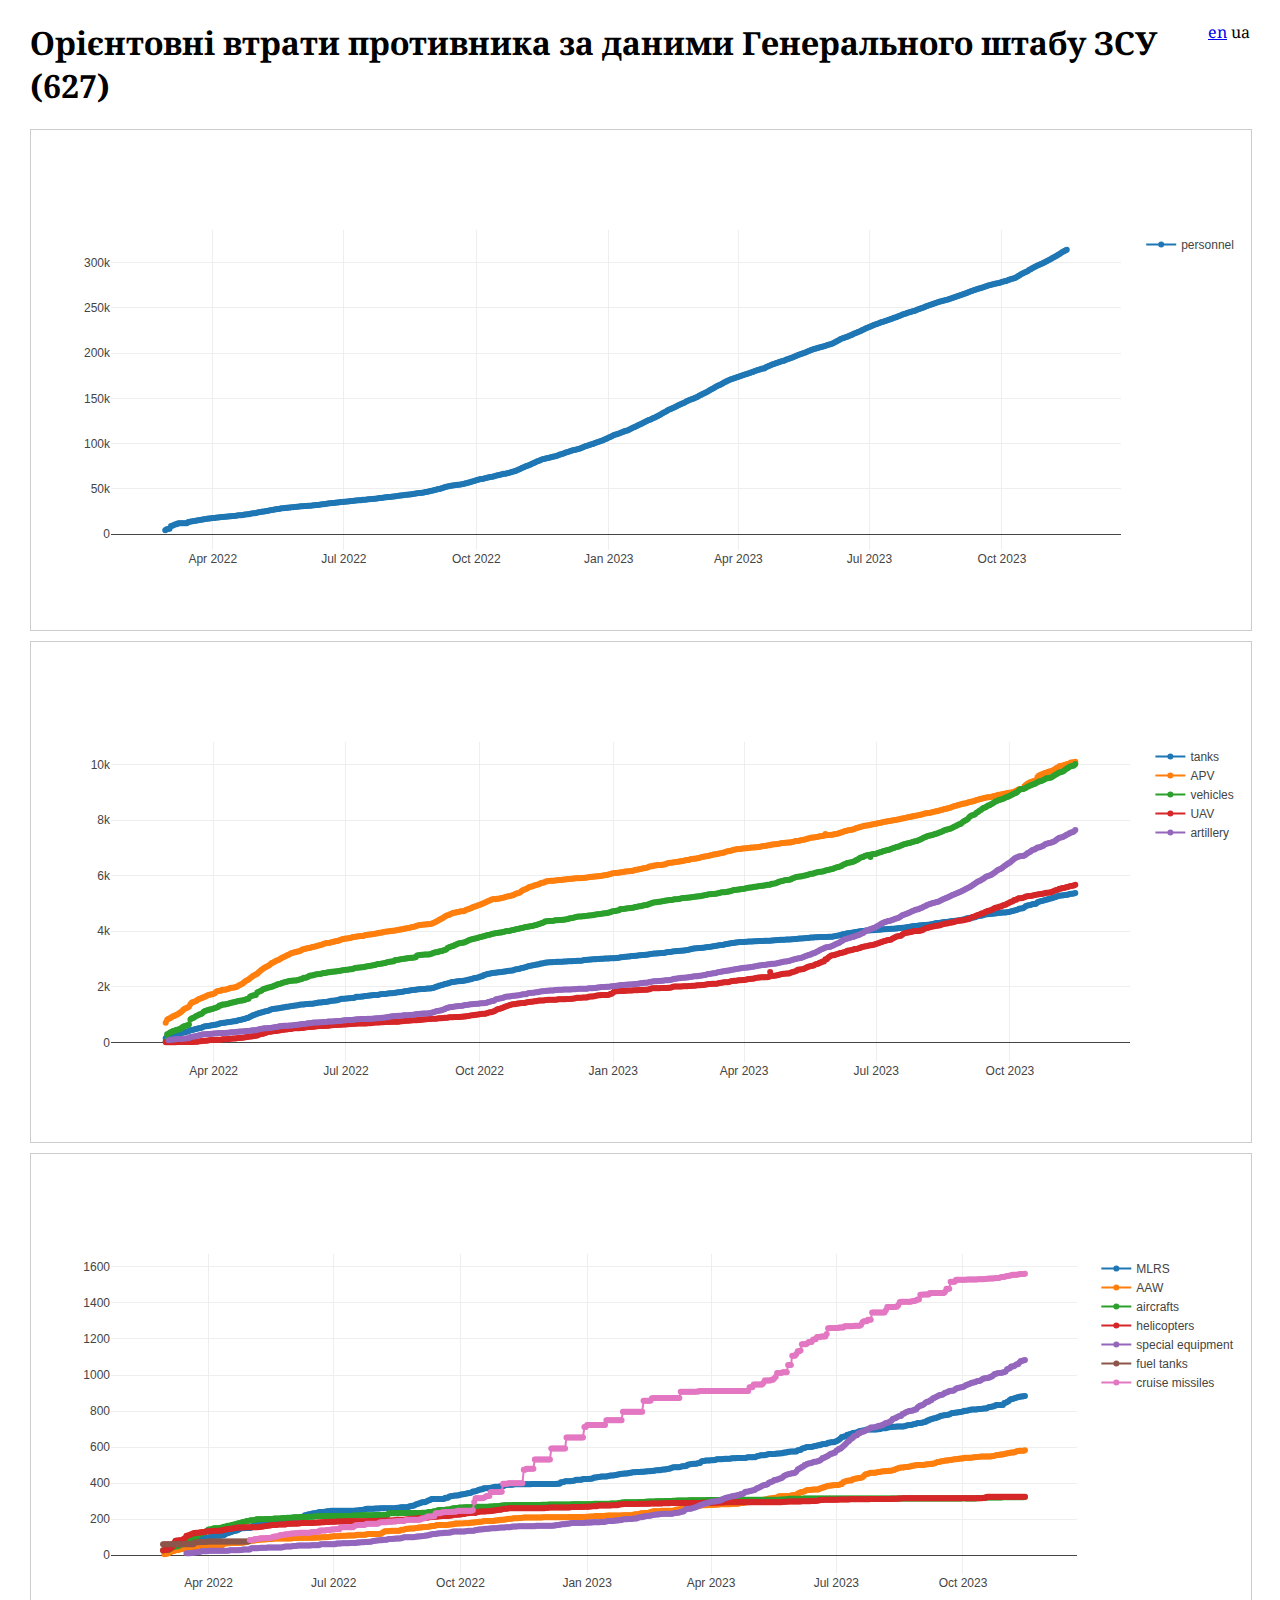
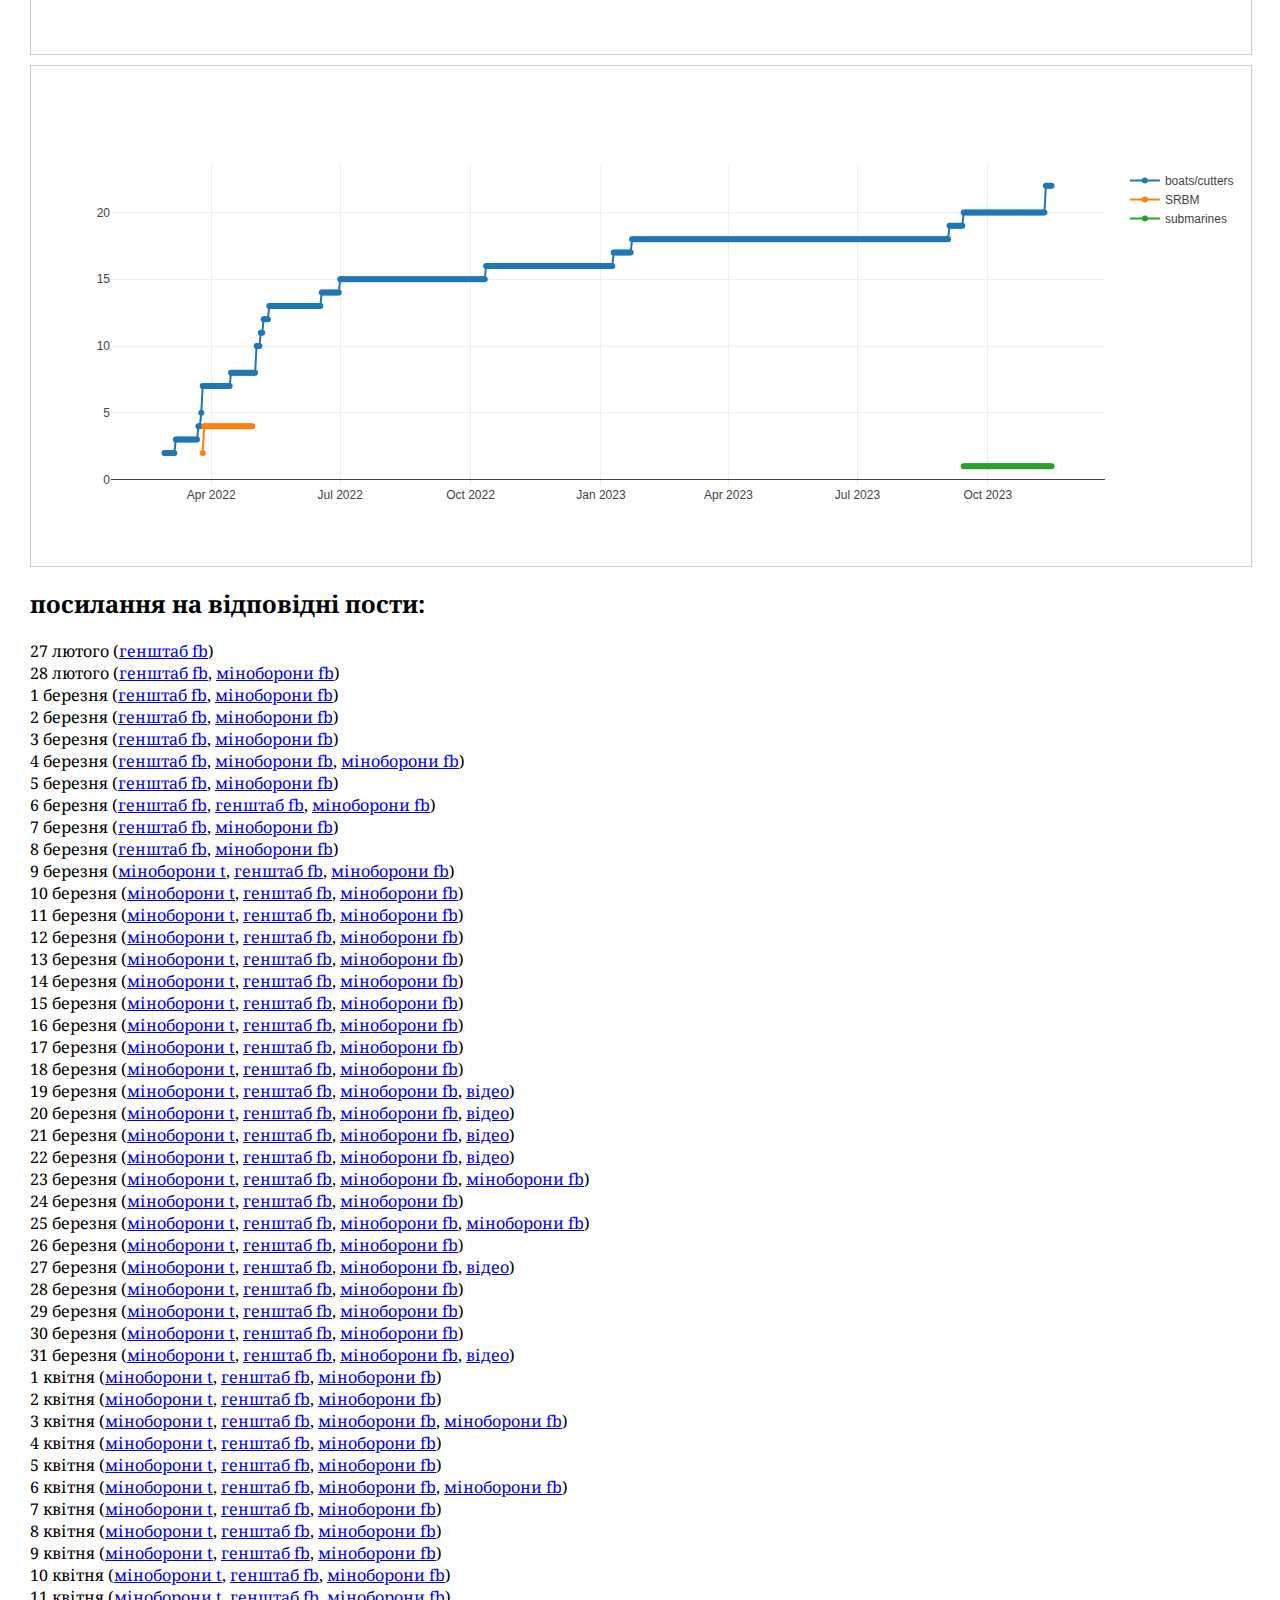
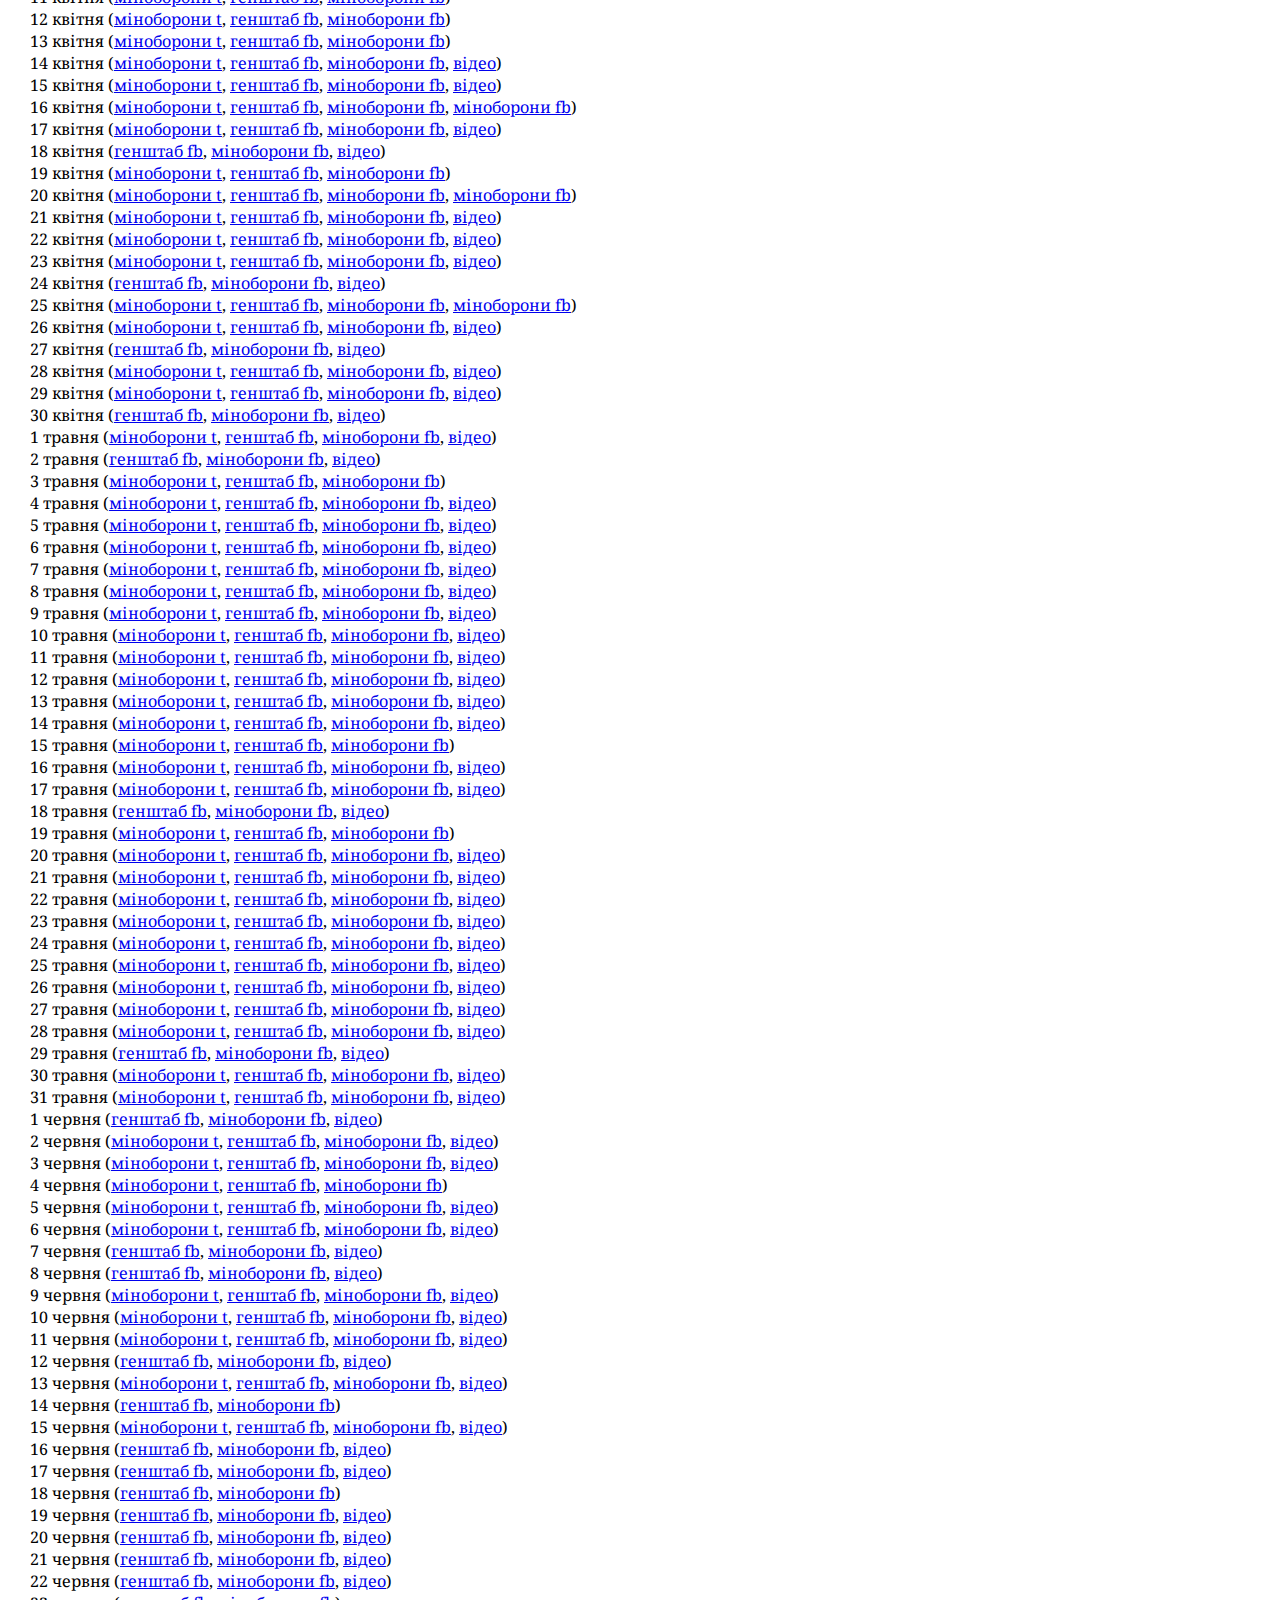
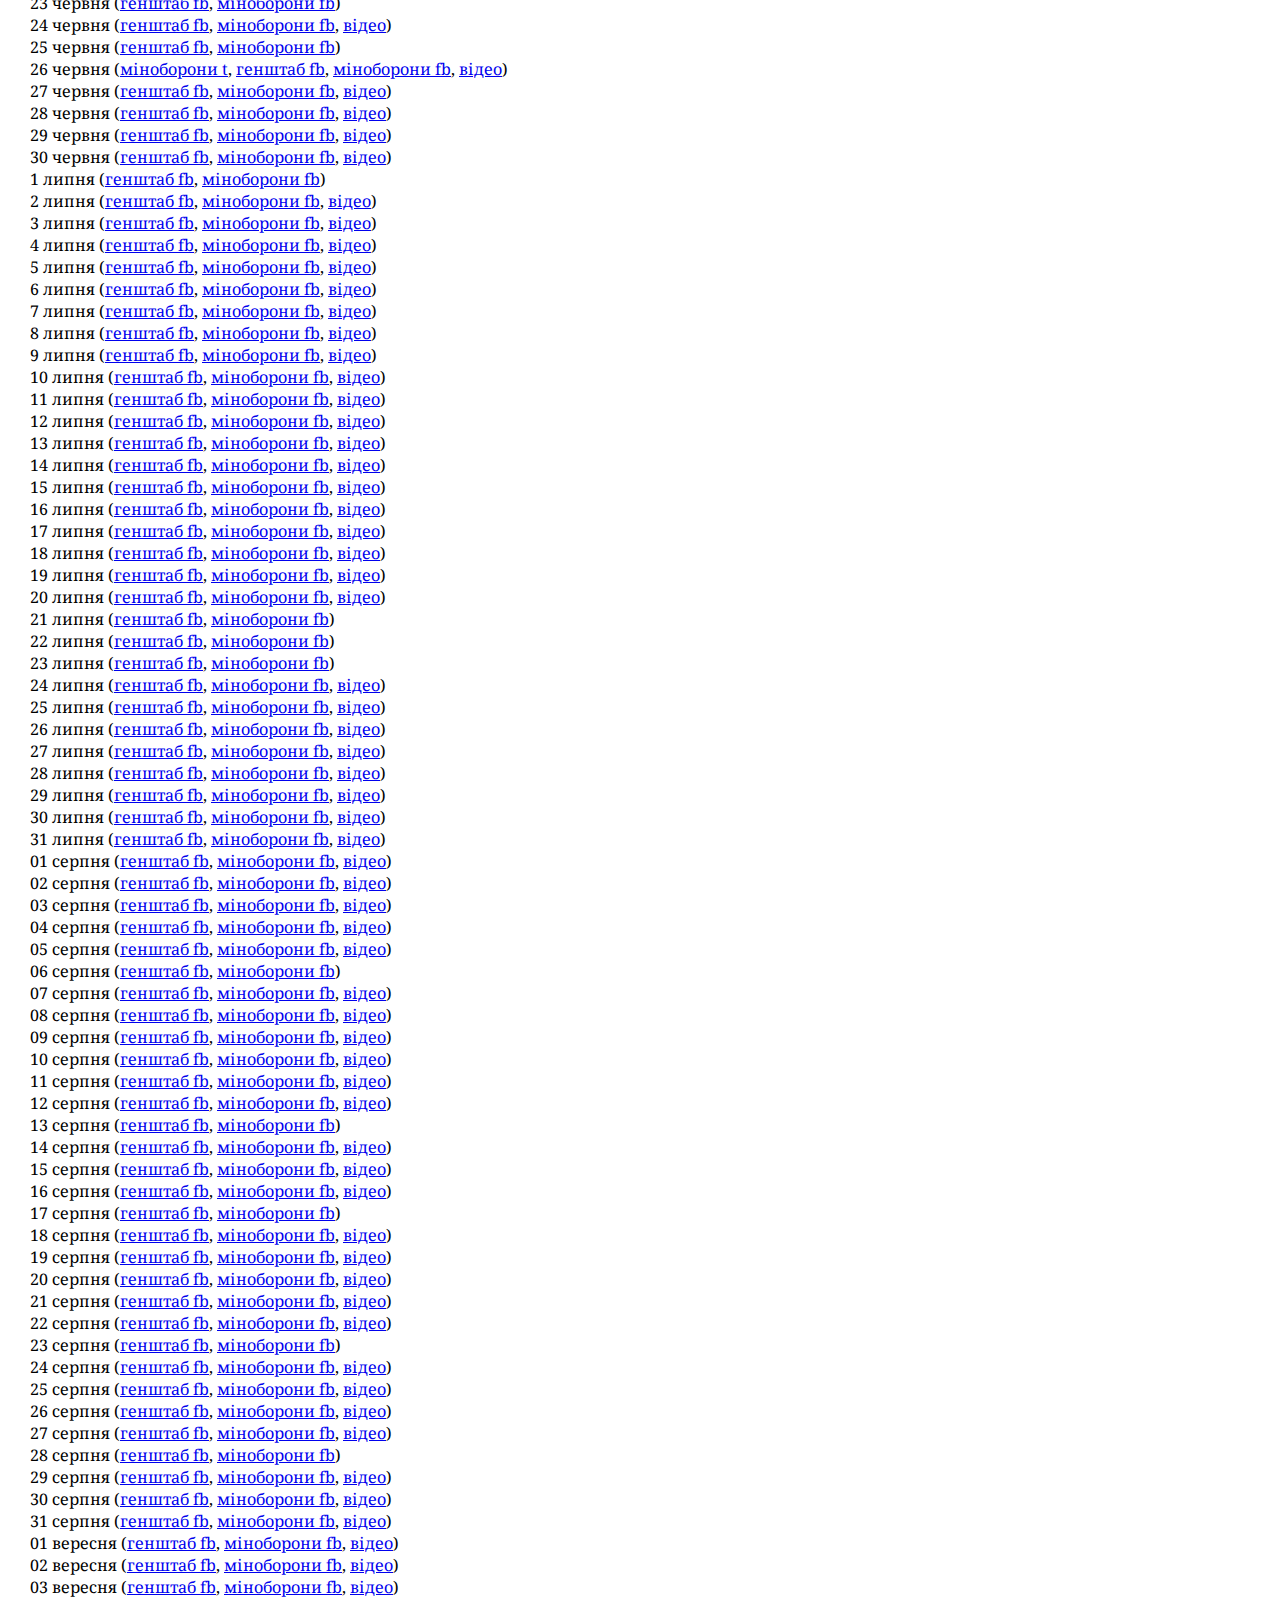
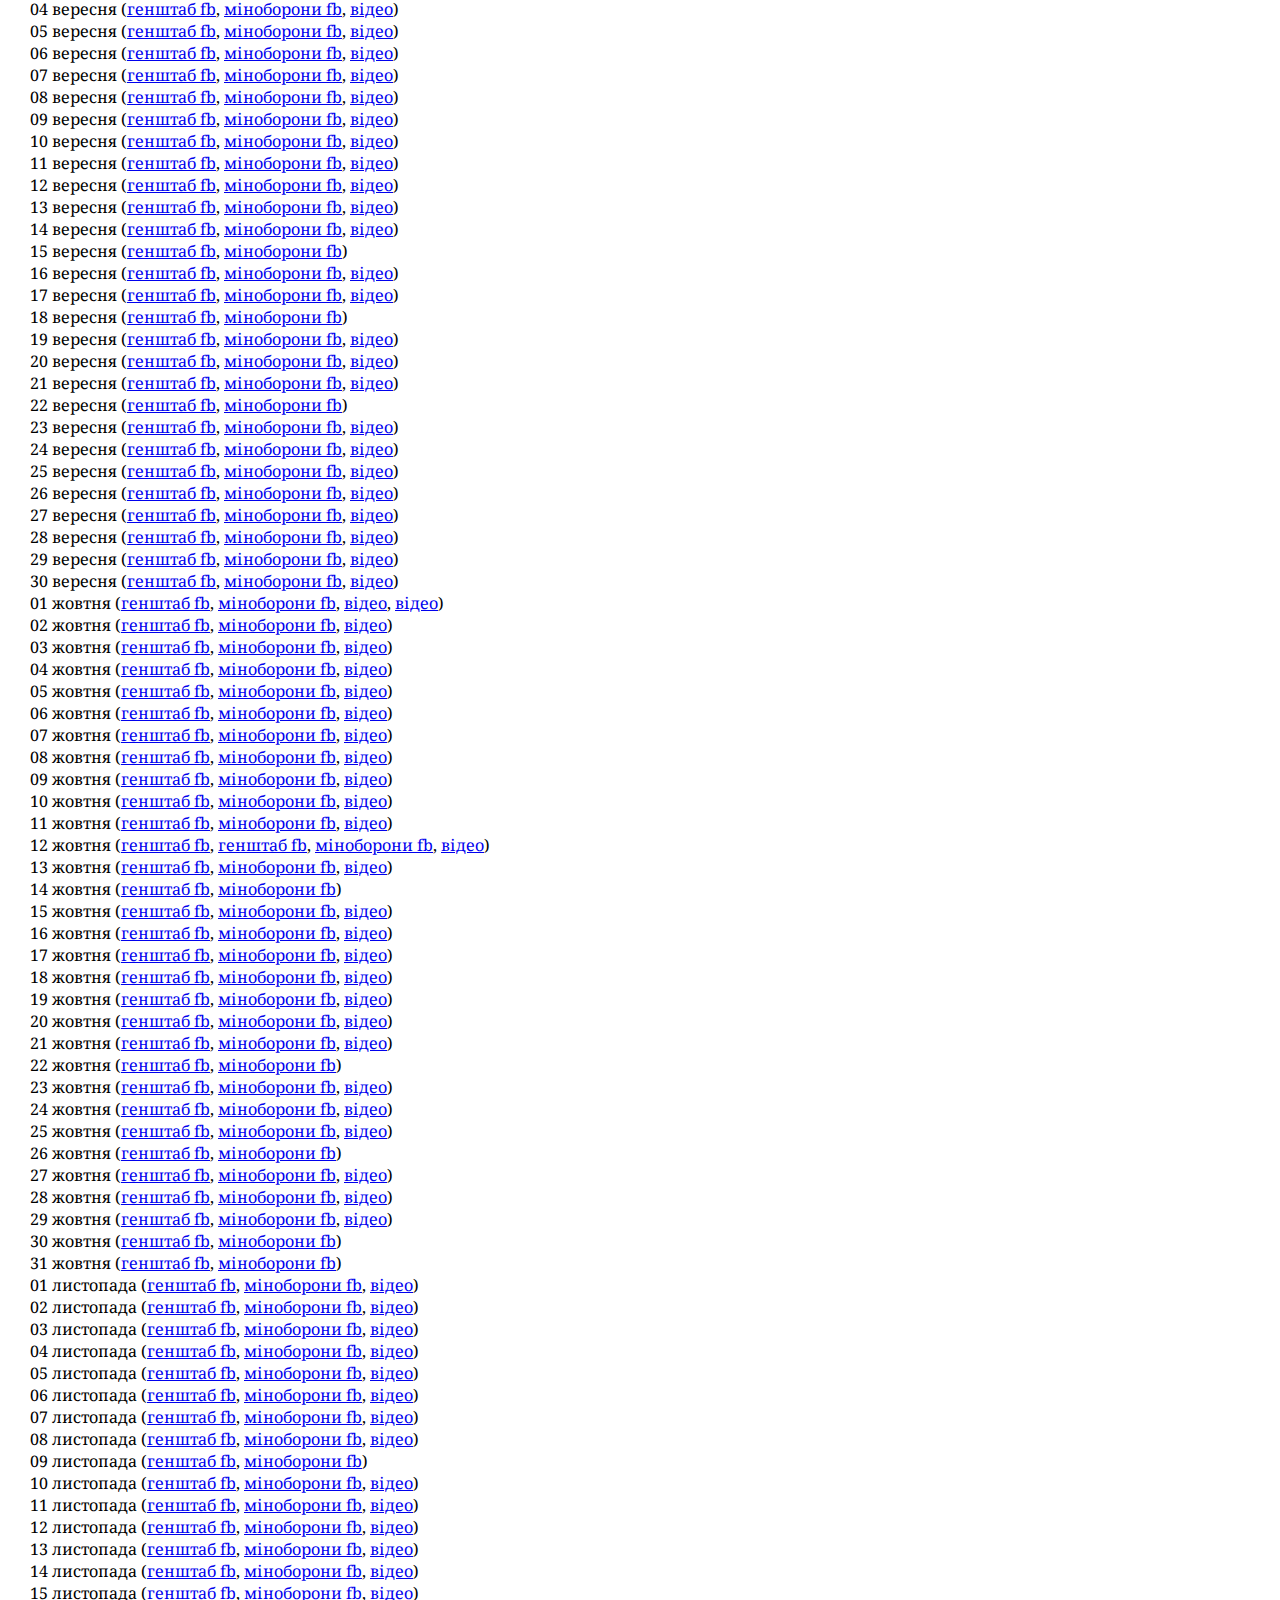
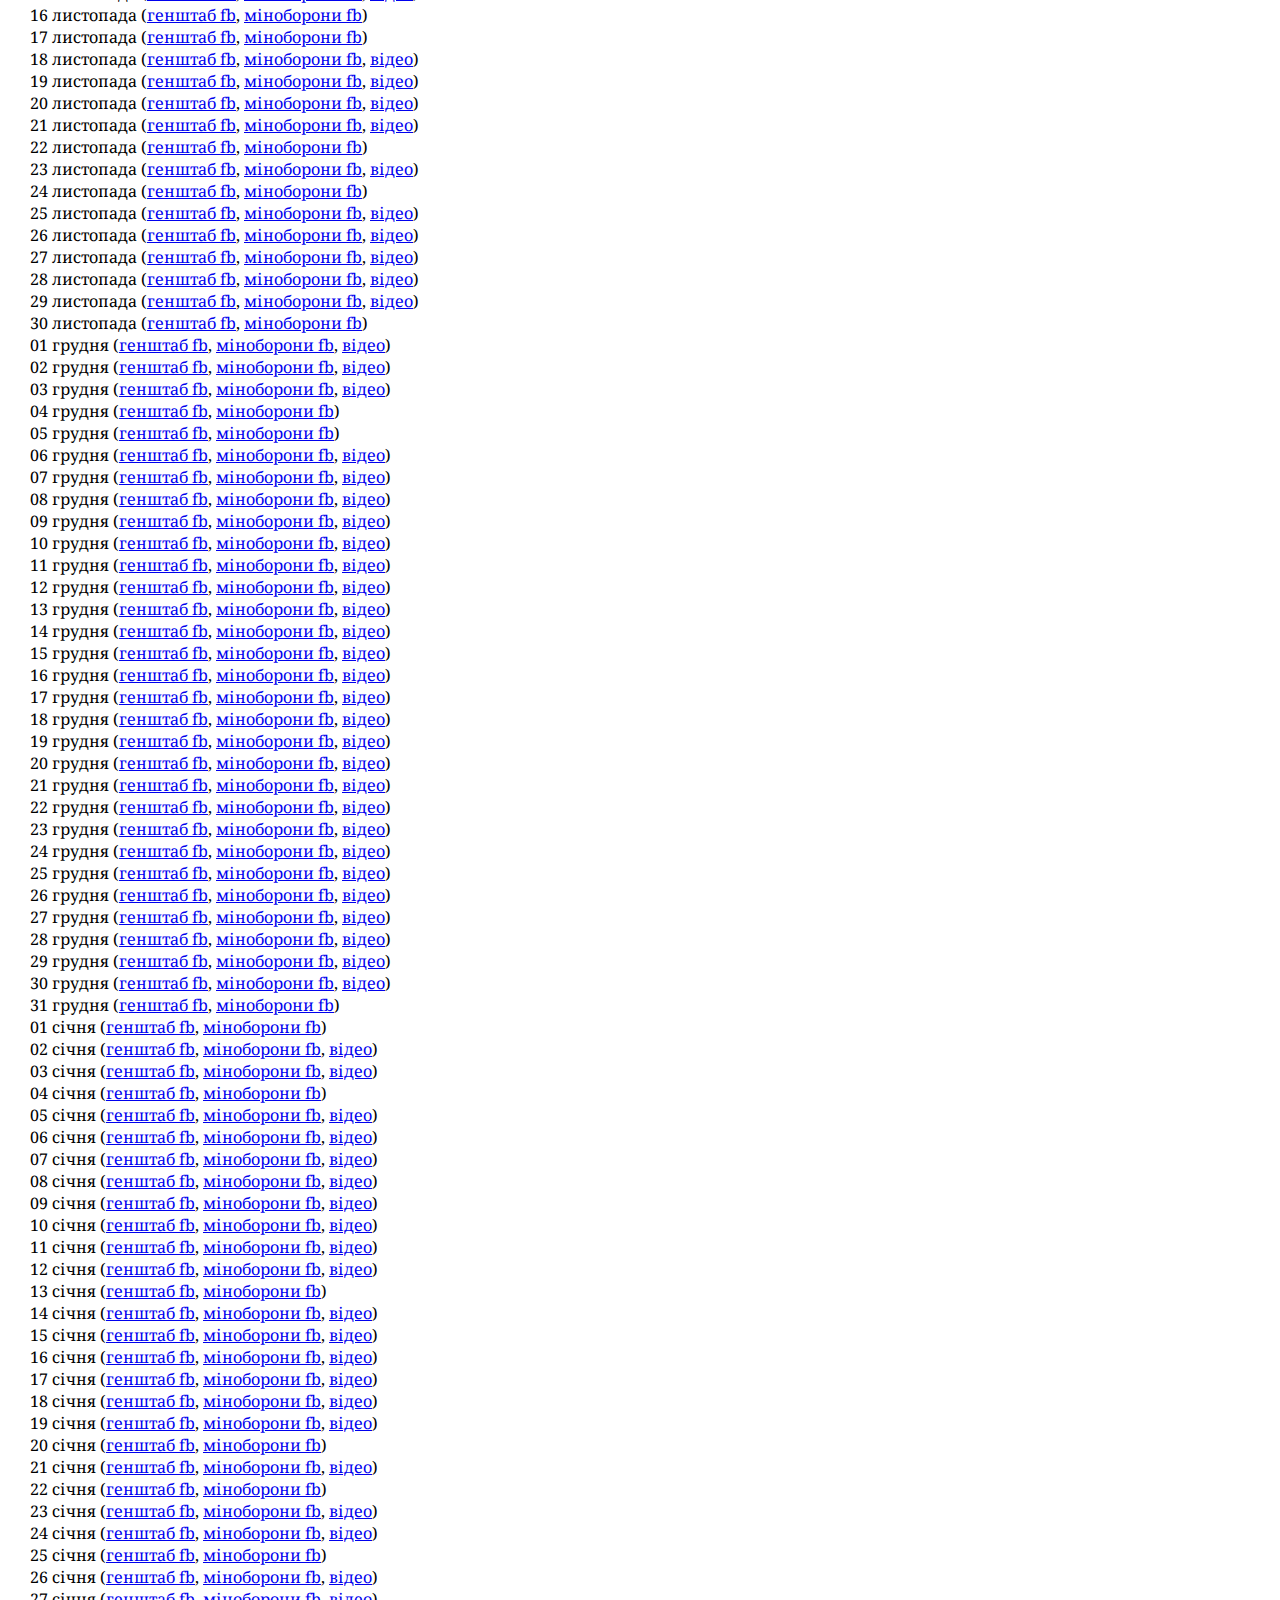
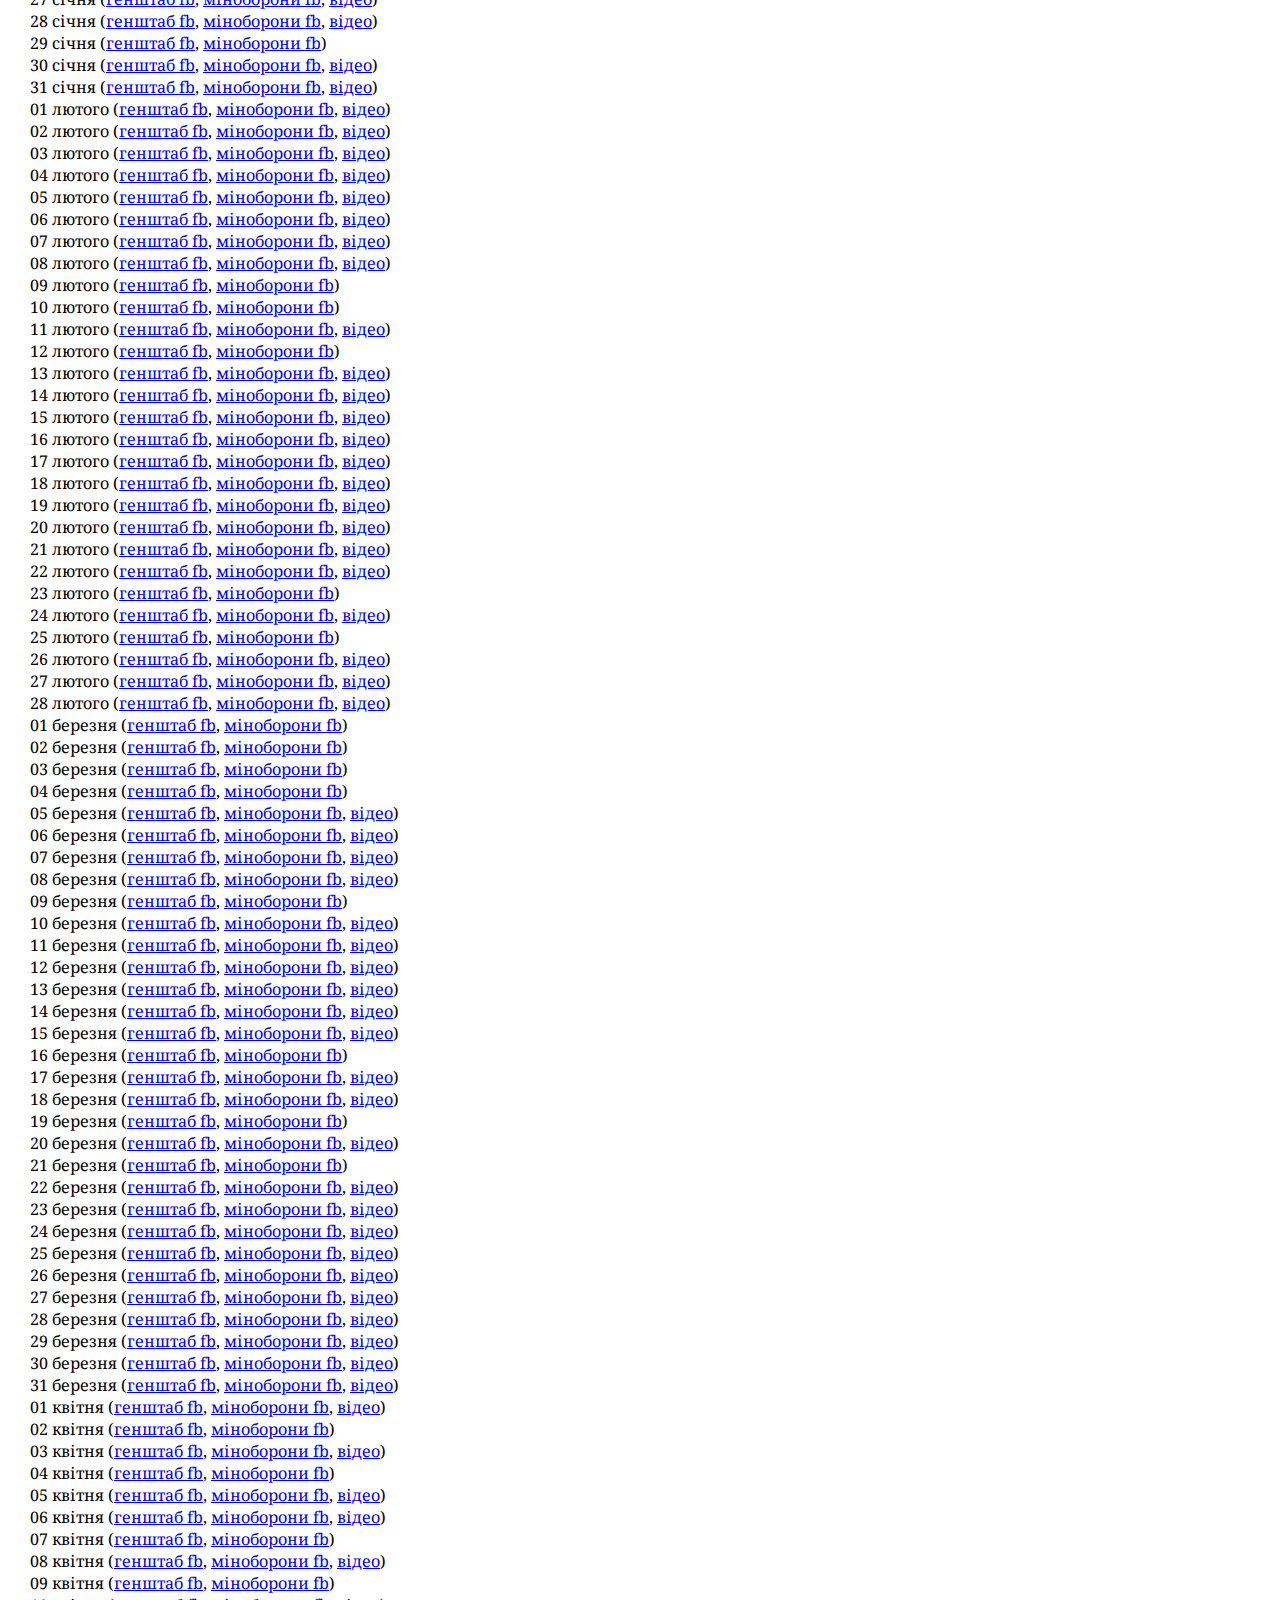
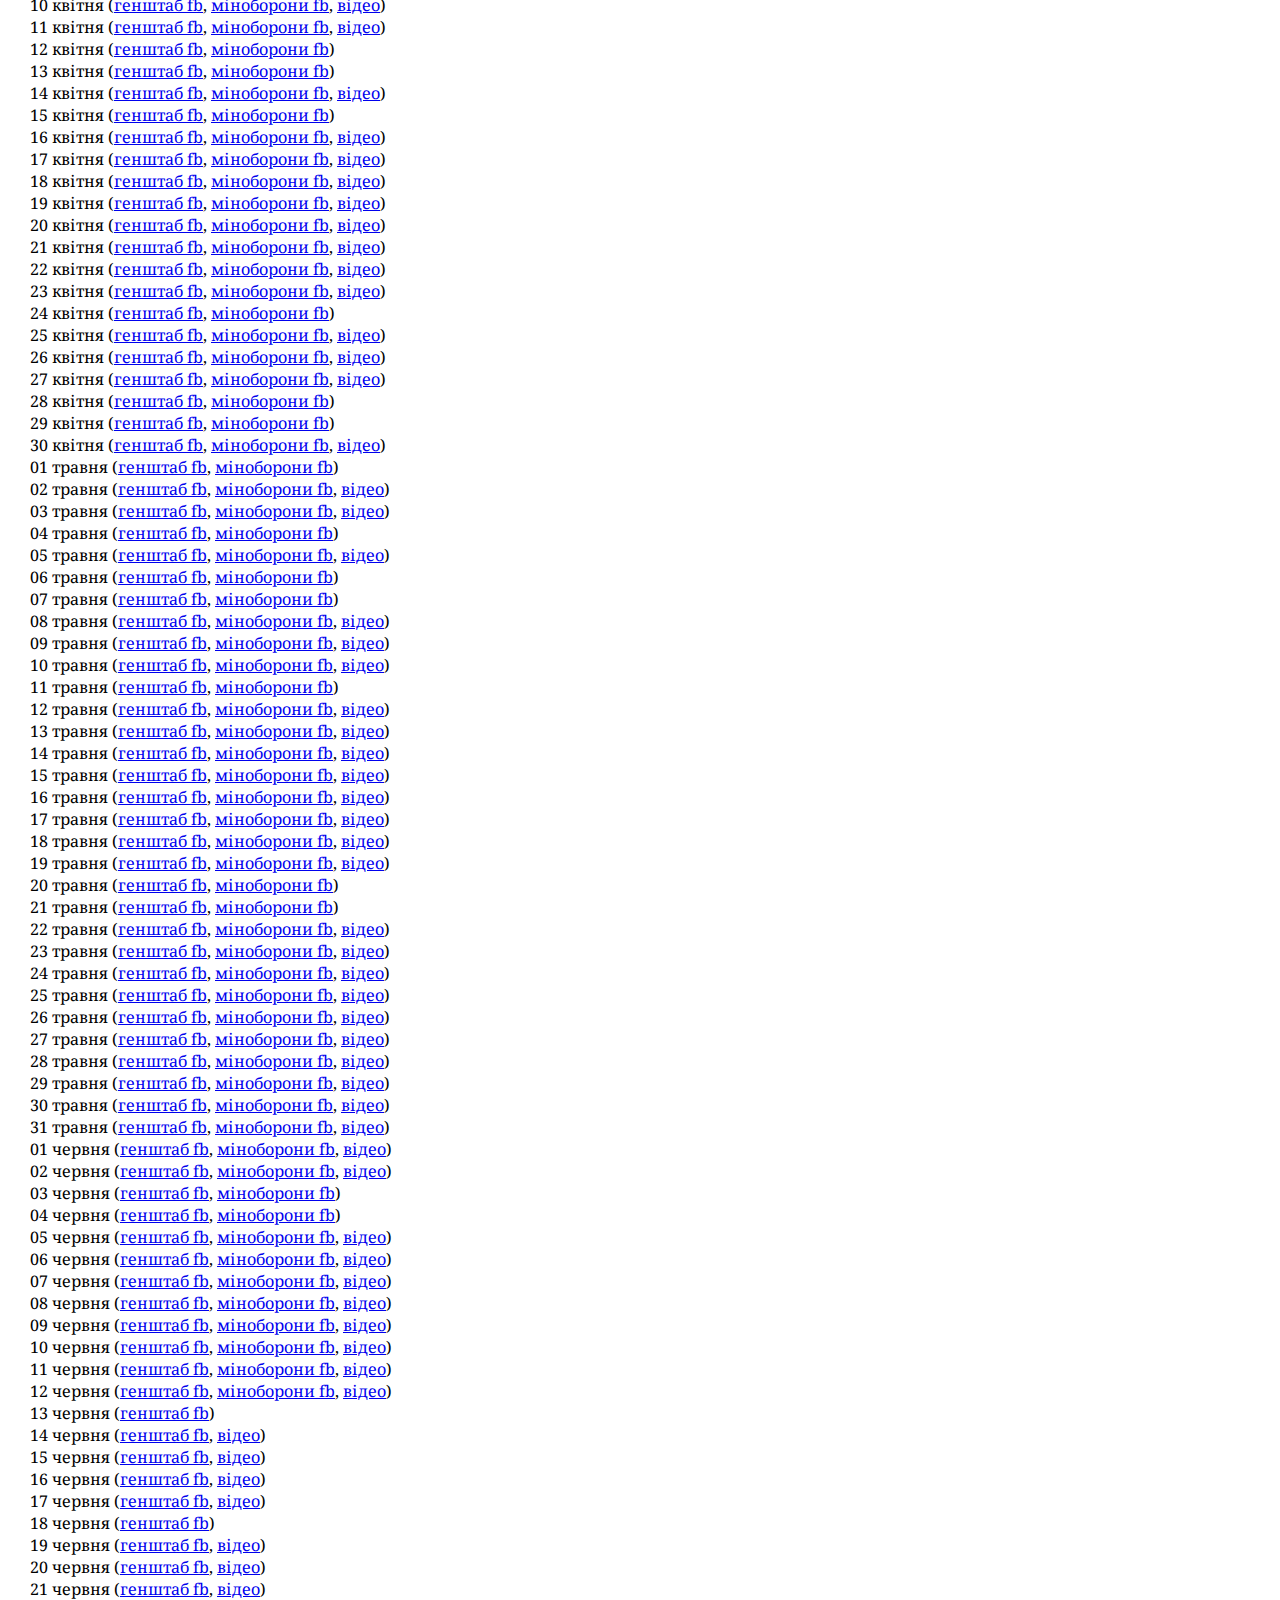
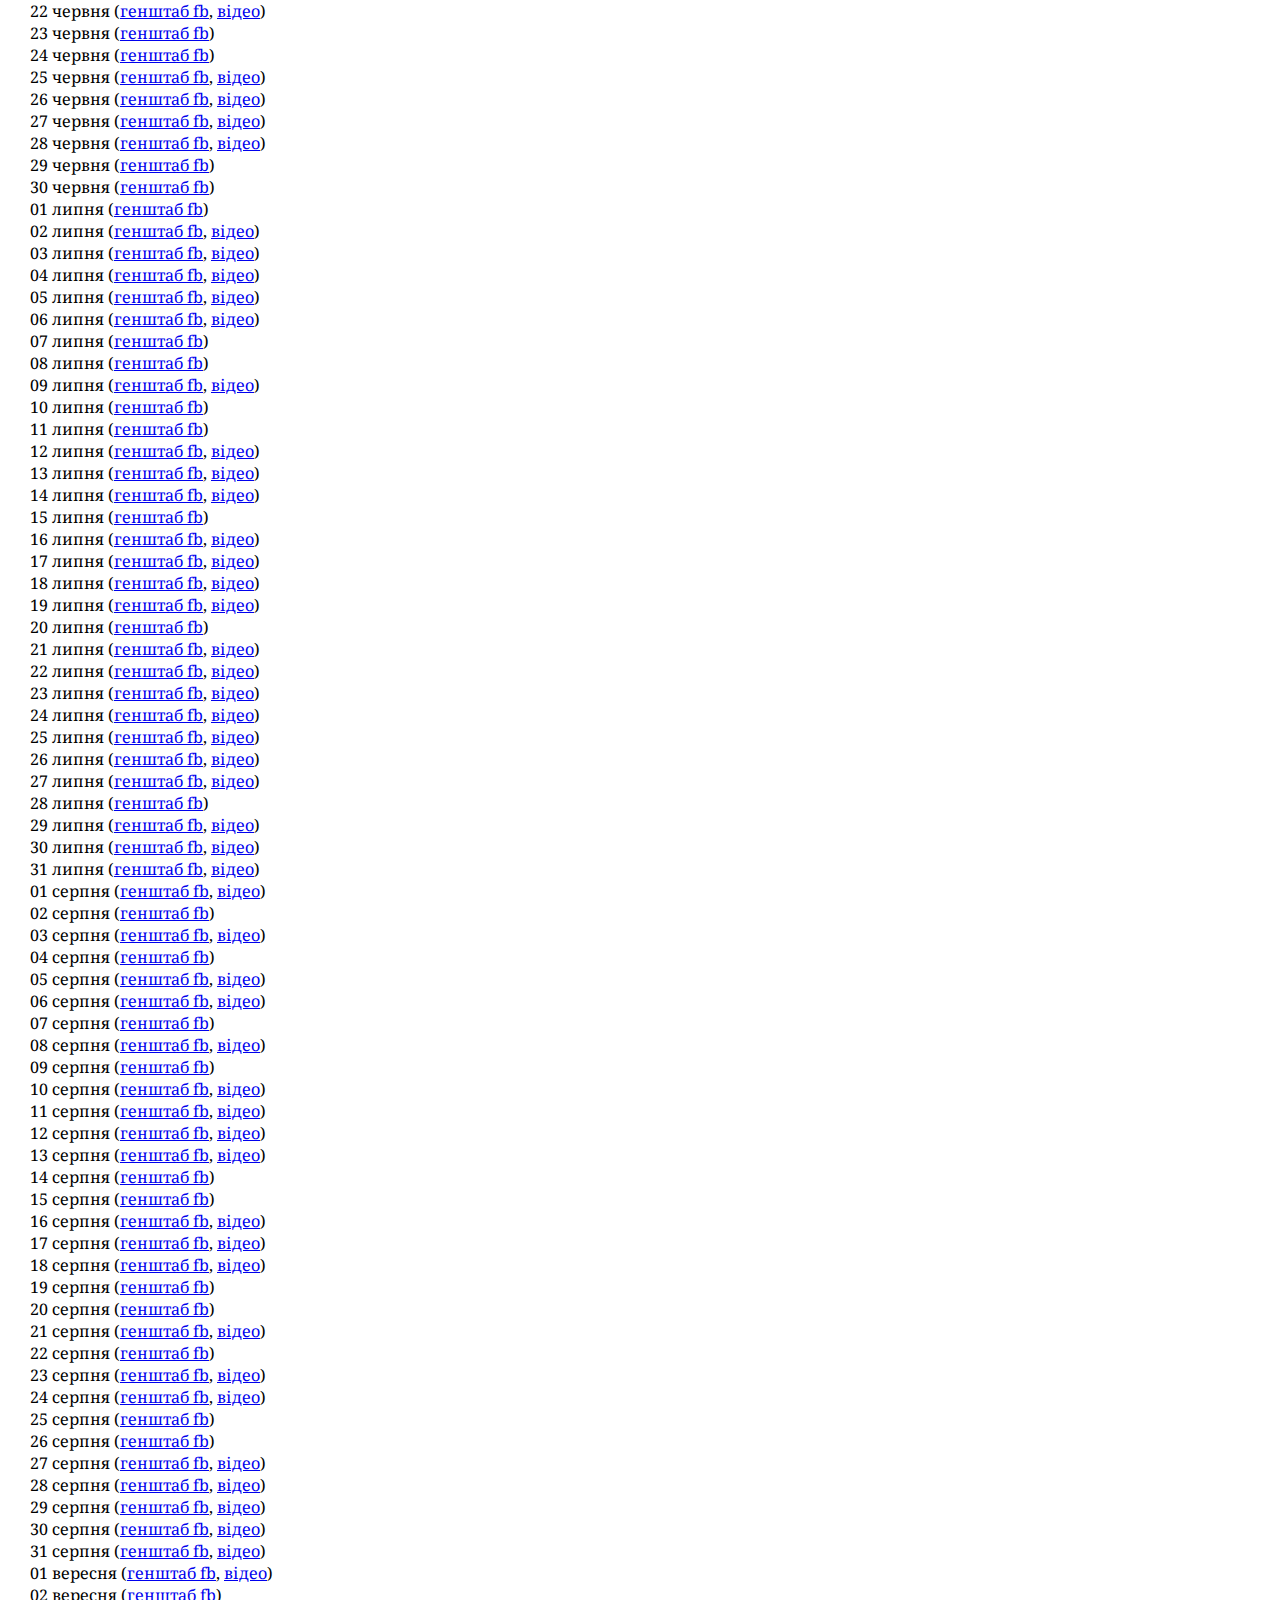
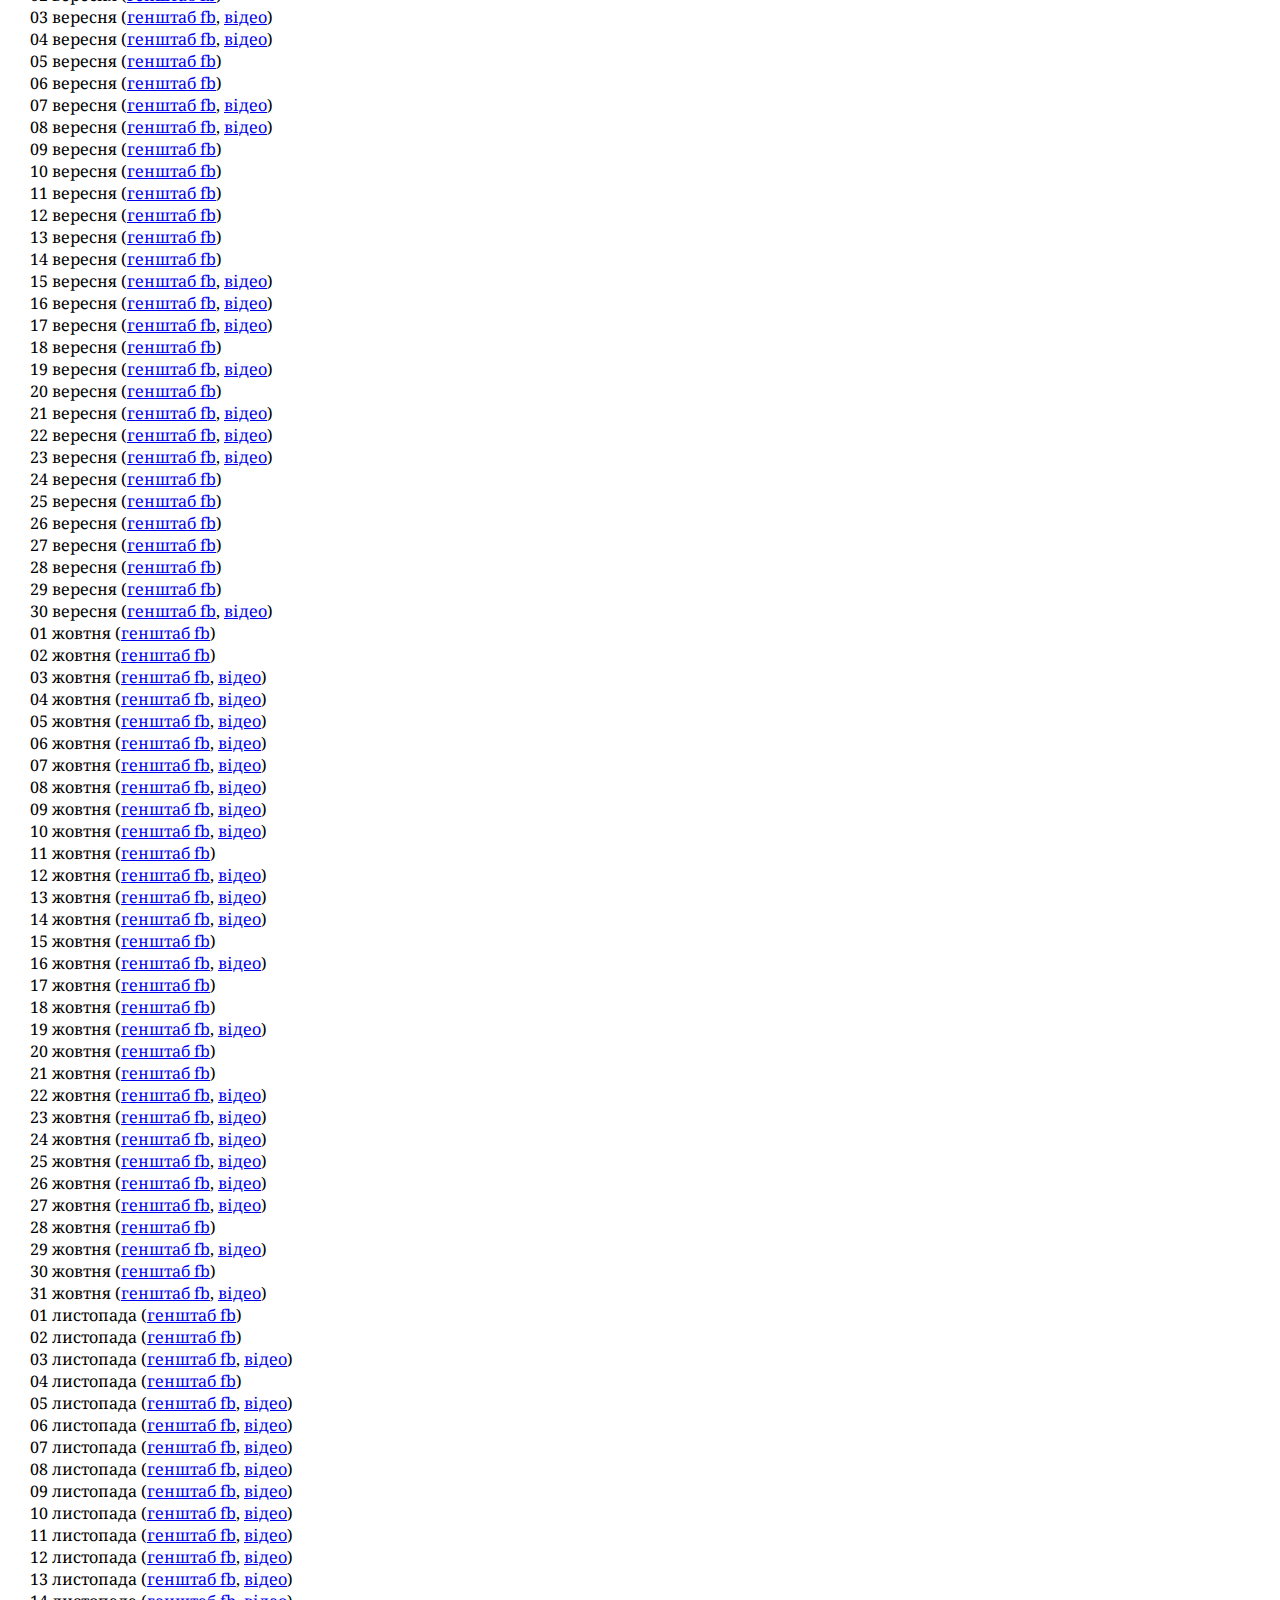
<file: ua/index.html>
<!doctype html>
<html>
<head>
    <link rel="preconnect" href="https://fonts.googleapis.com">
    <link rel="preconnect" href="https://fonts.gstatic.com" crossorigin>
    <link href="https://fonts.googleapis.com/css2?family=Noto+Serif&display=swap" rel="stylesheet">

    <script src="https://cdn.plot.ly/plotly-2.9.0.min.js"></script>
    <link rel="stylesheet" href="/style.css">
    <title>Орієнтовні втрати противника за даними Генерального штабу ЗСУ</title>
</head>
<body>
    <div class="lang-switcher">
        <a href="/">en</a>
        ua
    </div>
    <h1>Орієнтовні втрати противника за даними Генерального штабу ЗСУ</h1>
    <div id="personnel" class="graph"></div>
    <div id="g1" class="graph"></div>
    <div id="g2" class="graph"></div>
    <div id="g3" class="graph"></div>

    <h2>посилання на відповідні пости:</h2>
    27 лютого (<a href="https://www.facebook.com/GeneralStaff.ua/posts/260515142928238">генштаб fb</a>)<br>
    28 лютого (<a href="https://www.facebook.com/GeneralStaff.ua/posts/261234016189684">генштаб fb</a>,
        <a href="https://www.facebook.com/MinistryofDefence.UA/posts/265981595714300">міноборони fb</a>)<br>
    1 березня (<a href="https://www.facebook.com/GeneralStaff.ua/posts/262011719445247">генштаб fb</a>,
        <a href="https://www.facebook.com/MinistryofDefence.UA/posts/266694132309713">міноборони fb</a>)<br>
    2 березня (<a href="https://www.facebook.com/GeneralStaff.ua/posts/262898602689892">генштаб fb</a>,
        <a href="https://www.facebook.com/MinistryofDefence.UA/posts/267457082233418">міноборони fb</a>)<br>
    3 березня (<a href="https://www.facebook.com/GeneralStaff.ua/posts/263658902613862">генштаб fb</a>,
        <a href="https://www.facebook.com/MinistryofDefence.UA/posts/268141448831648">міноборони fb</a>)<br>
    4 березня (<a href="https://www.facebook.com/GeneralStaff.ua/posts/264440332535719">генштаб fb</a>,
        <a href="https://www.facebook.com/MinistryofDefence.UA/posts/268788692100257">міноборони fb</a>,
        <a href="https://www.facebook.com/MinistryofDefence.UA/posts/269212588724534">міноборони fb</a>)<br>
    5 березня (<a href="https://www.facebook.com/GeneralStaff.ua/posts/265240652455687">генштаб fb</a>,
        <a href="https://www.facebook.com/MinistryofDefence.UA/posts/269461935366266">міноборони fb</a>)<br>
    6 березня (<a href="https://www.facebook.com/GeneralStaff.ua/posts/265977672381985">генштаб fb</a>,
        <a href="https://www.facebook.com/GeneralStaff.ua/posts/265993052380447">генштаб fb</a>,
        <a href="https://www.facebook.com/MinistryofDefence.UA/posts/270094831969643">міноборони fb</a>)<br>
    7 березня (<a href="https://www.facebook.com/GeneralStaff.ua/posts/266727035640382">генштаб fb</a>,
        <a href="https://www.facebook.com/MinistryofDefence.UA/posts/270748861904240">міноборони fb</a>)<br>
    8 березня (<a href="https://www.facebook.com/GeneralStaff.ua/posts/267473088899110">генштаб fb</a>,
        <a href="https://www.facebook.com/MinistryofDefence.UA/posts/271374005175059">міноборони fb</a>)<br>
    9 березня (<a href="https://t.me/ministry_of_defense_ua/3">міноборони t</a>,
        <a href="https://www.facebook.com/GeneralStaff.ua/posts/268322438814175">генштаб fb</a>,
        <a href="https://www.facebook.com/MinistryofDefence.UA/posts/272030405109419">міноборони fb</a>)<br>
    10 березня (<a href="https://t.me/ministry_of_defense_ua/50">міноборони t</a>,
        <a href="https://www.facebook.com/GeneralStaff.ua/posts/269079492071803">генштаб fb</a>,
        <a href="https://www.facebook.com/MinistryofDefence.UA/posts/272671305045329">міноборони fb</a>)<br>
    11 березня (<a href="https://t.me/ministry_of_defense_ua/93">міноборони t</a>,
        <a href="https://www.facebook.com/GeneralStaff.ua/posts/269861825326903">генштаб fb</a>,
        <a href="https://www.facebook.com/MinistryofDefence.UA/posts/273312644981195">міноборони fb</a>)<br>
    12 березня (<a href="https://t.me/ministry_of_defense_ua/145">міноборони t</a>,
        <a href="https://www.facebook.com/GeneralStaff.ua/posts/270664565246629">генштаб fb</a>,
        <a href="https://www.facebook.com/MinistryofDefence.UA/posts/273981528247640">міноборони fb</a>)<br>
    13 березня (<a href="https://t.me/ministry_of_defense_ua/191">міноборони t</a>,
        <a href="https://www.facebook.com/GeneralStaff.ua/posts/271337125179373">генштаб fb</a>,
        <a href="https://www.facebook.com/MinistryofDefence.UA/posts/274609648184828">міноборони fb</a>)<br>
    14 березня (<a href="https://t.me/ministry_of_defense_ua/240">міноборони t</a>,
        <a href="https://www.facebook.com/GeneralStaff.ua/posts/272076518438767">генштаб fb</a>,
        <a href="https://www.facebook.com/MinistryofDefence.UA/posts/275307574781702">міноборони fb</a>)<br>
    15 березня (<a href="https://t.me/ministry_of_defense_ua/278">міноборони t</a>,
        <a href="https://www.facebook.com/GeneralStaff.ua/posts/272746298371789">генштаб fb</a>,
        <a href="https://www.facebook.com/MinistryofDefence.UA/posts/275924214720038">міноборони fb</a>)<br>
    16 березня (<a href="https://t.me/ministry_of_defense_ua/322">міноборони t</a>,
        <a href="https://www.facebook.com/GeneralStaff.ua/posts/273550804958005">генштаб fb</a>,
        <a href="https://www.facebook.com/MinistryofDefence.UA/posts/276585821320544">міноборони fb</a>)<br>
    17 березня (<a href="https://t.me/ministry_of_defense_ua/371">міноборони t</a>,
        <a href="https://www.facebook.com/GeneralStaff.ua/posts/274359958210423">генштаб fb</a>,
        <a href="https://www.facebook.com/MinistryofDefence.UA/posts/277322574580202">міноборони fb</a>)<br>
    18 березня (<a href="https://t.me/ministry_of_defense_ua/421">міноборони t</a>,
        <a href="https://www.facebook.com/GeneralStaff.ua/posts/275116721468080">генштаб fb</a>,
        <a href="https://www.facebook.com/MinistryofDefence.UA/posts/277964324516027">міноборони fb</a>)<br>
    19 березня (<a href="https://t.me/ministry_of_defense_ua/458">міноборони t</a>,
        <a href="https://www.facebook.com/GeneralStaff.ua/posts/275903714722714">генштаб fb</a>,
        <a href="https://www.facebook.com/MinistryofDefence.UA/posts/278665924445867">міноборони fb</a>,
        <a href="https://www.facebook.com/watch/?v=505991047800413">відео</a>)<br>
    20 березня (<a href="https://t.me/ministry_of_defense_ua/499">міноборони t</a>,
        <a href="https://www.facebook.com/GeneralStaff.ua/posts/276706371309115">генштаб fb</a>,
        <a href="https://www.facebook.com/MinistryofDefence.UA/posts/279385261040600">міноборони fb</a>,
        <a href="https://www.facebook.com/watch/?v=493069635783538">відео</a>)<br>
    21 березня (<a href="https://t.me/ministry_of_defense_ua/542">міноборони t<a>,
        <a href="https://www.facebook.com/GeneralStaff.ua/posts/277392127907206">генштаб fb</a>,
        <a href="https://www.facebook.com/MinistryofDefence.UA/posts/280027834309676">міноборони fb</a>,
        <a href="https://www.facebook.com/watch/?v=545306497207350">відео</a>)<br>
    22 березня (<a href="https://t.me/ministry_of_defense_ua/594">міноборони t<a>,
        <a href="https://www.facebook.com/GeneralStaff.ua/posts/278115861168166">генштаб fb</a>,
        <a href="https://www.facebook.com/MinistryofDefence.UA/posts/280728677572925">міноборони fb</a>,
        <a href="https://www.facebook.com/watch/?v=497134545280112">відео</a>)<br>
    23 березня (<a href="https://t.me/ministry_of_defense_ua/635">міноборони t<a>,
        <a href="https://www.facebook.com/GeneralStaff.ua/posts/278823701097382">генштаб fb</a>,
        <a href="https://www.facebook.com/MinistryofDefence.UA/posts/281348894177570">міноборони fb</a>,
        <a href="https://www.facebook.com/watch/?v=2984879981822380">міноборони fb</a>)<br>
    24 березня (<a href="https://t.me/ministry_of_defense_ua/689">міноборони t<a>,
        <a href="https://www.facebook.com/GeneralStaff.ua/posts/279494771030275">генштаб fb</a>,
        <a href="https://www.facebook.com/MinistryofDefence.UA/posts/281953540783772">міноборони fb</a>)<br>
    25 березня (<a href="https://t.me/ministry_of_defense_ua/733">міноборони t<a>,
        <a href="https://www.facebook.com/GeneralStaff.ua/posts/280272704285815">генштаб fb</a>,
        <a href="https://www.facebook.com/MinistryofDefence.UA/posts/282640527381740">міноборони fb</a>,
        <a href="https://www.facebook.com/watch/?v=522516659301431">міноборони fb</a>)<br>
    26 березня (<a href="https://t.me/ministry_of_defense_ua/781">міноборони t<a>,
        <a href="https://www.facebook.com/GeneralStaff.ua/posts/281000367546382">генштаб fb</a>,
        <a href="https://www.facebook.com/MinistryofDefence.UA/posts/283299610649165">міноборони fb</a>)<br>
    27 березня (<a href="https://t.me/ministry_of_defense_ua/812">міноборони t<a>,
        <a href="https://www.facebook.com/GeneralStaff.ua/posts/281685497477869">генштаб fb</a>,
        <a href="https://www.facebook.com/MinistryofDefence.UA/posts/283932627252530">міноборони fb</a>,
        <a href="https://www.facebook.com/watch/?v=330599489103091">відео</a>)<br>
    28 березня (<a href="https://t.me/ministry_of_defense_ua/843">міноборони t<a>,
        <a href="https://www.facebook.com/GeneralStaff.ua/posts/282429330736819">генштаб fb</a>,
        <a href="https://www.facebook.com/MinistryofDefence.UA/posts/284623600516766">міноборони fb</a>)<br>
    29 березня (<a href="https://t.me/ministry_of_defense_ua/881">міноборони t<a>,
        <a href="https://www.facebook.com/GeneralStaff.ua/posts/283098780669874">генштаб fb</a>,
        <a href="https://www.facebook.com/MinistryofDefence.UA/posts/285225233789936">міноборони fb</a>)<br>
    30 березня (<a href="https://t.me/ministry_of_defense_ua/901">міноборони t<a>,
        <a href="https://www.facebook.com/GeneralStaff.ua/posts/283844427261976">генштаб fb</a>,
        <a href="https://www.facebook.com/MinistryofDefence.UA/posts/285923280386798">міноборони fb</a>)<br>
    31 березня (<a href="https://t.me/ministry_of_defense_ua/930">міноборони t<a>,
        <a href="https://www.facebook.com/GeneralStaff.ua/posts/284548243858261">генштаб fb</a>,
        <a href="https://www.facebook.com/MinistryofDefence.UA/posts/285225233789936">міноборони fb</a>,
        <a href="https://www.facebook.com/watch/?v=1278456212680100">відео</a>)<br>
    1 квітня (<a href="https://t.me/ministry_of_defense_ua/967">міноборони t<a>,
        <a href="https://www.facebook.com/GeneralStaff.ua/posts/285369043776181">генштаб fb</a>,
        <a href="https://www.facebook.com/MinistryofDefence.UA/posts/287299090249217">міноборони fb</a>)<br>
    2 квітня (<a href="https://t.me/ministry_of_defense_ua/981">міноборони t<a>,
        <a href="https://www.facebook.com/GeneralStaff.ua/posts/286062397040179">генштаб fb</a>,
        <a href="https://www.facebook.com/MinistryofDefence.UA/posts/287937886852004">міноборони fb</a>)<br>
    3 квітня (<a href="https://t.me/ministry_of_defense_ua/1019">міноборони t<a>,
        <a href="https://www.facebook.com/GeneralStaff.ua/posts/286790216967397">генштаб fb</a>,
        <a href="https://www.facebook.com/MinistryofDefence.UA/posts/288621343450325">міноборони fb</a>,
        <a href="https://www.facebook.com/watch/?v=548991696505004">міноборони fb</a>)<br>
    4 квітня (<a href="https://t.me/ministry_of_defense_ua/1045">міноборони t<a>,
        <a href="https://www.facebook.com/GeneralStaff.ua/posts/287453860234366">генштаб fb</a>,
        <a href="https://www.facebook.com/MinistryofDefence.UA/posts/289251220054004">міноборони fb</a>)<br>
    5 квітня (<a href="https://t.me/ministry_of_defense_ua/1066">міноборони t<a>,
        <a href="https://www.facebook.com/GeneralStaff.ua/posts/288127200167032">генштаб fb</a>,
        <a href="https://www.facebook.com/MinistryofDefence.UA/posts/289883389990787">міноборони fb</a>)<br>
    6 квітня (<a href="https://t.me/ministry_of_defense_ua/1090">міноборони t<a>,
        <a href="https://www.facebook.com/GeneralStaff.ua/posts/288886993424386">генштаб fb</a>,
        <a href="https://www.facebook.com/MinistryofDefence.UA/posts/290563356589457">міноборони fb</a>,
        <a href="https://www.facebook.com/watch/?v=294230399524936">міноборони fb</a>)<br>
    7 квітня (<a href="https://t.me/ministry_of_defense_ua/1099">міноборони t<a>,
        <a href="https://www.facebook.com/GeneralStaff.ua/posts/289635890016163">генштаб fb</a>,
        <a href="https://www.facebook.com/MinistryofDefence.UA/posts/291213966524396">міноборони fb</a>)<br>
    8 квітня (<a href="https://t.me/ministry_of_defense_ua/1145">міноборони t<a>,
        <a href="https://www.facebook.com/GeneralStaff.ua/posts/290383523274733">генштаб fb</a>,
        <a href="https://www.facebook.com/MinistryofDefence.UA/posts/291882863124173">міноборони fb</a>)<br>
    9 квітня (<a href="https://t.me/ministry_of_defense_ua/1166">міноборони t<a>,
        <a href="https://www.facebook.com/GeneralStaff.ua/posts/291029183210167">генштаб fb</a>,
        <a href="https://www.facebook.com/MinistryofDefence.UA/posts/292538296391963">міноборони fb</a>)<br>
    10 квітня (<a href="https://t.me/ministry_of_defense_ua/1182">міноборони t<a>,
        <a href="https://www.facebook.com/GeneralStaff.ua/posts/291767043136381">генштаб fb</a>,
        <a href="https://www.facebook.com/MinistryofDefence.UA/posts/293255226320270">міноборони fb</a>)<br>
    11 квітня (<a href="https://t.me/ministry_of_defense_ua/1196">міноборони t<a>,
        <a href="https://www.facebook.com/GeneralStaff.ua/posts/292388713074214">генштаб fb</a>,
        <a href="https://www.facebook.com/MinistryofDefence.UA/posts/293891699589956">міноборони fb</a>)<br>
    12 квітня (<a href="https://t.me/ministry_of_defense_ua/1213">міноборони t<a>,
        <a href="https://www.facebook.com/GeneralStaff.ua/posts/293093759670376">генштаб fb</a>,
        <a href="https://www.facebook.com/MinistryofDefence.UA/posts/294589836186809">міноборони fb</a>)<br>
    13 квітня (<a href="https://t.me/ministry_of_defense_ua/1225">міноборони t<a>,
        <a href="https://www.facebook.com/GeneralStaff.ua/posts/293815602931525">генштаб fb</a>,
        <a href="https://www.facebook.com/MinistryofDefence.UA/posts/295247676121025">міноборони fb</a>)<br>
    14 квітня (<a href="https://t.me/ministry_of_defense_ua/1253">міноборони t<a>,
        <a href="https://www.facebook.com/GeneralStaff.ua/posts/294545416191877">генштаб fb</a>,
        <a href="https://www.facebook.com/MinistryofDefence.UA/posts/295952562717203">міноборони fb</a>,
        <a href="https://www.facebook.com/watch/?v=674827357065724">відео</a>)<br>
    15 квітня (<a href="https://t.me/ministry_of_defense_ua/1267">міноборони t<a>,
        <a href="https://www.facebook.com/GeneralStaff.ua/posts/295293462783739">генштаб fb</a>,
        <a href="https://www.facebook.com/MinistryofDefence.UA/posts/296662599312866">міноборони fb</a>,
        <a href="https://www.facebook.com/watch/?v=445393257344786">відео</a>)<br>
    16 квітня (<a href="https://t.me/ministry_of_defense_ua/1285">міноборони t<a>,
        <a href="https://www.facebook.com/GeneralStaff.ua/posts/295956466050772">генштаб fb</a>,
        <a href="https://www.facebook.com/MinistryofDefence.UA/posts/297315529247573">міноборони fb</a>,
        <a href="https://www.facebook.com/watch/?v=406280207595975">міноборони fb</a>)<br>
    17 квітня (<a href="https://t.me/ministry_of_defense_ua/1294">міноборони t<a>,
        <a href="https://www.facebook.com/GeneralStaff.ua/posts/296631729316579">генштаб fb</a>,
        <a href="https://www.facebook.com/MinistryofDefence.UA/posts/297941089185017">міноборони fb</a>,
        <a href="https://www.facebook.com/watch/?v=668134807608362">відео</a>)<br>
    18 квітня (<a href="https://www.facebook.com/GeneralStaff.ua/posts/297393359240416">генштаб fb</a>,
        <a href="https://www.facebook.com/MinistryofDefence.UA/posts/298624602449999">міноборони fb</a>,
        <a href="https://www.facebook.com/watch/?v=2752414421733785">відео</a>)<br>
    19 квітня (<a href="https://t.me/ministry_of_defense_ua/1307">міноборони t<a>,
        <a href="https://www.facebook.com/GeneralStaff.ua/posts/298124109167341">генштаб fb</a>,
        <a href="https://www.facebook.com/MinistryofDefence.UA/posts/299215549057571">міноборони fb</a>)<br>
    20 квітня (<a href="https://t.me/ministry_of_defense_ua/1325">міноборони t<a>,
        <a href="https://www.facebook.com/GeneralStaff.ua/posts/298884699091282">генштаб fb</a>,
        <a href="https://www.facebook.com/MinistryofDefence.UA/posts/299900388989087">міноборони fb</a>,
        <a href="https://www.facebook.com/watch/?v=7216837075056270">міноборони fb</a>)<br>
    21 квітня (<a href="https://t.me/ministry_of_defense_ua/1343">міноборони t<a>,
        <a href="https://www.facebook.com/GeneralStaff.ua/posts/299547459025006">генштаб fb</a>,
        <a href="https://www.facebook.com/MinistryofDefence.UA/posts/300545655591227">міноборони fb</a>,
        <a href="https://www.facebook.com/watch/?v=1432518513875267">відео</a>)<br>
    22 квітня (<a href="https://t.me/ministry_of_defense_ua/1352">міноборони t<a>,
        <a href="https://www.facebook.com/GeneralStaff.ua/posts/300239972289088">генштаб fb</a>,
        <a href="https://www.facebook.com/MinistryofDefence.UA/posts/301182535527539">міноборони fb</a>,
        <a href="https://www.facebook.com/watch/?v=579972110511286">відео</a>)<br>
    23 квітня (<a href="https://t.me/ministry_of_defense_ua/1367">міноборони t<a>,
        <a href="https://www.facebook.com/GeneralStaff.ua/posts/300970152216070">генштаб fb</a>,
        <a href="https://www.facebook.com/MinistryofDefence.UA/posts/301832242129235">міноборони fb</a>,
        <a href="https://www.facebook.com/watch/?v=1155962821821855">відео</a>)<br>
    24 квітня (<a href="https://www.facebook.com/GeneralStaff.ua/posts/301686115477807">генштаб fb</a>,
        <a href="https://www.facebook.com/MinistryofDefence.UA/posts/302477642064695">міноборони fb</a>,
        <a href="https://www.facebook.com/watch/?v=718081152654751">відео</a>)<br>
    25 квітня (<a href="https://t.me/ministry_of_defense_ua/1383">міноборони t<a>,
        <a href="https://www.facebook.com/GeneralStaff.ua/posts/302410012072084">генштаб fb</a>,
        <a href="https://www.facebook.com/MinistryofDefence.UA/posts/303418051970654">міноборони fb</a>,
        <a href="https://www.facebook.com/watch/?v=999142770742434">міноборони fb</a>)<br>
    26 квітня (<a href="https://t.me/ministry_of_defense_ua/1392">міноборони t<a>,
        <a href="https://www.facebook.com/GeneralStaff.ua/posts/303114745334944">генштаб fb</a>,
        <a href="https://www.facebook.com/MinistryofDefence.UA/posts/304091018570024">міноборони fb</a>,
        <a href="https://www.facebook.com/watch/?v=978610073015842">відео</a>)<br>
    27 квітня (<a href="https://www.facebook.com/GeneralStaff.ua/posts/303831661929919">генштаб fb</a>,
        <a href="https://www.facebook.com/MinistryofDefence.UA/posts/304771771835282">міноборони fb</a>,
        <a href="https://www.facebook.com/watch/?v=1010088629631749">відео</a>)<br>
    28 квітня (<a href="https://t.me/ministry_of_defense_ua/1407">міноборони t<a>,
        <a href="https://www.facebook.com/GeneralStaff.ua/posts/304510485195370">генштаб fb</a>,
        <a href="https://www.facebook.com/MinistryofDefence.UA/posts/305388231773636">міноборони fb</a>,
        <a href="https://www.facebook.com/watch/?v=401853938391709">відео</a>)<br>
    29 квітня (<a href="https://t.me/ministry_of_defense_ua/1419">міноборони t<a>,
        <a href="https://www.facebook.com/GeneralStaff.ua/posts/305156411797444">генштаб fb</a>,
        <a href="https://www.facebook.com/MinistryofDefence.UA/posts/305998248379301">міноборони fb</a>,
        <a href="https://www.facebook.com/watch/?v=5367594029939501">відео</a>)<br>
    30 квітня (<a href="https://www.facebook.com/GeneralStaff.ua/posts/305928361720249">генштаб fb</a>,
        <a href="https://www.facebook.com/MinistryofDefence.UA/posts/306657248313401">міноборони fb</a>,
        <a href="https://www.facebook.com/watch/?v=383635966998460">відео</a>)<br>
    1 травня (<a href="https://t.me/ministry_of_defense_ua/1433">міноборони t<a>,
        <a href="https://www.facebook.com/GeneralStaff.ua/posts/306648038314948">генштаб fb</a>,
        <a href="https://www.facebook.com/MinistryofDefence.UA/posts/307336598245466">міноборони fb</a>,
        <a href="https://www.facebook.com/watch/?v=1687145928291729">відео</a>)<br>
    2 травня (<a href="https://www.facebook.com/GeneralStaff.ua/posts/307354801577605">генштаб fb</a>,
        <a href="https://www.facebook.com/MinistryofDefence.UA/posts/308007821511677">міноборони fb</a>,
        <a href="https://www.facebook.com/watch/?v=838386890883206">відео</a>)<br>
    3 травня (<a href="https://t.me/ministry_of_defense_ua/1460">міноборони t<a>,
        <a href="https://www.facebook.com/GeneralStaff.ua/posts/308177864828632">генштаб fb</a>,
        <a href="https://www.facebook.com/MinistryofDefence.UA/posts/308718208107305">міноборони fb</a>)<br>
    4 травня (<a href="https://t.me/ministry_of_defense_ua/1475">міноборони t<a>,
        <a href="https://www.facebook.com/GeneralStaff.ua/posts/308947661418319">генштаб fb</a>,
        <a href="https://www.facebook.com/MinistryofDefence.UA/posts/309397948039331">міноборони fb</a>,
        <a href="https://www.facebook.com/watch/?v=660493151711180">відео</a>)<br>
    5 травня (<a href="https://t.me/ministry_of_defense_ua/1492">міноборони t<a>,
        <a href="https://www.facebook.com/GeneralStaff.ua/posts/309764548003297">генштаб fb</a>,
        <a href="https://www.facebook.com/MinistryofDefence.UA/posts/310162501296209">міноборони fb</a>,
        <a href="https://www.facebook.com/watch/?v=882139666518259">відео</a>)<br>
    6 травня (<a href="https://t.me/ministry_of_defense_ua/1497">міноборони t<a>,
        <a href="https://www.facebook.com/GeneralStaff.ua/posts/310564817923270">генштаб fb</a>,
        <a href="https://www.facebook.com/MinistryofDefence.UA/posts/310870337892092">міноборони fb</a>,
        <a href="https://www.facebook.com/watch/?v=395438595788805">відео</a>)<br>
    7 травня (<a href="https://t.me/ministry_of_defense_ua/1506">міноборони t<a>,
        <a href="https://www.facebook.com/GeneralStaff.ua/posts/311260924520326">генштаб fb</a>,
        <a href="https://www.facebook.com/MinistryofDefence.UA/posts/311505637828562">міноборони fb</a>,
        <a href="https://www.facebook.com/watch/?v=1460697781018562">відео</a>)<br>
    8 травня (<a href="https://t.me/ministry_of_defense_ua/1510">міноборони t<a>,
        <a href="https://www.facebook.com/GeneralStaff.ua/posts/312112671101818">генштаб fb</a>,
        <a href="https://www.facebook.com/MinistryofDefence.UA/posts/312266117752514">міноборони fb</a>,
        <a href="https://www.facebook.com/watch/?v=1677362339272854">відео</a>)<br>
    9 травня (<a href="https://t.me/ministry_of_defense_ua/1518">міноборони t<a>,
        <a href="https://www.facebook.com/GeneralStaff.ua/posts/312883484358070">генштаб fb</a>,
        <a href="https://www.facebook.com/MinistryofDefence.UA/posts/312957104350082">міноборони fb</a>,
        <a href="https://www.facebook.com/watch/?v=493537745791264">відео</a>)<br>
    10 травня (<a href="https://t.me/ministry_of_defense_ua/1540">міноборони t<a>,
        <a href="https://www.facebook.com/GeneralStaff.ua/posts/313668870946198">генштаб fb</a>,
        <a href="https://www.facebook.com/MinistryofDefence.UA/posts/313657950946664">міноборони fb</a>,
        <a href="https://www.facebook.com/watch/?v=693806795186767">відео</a>)<br>
    11 травня (<a href="https://t.me/ministry_of_defense_ua/1558">міноборони t<a>,
        <a href="https://www.facebook.com/GeneralStaff.ua/posts/314491847530567">генштаб fb</a>,
        <a href="https://www.facebook.com/MinistryofDefence.UA/posts/314314167547709">міноборони fb</a>,
        <a href="https://www.facebook.com/GeneralStaff.ua/videos/679047966488606/">відео</a>)<br>
    12 травня (<a href="https://t.me/ministry_of_defense_ua/1580">міноборони t<a>,
        <a href="https://www.facebook.com/GeneralStaff.ua/posts/315216837458068">генштаб fb</a>,
        <a href="https://www.facebook.com/MinistryofDefence.UA/posts/314996720812787">міноборони fb</a>,
        <a href="https://www.facebook.com/watch/?v=898245764901520">відео</a>)<br>
    13 травня (<a href="https://t.me/ministry_of_defense_ua/1607">міноборони t<a>,
        <a href="https://www.facebook.com/GeneralStaff.ua/posts/315967427383009">генштаб fb</a>,
        <a href="https://www.facebook.com/MinistryofDefence.UA/posts/315711300741329">міноборони fb</a>,
        <a href="https://www.facebook.com/watch/?v=331292972360643">відео</a>)<br>
    14 травня (<a href="https://t.me/ministry_of_defense_ua/1624">міноборони t<a>,
        <a href="https://www.facebook.com/GeneralStaff.ua/posts/316663757313376">генштаб fb</a>,
        <a href="https://www.facebook.com/MinistryofDefence.UA/posts/316369680675491">міноборони fb</a>,
        <a href="https://www.facebook.com/watch/?v=1439112733203945">відео</a>)<br>
    15 травня (<a href="https://t.me/ministry_of_defense_ua/1642">міноборони t<a>,
        <a href="https://www.facebook.com/GeneralStaff.ua/posts/317447543901664">генштаб fb</a>,
        <a href="https://www.facebook.com/MinistryofDefence.UA/posts/317094773936315">міноборони fb</a>)<br>
    16 травня (<a href="https://t.me/ministry_of_defense_ua/1665">міноборони t<a>,
        <a href="https://www.facebook.com/GeneralStaff.ua/posts/318147503831668">генштаб fb</a>,
        <a href="https://www.facebook.com/MinistryofDefence.UA/posts/317778330534626">міноборони fb</a>,
        <a href="https://www.facebook.com/watch/?v=2218977861582560">відео</a>)<br>
    17 травня (<a href="https://t.me/ministry_of_defense_ua/1695">міноборони t<a>,
        <a href="https://www.facebook.com/GeneralStaff.ua/posts/318808197098932">генштаб fb</a>,
        <a href="https://www.facebook.com/MinistryofDefence.UA/posts/318439933801799">міноборони fb</a>,
        <a href="https://www.facebook.com/watch/?v=1031690087457147">відео</a>)<br>
    18 травня (<a href="https://www.facebook.com/GeneralStaff.ua/posts/319532330359852">генштаб fb</a>,
        <a href="https://www.facebook.com/MinistryofDefence.UA/posts/319083897070736">міноборони fb</a>,
        <a href="https://www.facebook.com/watch/?v=1417330618716227">відео</a>)<br>
    19 травня (<a href="https://t.me/ministry_of_defense_ua/1721">міноборони t<a>,
        <a href="https://www.facebook.com/GeneralStaff.ua/posts/320230470290038">генштаб fb</a>,
        <a href="https://www.facebook.com/MinistryofDefence.UA/posts/319793926999733">міноборони fb</a>)<br>
    20 травня (<a href="https://t.me/ministry_of_defense_ua/1729">міноборони t<a>,
        <a href="https://www.facebook.com/GeneralStaff.ua/posts/320940553552363">генштаб fb</a>,
        <a href="https://www.facebook.com/MinistryofDefence.UA/posts/320544770257982">міноборони fb</a>,
        <a href="https://www.facebook.com/watch/?v=1100021410578626">відео</a>)<br>
    21 травня (<a href="https://t.me/ministry_of_defense_ua/1759">міноборони t<a>,
        <a href="https://www.facebook.com/GeneralStaff.ua/posts/321692683477150">генштаб fb</a>,
        <a href="https://www.facebook.com/MinistryofDefence.UA/posts/321331463512646">міноборони fb</a>,
        <a href="https://www.facebook.com/watch/?v=2549054871893561">відео</a>)<br>
    22 травня (<a href="https://t.me/ministry_of_defense_ua/1775">міноборони t<a>,
        <a href="https://www.facebook.com/GeneralStaff.ua/posts/322519180061167">генштаб fb</a>,
        <a href="https://www.facebook.com/MinistryofDefence.UA/posts/321331463512646">міноборони fb</a>,
        <a href="https://www.facebook.com/watch/?v=1524528907999566">відео</a>)<br>
    23 травня (<a href="https://t.me/ministry_of_defense_ua/1787">міноборони t<a>,
        <a href="https://www.facebook.com/GeneralStaff.ua/posts/323191729993912">генштаб fb</a>,
        <a href="https://www.facebook.com/MinistryofDefence.UA/posts/322634696715656">міноборони fb</a>,
        <a href="https://www.facebook.com/watch/?v=513381237178241">відео</a>)<br>
    24 травня (<a href="https://t.me/ministry_of_defense_ua/1793">міноборони t<a>,
        <a href="https://www.facebook.com/GeneralStaff.ua/posts/323912783255140">генштаб fb</a>,
        <a href="https://www.facebook.com/MinistryofDefence.UA/posts/323330949979364">міноборони fb</a>,
        <a href="https://www.facebook.com/watch/?v=427251338834407">відео</a>)<br>
    25 травня (<a href="https://t.me/ministry_of_defense_ua/1811">міноборони t<a>,
        <a href="https://www.facebook.com/GeneralStaff.ua/posts/324726806507071">генштаб fb</a>,
        <a href="https://www.facebook.com/MinistryofDefence.UA/posts/324046629907796">міноборони fb</a>,
        <a href="https://www.facebook.com/watch/?v=433484735278995">відео</a>)<br>
    26 травня (<a href="https://t.me/ministry_of_defense_ua/1840">міноборони t<a>,
        <a href="https://www.facebook.com/GeneralStaff.ua/posts/325444599768625">генштаб fb</a>,
        <a href="https://www.facebook.com/MinistryofDefence.UA/posts/324733996505726">міноборони fb</a>,
        <a href="https://www.facebook.com/watch/?v=538484691014926">відео</a>)<br>
    27 травня (<a href="https://t.me/ministry_of_defense_ua/1867">міноборони t<a>,
        <a href="https://www.facebook.com/GeneralStaff.ua/posts/326127269700358">генштаб fb</a>,
        <a href="https://www.facebook.com/MinistryofDefence.UA/posts/325393826439743">міноборони fb</a>,
        <a href="https://www.facebook.com/watch/?v=675137236887222">відео</a>)<br>
    28 травня (<a href="https://t.me/ministry_of_defense_ua/1889">міноборони t<a>,
        <a href="https://www.facebook.com/GeneralStaff.ua/posts/326884206291331">генштаб fb</a>,
        <a href="https://www.facebook.com/MinistryofDefence.UA/posts/326058036373322">міноборони fb</a>,
        <a href="https://www.facebook.com/watch/?v=1081761142424826">відео</a>)<br>
    29 травня (<a href="https://www.facebook.com/GeneralStaff.ua/posts/327706276209124">генштаб fb</a>,
        <a href="https://www.facebook.com/MinistryofDefence.UA/posts/326713502974442">міноборони fb</a>,
        <a href="https://www.facebook.com/watch/?v=539689561136720">відео</a>)<br>
    30 травня (<a href="https://t.me/ministry_of_defense_ua/1918">міноборони t<a>,
        <a href="https://www.facebook.com/GeneralStaff.ua/posts/328434719469613">генштаб fb</a>,
        <a href="https://www.facebook.com/MinistryofDefence.UA/posts/327404262905366">міноборони fb</a>,
        <a href="https://www.facebook.com/watch/?v=498611088681979">відео</a>)<br>
    31 травня (<a href="https://t.me/ministry_of_defense_ua/1943">міноборони t<a>,
        <a href="https://www.facebook.com/GeneralStaff.ua/posts/329230829390002">генштаб fb</a>,
        <a href="https://www.facebook.com/MinistryofDefence.UA/posts/328150559497403">міноборони fb</a>,
        <a href="https://www.facebook.com/watch/?v=1434555080324912">відео</a>)<br>
    1 червня (<a href="https://www.facebook.com/GeneralStaff.ua/posts/329919412654477">генштаб fb</a>,
        <a href="https://www.facebook.com/MinistryofDefence.UA/posts/328827909429668">міноборони fb</a>,
        <a href="https://www.facebook.com/watch/?v=390386916376749">відео</a>)<br>
    2 червня (<a href="https://t.me/ministry_of_defense_ua/1972">міноборони t<a>,
        <a href="https://www.facebook.com/GeneralStaff.ua/posts/330679499245135">генштаб fb</a>,
        <a href="https://www.facebook.com/MinistryofDefence.UA/posts/329486966030429">міноборони fb</a>,
        <a href="https://www.facebook.com/watch/?v=701265867650168">відео</a>)<br>
    3 червня (<a href="https://t.me/ministry_of_defense_ua/1995">міноборони t<a>,
        <a href="https://www.facebook.com/GeneralStaff.ua/posts/331398125839939">генштаб fb</a>,
        <a href="https://www.facebook.com/MinistryofDefence.UA/posts/330115872634205">міноборони fb</a>,
        <a href="https://www.facebook.com/watch/?v=591901998773434">відео</a>)<br>
    4 червня (<a href="https://t.me/ministry_of_defense_ua/2011">міноборони t<a>,
        <a href="https://www.facebook.com/GeneralStaff.ua/posts/332343852412033">генштаб fb</a>,
        <a href="https://www.facebook.com/MinistryofDefence.UA/posts/330842179228241">міноборони fb</a>)<br>
    5 червня (<a href="https://t.me/ministry_of_defense_ua/2031">міноборони t<a>,
        <a href="https://www.facebook.com/GeneralStaff.ua/posts/333029402343478">генштаб fb</a>,
        <a href="https://www.facebook.com/MinistryofDefence.UA/posts/331428339169625">міноборони fb</a>,
        <a href="https://www.facebook.com/watch/?v=425007719185674">відео</a>)<br>
    6 червня (<a href="https://t.me/ministry_of_defense_ua/2039">міноборони t<a>,
        <a href="https://www.facebook.com/GeneralStaff.ua/posts/333762602270158">генштаб fb</a>,
        <a href="https://www.facebook.com/MinistryofDefence.UA/posts/332091365769989">міноборони fb</a>,
        <a href="https://www.facebook.com/watch/?v=533323625166600">відео</a>)<br>
    7 червня (<a href="https://www.facebook.com/GeneralStaff.ua/posts/334544058858679">генштаб fb</a>,
        <a href="https://www.facebook.com/MinistryofDefence.UA/posts/332786695700456">міноборони fb</a>,
        <a href="https://www.facebook.com/watch/?v=561631878712816">відео</a>)<br>
    8 червня (<a href="https://www.facebook.com/GeneralStaff.ua/posts/335218178791267">генштаб fb</a>,
        <a href="https://www.facebook.com/MinistryofDefence.UA/posts/333425578969901">міноборони fb</a>,
        <a href="https://www.facebook.com/watch/?v=425906392435527">відео</a>)<br>
    9 червня (<a href="https://t.me/ministry_of_defense_ua/2071">міноборони t<a>,
        <a href="https://www.facebook.com/GeneralStaff.ua/posts/335902862056132">генштаб fb</a>,
        <a href="https://www.facebook.com/MinistryofDefence.UA/posts/334075962238196">міноборони fb</a>,
        <a href="https://www.facebook.com/watch/?v=563767315348933">відео</a>)<br>
    10 червня (<a href="https://t.me/ministry_of_defense_ua/2090">міноборони t<a>,
        <a href="https://www.facebook.com/GeneralStaff.ua/posts/336622848650800">генштаб fb</a>,
        <a href="https://www.facebook.com/MinistryofDefence.UA/posts/334753235503802">міноборони fb</a>,
        <a href="https://www.facebook.com/watch/?v=1340152219808212">відео</a>)<br>
    11 червня (<a href="https://t.me/ministry_of_defense_ua/2093">міноборони t<a>,
        <a href="https://www.facebook.com/GeneralStaff.ua/posts/337375511908867">генштаб fb</a>,
        <a href="https://www.facebook.com/MinistryofDefence.UA/posts/335406118771847">міноборони fb</a>,
        <a href="https://www.facebook.com/watch/?v=3184143885236729">відео</a>)<br>
    12 червня (<a href="https://www.facebook.com/GeneralStaff.ua/posts/338120215167730">генштаб fb</a>,
        <a href="https://www.facebook.com/MinistryofDefence.UA/posts/336451745333951">міноборони fb</a>,
        <a href="https://www.facebook.com/watch/?v=417660520230950">відео</a>)<br>
    13 червня (<a href="https://t.me/ministry_of_defense_ua/2102">міноборони t<a>,
        <a href="https://www.facebook.com/GeneralStaff.ua/posts/338850245094727">генштаб fb</a>,
        <a href="https://www.facebook.com/MinistryofDefence.UA/posts/337079711937821">міноборони fb</a>,
        <a href="https://www.facebook.com/watch/?v=549957486844618">відео</a>)<br>
    14 червня (<a href="https://www.facebook.com/GeneralStaff.ua/posts/339550741691344">генштаб fb</a>,
        <a href="https://www.facebook.com/MinistryofDefence.UA/posts/337707385208387">міноборони fb</a>)<br>
    15 червня (<a href="https://t.me/ministry_of_defense_ua/2112">міноборони t<a>,
        <a href="https://www.facebook.com/GeneralStaff.ua/posts/340268631619555">генштаб fb</a>,
        <a href="https://www.facebook.com/MinistryofDefence.UA/posts/338376168474842">міноборони fb</a>,
        <a href="https://www.facebook.com/watch/?v=516901846830789">відео</a>)<br>
    16 червня (<a href="https://www.facebook.com/GeneralStaff.ua/posts/340990324880719">генштаб fb</a>,
        <a href="https://www.facebook.com/MinistryofDefence.UA/posts/339025181743274">міноборони fb</a>,
        <a href="https://www.facebook.com/watch/?v=987551885232191">відео</a>)<br>
    17 червня (<a href="https://www.facebook.com/GeneralStaff.ua/posts/pfbid0fZhYqMzGFryghiyxEYzLjrG2pSxscpC483weBLHRoxm1BimKwBKuczjUtjQEv3Sql">генштаб fb</a>,
        <a href="https://www.facebook.com/MinistryofDefence.UA/posts/pfbid023drt52zSc1WohqadEzB13rwndhcJeYEwheeNWZHykYmHr4Y8G1wgJ3mEuc4x1kC3l">міноборони fb</a>,
        <a href="https://www.facebook.com/watch/?v=1188315921933923">відео</a>)<br>
    18 червня (<a href="https://www.facebook.com/GeneralStaff.ua/posts/pfbid0gU1bmCsD769HssfHC9P1mRrtv7jb4sTK2NQ9GPPgcvwjiipcwTvuXcy38jcVeiTgl">генштаб fb</a>,
        <a href="https://www.facebook.com/MinistryofDefence.UA/posts/pfbid02gjjgrQHhCe8QhEf4Q2CgGBCQcTcFRBJpGTqrsMQcR8gJQSRkELqqs7sUBzHgkYPbl">міноборони fb</a>)<br>
    19 червня (<a href="https://www.facebook.com/GeneralStaff.ua/posts/pfbid02HhDtevChyNt1uY9PLGGfm9eEYGXbYAbZqs7gEWRBJVjodA3mXwAtxsCmhzWx9YuSl">генштаб fb</a>,
        <a href="https://www.facebook.com/MinistryofDefence.UA/posts/pfbid0N4UxHMyL8jShCGmq2nUoxYnRpKa8wpuqeH8jGJ4GFjSPKPqWBnRgJ6XNezCgpBVZl">міноборони fb</a>,
        <a href="https://www.facebook.com/watch/?v=3207610372859979">відео</a>)<br>
    20 червня (<a href="https://www.facebook.com/GeneralStaff.ua/posts/pfbid02iSTnucZxSvp6LSnuj2vc3ZMeiLTGYeqA3wSzd2rNimF1Gxs8FaNbjwM94VkFUMiUl">генштаб fb</a>,
        <a href="https://www.facebook.com/MinistryofDefence.UA/posts/pfbid0a4b4HAeoZcoKeHuvnhmchFxPmzSHK4oh5ssJDhjGZAachiEbZKmTqQokxak4ZRyDl">міноборони fb</a>,
        <a href="https://www.facebook.com/watch/?v=554640236040512">відео</a>)<br>
    21 червня (<a href="https://www.facebook.com/GeneralStaff.ua/posts/pfbid0NgjuNeYWMPHNiGYHqVpKVSr4UFhGiSwaFtX1Uk6GKcHzqx6F8jmyr2nWCi3qcxDLl">генштаб fb</a>,
        <a href="https://www.facebook.com/MinistryofDefence.UA/posts/pfbid0KoRxMPvsvtvkLvguRRSJp4t91B1NHa7wmC1x3VKHTvWRsBHrQ2MqFUFuwAZus2Jil">міноборони fb</a>,
        <a href="https://www.facebook.com/watch/?v=611460936699960">відео</a>)<br>
    22 червня (<a href="https://www.facebook.com/GeneralStaff.ua/posts/pfbid04nG8HUmaV7FNFi3QAuVcL8bzP2HqJUGohBn5mnyNXQyS6FZSQUS6ZG8sZ6GNH6Fml">генштаб fb</a>,
        <a href="https://www.facebook.com/MinistryofDefence.UA/posts/pfbid02vabQQxhGowLu9r7JJauwbJ9kwGobtfCAR3ghkZBYuT4ejhWM1DhnBT6vnSkfGxkl">міноборони fb</a>,
        <a href="https://www.facebook.com/watch/?v=324430223210151">відео</a>)<br>
    23 червня (<a href="https://www.facebook.com/GeneralStaff.ua/posts/pfbid02zhiFvzmp8fSn6cHW2d9akfY7WPGUNE45yTWU89Njo7LAiuaee9xtF2kSe3ffyR1El">генштаб fb</a>,
        <a href="https://www.facebook.com/MinistryofDefence.UA/posts/pfbid02EkRM87zhChPyqPv65ci3C7pGp3Nzw7utgSxpJPH1puvERecGeywuDs8RDpuFQ64sl">міноборони fb</a>)<br>
    24 червня (<a href="https://www.facebook.com/GeneralStaff.ua/posts/pfbid0papQD5j8WFCfGFLxt1gou46R572q3nz5UaSn2FXCSDLqrc1RDQr3ZXPePjshjRxdl">генштаб fb</a>,
        <a href="https://www.facebook.com/MinistryofDefence.UA/posts/pfbid0h8229uiHNq3pHy7ArPJWbm6C4XJgwhEQ4zqSePpXbo1jAy5kJ3Swkn8QT68jPeUJl">міноборони fb</a>,
        <a href="https://www.facebook.com/watch/?v=771483320542323">відео</a>)<br>
    25 червня (<a href="https://www.facebook.com/GeneralStaff.ua/posts/pfbid0V5wuGTSsEn9WmWnCL6Kf4kzcJyyu6u9pPuuSJkAQHGqfAVRU9ZFaTyHog6Dd4AVvl">генштаб fb</a>,
        <a href="https://www.facebook.com/MinistryofDefence.UA/posts/pfbid0iS8wyAmCT2yTVtDvWJFRvareYPQuKNbnNonbfoZofyeCseh1BPmBiNtNMNv4C5uCl">міноборони fb</a>)<br>
    26 червня (<a href="https://t.me/ministry_of_defense_ua/2136">міноборони t<a>,
        <a href="https://www.facebook.com/GeneralStaff.ua/posts/pfbid0eF9UyB34BpDxR1uowa2TaXpUWeTxTmFWE5fGw4oGLKPARXSfXNMTAmePjNoh322jl">генштаб fb</a>,
        <a href="https://www.facebook.com/MinistryofDefence.UA/posts/pfbid0c1d8xovM97v3zMiJK8GiBNpu4b2UvYuSFrK7gUQPBdChhvD29P8Qd96nkhenrTnSl">міноборони fb</a>,
        <a href="https://www.facebook.com/watch/?v=1159998168063188">відео</a>)<br>
    27 червня (<a href="https://www.facebook.com/GeneralStaff.ua/posts/pfbid0359Lhi2kZWtBTEeXUNGJ8JUHMJMrJ87ez3xGWqZyX1pb6Dfcm7cSS2L4EgVMfS8DZl">генштаб fb</a>,
        <a href="https://www.facebook.com/MinistryofDefence.UA/posts/pfbid0uF7cPdFjabLkQK7E1Y4nrwStGrrnpsmY3zitK6qz3S82Auf9W8oxtufwtrnFubicl">міноборони fb</a>,
        <a href="https://www.facebook.com/watch/?v=7556244267779193">відео</a>)<br>
    28 червня (<a href="https://www.facebook.com/GeneralStaff.ua/posts/pfbid0x7LGTKbpQ3RSWaWRAFcGp1GQ4Cc7e5EivWzZxLAT4aE7FnKNzKsPcwU5v75gbw1hl">генштаб fb</a>,
        <a href="https://www.facebook.com/MinistryofDefence.UA/posts/pfbid0249TeHqeAuicXrPM1QhhjQ3AGVrXFG7CftkMAAiRVp6QskymUJ6tFuu38ng9DTK6pl">міноборони fb</a>,
        <a href="https://www.facebook.com/watch/?v=2142109722618983">відео</a>)<br>
    29 червня (<a href="https://www.facebook.com/GeneralStaff.ua/posts/pfbid0Zk8pwGVu4deZLZQkmErQM6dLMPVXKnwycPvMZYYsKVSMGoF5iv8Yya5vheRJW4A6l">генштаб fb</a>,
        <a href="https://www.facebook.com/MinistryofDefence.UA/posts/pfbid02PYSCJTj1QPsgGfvoCDajVYHR7oY3cQRnBqNV4bA3zVeVQU7ddYJhSrQRuEJX34S2l">міноборони fb</a>,
        <a href="https://www.facebook.com/watch/?v=377278237724651">відео</a>)<br>
    30 червня (<a href="https://www.facebook.com/GeneralStaff.ua/posts/pfbid0pJYnDXkR49dzMrt3tN94fkeVrqai4seyZWUAyKpAxg7Kui6iU9KRXzENN6e2uwRzl">генштаб fb</a>,
        <a href="https://www.facebook.com/MinistryofDefence.UA/posts/pfbid0x86f1DASaMnGGrHAyTPRz7h2RV7tPdP8WE5XB3CYBWsTaJMZkdFmMr9K7zYfUrQnl">міноборони fb</a>,
        <a href="https://www.facebook.com/watch/?v=359809696234233">відео</a>)<br>
    1 липня (<a href="https://www.facebook.com/GeneralStaff.ua/posts/pfbid02UV16nG9dSnLSayBnc6PcPHmNjoMbhzEE3u15jVVcu1NsZZz8MXYqXWb9aPMsbjXnl">генштаб fb</a>,
        <a href="https://www.facebook.com/MinistryofDefence.UA/posts/pfbid09hk1bJxmA7PCfBc6fzB94Rm41i5TqYm2WC3hYbGctbu98nLcGZcV1NKeHGAe1w6rl">міноборони fb</a>)<br>
    2 липня (<a href="https://www.facebook.com/GeneralStaff.ua/posts/pfbid02Ay2ErYmaLkqVmUJ51gh67peRa1vU8rbqsm4hFzEw9F7d87bUDy52odG9yWUr4ULNl">генштаб fb</a>,
        <a href="https://www.facebook.com/MinistryofDefence.UA/posts/pfbid0DbUr9vvDckr3VSPovtsFYjgHRgaeAR8QaKn536HyAYcQZc89hJSxTWKbxxXpF672l">міноборони fb</a>,
        <a href="https://www.facebook.com/watch/?v=1127146481200500">відео</a>)<br>
    3 липня (<a href="https://www.facebook.com/GeneralStaff.ua/posts/pfbid0rgGK7GfivhkUkej8hMyyvNN3eyvmmJtU7qrucBnPuGvoZZ8VjPH2hmxWHyawjFbbl">генштаб fb</a>,
        <a href="https://www.facebook.com/MinistryofDefence.UA/posts/pfbid02qjSVUJthTQswebfbRmddX9HP654H8TFXHAfPsR9oWBoaikz6ECbURsMr5nWB6yZQl">міноборони fb</a>,
        <a href="https://www.facebook.com/watch/?v=3138371713142396">відео</a>)<br>
    4 липня (<a href="https://www.facebook.com/GeneralStaff.ua/posts/pfbid02FxRrirTSMsV9vqBUMERQkRfVL5QBiPsC1dbyS8fgVgVbtUeksxisqiQoPiTgijP9l">генштаб fb</a>,
        <a href="https://www.facebook.com/MinistryofDefence.UA/posts/pfbid0bBgdPii6JS8cTWx6GT2FyjzbtqYgCS88FWp4mnPYT4VLrJVQR559fbZaiYLYN8Phl">міноборони fb</a>,
        <a href="https://www.facebook.com/watch/?v=1003967956984549">відео</a>)<br>
    5 липня (<a href="https://www.facebook.com/GeneralStaff.ua/posts/pfbid02K6hfVaPVVHMESGTEbF45kfwyiBrhLjV37c3czeBZpzdjzvgqdZ1a33hEZCZRrEMal">генштаб fb</a>,
        <a href="https://www.facebook.com/MinistryofDefence.UA/posts/pfbid0uuZWvYxWbh1LRgXZDfR7LfN57t6rjhrrC7XDyVZEeFQAJLWfz4HLMAc15tRKqseTl">міноборони fb</a>,
        <a href="https://www.facebook.com/watch/?v=1228817751263795">відео</a>)<br>
    6 липня (<a href="https://www.facebook.com/GeneralStaff.ua/posts/pfbid0Sb99CFGDpASzBR7jNLZirdZTPtRBarwDSNPpRAPhsycmysAF1psvJ4SCp2aVQFSgl">генштаб fb</a>,
        <a href="https://www.facebook.com/MinistryofDefence.UA/posts/pfbid023pgSEZs3U5RmFGKro7Wd7BQ4UMgsMgXZQRdjAem6ERU7U2GjnuJnhoQpV6kaLVgol">міноборони fb</a>,
        <a href="https://www.facebook.com/watch/?v=354664339977357">відео</a>)<br>
    7 липня (<a href="https://www.facebook.com/GeneralStaff.ua/posts/pfbid02XyhbcmLLtpSQ52m4163rJNUEaiECBYhnv9uQYhLSTejyPtqSNDEPgPqvfZqXkcqGl">генштаб fb</a>,
        <a href="https://www.facebook.com/MinistryofDefence.UA/posts/pfbid0X7gdCQCpyPNHGu8Fbku1ckL7B9doRr8w2hheW9KYwRPxU8fFvpAy4dLiHArogXQkl">міноборони fb</a>,
        <a href="https://www.facebook.com/watch/?v=358533069765087">відео</a>)<br>
    8 липня (<a href="https://www.facebook.com/GeneralStaff.ua/posts/pfbid0uriuGzFfyrENzVr5fpcbRLkn5memaNUGVos5uiLLabsGq56dk2dQbnMCaPskd7a3l">генштаб fb</a>,
        <a href="https://www.facebook.com/MinistryofDefence.UA/posts/pfbid02axUHDPKoaT3P5VKKHQZWBLFsSRREVmcT5TkSxcJkJtpQ5mcHr6bHJLn9u2VarvZQl">міноборони fb</a>,
        <a href="https://www.facebook.com/watch/?v=359979816209548">відео</a>)<br>
    9 липня (<a href="https://www.facebook.com/GeneralStaff.ua/posts/pfbid02dRs4qVHtXSXcU2bi8naS9whYqqzfo6mRhACwmDSZ4EDugKoAiHrREKfn4kTQzsxNl">генштаб fb</a>,
        <a href="https://www.facebook.com/MinistryofDefence.UA/posts/pfbid0X5PcA9MZUjTnb8z6kDwBPag8EkZokrs2ULnvG55JajEiX6iF8SmkoaUEaS4wDrnbl">міноборони fb</a>,
        <a href="https://www.facebook.com/watch/?v=998152927531664">відео</a>)<br>
    10 липня (<a href="https://www.facebook.com/GeneralStaff.ua/posts/pfbid02SaAGm5gtk7d7DCXhhyuD8uMCGb32JP3LtMFZ1R8iTeY1dcu2vPNi3G4tLB5THPnul">генштаб fb</a>,
        <a href="https://www.facebook.com/MinistryofDefence.UA/posts/pfbid0zPNk6ab9uZ5UCkL2JU3tMvJca9yGBLBUETA1NHxU765pP3zvF3L9VGK147QwYEVYl">міноборони fb</a>,
        <a href="https://www.facebook.com/watch/?v=729190625004986">відео</a>)<br>
    11 липня (<a href="https://www.facebook.com/GeneralStaff.ua/posts/pfbid0RGv5UfaLXfMRcqECyzkUAQeQGjma4GvCbvDbded63r1ytby9FQDiC54XHuUjiePal">генштаб fb</a>,
        <a href="https://www.facebook.com/MinistryofDefence.UA/posts/pfbid02LRhVHaEWYaokEyEDj9tn7yxY2fiZjD1R8DGMa6HgckEi631YC3TEZc41b3W4bYbal">міноборони fb</a>,
        <a href="https://www.facebook.com/watch/?v=1170748266831081">відео</a>)<br>
    12 липня (<a href="https://www.facebook.com/GeneralStaff.ua/posts/pfbid02VhSznGufzk1TUHqTbzCDC2w9w9RC6w5NVoBdxjnZH4agdtEd5E8qQeqadCE96hccl">генштаб fb</a>,
        <a href="https://www.facebook.com/MinistryofDefence.UA/posts/pfbid02z3ps75bLJCQJk3xiZmXFVnjM1kdD2Wqnq4JWgyeZhRUnkbVchfgRCUbXAU4M6KSxl">міноборони fb</a>,
        <a href="https://www.facebook.com/watch/?v=400090125288902">відео</a>)<br>
    13 липня (<a href="https://www.facebook.com/GeneralStaff.ua/posts/pfbid0zMXEdnEh1B5A2ZNP6sFUaXe4Pvn2dTYM6fgi3tN9mL5fFmeKR7a7DvZUgt5MNTRul">генштаб fb</a>,
        <a href="https://www.facebook.com/MinistryofDefence.UA/posts/pfbid0P7Dbv3MSrUYhxMYVmhbuXyEtixdVXaMiRSVTsLA3me7ra9SQVgFrdSdYvokSPEiHl">міноборони fb</a>,
        <a href="https://www.facebook.com/watch/?v=1270132040474465">відео</a>)<br>
    14 липня (<a href="https://www.facebook.com/GeneralStaff.ua/posts/pfbid02s5Ra4UvhG5zVfw31Yjb8gzAD9xRyMPoBQqhx5BY6nvonZu7N82hVEEaFnm5nuB3cl">генштаб fb</a>,
        <a href="https://www.facebook.com/MinistryofDefence.UA/posts/pfbid02MVd9P8eRotmLfHpj5UUVSvK3zx7rVuB5gqKhUGEyj5gaKjnroFW8AATfSoLNSPXtl">міноборони fb</a>,
        <a href="https://www.facebook.com/watch/?v=453314856276778">відео</a>)<br>
    15 липня (<a href="https://www.facebook.com/GeneralStaff.ua/posts/pfbid0bzKo7j8mfcyM7a9hTQE2EG74umoT2FicTVKZiCRm66nJx63VCjKK9YZE59eb1nH3l">генштаб fb</a>,
        <a href="https://www.facebook.com/MinistryofDefence.UA/posts/pfbid0eBE7wE8tSAvsQNUpBNAF2CEboHDyiuc9Mq82jZHyL7EoP5rkwsLXgWVP4SsznetUl">міноборони fb</a>,
        <a href="https://www.facebook.com/watch/?v=357451649895529">відео</a>)<br>
    16 липня (<a href="https://www.facebook.com/GeneralStaff.ua/posts/pfbid0CSDTcZ9xh8TnfT1Gnu6y4Rmk4zAyDQqpqgUNJrfJqTPpUattjafu4DgFQP1KQPucl">генштаб fb</a>,
        <a href="https://www.facebook.com/MinistryofDefence.UA/posts/pfbid024UN8GFUuBivtferotVH24ANuEPB1xXe7t77T6sagsygsv6bEnr4LLrv2y4W4GPknl">міноборони fb</a>,
        <a href="https://www.facebook.com/watch/?v=1054055568567979">відео</a>)<br>
    17 липня (<a href="https://www.facebook.com/GeneralStaff.ua/posts/pfbid0PRnSRjJEWpyjoPkqpWEaLmypviix2GNYzCWagdnh2CLZk2T1YGHDiV6XuBADJBzGl">генштаб fb</a>,
        <a href="https://www.facebook.com/MinistryofDefence.UA/posts/pfbid02DFB6kUntTbbNw1Nk1THBV2dWsRqgGWEfA1qVnECxauX4Paf66TWp1vUWnVm8qBNWl">міноборони fb</a>,
        <a href="https://www.facebook.com/watch/?v=604797044546940">відео</a>)<br>
    18 липня (<a href="https://www.facebook.com/GeneralStaff.ua/posts/pfbid0guUMctkKe8gbFGu53YVsAAxKvpUFHBH5GmNi2cxKjASYhpVRt1nrBWQsttBC7PtHl">генштаб fb</a>,
        <a href="https://www.facebook.com/MinistryofDefence.UA/posts/pfbid0Dze998SFYXoRJHBy8z2Jp6WNsDZeuYUTvCFU2zhyaYx9zZt7jzjS6NnHPeCPBq6el">міноборони fb</a>,
        <a href="https://www.facebook.com/watch/?v=472391381555494">відео</a>)<br>
    19 липня (<a href="https://www.facebook.com/GeneralStaff.ua/posts/pfbid02SN3QBhfpFUUEjAN5YKgjTgps1ePZ42ZLfvHcgeh7c3XGaCFzgAHsgF7F2BtKVaUPl">генштаб fb</a>,
        <a href="https://www.facebook.com/MinistryofDefence.UA/posts/pfbid02GyxV41ad7bCQBRD4VDAD46kqkpk7TNvrA3T3GSfEc3ikA6dhwmrptmPauFepNNEDl">міноборони fb</a>,
        <a href="https://www.facebook.com/watch/?v=458526519452062">відео</a>)<br>
    20 липня (<a href="https://www.facebook.com/GeneralStaff.ua/posts/pfbid0NztJ1zVpXY6hLk5LkwNi49jL8Sb8AM2hZ1VNbT2vuMT5asJ7P8NpeEV3mf2b75KHl">генштаб fb</a>,
        <a href="https://www.facebook.com/MinistryofDefence.UA/posts/pfbid0ppvMPDqUp1axSvqiUVjkPUPq6UnPpzCvFcrZGWrc6kuJnWXrtmYsyuyJZPyVERkAl">міноборони fb</a>,
        <a href="https://www.facebook.com/watch/?v=465607038234161">відео</a>)<br>
    21 липня (<a href="https://www.facebook.com/GeneralStaff.ua/posts/pfbid02SAFQakiZLtLoQrWF4hyyHEEUt4DhQcXKdQt3sVkinJ9rQaeLT9TZqJ9vntWdZ5PJl">генштаб fb</a>,
        <a href="https://www.facebook.com/MinistryofDefence.UA/posts/pfbid033BSwNB2r6HfLMgaVwWzGL2LdEhto3oPMtqvLMza6wKUokVQgcVPBUkZ5oZNfG2BDl">міноборони fb</a>)<br>
    22 липня (<a href="https://www.facebook.com/GeneralStaff.ua/posts/pfbid0SyY9NVn2vWCwNMR42TVBfHd8Zkq8FtzEp1Ddj2Zcts4dxv8imAyjophjijSx2eZcl">генштаб fb</a>,
        <a href="https://www.facebook.com/MinistryofDefence.UA/posts/pfbid02Vje16PKUUgux2bimkAYHDTSWzUHZqxsHVHN4jaHExFqW44d54dsrdSpShz4hkHj5l">міноборони fb</a>)<br>
    23 липня (<a href="https://www.facebook.com/GeneralStaff.ua/posts/pfbid0HkQgVtrZbE3XvKptFTjtmyQLHL6hHbzmo6cCWPqKd2uwctVPGteG8WYcq6fPtJBSl">генштаб fb</a>,
        <a href="https://www.facebook.com/MinistryofDefence.UA/posts/pfbid08tU1295AgYKxd1V195cALSB2kq91SFTC8AGPcNZxjhzEq2tdFtiXPwd1mLxQBNEnl">міноборони fb</a>)<br>
    24 липня (<a href="https://www.facebook.com/GeneralStaff.ua/posts/pfbid024wzsbQYgnE85cHa2NDK7MPucc4boigYu9B58fmWwDZx2PUfWqWxQ1nH7Xn8v66L5l">генштаб fb</a>,
        <a href="https://www.facebook.com/MinistryofDefence.UA/posts/pfbid02WQdQVgKRGScGLDxwm4i2fZwBxikeZSeJ5opfNXqh7MCcG78VP52oPMsWvuGhYPKsl">міноборони fb</a>,
        <a href="https://www.facebook.com/watch/?v=1088355535101152">відео</a>)<br>
    25 липня (<a href="https://www.facebook.com/GeneralStaff.ua/posts/pfbid02C2xVPkXuknsadT6XUMK9bWgACzeA3RQP4YrKXbw5eAL13V9nih5cfFJS597JDgrtl">генштаб fb</a>,
        <a href="https://www.facebook.com/MinistryofDefence.UA/posts/pfbid0imvT6VbXubwPiB8U3vms6GyS2BuZ98YdrZGA5saMGDXvpowN4oJT8VgfsjtKQchzl">міноборони fb</a>,
        <a href="https://www.facebook.com/watch/?v=423883703004955">відео</a>)<br>
    26 липня (<a href="https://www.facebook.com/GeneralStaff.ua/posts/pfbid02G4zdJqHqQiqAgrt4cRZ4HSPbEizTez49wCUDgPBfr8YQHGXmjBdVXgVoX3xPzXepl">генштаб fb</a>,
        <a href="https://www.facebook.com/MinistryofDefence.UA/posts/pfbid02wUDUVf7uYWD1J95zxNET95ufhETq2ihPa841CLANVszc1wNqgz9Fqeiax2VMyZMbl">міноборони fb</a>,
        <a href="https://www.facebook.com/watch/?v=1577106649404418">відео</a>)<br>
    27 липня (<a href="https://www.facebook.com/GeneralStaff.ua/posts/pfbid02VUTtyWNDBtLeyv3Dth2RGqRuVrpBgKx1Mf3nqTK4ybMV2TcCme2vFDT9rCm3DvRol">генштаб fb</a>,
        <a href="https://www.facebook.com/MinistryofDefence.UA/posts/pfbid099m4Q6mitZWopDF1yo3kGxmAKvwK2zHgL2anv3hngzF4UiWPwwWqjQX1MP5JqtYZl">міноборони fb</a>,
        <a href="https://www.facebook.com/watch/?v=463025715283893">відео</a>)<br>
    28 липня (<a href="https://www.facebook.com/GeneralStaff.ua/posts/pfbid0txyEsyhX84nRVAcr2spVa57yeWTAyR8a4Sw4jAcZiNzYeqxUrVjKCnqQ9jAvqJQql">генштаб fb</a>,
        <a href="https://www.facebook.com/MinistryofDefence.UA/posts/pfbid02tEVBVvD2Z14KgrmcttRysS1eBj7BE6NqUw167KYCT53TAYBNbN9eYWbYC6BQYJYGl">міноборони fb</a>,
        <a href="https://www.facebook.com/watch/?v=1189968418452632">відео</a>)<br>
    29 липня (<a href="https://www.facebook.com/GeneralStaff.ua/posts/pfbid02cGVchVoxuinGRPWrWQj6miue9Yg2gybkEHZ4aBWBWJ4AXu4hGtw6d2nPGBUsP1L9l">генштаб fb</a>,
        <a href="https://www.facebook.com/MinistryofDefence.UA/posts/pfbid02Cz7Rkk9oTQEuxPYqsopxRNGWahCsZi9DxGxgnoZtvJSqFSEgocjPzpU38QB85KQYl">міноборони fb</a>,
        <a href="https://www.facebook.com/watch/?v=380372244208151">відео</a>)<br>
    30 липня (<a href="https://www.facebook.com/GeneralStaff.ua/posts/pfbid0TpaYLncFWdR1n3qXXgcXXga3tUYG816k1tpwDyUFryhx4cvpqfnHx8PmsWAbhhGBl">генштаб fb</a>,
        <a href="https://www.facebook.com/MinistryofDefence.UA/posts/pfbid02E8WcVy2mubjjsRqGjut1Mj9Hnq5f4nvoNjtLuZJEhZh284WKzkhEBML8XKZnfbGBl">міноборони fb</a>,
        <a href="https://www.facebook.com/watch/?v=1090559308538315">відео</a>)<br>
    31 липня (<a href="https://www.facebook.com/GeneralStaff.ua/posts/pfbid02ysa6S9H8roxY4MEY27KMhJqSBNsAbkvnRv3D9buTrMrkeqQiWe3VQ1zWty8izbrCl">генштаб fb</a>,
        <a href="https://www.facebook.com/MinistryofDefence.UA/posts/pfbid0ZVX7MDsRmGkWFcehKGb6ZEJDSpQ8rAf8gRo43pHYQPd49Puxew8VeZzGAWnemF2rl">міноборони fb</a>,
        <a href="https://www.facebook.com/watch/?v=456348823169105">відео</a>)<br>
    01 серпня (<a href="https://www.facebook.com/GeneralStaff.ua/posts/pfbid02zfmRvdthigoHDf9vMLEuAxw3mLyQ6JKPMedcEw49Xbs6YvVJ3fxFBM1rH9Eqpnebl">генштаб fb</a>,
        <a href="https://www.facebook.com/MinistryofDefence.UA/posts/pfbid0NmZvH2evhXh9QywbmdfvcRMhM6JP67ZKKaypj11eUhaZkqYfdMTBP4FH24knB8url">міноборони fb</a>,
        <a href="https://www.facebook.com/watch/?v=1889421501427523">відео</a>)<br>
    02 серпня (<a href="https://www.facebook.com/GeneralStaff.ua/posts/pfbid02jaFYMCCN3dsoZykTgU1UNiUS1FZQvAR2DosuaXep26kBJ2tCkmErps1YEpyQjkml">генштаб fb</a>,
        <a href="https://www.facebook.com/MinistryofDefence.UA/posts/pfbid02c1kaKqqh6TyFYkiPx3CVHtG1r8yHSy2NZWfiiB4FV2rmTJHuPwTdqUkzkeUczJmXl">міноборони fb</a>,
        <a href="https://www.facebook.com/watch/?v=625935472052255">відео</a>)<br>
    03 серпня (<a href="https://www.facebook.com/GeneralStaff.ua/posts/pfbid02T3oYEBBny3JJ5Zzq5XCgqEGg7WFT3SqYaWj6xUMUtUpuxyAbyyqBSj6c3YsR4X1Ll">генштаб fb</a>,
        <a href="https://www.facebook.com/MinistryofDefence.UA/posts/pfbid0J9MEQywk98rBK6GZckj5q1rZfUarfGawH6nXu2qgqoPXStumv6RY68YkptXk3G5kl">міноборони fb</a>,
        <a href="https://www.facebook.com/watch/?v=1876493575882527">відео</a>)<br>
    04 серпня (<a href="https://www.facebook.com/GeneralStaff.ua/posts/pfbid0Q8rfNLnotemf9MojP4Y3x4tgR3rqrtL2WtNNxjbiPzmXxN6wXyS1x7vanE5cT78Kl">генштаб fb</a>,
        <a href="https://www.facebook.com/MinistryofDefence.UA/posts/pfbid0ohqfw8opHuEVVpohMPdf55PNvVFycGUk49FbkA7M4AKBVQTD1JqYFwsWRiVDJaXRl">міноборони fb</a>,
        <a href="https://www.facebook.com/watch/?v=3204602683191320">відео</a>)<br>
    05 серпня (<a href="https://www.facebook.com/GeneralStaff.ua/posts/pfbid0QQup5NNnCk1f1dDW5ABerCwZLGc3ShMmyUQoYsrHX9aihog5HvZzFqrud5xbKegrl">генштаб fb</a>,
        <a href="https://www.facebook.com/MinistryofDefence.UA/posts/pfbid02P1f6N8KCDy6hpy2aBCg5BHX7vhJuA1PqDTCmKB2Pp9QHo1qxPvCFNsAQWwc5Skkyl">міноборони fb</a>,
        <a href="https://www.facebook.com/watch/?v=1456745544786383">відео</a>)<br>
    06 серпня (<a href="https://www.facebook.com/GeneralStaff.ua/posts/pfbid02cFBq2BWaKdFMfxHG4KofeU8w5KPmWeH3LdzYBF2zkwdpfkod7kGCkebLx7fU33GEl">генштаб fb</a>,
        <a href="https://www.facebook.com/MinistryofDefence.UA/posts/pfbid0To44TqADEWnoxXUDyFKRFidipd4Wb2E1neGGMma6gdHHGxv4Qv9uj2oEdYKZVN8Ll">міноборони fb</a>)<br>
    07 серпня (<a href="https://www.facebook.com/GeneralStaff.ua/posts/pfbid026EbbKJBfoukbEZHXb4hck3N7ugDwdwJ8ACu7qBaisVNXE9APQUsPTYBjbMF5tJKil">генштаб fb</a>,
        <a href="https://www.facebook.com/MinistryofDefence.UA/posts/pfbid0jLh6u4FXrLtoHV4H86ab4ykjodwRdSkixm42s5cD5fpiyxmHdL5jzYUqHVmKMnWHl">міноборони fb</a>,
        <a href="https://www.facebook.com/watch/?v=344674364410738">відео</a>)<br>
    08 серпня (<a href="https://www.facebook.com/GeneralStaff.ua/posts/pfbid0gHLWQ6m3NxCgetaYhZQrrPcxKv3Pth8ESH7qhUivKwPrXwEgMTYXcAYu4eajUXYMl">генштаб fb</a>,
        <a href="https://www.facebook.com/MinistryofDefence.UA/posts/pfbid0Gerq24EM76VLSQRXMaP69rh8RE37Dze1ZJRTAa5SpswyPsMt6ThavCrCppfMMmvUl">міноборони fb</a>,
        <a href="https://www.facebook.com/watch/?v=577229387222480">відео</a>)<br>
    09 серпня (<a href="https://www.facebook.com/GeneralStaff.ua/posts/pfbid035bo31x8xiPMM4B7onkV2tZWEVomA5J4HTJeEZEhj52A4nhjMu7xM5RQZeX3r9d1Sl">генштаб fb</a>,
        <a href="https://www.facebook.com/MinistryofDefence.UA/posts/pfbid02YZTx3jh8hehpUfyrDNpRdz2RXL7cRWtunp9GphxEj9ctbowAihNDnnveWozdpgkrl">міноборони fb</a>,
        <a href="https://www.facebook.com/watch/?v=622774145819829">відео</a>)<br>
    10 серпня (<a href="https://www.facebook.com/GeneralStaff.ua/posts/pfbid02eLCELuxN9xsYLajZ65ST5ym6f47ekgHJViLCkp4dGyNNSDwzkTCk8ENPB3oWT3gXl">генштаб fb</a>,
        <a href="https://www.facebook.com/MinistryofDefence.UA/posts/pfbid0Uctak1a6tsWp86EmGfSWYgGLngF28RXNYjxDgh8mrC63mzD5jvfUHH6DDseuyCaDl">міноборони fb</a>,
        <a href="https://www.facebook.com/watch/?v=2142757899239174">відео</a>)<br>
    11 серпня (<a href="https://www.facebook.com/GeneralStaff.ua/posts/pfbid02A5AneWXs2LAGYjnC9bGbYrzvqKVXjt8oAJ1eLcsWjMGbHbqJ7CHVUZYENBCPG4Csl">генштаб fb</a>,
        <a href="https://www.facebook.com/MinistryofDefence.UA/posts/pfbid02LhLGRxkJtFe61Ym7LjoyASHEJ62JReYmvKCQy2ScEFYDUXLaDRwdJg4H9rPwD29Ql">міноборони fb</a>,
        <a href="https://www.facebook.com/watch/?v=1120884595482613">відео</a>)<br>
    12 серпня (<a href="https://www.facebook.com/GeneralStaff.ua/posts/pfbid0FSRKyohuzDDbdSwQHQbGLLJKzgaJcGQJwRTySvr3qfwuv67otU31YdzfA7jHsr4Pl">генштаб fb</a>,
        <a href="https://www.facebook.com/MinistryofDefence.UA/posts/pfbid0barnc9cecZdf7QCLSSZukZDvXNjcFEfynpDjKC7WmHXWCeWruMLjVm3JnsxGchrRl">міноборони fb</a>,
        <a href="https://www.facebook.com/watch/?v=818938219272150">відео</a>)<br>
    13 серпня (<a href="https://www.facebook.com/GeneralStaff.ua/posts/pfbid025S5RiqnV3KGg8NpWHukrmXMVBZ3HEV7KXtZ4bv3dndhSqYELfivkPPXyV5t2k1Pzl">генштаб fb</a>,
        <a href="https://www.facebook.com/MinistryofDefence.UA/posts/pfbid0SnjpxitU3FjpPNKpUq9hE1MoHqdf7aPyfU9QNZMEjUk9pY9zcKkzuXwqsDCGRELKl">міноборони fb</a>)<br>
    14 серпня (<a href="https://www.facebook.com/GeneralStaff.ua/posts/pfbid09aLfvhTj3VfsrTMJ6sQfRt9zLcy2TyX7V1VNTk3rkbFfS6Browyz8ugbyX8FkY6Fl">генштаб fb</a>,
        <a href="https://www.facebook.com/MinistryofDefence.UA/posts/pfbid0PmM8BEnR5VevYmVK7ngAA3nahYkT95GLCtDEDWNKbvFwAHw5pyEpiikqVXf8Q8jvl">міноборони fb</a>,
        <a href="https://www.facebook.com/watch/?v=552537653281496">відео</a>)<br>
    15 серпня (<a href="https://www.facebook.com/GeneralStaff.ua/posts/pfbid037T3QQrQT69TqEBRLt33UNfeaYB3gMNcjio2tZs7NY9MpGSN42Q7NwDqyu2GtXovXl">генштаб fb</a>,
        <a href="https://www.facebook.com/MinistryofDefence.UA/posts/pfbid027bfs85vos5e9EWotAbNXvohiz7c6Kfk2ETuofpexpLNZXLSrmT1w2xkmGYAffEp2l">міноборони fb</a>,
        <a href="https://www.facebook.com/watch/?v=433474598723833">відео</a>)<br>
    16 серпня (<a href="https://www.facebook.com/GeneralStaff.ua/posts/pfbid07mPffLzuvG2PDnAcVnH5jyry6dEXuaV9CWWEua7eXFttzQGe9587uide5MsN5bijl">генштаб fb</a>,
        <a href="https://www.facebook.com/MinistryofDefence.UA/posts/pfbid02h6QgQ7GYnnzBcU5icVK69ZSXWoHM6iYd5MCGe4Hza4DRRmivnbpvgm3PiyZTe4xtl">міноборони fb</a>,
        <a href="https://www.facebook.com/watch/?v=469464361709093">відео</a>)<br>
    17 серпня (<a href="https://www.facebook.com/GeneralStaff.ua/posts/pfbid02QWAAWQJJviQprtn778s1UkptR1zcM5kbzQfAyu9WFJxdYN2Vjj9cMyxEdro5kbxxl">генштаб fb</a>,
        <a href="https://www.facebook.com/MinistryofDefence.UA/posts/pfbid0RrgWDLrRrUB41aPehjuHs5TnTWu92qDdeD9pDShqVJFsAzHBBXvQvPowHFEjh9Lvl">міноборони fb</a>)<br>
    18 серпня (<a href="https://www.facebook.com/GeneralStaff.ua/posts/pfbid02jDP3k225eqjHCYbdFJQtQqhY2M9UpUxaPnYGQ1U7q5C4WMGckY9c39bLngq8kVJPl">генштаб fb</a>,
        <a href="https://www.facebook.com/MinistryofDefence.UA/posts/pfbid02WBD9CkEZd4tiGMyeq2cYPWPCZ11ou4USd39s6mCCBw2Unxjc2uCqyy6uvv28EFHgl">міноборони fb</a>,
        <a href="https://www.facebook.com/watch/?v=598266868408144">відео</a>)<br>
    19 серпня (<a href="https://www.facebook.com/GeneralStaff.ua/posts/pfbid02TFApBC7U9ayC1QVPWoxVujAq3sG6VbGDHvyseoWsh3YJB1zcy1kXuR2TuWdethhnl">генштаб fb</a>,
        <a href="https://www.facebook.com/MinistryofDefence.UA/posts/pfbid0vfvdaUUrDQNtPjQJgxwr6bdanzp932nFPcQszaaKhawpBFiiZyC9tveWKMQitgUQl">міноборони fb</a>,
        <a href="https://www.facebook.com/watch/?v=442166091263601">відео</a>)<br>
    20 серпня (<a href="https://www.facebook.com/GeneralStaff.ua/posts/pfbid0Z9mPZ9x6xYJxmUwPhA1dpGknKLJGNNZp9usbYshJQKF3kSsu6MKdN56aURDEYheLl">генштаб fb</a>,
        <a href="https://www.facebook.com/MinistryofDefence.UA/posts/pfbid02KnUwZCBs2YLCDFpj5nhS5eHLQaAEarvpdhvxNRGpX5kTcMkr55k9WTwCMc6vGDLQl">міноборони fb</a>,
        <a href="https://www.facebook.com/watch/?v=1223258681804242">відео</a>)<br>
    21 серпня (<a href="https://www.facebook.com/GeneralStaff.ua/posts/pfbid0Wc7a19YooV3imKXARH1zQMS4BRXxpbr4n9oxCRhrSfkrvT8KUh9otBscJsP7ANpTl">генштаб fb</a>,
        <a href="https://www.facebook.com/MinistryofDefence.UA/posts/pfbid0HbagCv5uhKYoR6L7kyMZGC2LdfHWb78d7Xj9VqNocT7XrRViHVRY2TGVhk9M9fb8l">міноборони fb</a>,
        <a href="https://www.facebook.com/watch/?v=1104697487126440">відео</a>)<br>
    22 серпня (<a href="https://www.facebook.com/GeneralStaff.ua/posts/pfbid02AyVHQunPBt9rMVNQpTmLZRGLaQWiUrWHyjsvXogQacaHQsdsbMW8C3xhH5e4cBJsl">генштаб fb</a>,
        <a href="https://www.facebook.com/MinistryofDefence.UA/posts/pfbid025GFhNDfwSfKv5itUUTYZJx5ox3PrdmyMxNYTGdwVptpgyTTe73ru7pCphLHmqw59l">міноборони fb</a>,
        <a href="https://www.facebook.com/watch/?v=908488633874001">відео</a>)<br>
    23 серпня (<a href="https://www.facebook.com/GeneralStaff.ua/posts/pfbid0yDubtpqqPmSD1NkhkwssJnZ1QhPsTav8XVVmEJQDsj6S79tkZcjBkfdF4GKGV8zkl">генштаб fb</a>,
        <a href="https://www.facebook.com/MinistryofDefence.UA/posts/pfbid02UAMjes1BLxMWjVpjhgUzAAUwbTdRjSDGwrwWQXtfQYkTW8tcNM7R6fyzav85i21Ul">міноборони fb</a>)<br>
    24 серпня (<a href="https://www.facebook.com/GeneralStaff.ua/posts/pfbid02hiLrGEC4yyGdCi81YDcmbLUN3A7ZqGF4ebKMuk719VBQPB33dpxFo29JMrbUK2w8l">генштаб fb</a>,
        <a href="https://www.facebook.com/MinistryofDefence.UA/posts/pfbid02st5TQdm4BHj1QFmKKkPqkC2okME4maHVVMSt6JHPLoxbqfFtyriyFvujAca1zvvvl">міноборони fb</a>,
        <a href="https://www.facebook.com/watch/?v=1474910059649197">відео</a>)<br>
    25 серпня (<a href="https://www.facebook.com/GeneralStaff.ua/posts/pfbid0oCeGWJWwnSM2Lie7J4fNpaj7eUshzQvosq4aEDGxKEQHa2zgKSggEAts2MfnjGol">генштаб fb</a>,
        <a href="https://www.facebook.com/MinistryofDefence.UA/posts/pfbid02YAYLfumYFsvAcjyvYC8Gpfy8Zujax4ejEgXVhv7vfYCx2HLcJWHGu7JWPJs1WANzl">міноборони fb</a>,
        <a href="https://www.facebook.com/watch/?v=1161245807769875">відео</a>)<br>
    26 серпня (<a href="https://www.facebook.com/GeneralStaff.ua/posts/pfbid09sPJMLrLs6KNdvBZgtYbVpfVVGo3bXh2BSxNAev8aK4yz6NtntnXxHMBySuNm6UZl">генштаб fb</a>,
        <a href="https://www.facebook.com/MinistryofDefence.UA/posts/pfbid02Xp1Y93X1Zf57RFtUQBu8XzYNNbneRyNuqZwZPyQQh1acje8uxcNJzAFDgYFdpSZ5l">міноборони fb</a>,
        <a href="https://www.facebook.com/watch/?v=820484932306662">відео</a>)<br>
    27 серпня (<a href="https://www.facebook.com/GeneralStaff.ua/posts/pfbid0if4WZdh2QQxGgefhH41SLTJLgYzottX3wb4AUyVrdCtcmRDHaEdk6Mt5X9AZi8nwl">генштаб fb</a>,
        <a href="https://www.facebook.com/MinistryofDefence.UA/posts/pfbid02z4j59c9XyqApqAwaxvc6HgPFQVzYeBwfa4wTNx2epBxbYp8nudES2m5zudg75x7Wl">міноборони fb</a>,
        <a href="https://www.facebook.com/watch/?v=3134266496837556">відео</a>)<br>
    28 серпня (<a href="https://www.facebook.com/GeneralStaff.ua/posts/pfbid0PLEjQRCvhwH8bf4YdmrgTyvnBW5yHjvzUhpDRxC9vsR6HXr15PbV4KiPPk3Tt9Yal">генштаб fb</a>,
        <a href="https://www.facebook.com/MinistryofDefence.UA/posts/pfbid021ZL9BYYycDXNDxEckTyd4eAouFb4Yzn8MJNyta1FqeunhxrSUp47mvEtuPLEsi5Vl">міноборони fb</a>)<br>
    29 серпня (<a href="https://www.facebook.com/GeneralStaff.ua/posts/pfbid04bVGYuUiLjceai8AoXiw9yeE6VcnDE7DNu35a4KAp38dD3JY6rUjTpnVfMkyQg8Hl">генштаб fb</a>,
        <a href="https://www.facebook.com/MinistryofDefence.UA/posts/pfbid0G4U71iRKLqqJvF1jRYBQ3bofhVCz8Uq3oz8wCMg1ULeMioU4PmAjcaMsGyGQbL4fl">міноборони fb</a>,
        <a href="https://www.facebook.com/watch/?v=768885540991909">відео</a>)<br>
    30 серпня (<a href="https://www.facebook.com/GeneralStaff.ua/posts/pfbid0kGyxeQ3QUpe63hMqqjEQxzaQmc8MxhjpGNGAYbiUGVA4X57qB43P4rL3Vb6oHNtCl">генштаб fb</a>,
        <a href="https://www.facebook.com/MinistryofDefence.UA/posts/pfbid0qjoSALXbgRH6fopBCkUUS9vD12w2zXDp9aiLNbw9Z6mCEmkKaPLWZk2HSQ8nqbbZl">міноборони fb</a>,
        <a href="https://www.facebook.com/watch/?v=1440491966447815">відео</a>)<br>
    31 серпня (<a href="https://www.facebook.com/GeneralStaff.ua/posts/pfbid026ncGyJ1X3rm1kJuQHWFMDqv5WShi52v2AkpPp1q6QHeThnmWxWrkxZqewqTtbdQLl">генштаб fb</a>,
        <a href="https://www.facebook.com/MinistryofDefence.UA/posts/pfbid02FHUS8hVJwhrZVKP3afNhPg9gjKqKSzkwvyDV7qAJTuY1v9EzoLp8ZFJB3BGxN6qil">міноборони fb</a>,
        <a href="https://www.facebook.com/watch/?v=468514461808145">відео</a>)<br>
    01 вересня (<a href="https://www.facebook.com/GeneralStaff.ua/posts/pfbid0AirugGW9yGmMUsf1tTjbxXSxXZ5QBnKeKpAwdWAF3gCw9XcmDVjWS2F5qUouY2WNl">генштаб fb</a>,
        <a href="https://www.facebook.com/MinistryofDefence.UA/posts/pfbid02L5JjATjTutiwxPESq7VrD37Rcia93RbkMvwCEoVEhRyMdZd6r8KEopYzFvzsz3qsl">міноборони fb</a>,
        <a href="https://www.facebook.com/watch/?v=449878783832346">відео</a>)<br>
    02 вересня (<a href="https://www.facebook.com/GeneralStaff.ua/posts/pfbid02gh3kvhxxUKskCDTPmrhv9bMuvgkUjGd4hSEd6x3EydMSz2RmRPBeiyEA1xm5UUkfl">генштаб fb</a>,
        <a href="https://www.facebook.com/MinistryofDefence.UA/posts/pfbid02GZxVpL4D8JCC65ZoMf7k6hQzmjrz6SNfidAXU9MMK9NZZ82oaN4FyeRr1C9RHohxl">міноборони fb</a>,
        <a href="https://www.facebook.com/watch/?v=1070285740357783">відео</a>)<br>
    03 вересня (<a href="https://www.facebook.com/GeneralStaff.ua/posts/pfbid02ts6FKigpYG3pRmC1MpYATLL8gtJQ28Smo2d1Dz8VzGe9stu3oEJufRMhqV5NdAtBl">генштаб fb</a>,
        <a href="https://www.facebook.com/MinistryofDefence.UA/posts/pfbid0ATa6efCcADfzS3BeH9HBM7MgEQxNfgFDUTXmvsrMqu59fdNEBUFSgEbjxNmZFxRRl">міноборони fb</a>,
        <a href="https://www.facebook.com/watch/?v=598104141785441">відео</a>)<br>
    04 вересня (<a href="https://www.facebook.com/GeneralStaff.ua/posts/pfbid022mmv1P7WxsCpW7Mu4fgHQSn8B1eu2YNHZrWZfepuF5fq8HdJmDf2WidYwh9jHHSEl">генштаб fb</a>,
        <a href="https://www.facebook.com/MinistryofDefence.UA/posts/pfbid0A82H8P6wyum29HeoJ77dnDv57s6rMibMxVBk3EZscfzRhK5FVBSs7zQsd2RCbPmml">міноборони fb</a>,
        <a href="https://www.facebook.com/watch/?v=1225502098021075">відео</a>)<br>
    05 вересня (<a href="https://www.facebook.com/GeneralStaff.ua/posts/pfbid031SZoozNbjSf64a3UkvJsQvJAFmvCPWWeeJpKDyZufrD6Ep1Bkid8ZwNEACDxY5PEl">генштаб fb</a>,
        <a href="https://www.facebook.com/MinistryofDefence.UA/posts/pfbid0567FF16NqxqquUVExkrQwtitqpfVmP2e7tvjgaWmcrdHNHCyuTU5uyepbUJNhwXel">міноборони fb</a>,
        <a href="https://www.facebook.com/watch/?v=1674943212899206">відео</a>)<br>
    06 вересня (<a href="https://www.facebook.com/GeneralStaff.ua/posts/pfbid02UhAYcRYwTPsPP3t1E7Ho83S3UNMXmqgsEU4mBdAvCq1eXYgjfp27niE2918k5ce8l">генштаб fb</a>,
        <a href="https://www.facebook.com/MinistryofDefence.UA/posts/pfbid021pxNkkzZUc1x6jtRJ9narXcAWH9MRJ4mPCPVwsTyFKcCektydo6rCii3ZiFuJgQhl">міноборони fb</a>,
        <a href="https://www.facebook.com/watch/?v=449200137139638">відео</a>)<br>
    07 вересня (<a href="https://www.facebook.com/GeneralStaff.ua/posts/pfbid02YLACByhX4oRcicfXxSrHtUwkVdBFydpDvwk3mubac9acVUUCqg26Jp68NGWQTTznl">генштаб fb</a>,
        <a href="https://www.facebook.com/MinistryofDefence.UA/posts/pfbid02JhhNtJZsNDfXeL7KbfamkfKuqwnkJ6Udyk1jpJ4di8kg9fKPDhwTumd6fC1GUCt4l">міноборони fb</a>,
        <a href="https://www.facebook.com/watch/?v=465581568832364">відео</a>)<br>
    08 вересня (<a href="https://www.facebook.com/GeneralStaff.ua/posts/pfbid02u5SFvyNMqmnmUVmQXFZ4P2vcC6QEvEhr91nrTGxYJ6Gh4ku12boXgLkGSXoKZPqJl">генштаб fb</a>,
        <a href="https://www.facebook.com/MinistryofDefence.UA/posts/pfbid033Wb5Wipv1XXMnhZNKyccxrb3NTb3NcZeyZJdK6Kr6XXcDoeXyWEFEZycB2mSJtFol">міноборони fb</a>,
        <a href="https://www.facebook.com/watch/?v=480528293652327">відео</a>)<br>
    09 вересня (<a href="https://www.facebook.com/GeneralStaff.ua/posts/pfbid0HLdSLKkzypCWkkEfJCtbEgNTndjYA5dkBCHTwgJya3qKWLHNj9QUVLFdmjPohy3Ql">генштаб fb</a>,
        <a href="https://www.facebook.com/MinistryofDefence.UA/posts/pfbid0HGv6kfjmFeHNT1oxAcfdyLws4VEHtDNK7JFYqC9Bg23D94Uu5UL44yBXhsHAae7gl">міноборони fb</a>,
        <a href="https://www.facebook.com/watch/?v=613612817107943">відео</a>)<br>
    10 вересня (<a href="https://www.facebook.com/GeneralStaff.ua/posts/pfbid0dft2jCfdC5oQ1F9Ys5JHVos7CV1D3RDeEEKNNi2jnaCpqpZ3kFH9SRwz3TbQqFqUl">генштаб fb</a>,
        <a href="https://www.facebook.com/MinistryofDefence.UA/posts/pfbid02NCwGrEVMDxyei7bT8KfEP8aET1LRPYgsMoZbeX47383EpcemMjJgZQ7Pe6EXBSh4l">міноборони fb</a>,
        <a href="https://www.facebook.com/watch/?v=1061684147831213">відео</a>)<br>
    11 вересня (<a href="https://www.facebook.com/GeneralStaff.ua/posts/pfbid02Cuz69JWfZM3uunzskSbpJJicSZDbkJpxgKU18acT6Vargte43JpXUpPNiPbk6D96l">генштаб fb</a>,
        <a href="https://www.facebook.com/MinistryofDefence.UA/posts/pfbid0c9dyzDCdEKaPXrt9ZkLJp1Y1c3mPvpjdFQu83iiQvexn4cV6t7FT2uBqkDBZtExYl">міноборони fb</a>,
        <a href="https://www.facebook.com/watch/?v=1537577946705423">відео</a>)<br>
    12 вересня (<a href="https://www.facebook.com/GeneralStaff.ua/posts/pfbid03Xgb9fTBqPRcujoPeWZPM2RKLcRMP5AGsGs4XRduqAnSBqtEi7F62dLRkPaEvNAil">генштаб fb</a>,
        <a href="https://www.facebook.com/MinistryofDefence.UA/posts/pfbid031YTsvAmXhcwgfVBeBENHvh6LxYZMk3XbHqGRc3twiawVnPdutQNhm8dt5fhTwkH5l">міноборони fb</a>,
        <a href="https://www.facebook.com/watch/?v=832587107750505">відео</a>)<br>
    13 вересня (<a href="https://www.facebook.com/GeneralStaff.ua/posts/pfbid02dJFpu5yBnL6FTDKjbhYPEzN5XJujLhu5geZswCd88taaux4zP6wuGJ2b5W1EXxCMl">генштаб fb</a>,
        <a href="https://www.facebook.com/MinistryofDefence.UA/posts/pfbid0vqSVoxUE3uLmsfVVnKTJ5P2s4aXK3y3HAF8S5VW7dvfwKUewqgeDKC9PMSj8hskyl">міноборони fb</a>,
        <a href="https://www.facebook.com/watch/?v=386495710339750">відео</a>)<br>
    14 вересня (<a href="https://www.facebook.com/GeneralStaff.ua/posts/pfbid0qV4nkSnwJYez5cGg76iim9mpNMNXrVGL5c1iHdHCHTVUsrSPNzxgyhJdkCPc6VpTl">генштаб fb</a>,
        <a href="https://www.facebook.com/MinistryofDefence.UA/posts/pfbid0cELTBsDLWSR33KCvC2vz3Q4xmu9ChA4txnctmFruYCdqjVAWE5MZVX6u1UPm5Uval">міноборони fb</a>,
        <a href="https://www.facebook.com/watch/?v=1226932238104858">відео</a>)<br>
    15 вересня (<a href="https://www.facebook.com/GeneralStaff.ua/posts/pfbid0oBPqwKZCLNSRsByTfr4KAHVUCuuKqNTCCKDf8UZBvDLrWoCa6oUaERVFS86aLH81l">генштаб fb</a>,
        <a href="https://www.facebook.com/MinistryofDefence.UA/posts/pfbid0FwpMyU1gYMqxMmoCASfMtg9U1wsKXDXde2YBHfieT37xye8vfK32rSLyR7BGQURsl">міноборони fb</a>)<br>
    16 вересня (<a href="https://www.facebook.com/GeneralStaff.ua/posts/pfbid0qV4nkSnwJYez5cGg76iim9mpNMNXrVGL5c1iHdHCHTVUsrSPNzxgyhJdkCPc6VpTl">генштаб fb</a>,
        <a href="https://www.facebook.com/MinistryofDefence.UA/posts/pfbid0cELTBsDLWSR33KCvC2vz3Q4xmu9ChA4txnctmFruYCdqjVAWE5MZVX6u1UPm5Uval">міноборони fb</a>,
        <a href="https://www.facebook.com/watch/?v=1226932238104858">відео</a>)<br>
    17 вересня (<a href="https://www.facebook.com/GeneralStaff.ua/posts/pfbid0qV4nkSnwJYez5cGg76iim9mpNMNXrVGL5c1iHdHCHTVUsrSPNzxgyhJdkCPc6VpTl">генштаб fb</a>,
        <a href="https://www.facebook.com/MinistryofDefence.UA/posts/pfbid0cELTBsDLWSR33KCvC2vz3Q4xmu9ChA4txnctmFruYCdqjVAWE5MZVX6u1UPm5Uval">міноборони fb</a>,
        <a href="https://www.facebook.com/watch/?v=1226932238104858">відео</a>)<br>
    18 вересня (<a href="https://www.facebook.com/GeneralStaff.ua/posts/pfbid0mDAJxZk36o2yzDpGdEFAtXee9YegXrtGmE3w9nMuRPJxdW2tjWsYvo1ybCb9yfX2l">генштаб fb</a>,
        <a href="https://www.facebook.com/MinistryofDefence.UA/posts/pfbid02XgvS8kTBCwDDWtuHX9jCoFMPQDgV7fWkVgufZZWqWDFRi6FZJBdQJbicBSMJbLuNl">міноборони fb</a>)<br>
    19 вересня (<a href="https://www.facebook.com/GeneralStaff.ua/posts/pfbid0cZfmzPH9hyUFn4ui8aXXCw9pU2pdtAcnGnciYVDxn27Zw9phKww19DbhG2h9pKD9l">генштаб fb</a>,
        <a href="https://www.facebook.com/MinistryofDefence.UA/posts/pfbid02WCYAe9NkPHvYWfcCqbjothrU2f7TmFN6o93eCNKTqUTwv3Ly331pPNKZnPYJUyGxl">міноборони fb</a>,
        <a href="https://www.facebook.com/watch/?v=714735896663535">відео</a>)<br>
    20 вересня (<a href="https://www.facebook.com/GeneralStaff.ua/posts/pfbid02C3Cxveba6qFLDVw8SuELMEHGcPxPDHo72LoREbAeX9x8BN7iqu9aiNDWGGugX5jDl">генштаб fb</a>,
        <a href="https://www.facebook.com/MinistryofDefence.UA/posts/pfbid0XPtTdJAuAt1GJ1rtfeCJMEvLkFx7g1XWc3bw3mfqJEXG9sFDi4qtjrVt5nv3d8exl">міноборони fb</a>,
        <a href="https://www.facebook.com/watch/?v=1130021347895038">відео</a>)<br>
    21 вересня (<a href="https://www.facebook.com/GeneralStaff.ua/posts/pfbid02quCqEN5ySMfymmAq28BpDmmRNZ63Grrk3v1iteUtQAbjK2VZG9MyKr7tZFkAyZ4Ml">генштаб fb</a>,
        <a href="https://www.facebook.com/MinistryofDefence.UA/posts/pfbid02FuCRvnqXs9Z4bSBCARggPCA9rGsSVv9SksR1FwDNfARoRDYkoSHHgYq55Kr3tECul">міноборони fb</a>,
        <a href="https://www.facebook.com/watch/?v=1227790048116886">відео</a>)<br>
    22 вересня (<a href="https://www.facebook.com/GeneralStaff.ua/posts/pfbid07JSG8RryS7AoYzDMDwetnpwRtL8Bt79XYBFCMAYXTaRzMbVPxFhX7vFm5C92GX2Hl">генштаб fb</a>,
        <a href="https://www.facebook.com/MinistryofDefence.UA/posts/pfbid0Mp7rqdF8Dc3Z8T3bFuVcfYdgAD7JkwrTxAvZefHY6fV7rDnP7AfUnuhKQbbG4EB3l">міноборони fb</a>)<br>
    23 вересня (<a href="https://www.facebook.com/GeneralStaff.ua/posts/pfbid0KNoUMqtxaz4AgQ3bB6wD9ZPVAFhp2hcWdGDaSEXNiWTLBGbgtwqLfcXg91yw16rUl">генштаб fb</a>,
        <a href="https://www.facebook.com/MinistryofDefence.UA/posts/pfbid02g9c9zTEUvq18Yo5uC9WyCVpmbd4Gb9zwxCYCFsfbYA4uLmCmbAnW5Nh4JzSuaN8tl">міноборони fb</a>,
        <a href="https://www.facebook.com/watch/?v=3354473964831768">відео</a>)<br>
    24 вересня (<a href="https://www.facebook.com/GeneralStaff.ua/posts/pfbid02uBfj9XGE2jKDFE98Q4n5cTBfsrrounCWHyooSYTd2nqcxypK7BHY525K2oVNcTS5l">генштаб fb</a>,
        <a href="https://www.facebook.com/MinistryofDefence.UA/posts/pfbid0aCirZegNZz52SPddbTvGG2oZJDTYsA452pnD1Jeib4X9CUHs9kv34AwJGUtBLU3rl">міноборони fb</a>,
        <a href="https://www.facebook.com/watch/?v=815686932939850">відео</a>)<br>
    25 вересня (<a href="https://www.facebook.com/GeneralStaff.ua/posts/pfbid02sWN3NeiLNaCXjVVE1ydKEc2kfvn3pqs4FB3JcM34xHNHy3VSRzQvjSfdwDMtmKkYl">генштаб fb</a>,
        <a href="https://www.facebook.com/MinistryofDefence.UA/posts/pfbid032Ynobrx6QQFLZwmtDMRTiviSY8tMhipYCqZaWwJ1iU9Hw46dTpo3rCNuFyz6jqwpl">міноборони fb</a>,
        <a href="https://www.facebook.com/watch/?v=619256869674692">відео</a>)<br>
    26 вересня (<a href="https://www.facebook.com/GeneralStaff.ua/posts/pfbid0b3sHhKbA1ikZzNv7N4JEvMSDi2TAkqHFwhN2bpRJzvHGLhiZySucC9CpsWaqZD91l">генштаб fb</a>,
        <a href="https://www.facebook.com/MinistryofDefence.UA/posts/pfbid0khTfBnrLyjuFwN3KFQ9gjEMbCgV5vF4zwwVuhkjx1RvBauHJxrUPqEARibkJ7a7Al">міноборони fb</a>,
        <a href="https://www.facebook.com/watch/?v=796463754808636">відео</a>)<br>
    27 вересня (<a href="https://www.facebook.com/GeneralStaff.ua/posts/pfbid025jFNw6WuNWkfMwHUyjoePenD3o6kzPr2dqmorB8MLDB4rZSWWsKxjkJjX2snHXj7l">генштаб fb</a>,
        <a href="https://www.facebook.com/MinistryofDefence.UA/posts/pfbid02SR97F3RqD1eqgSW4dyNxACfXm8oPhg7uXWPujSqqA99oKsCZANBo3qQN8cak5Cbml">міноборони fb</a>,
        <a href="https://www.facebook.com/watch/?v=813728053097693">відео</a>)<br>
    28 вересня (<a href="https://www.facebook.com/GeneralStaff.ua/posts/pfbid02WxE8z2woooeWUxeq8psT5WLqha9FkfHsse3DEpASznAkxncjpJXp8ZVYSom3pCN7l">генштаб fb</a>,
        <a href="https://www.facebook.com/MinistryofDefence.UA/posts/pfbid0oEZuZj3ArPEKivdXd9As2rS64vM7pUYW8yWfsEQRifnULzLX93a3M4XfaJeKieDkl">міноборони fb</a>,
        <a href="https://www.facebook.com/watch/?v=1448454892326805">відео</a>)<br>
    29 вересня (<a href="https://www.facebook.com/GeneralStaff.ua/posts/pfbid0CwrNh9KDEyR9CufNrbKFEcqZP7U1H9vcgaWfZC8xGTS1QFfLRZE4Jht2woWwGwDel">генштаб fb</a>,
        <a href="https://www.facebook.com/MinistryofDefence.UA/posts/pfbid0C4deA6LuqSb5mvutqm3XV4LXimcndzEHXs9dcC3M3QWVugthHWG1pEpXaWu5agu8l">міноборони fb</a>,
        <a href="https://www.facebook.com/watch/?v=852228569492984">відео</a>)<br>
    30 вересня (<a href="https://www.facebook.com/GeneralStaff.ua/posts/pfbid0V8x9ApqdehBDYBrDdHUV7S3GNJRQJYy1uh7g87zbgBPAxBuLsSaB8BHdGMy1zzwrl">генштаб fb</a>,
        <a href="https://www.facebook.com/MinistryofDefence.UA/posts/pfbid02W8isCpCFKp989zhv1HjUNB5TuNsSSKiUJXYipFgDHNsA3itRGnpEF187EAf5vsNvl">міноборони fb</a>,
        <a href="https://www.facebook.com/watch/?v=1136833906918265">відео</a>)<br>
    01 жовтня (<a href="https://www.facebook.com/GeneralStaff.ua/posts/pfbid0jhuiVdapcARf9r2ixhUkpjTPK98U72fnC2UdCEK27JbGN9iva8KNAbLcHnxbkUsEl">генштаб fb</a>,
        <a href="https://www.facebook.com/MinistryofDefence.UA/posts/pfbid08AZx4GxjdZ6ZGygoF6zigrWD4cjKzUumPn9KoUdvS2wr3HMqRhJpaZ3YAf6nCDWVl">міноборони fb</a>,
        <a href="https://www.facebook.com/watch/?v=1442949712882096">відео</a>,
        <a href="https://www.facebook.com/watch/?v=1083897498997892">відео</a>)<br>
    02 жовтня (<a href="https://www.facebook.com/GeneralStaff.ua/posts/pfbid0h3vb3aKu8EnYMkcbEQ4WFZ16sFUk2mMLZMmtEQ1MAiPn3Zgw9pP34y9t5w9kxqztl">генштаб fb</a>,
        <a href="https://www.facebook.com/MinistryofDefence.UA/posts/pfbid0Ek3LVuAowikridhas3eS7nSWwjrBdssRJezbupYbhtGp2bXh7fjjBN1sZLobY1HLl">міноборони fb</a>,
        <a href="https://www.facebook.com/watch/?v=597447038747155">відео</a>)<br>
    03 жовтня (<a href="https://www.facebook.com/GeneralStaff.ua/posts/pfbid0AEGHv752eFSpZooVZ8vFDbBTn3kwvKhTro61q365t8yjtBfQZzLBJneuged4dWNQl">генштаб fb</a>,
        <a href="https://www.facebook.com/MinistryofDefence.UA/posts/pfbid03yU8EqqibmdNkZjpNSU1W9B36p5tTLzSa4HtZepwf8WofBXR7WUeevMgMosU3NuBl">міноборони fb</a>,
        <a href="https://www.facebook.com/watch/?v=1548972785531336">відео</a>)<br>
    04 жовтня (<a href="https://www.facebook.com/GeneralStaff.ua/posts/pfbid05whi64w5WntyFM96hMbPEQJUty7wMBAZPJXMh8cMwa4CVvePhL21Zi4PnPfc9fZol">генштаб fb</a>,
        <a href="https://www.facebook.com/MinistryofDefence.UA/posts/pfbid0TDn3DT5TvtMC2WguusYZ1dJCif7GcteQfvMpaGbKg2XSfqr2FeqJWKJUCbN3tNinl">міноборони fb</a>,
        <a href="https://www.facebook.com/watch/?v=5659696510718404">відео</a>)<br>
    05 жовтня (<a href="https://www.facebook.com/GeneralStaff.ua/posts/pfbid0He1PZJsVJ5P551WibZqLUwQkwg3TfmfuSvoem3cSeZfv1EF98AoEhBPCyEY7no5tl">генштаб fb</a>,
        <a href="https://www.facebook.com/MinistryofDefence.UA/posts/pfbid0g6fZejMEtWda6egwzWEuoRw7DBSxNxJ299P2coFh8Xsmf1pe6wZBN2LCygQxU1nsl">міноборони fb</a>,
        <a href="https://www.facebook.com/watch/?v=5610998925626007">відео</a>)<br>
    06 жовтня (<a href="https://www.facebook.com/GeneralStaff.ua/posts/pfbid0jCeQFfiECVSvNAqKcQ2MX24thzxUjArXAsyb83xRNQM4GEXvYNaaZFSLjKmcCJiSl">генштаб fb</a>,
        <a href="https://www.facebook.com/MinistryofDefence.UA/posts/pfbid02Xv9Zdrgj3i7uFLvmU4iousit2uvyXrQCTbusb2Q1NMozM4YVUSt3YUenkZZsq7SFl">міноборони fb</a>,
        <a href="https://www.facebook.com/watch/?v=3454628851490618">відео</a>)<br>
    07 жовтня (<a href="https://www.facebook.com/GeneralStaff.ua/posts/pfbid022p63dDkKEpHiZHF26RKhYp6TCwgV4az5L7SHCoycDmiTt4LQQ1FgmtFSNBVnEhYnl">генштаб fb</a>,
        <a href="https://www.facebook.com/MinistryofDefence.UA/posts/pfbid0jFbRb969GGWmEYJFZH7kQsLmSBPS9gegwsUSJgDF3Y7esqJAXesq8zEw1auDkKU3l">міноборони fb</a>,
        <a href="https://www.facebook.com/watch/?v=3281674915390606">відео</a>)<br>
    08 жовтня (<a href="https://www.facebook.com/GeneralStaff.ua/posts/pfbid02QZaEQEh2qZcwBVSqnBp2mvXDs3GcPugqLJ2sLu8JTdw8xr3o3CPn9gqg7mmJhQ8vl">генштаб fb</a>,
        <a href="https://www.facebook.com/MinistryofDefence.UA/posts/pfbid02NeHhKicgpzs3KoWz4pCbjkq3TUEekPYRg9v23H1BxYpu1yWcPKqwS477EYkd2mkGl">міноборони fb</a>,
        <a href="https://www.facebook.com/watch/?v=1090302778284879">відео</a>)<br>
    09 жовтня (<a href="https://www.facebook.com/GeneralStaff.ua/posts/pfbid0SGr99PZdg9UzZxBHnjzt5MPSzoMmmMoCHdHR5NaAJQYr4GN1EHZ77uSvzLSMD1evl">генштаб fb</a>,
        <a href="https://www.facebook.com/MinistryofDefence.UA/posts/pfbid0rRMkEQHT61m6r4jTpS9SGbPP7LWqQVvLCR8ajEawpRhv5BDJ3rV5v6pPpodd7Zpel">міноборони fb</a>,
        <a href="https://www.facebook.com/watch/?v=3238751209786514">відео</a>)<br>
    10 жовтня (<a href="https://www.facebook.com/GeneralStaff.ua/posts/pfbid0DpeC6P98D4RoPABUj8LUccMe5mLuu5RL6qTb7Argy3gDrbyV3ZAZx4YSKiwhwdP1l">генштаб fb</a>,
        <a href="https://www.facebook.com/MinistryofDefence.UA/posts/pfbid02rJ9dVoaAP8pdXxQ8vsdHnb7JmmCPFYkb6nDgDri1LkEUGQM9Km6PdP8vaBtjQJg8l">міноборони fb</a>,
        <a href="https://www.facebook.com/watch/?v=1776159506088931">відео</a>)<br>
    11 жовтня (<a href="https://www.facebook.com/GeneralStaff.ua/posts/pfbid024QGCTDJW97oxiQxHAr3CCokduYojB3npv2vbeZ7h5dbgHEahD2Xv13xd7ZvE5X6vl">генштаб fb</a>,
        <a href="https://www.facebook.com/MinistryofDefence.UA/posts/pfbid0jJKrTusozZzZ46JTWjHosirvHh2f6J8SBm2ej33cQnT2vMntjLuS457mLi1oT2WEl">міноборони fb</a>,
        <a href="https://www.facebook.com/watch/?v=1243566146539276">відео</a>)<br>
    12 жовтня (<a href="https://www.facebook.com/GeneralStaff.ua/posts/pfbid0jA8uvtUDZeWJYhwaGefC9izd9PNZYsWbXiixjs4VK6b2idUD2XyhTRbLEyH8Dd7Pl">генштаб fb</a>,
        <a href="https://www.facebook.com/GeneralStaff.ua/posts/pfbid023AWjgzzyZYbLNqvccYPDxkESKdEuz5qJDyaNxfEsy99j2Xoj6npnbrHX3WjrTbVnl">генштаб fb</a>,
        <a href="https://www.facebook.com/MinistryofDefence.UA/posts/pfbid023K98w1dAuF6gT2es9ifr8tu5qGx3a3H2vAHerYKMTWaAwbv8RLhRuTxST1843rL1l">міноборони fb</a>,
        <a href="https://www.facebook.com/watch/?v=1534483283670206">відео</a>)<br>
    13 жовтня (<a href="https://www.facebook.com/GeneralStaff.ua/posts/pfbid02iEd5T87PPipnQmxMqk2r21WVpAZm3L9KDa8bZNzNuevMaWspxguVgV8r9B52ZivWl">генштаб fb</a>,
        <a href="https://www.facebook.com/MinistryofDefence.UA/posts/pfbid0SVJLXSALsFewjCbVtjSnjqrZsq2WrMzUXmhKDYKjKNDcpVjFwdZCumkpoEA1qh5El">міноборони fb</a>,
        <a href="https://www.facebook.com/watch/?v=617842469982859">відео</a>)<br>
    14 жовтня (<a href="https://www.facebook.com/GeneralStaff.ua/posts/pfbid02mZGaidTq2xbhoRWAED2Q1SVwP4uEtiZndm5cNtcvwz1Xgsc5LcQQHb2KjhERb1ial">генштаб fb</a>,
        <a href="https://www.facebook.com/MinistryofDefence.UA/posts/pfbid02HCg54euiicXTuguPuCwq2gw6jRzb77vjTjFrDrQNadNUgUERgsdcGoxKYDQmwiyKl">міноборони fb</a>)<br>
    15 жовтня (<a href="https://www.facebook.com/GeneralStaff.ua/posts/pfbid0h4bAMCZs1J7CvfhzNbpdujMMbb3QUwGu5ihsJthw6WaEB4PdoRNwPfCtrH2fXuFkl">генштаб fb</a>,
        <a href="https://www.facebook.com/MinistryofDefence.UA/posts/pfbid0A9FTsxRcQfkKKoqHb6vXYDdmQ1PbXRGqLCMK6uUrYQCbMdtF1Foj3KVVXE6Fua7hl">міноборони fb</a>,
        <a href="https://www.facebook.com/watch/?v=861762711864420">відео</a>)<br>
    16 жовтня (<a href="https://www.facebook.com/GeneralStaff.ua/posts/pfbid022T8H655CRio9xguqq2AcFWZAaL5p78ad6ix1oUnwkjrJKVanFTyEAwgVbR91vodgl">генштаб fb</a>,
        <a href="https://www.facebook.com/MinistryofDefence.UA/posts/pfbid0KK6yaBd9QZeAwX1HeCYpdRyKiXS9FYd7h5pVEVmS7CaDRdUBHj5VFVN3YkN7voaDl">міноборони fb</a>,
        <a href="https://www.facebook.com/watch/?v=826015951764409">відео</a>)<br>
    17 жовтня (<a href="https://www.facebook.com/GeneralStaff.ua/posts/pfbid0Q4RTd7Jypqsa5nZbym2F1cyyPSS2uFWbQPzEQLsteLQcevk2PJAe4szoKQitrtCsl">генштаб fb</a>,
        <a href="https://www.facebook.com/MinistryofDefence.UA/posts/pfbid02ihPB9tn5PwMT2WAk6eJaC7hTN1g4CyhY19kFAXgb4gup5kAvZppCV1AeWaiRraw9l">міноборони fb</a>,
        <a href="https://www.facebook.com/watch/?v=1154813962125327">відео</a>)<br>
    18 жовтня (<a href="https://www.facebook.com/GeneralStaff.ua/posts/pfbid033XNhpNNaAVDa7wvGo7Wt5tkatD6Y4yHhkTN74HJdGg9RDc4DHEwCGcZ1jB1k6gjbl">генштаб fb</a>,
        <a href="https://www.facebook.com/MinistryofDefence.UA/posts/pfbid02mXk8GuetbJUo4txtBohvccKspffnurcw2tQxEzKaqcecnnCAEQPUXi7jE8raaMgvl">міноборони fb</a>,
        <a href="https://www.facebook.com/watch/?v=644002793767976">відео</a>)<br>
    19 жовтня (<a href="https://www.facebook.com/GeneralStaff.ua/posts/pfbid0aeBaz6vPGNoSQz7zuqZWSqmysMXzxktLtA2AaWXvm8UZt7XjgUmKScouaN3ThkdLl">генштаб fb</a>,
        <a href="https://www.facebook.com/MinistryofDefence.UA/posts/pfbid027kLLvB9Dvp6tBBW5VywzMtebhFFEov7NffonWortXornQuDfiLH1YcPhJJxS4wS3l">міноборони fb</a>,
        <a href="https://www.facebook.com/watch/?v=450401977079077">відео</a>)<br>
    20 жовтня (<a href="https://www.facebook.com/GeneralStaff.ua/posts/pfbid02KZ5h6uL8okFf6RQjPj9AERQuVUrqDgi1Kxty4ZwQiW47fuuj5gEyhiBZf2m5Dx2Yl">генштаб fb</a>,
        <a href="https://www.facebook.com/MinistryofDefence.UA/posts/pfbid02hJnYeKnQFyuwqUE8dacrRTbH1RBdJQzcyS17hCQ36egvHYQK7NezjP8WhzgrtwzYl">міноборони fb</a>,
        <a href="https://www.facebook.com/watch/?v=438158971722138">відео</a>)<br>
    21 жовтня (<a href="https://www.facebook.com/GeneralStaff.ua/posts/pfbid02o1N8PoNCSGYg9pEmwdnxDXyKKVcsXhjd5ijDcJ1R8imE8dnehntzZdfRrrJBbdyrl">генштаб fb</a>,
        <a href="https://www.facebook.com/MinistryofDefence.UA/posts/pfbid0tf776Ts7k75SMTYKJe3nLZg7g7Q5ouLvZXe8AqycQmJV2s1Z2Z3oEd88frbbrUstl">міноборони fb</a>,
        <a href="https://www.facebook.com/watch/?v=3322000444681713">відео</a>)<br>
    22 жовтня (<a href="https://www.facebook.com/GeneralStaff.ua/posts/pfbid0o55kMo3W9ZBnGLoPFMKF8eupo5opZ9zDDV7BrMns9BEgrkuS45RCAYzcYdzcwEfnl">генштаб fb</a>,
        <a href="https://www.facebook.com/MinistryofDefence.UA/posts/pfbid02XK6udgQb2koKdgaWfsv9ggnHcXp2HZGkiSEb14AXjwMi9HGhDftusd4NXtvEhdp9l">міноборони fb</a>)<br>
    23 жовтня (<a href="https://www.facebook.com/GeneralStaff.ua/posts/pfbid023ChpJpL5ZeAUXfu6s1SEHNjqoA9UuFT6Z9cHRiZRRm2Mj1nNQyKAhNbEZCR53HB8l">генштаб fb</a>,
        <a href="https://www.facebook.com/MinistryofDefence.UA/posts/pfbid033MLBWqhDK3XHeTZCQxMa1wWL4xyNYdzbvQuk9QL9DMR4zAprgo9KHshRoUK7wq5Xl">міноборони fb</a>,
        <a href="https://www.facebook.com/watch/?v=799386874648038">відео</a>)<br>
    24 жовтня (<a href="https://www.facebook.com/GeneralStaff.ua/posts/pfbid02RfUKnSZc5mPqhdQpAkmpuhkevyLkiqgYwf78pZPvn6CFqazLT81z6KZuxxeujiYxl">генштаб fb</a>,
        <a href="https://www.facebook.com/MinistryofDefence.UA/posts/pfbid02AuNdyjCJbNSxQzMMJaaH1kkcVqAH4v6V7TZhC7t2GW6z2ySadq1zugh3VyBW8Eowl">міноборони fb</a>,
        <a href="https://www.facebook.com/watch/?v=1318254548914245">відео</a>)<br>
    25 жовтня (<a href="https://www.facebook.com/GeneralStaff.ua/posts/pfbid07tkMn7uwQDWEgs16m8mNY5VYj1BrHksqhZEdpkaiiWAjQEbK5yQAGA8HBNiQL7aLl">генштаб fb</a>,
        <a href="https://www.facebook.com/MinistryofDefence.UA/posts/pfbid0GeTy1635YzgE9MJgGXViXnhPTU1q9Ynnmb2XD5Wqm9huCvorPmegh56eJz5SvkUyl">міноборони fb</a>,
        <a href="https://www.facebook.com/watch/?v=521657129408679">відео</a>)<br>
    26 жовтня (<a href="https://www.facebook.com/GeneralStaff.ua/posts/pfbid026pH7ujfb73JCKikzJz9iaq3EXSe2nbT8fNrEfQm91aUMR8To2b1YKdNFUs13thjDl">генштаб fb</a>,
        <a href="https://www.facebook.com/MinistryofDefence.UA/posts/pfbid09uvv6M71heUjd1qVx8pYZrrzsdH8f9oXRPf8ttdwn9cCP5jUVztsniPhExw1BZfrl">міноборони fb</a>)<br>
    27 жовтня (<a href="https://www.facebook.com/GeneralStaff.ua/posts/pfbid02QdBrUZx1d38bx6tSfoC6aVsKBU46cbUeN5pBTGVSMDe9mwMSer4v2J7aTtT8hSDSl">генштаб fb</a>,
        <a href="https://www.facebook.com/MinistryofDefence.UA/posts/pfbid02SFyvkV4PSpV2upbgVriMGTLUGsKywHRofr2P7qBygQnpRgPbixso1U9kWKXFoih5l">міноборони fb</a>,
        <a href="https://www.facebook.com/watch/?v=418046657014370">відео</a>)<br>
    28 жовтня (<a href="https://www.facebook.com/GeneralStaff.ua/posts/pfbid03297aA7SEbyND5nKsEWEk6wWs2dZNRqd52cXSJBzf7Y36TVaAPRb4izD1k7RB3PTvl">генштаб fb</a>,
        <a href="https://www.facebook.com/MinistryofDefence.UA/posts/pfbid02vVvKqgcMNJqgBZctMfJHHWbtMUWwjgdCKLyeoW3FBt9dR7FobbmgwA9mEeoHMSVJl">міноборони fb</a>,
        <a href="https://www.facebook.com/watch/?v=656117199226009">відео</a>)<br>
    29 жовтня (<a href="https://www.facebook.com/GeneralStaff.ua/posts/pfbid02Ws7csoBEUXTLMk43GXHb2E23SzaBh4VY9xhWrKmPBETHwQMqS9dGrEMn1DkFx1TTl">генштаб fb</a>,
        <a href="https://www.facebook.com/MinistryofDefence.UA/posts/pfbid02SafLzj9xS6VvzcdHAiAtdmgEZn99CoivepJFttyLo3jbguk4g1eXtBnb3vr3jVsPl">міноборони fb</a>,
        <a href="https://www.facebook.com/watch/?v=3332861513602271">відео</a>)<br>
    30 жовтня (<a href="https://www.facebook.com/GeneralStaff.ua/posts/pfbid02yEGtuYyZWKrW6M9tYbZdskNgJ7iAzePzCQiSCiFz1D94ugGx1oQu5kSwS17GYMKol">генштаб fb</a>,
        <a href="https://www.facebook.com/MinistryofDefence.UA/posts/pfbid0Lj25weq2du8itGvycfDpjqnDburT6dV9258QxB2XYRd4wQpHtFcg2NRkgv3fhnGql">міноборони fb</a>)<br>
    31 жовтня (<a href="https://www.facebook.com/GeneralStaff.ua/posts/pfbid02fnmfNScxwsojcZY5rwQQVA7NpumjDAs2J8oW692FyXSkxbYokWikZfzZ4PrL9vfwl">генштаб fb</a>,
        <a href="https://www.facebook.com/MinistryofDefence.UA/posts/pfbid02Kw9fhJwXHj496w3bnaTcrASxuJztmMPwS5gkm1wJEEx9ACmgeDqnbUaXxdtJJQ66l">міноборони fb</a>)<br>
    01 листопада (<a href="https://www.facebook.com/GeneralStaff.ua/posts/pfbid02rG659UhfcHmQBzbm6snegnzVtAMXpskk2R56ZFb56U1fLKxEqmAxUj6ZSG1bQQaMl">генштаб fb</a>,
        <a href="https://www.facebook.com/MinistryofDefence.UA/posts/pfbid033iXHZk9beioFLyEmWyEdSfSbs4RMCvW4JDkRrapGw8UZpiGq3G8hoK5RsGPCkyRal">міноборони fb</a>,
        <a href="https://www.facebook.com/watch/?v=1119122555630844">відео</a>)<br>
    02 листопада (<a href="https://www.facebook.com/GeneralStaff.ua/posts/pfbid02chtHmi1E7n8p5LnMYYgqypkrYX2Xr46JbtJ7tEPFqVrVPJRQVzdCarHptTYZKiJhl">генштаб fb</a>,
        <a href="https://www.facebook.com/MinistryofDefence.UA/posts/pfbid021uMXPoEo4ZRsQn9HTAaQYJ6M1y6pFardAn6Hmd48vNWoXzcM3gXnvP7HVQDKicQTl">міноборони fb</a>,
        <a href="https://www.facebook.com/watch/?v=427641682891049">відео</a>)<br>
    03 листопада (<a href="https://www.facebook.com/GeneralStaff.ua/posts/pfbid0U7ETMYnScU6YKyPJMZKFRDKRJTgf9hXDWbEzpX7YUprtXU8eP9NeHpjtDxcYSvPml">генштаб fb</a>,
        <a href="https://www.facebook.com/MinistryofDefence.UA/posts/pfbid08hvyW2MarPFD2XP5zRW7BXKZzAc3BsmJ2XZwLMk8p2u7bMajp5JCQmUtJLDnzFAfl">міноборони fb</a>,
        <a href="https://www.facebook.com/watch/?v=879908276338898">відео</a>)<br>
    04 листопада (<a href="https://www.facebook.com/GeneralStaff.ua/posts/pfbid0xiu4QFrMCzfdR9pqm5SLMtK7yXyvAYeKWmc2ERe6bJ2QRotbuXakmrWvrid91ssvl">генштаб fb</a>,
        <a href="https://www.facebook.com/MinistryofDefence.UA/posts/pfbid0ybTne6J13TADKAzBFnRvz7Ztz7MTV1HmHoKCoTohy5ecadSBb97HEAJUeLY7CbeXl">міноборони fb</a>,
        <a href="https://www.facebook.com/watch/?v=2341065839392344">відео</a>)<br>
    05 листопада (<a href="https://www.facebook.com/GeneralStaff.ua/posts/pfbid02duLrfqezQ4qJeKnYrpKW89frC9Qhf3hQxwEKryqJug7wqN8FKCqP1QKguW1SUBgwl">генштаб fb</a>,
        <a href="https://www.facebook.com/MinistryofDefence.UA/posts/pfbid0gzZKKe5KHTjrKXbXCNUyVTkPL9tVSLSW18UA8HA6sZFZbiDYiKcvfadfFUSrPP2il">міноборони fb</a>,
        <a href="https://www.facebook.com/watch/?v=457045852992040">відео</a>)<br>
    06 листопада (<a href="https://www.facebook.com/GeneralStaff.ua/posts/pfbid0yy62jvegNr1dMog7M643hridKFdgxm1uKXtmjA3XC9oQHxEECrB2DHQtwv9KE9hHl">генштаб fb</a>,
        <a href="https://www.facebook.com/MinistryofDefence.UA/posts/pfbid0D6B2yYJDcimWV9shXirArPtjHPQPNf8PjFYR8ZqaNn3MMmoRPNGWJw1V6D3KRjHjl">міноборони fb</a>,
        <a href="https://www.facebook.com/watch/?v=417936067213285">відео</a>)<br>
    07 листопада (<a href="https://www.facebook.com/GeneralStaff.ua/posts/pfbid02JHrzXC2p18tMULaRSnbscbQU5U1MxFtA14KB7FgNfmXYcVPKgxPHd9YoEZy2uEWl">генштаб fb</a>,
        <a href="https://www.facebook.com/MinistryofDefence.UA/posts/pfbid0Y9vkBFucsooQxRwZT4pHstseE4gKmGCeGF88on5puPNhvw834ohN9S6rWLYaEBSpl">міноборони fb</a>,
        <a href="https://www.facebook.com/watch/?v=5578469295572217">відео</a>)<br>
    08 листопада (<a href="https://www.facebook.com/GeneralStaff.ua/posts/pfbid034tEaeLeGbh9oRASBu2DJw4cCP7rRuHD5pVtzeyDW59ZVV1MjBhAfUFF7YDknrn1Kl">генштаб fb</a>,
        <a href="https://www.facebook.com/MinistryofDefence.UA/posts/pfbid0VPpoYupv3oZHSK3NKf4teEejzVQ3G77NXXWKtcraG8t5fxRTRK4iY27kzRh6GCbrl">міноборони fb</a>,
        <a href="https://www.facebook.com/watch/?v=510315710992569">відео</a>)<br>
    09 листопада (<a href="https://www.facebook.com/GeneralStaff.ua/posts/pfbid0Pn4DsB8Qo3v83nT3eqYsUkWDhortgFP5rMQJ92An4HbUW13LcXd8x897gcyHnksnl">генштаб fb</a>,
        <a href="https://www.facebook.com/MinistryofDefence.UA/posts/pfbid02Rh1hKs3Gb1G66yWshXqZzTZTocNi8MC9NHkCnDSbAD4itdhgsJVigmSCQ9waqHTEl">міноборони fb</a>)<br>
    10 листопада (<a href="https://www.facebook.com/GeneralStaff.ua/posts/pfbid0yMAQTJf8rfQgKZPTMRzPtcFW3q5KA2rqHv7mmFXyWC9wsrd8gRskWSUqUrTB2Tj5l">генштаб fb</a>,
        <a href="https://www.facebook.com/MinistryofDefence.UA/posts/pfbid0XXEjLkMTBJTheNVwjm5EV5b3xK2at8pV8QM4HnPE8qmubevBeaQRR43BoFRqntWVl">міноборони fb</a>,
        <a href="https://www.facebook.com/watch/?v=510625274293108">відео</a>)<br>
    11 листопада (<a href="https://www.facebook.com/GeneralStaff.ua/posts/pfbid02zdyHe9PhCSUjkPCzjadf5vsaEyPFUf6zB5BVjKBEFWd9oLspVxR5dsncPgA39V4vl">генштаб fb</a>,
        <a href="https://www.facebook.com/MinistryofDefence.UA/posts/pfbid0jF53JMaWHFwgDgFgzUnHP8DqwqYHJwFRfjz8Z6DwcsJqZtQFaQZ6ZDfJ1MXAH9SWl">міноборони fb</a>,
        <a href="https://www.facebook.com/watch/?v=838967224193942">відео</a>)<br>
    12 листопада (<a href="https://www.facebook.com/GeneralStaff.ua/posts/pfbid02bsqcs4WuE6BzhDoASENEGVpA3m5QXpgrgrsyiFPfY8HyTfxDrM6ENtYMTCCXUHUUl">генштаб fb</a>,
        <a href="https://www.facebook.com/MinistryofDefence.UA/posts/pfbid02UuYVA28LFA6RSXAxZJ2WUU1DEriZHMWZ24W55rYtMFmN2gSGw2bknsnbqQrbGZS2l">міноборони fb</a>,
        <a href="https://www.facebook.com/watch/?v=707593240342274">відео</a>)<br>
    13 листопада (<a href="https://www.facebook.com/GeneralStaff.ua/posts/pfbid02DENPJoxZZsr58zK5KB6dFsdeeUtnEbWSH1Pz89bMs8PymQWXSgGBYhjYTDB19D5Fl">генштаб fb</a>,
        <a href="https://www.facebook.com/MinistryofDefence.UA/posts/pfbid02c655Azgm3XY2LVAdiFnVtRpStqkxK8wJmMmdynQZENKvSAehHZvwSU9FhBEA7c4bl">міноборони fb</a>,
        <a href="https://www.facebook.com/watch/?v=678956690473509">відео</a>)<br>
    14 листопада (<a href="https://www.facebook.com/GeneralStaff.ua/posts/pfbid0sL8NSpAXdKrJgpghgMSLgcZGXysA93FbEo3RCnPSgHitmL8G4NMKkc3GvZu18Jc5l">генштаб fb</a>,
        <a href="https://www.facebook.com/MinistryofDefence.UA/posts/pfbid028SkrnPnMp5qDqwqvgSBWvywcS7diE6HKxdFXxSBAN1H1WG4JSBNsbm5gMX2gVk2rl">міноборони fb</a>,
        <a href="https://www.facebook.com/watch/?v=1201455787395149">відео</a>)<br>
    15 листопада (<a href="https://www.facebook.com/GeneralStaff.ua/posts/pfbid02reV122JBCTJmzAnHfjBwd43usrp2qsX3HjYkwz8pLSa8yMGSEp8i9F8w2e5xzEJsl">генштаб fb</a>,
        <a href="https://www.facebook.com/MinistryofDefence.UA/posts/pfbid02wAoh5bXjJbr5pGzrrLqEZX91uYnjQhPqQsjt9Zr5t4xQLeTJfjoXLKzWsMdfY9xkl">міноборони fb</a>,
        <a href="https://www.facebook.com/watch/?v=428252316165507">відео</a>)<br>
    16 листопада (<a href="https://www.facebook.com/GeneralStaff.ua/posts/pfbid02KRtaNTpqSGgafhhHkQcpKsHye9XNRgXygZDdSjtbcqd2MKRtB1s5LvNCocpU7ARFl">генштаб fb</a>,
        <a href="https://www.facebook.com/MinistryofDefence.UA/posts/pfbid0aEHHpBfNBFCPgKzoyVurmaewVCKGyPMz3P2RQbZgkYtLRLK8whUJrDntcuVardn6l">міноборони fb</a>)<br>
    17 листопада (<a href="https://www.facebook.com/GeneralStaff.ua/posts/pfbid02CN8gepRLMcjmKheVtw73v3evNnDF6V1SXBRHMcL2rXgaqdV41LkKA5iSnwmZEP5Gl">генштаб fb</a>,
        <a href="https://www.facebook.com/MinistryofDefence.UA/posts/pfbid0UNkL7Kq9iJ4hcNts4fr6KADtgr5DGUTGmYueXDgMR4S9ktn9nDUV8WftUPevGY5cl">міноборони fb</a>)<br>
    18 листопада (<a href="https://www.facebook.com/GeneralStaff.ua/posts/pfbid0fiXABEEq8C4nztuWZS2vHqgz2c3VEk4AXfkYtTRihCxkXAsWDb79sMjFfz6PcvXul">генштаб fb</a>,
        <a href="https://www.facebook.com/MinistryofDefence.UA/posts/pfbid0PEH2LfnCKbvHM53aPu7APzQwj51ZcZ9jEjtPzftayiLzXic9kozEFFdv5jN5K4Fjl">міноборони fb</a>,
        <a href="https://www.facebook.com/watch/?v=6897861643609078">відео</a>)<br>
    19 листопада (<a href="https://www.facebook.com/GeneralStaff.ua/posts/pfbid0LeLDBeAjWQUGnhriWVAkwBftzunDgGuyNTTiPwjvuGrQbRKSB55NuhtoGb7rxnYvl">генштаб fb</a>,
        <a href="https://www.facebook.com/MinistryofDefence.UA/posts/pfbid0V44iDzTKSsNS44GMgnLiq78K9eveUqmyypo1bhdTNDF47r6N4L5AMAsYuZcbF5xTl">міноборони fb</a>,
        <a href="https://www.facebook.com/watch/?v=632821491966505">відео</a>)<br>
    20 листопада (<a href="https://www.facebook.com/GeneralStaff.ua/posts/pfbid08UqPheDk5bxj31T9CGhKfVaTuYwWsgtADJfZZKKJvJaM4KJgDFUH946WMAW5JLkEl">генштаб fb</a>,
        <a href="https://www.facebook.com/MinistryofDefence.UA/posts/pfbid02tEL9hQb3KBc764AXxLgRutimWsfK3rRwewBJUgbbE2fquairaTcaRqHUmEzyvGyYl">міноборони fb</a>,
        <a href="https://www.facebook.com/watch/?v=811560543430931">відео</a>)<br>
    21 листопада (<a href="https://www.facebook.com/GeneralStaff.ua/posts/pfbid02hfpk8DcbHz7i1Gtp3ewXubyEoQ9WRgWs5iG2LPSdPEcRrzTuyNBdVttt27JdjK4l">генштаб fb</a>,
        <a href="https://www.facebook.com/MinistryofDefence.UA/posts/pfbid02GGJtBV2zNLDUXkmrpGk9zoezUte6EHAJLVKr7mXXUh44sUT2K2RgE5mUJos1LKTHl">міноборони fb</a>,
        <a href="https://www.facebook.com/watch/?v=694731501996652">відео</a>)<br>
    22 листопада (<a href="https://www.facebook.com/GeneralStaff.ua/posts/pfbid02vYzJSEjZMSfPgbDfoFYsJgKBTbbLnzntKhA8EaA384P6kZKK15peBiacvxgbrYmxl">генштаб fb</a>,
        <a href="https://www.facebook.com/MinistryofDefence.UA/posts/pfbid0g5P8uMEPUhp5ZZvXsJSqGExhwV13kt2qtiuGDbvj1d1PPuE45yFMjPUSwXhgiR5xl">міноборони fb</a>)<br>
    23 листопада (<a href="https://www.facebook.com/GeneralStaff.ua/posts/pfbid0htfKMxSEGZ4Km89wxXF1gvaVryu3HctYvpzFX9xwLgk6U2r2Hrw9tz3943nFD7Hal">генштаб fb</a>,
        <a href="https://www.facebook.com/MinistryofDefence.UA/posts/pfbid0KpigKvahcmnGb2gekiv5YSJ9qHxXgjBbNFnj1S4ZsTvJrQN58odek1jcDyqdyGBTl">міноборони fb</a>,
        <a href="https://www.facebook.com/watch/?v=835524607671500">відео</a>)<br>
    24 листопада (<a href="https://www.facebook.com/GeneralStaff.ua/posts/pfbid0WQ3SisXuVwFFtTRzkfvT7h397YHyvP4HpwYvWtSmVeWP1wgEYhr7AswS6dvqMJ7vl">генштаб fb</a>,
        <a href="https://www.facebook.com/MinistryofDefence.UA/posts/pfbid02g9XoR4emAY3N4VH9Vuy3rEfkE66tKELyHQeD2h3mMncFNW96agefDYeFdRaNYgAtl">міноборони fb</a>)<br>
    25 листопада (<a href="https://www.facebook.com/GeneralStaff.ua/posts/pfbid025xc48vrAH8KZByeqMfEDcWXJdCrPjFYTMGUvrDPrB2cDxrGrm3riQgYvs16TmviBl">генштаб fb</a>,
        <a href="https://www.facebook.com/MinistryofDefence.UA/posts/pfbid0MZCBNrDZPp7znXUHRPaxUMn6oySeA7nNydTAr2RsW14yxyaqq8C8JRLmw5H28hzvl">міноборони fb</a>,
        <a href="https://www.facebook.com/watch/?v=1588886401529569">відео</a>)<br>
    26 листопада (<a href="https://www.facebook.com/GeneralStaff.ua/posts/pfbid03EoDTJ9zDXAB3pupibYUj9MQstqjhLrgXLJ2fGpW9xHkJsZVzPQELbvuJBiDHkyxl">генштаб fb</a>,
        <a href="https://www.facebook.com/MinistryofDefence.UA/posts/pfbid07vd2gyL8mXBhpcPuJvo3yGYPNLs3cp2CUAQyHWuF8PphwR3VXQAf6gahwTmet3m5l">міноборони fb</a>,
        <a href="https://www.facebook.com/watch/?v=829278038336130">відео</a>)<br>
    27 листопада (<a href="https://www.facebook.com/GeneralStaff.ua/posts/pfbid02K1KjL9xxJqMaHPv12WPidemj9oDJL3U2yL35AGajJ6pXwvhBN8Ao2RrgnMrYf6tLl">генштаб fb</a>,
        <a href="https://www.facebook.com/MinistryofDefence.UA/posts/pfbid0DxCqMRA1zh7EsKkRJ3Yy5JnYuncDGMiNRuvSMHSPXwUMXzEkH1MeEvzixYxeKTqjl">міноборони fb</a>,
        <a href="https://www.facebook.com/watch/?v=3294156904178002">відео</a>)<br>
    28 листопада (<a href="https://www.facebook.com/GeneralStaff.ua/posts/pfbid033SNeGWZGxUCkubWqdxemx34DSkDnDLv82AUwcAs53r6f7QoXxapctT7AebgTDTZZl">генштаб fb</a>,
        <a href="https://www.facebook.com/MinistryofDefence.UA/posts/pfbid0rPChHsQbvz6LWPSsTgpLNYorWx7DFS6HiYZxdv1B3cqkq34nGEUN5hWbyaHTsqiyl">міноборони fb</a>,
        <a href="https://www.facebook.com/watch/?v=543746043861824">відео</a>)<br>
    29 листопада (<a href="https://www.facebook.com/GeneralStaff.ua/posts/pfbid0JnDgs4JALUTADHHC3VcninvCg9ajEBRW37dwBi5yz3xG3fbdKPDLWK9Zue9Y2rr8l">генштаб fb</a>,
        <a href="https://www.facebook.com/MinistryofDefence.UA/posts/pfbid035sh4BXYYRiBqxdYMXKyghXvQHztt65MzgEq4gcm9Fki5xGhjhc8my6X2o9hYemoul">міноборони fb</a>,
        <a href="https://www.facebook.com/watch/?v=1343245129756984">відео</a>)<br>
    30 листопада (<a href="https://www.facebook.com/GeneralStaff.ua/posts/pfbid0wppYU3sUbcrEWKrzk3SBgpPoi9PRpZw8zQiEbruzXC7ZqPtwDsSbSKmoRaAQAaX7l">генштаб fb</a>,
        <a href="https://www.facebook.com/MinistryofDefence.UA/posts/pfbid02E5rGRKeUujtGtgZyjjsosZQJkJnDFLCjw3q7wg7woSWTKG526mgMpFT4VjU2LkfEl">міноборони fb</a>)<br>
    01 грудня (<a href="https://www.facebook.com/GeneralStaff.ua/posts/pfbid02FpsPWnn1ek4V13KBJ7R5yW6pE3viZeuHwibXyUoHdfwCC7RgtVYW771pqc5LaW83l">генштаб fb</a>,
        <a href="https://www.facebook.com/MinistryofDefence.UA/posts/pfbid02wWFhMcJjBcBEtvDpQTd8CDsacj92bKmwZrsHk2PMS33EwUAj5eaiJBa7mxJde48Ql">міноборони fb</a>,
        <a href="https://www.facebook.com/watch/?v=577567737708736">відео</a>)<br>
    02 грудня (<a href="https://www.facebook.com/GeneralStaff.ua/posts/pfbid0BZQA7XomZLWtoRv7N83CwKan6ETD5NV5Dy2fT1sWeTyrsGjKQqmCqYMCPZstAnF1l">генштаб fb</a>,
        <a href="https://www.facebook.com/MinistryofDefence.UA/posts/pfbid06FKSf3LeTz3XV7AVGdmeiSoWjXaPgudYPTisUCr9KKdkVUDjqDm9Up8CQjeUUYoQl">міноборони fb</a>,
        <a href="https://www.facebook.com/watch/?v=612183020705963">відео</a>)<br>
    03 грудня (<a href="https://www.facebook.com/GeneralStaff.ua/posts/pfbid0wDsj9NZ6iaQGxMxYjKPre1E1GsKwucZ69en73LxCp73NnEmuDDvp9ZRU9d1jHDRKl">генштаб fb</a>,
        <a href="https://www.facebook.com/MinistryofDefence.UA/posts/pfbid031Fuq2U3xnHjYBDcW7D3FCtZ5WAKz7kQa7eefA9zQZStbBNcQUacsJrJukoLV7AYrl">міноборони fb</a>,
        <a href="https://www.facebook.com/watch/?v=449765580664961">відео</a>)<br>
    04 грудня (<a href="https://www.facebook.com/GeneralStaff.ua/posts/pfbid0qK4iXCSYZq4V3fSTdqX2ZRqxqKAkr1F96kxCLYKpdQdrMWwtnAAZhYg6LNPLey49l">генштаб fb</a>,
        <a href="https://www.facebook.com/MinistryofDefence.UA/posts/pfbid02wsjmwVEET3u7gkawFw2SGJ2Zx69UrsXoiLzBM95UaHvXQhDzhsovMkxQnnpEUL8l">міноборони fb</a>)<br>
    05 грудня (<a href="https://www.facebook.com/GeneralStaff.ua/posts/pfbid0w8R21EpNJJ3tJgqqP3LUB4TxmmFwkmP2DacbmGu28tTA9WZPHGxedgu1ERdbgHDMl">генштаб fb</a>,
        <a href="https://www.facebook.com/MinistryofDefence.UA/posts/pfbid0D4zJJFJXJuxHLCgJrgg5orGTg3v9s7n9XMqzGQ7rEAqRv6i56mz4dGqnaibxpHtGl">міноборони fb</a>)<br>
    06 грудня (<a href="https://www.facebook.com/GeneralStaff.ua/posts/pfbid0ZCzX8ikZad53Da5ai6k4hVJRkkq1YuASmjgQu5UvHt4F5iJPVcgw9ka4GTyZZGikl">генштаб fb</a>,
        <a href="https://www.facebook.com/MinistryofDefence.UA/posts/pfbid024kVvmpBZY6xLgAPtiN987G3z9ciWV8SYzugbMwTGLVcW7xizMjc6HpGGUeoQYN2Pl">міноборони fb</a>,
        <a href="https://www.facebook.com/watch/?v=1420014285200091">відео</a>)<br>
    07 грудня (<a href="https://www.facebook.com/GeneralStaff.ua/posts/pfbid0UrwDcxpiuAwjm5jn3MmKCD3PvaTnBoUBxSrU9E1r2NkiUzDMM5SNbAqwUtgJJ42Rl">генштаб fb</a>,
        <a href="https://www.facebook.com/MinistryofDefence.UA/posts/pfbid02LViPnXGzZZdbxfEUy9UyHF2Ap41teAaaybxLJ3kiMGmYzpqrKqqkhV6JBnqXYZtFl">міноборони fb</a>,
        <a href="https://www.facebook.com/watch/?v=856513335475562">відео</a>)<br>
    08 грудня (<a href="https://www.facebook.com/GeneralStaff.ua/posts/pfbid023F2DiEzz58AhYG2AMRgu5euybLHd15uog5PHVMt5TscMzuotZoo4T4uEDi8CH97Cl">генштаб fb</a>,
        <a href="https://www.facebook.com/MinistryofDefence.UA/posts/pfbid02K26NEPvat94prnYWTU6TNRSzqJzdYSPUdsoDVioovxjVZpYtG4z71JRrFMpDjWE5l">міноборони fb</a>,
        <a href="https://www.facebook.com/watch/?v=1797689200598217">відео</a>)<br>
    09 грудня (<a href="https://www.facebook.com/GeneralStaff.ua/posts/pfbid0f2ZdzaUYD27xbwa74PTVHwFyPAs9Uigj49wEGBoZcj9DFp4Uw4nVLXQiJMoNNJWBl">генштаб fb</a>,
        <a href="https://www.facebook.com/MinistryofDefence.UA/posts/pfbid0aW8cYoVDAzsy8t6xUtx1hXAPJMdv9Vpkh8WLJNA3FJPLbxoELGXpt7xtLdMtKAXDl">міноборони fb</a>,
        <a href="https://www.facebook.com/watch/?v=1158764211432745">відео</a>)<br>
    10 грудня (<a href="https://www.facebook.com/GeneralStaff.ua/posts/pfbid0214fjrQFSpt5hVL9uPxDZCSWyuPa2k2hEkyb3wNdufTENxssQFJBDobrqjUdUNaRFl">генштаб fb</a>,
        <a href="https://www.facebook.com/MinistryofDefence.UA/posts/pfbid02pxkkCdZJrVFLuPTMBbt3KQP3g7dhey9xSduVtF3tsy2p5GvSyDHFW2Mz46BRsJCjl">міноборони fb</a>,
        <a href="https://www.facebook.com/watch/?v=1341861536565453">відео</a>)<br>
    11 грудня (<a href="https://www.facebook.com/GeneralStaff.ua/posts/pfbid023cKZQQejysudSqsj8cLDcyPfnfPQkRQMTwpyfb1emWWa7tJ3ZomKi6Mqf2TR3o3Rl">генштаб fb</a>,
        <a href="https://www.facebook.com/MinistryofDefence.UA/posts/pfbid033U25QYkc9z7tZ3tFQebQ4wLLTwR6RpaJcws2rrE63FfQ4pt6VVCsqCMroiwdRNiPl">міноборони fb</a>,
        <a href="https://www.facebook.com/watch/?v=1147910185853443">відео</a>)<br>
    12 грудня (<a href="https://www.facebook.com/GeneralStaff.ua/posts/pfbid0ZJM4wJDDwiw1E6L84Nq2c4FEZmE1SeZCneVeBqNAnwZpZzzQgPsmBY5hLvHpyUdEl">генштаб fb</a>,
        <a href="https://www.facebook.com/MinistryofDefence.UA/posts/pfbid02m6sfTAMKhMmuYX7Ks3Vs1KCQs8ukVJWU6UnUdKv8fHBrmKJfv1iN2iURG6UJV6val">міноборони fb</a>,
        <a href="https://www.facebook.com/watch/?v=1592975351139144">відео</a>)<br>
    13 грудня (<a href="https://www.facebook.com/GeneralStaff.ua/posts/pfbid0wxMzqoBY69NwxcJwTgDkVcCwezwUuiwUmADGKumyhHXeg4zr8u6gV8Q2k4FVzNbcl">генштаб fb</a>,
        <a href="https://www.facebook.com/MinistryofDefence.UA/posts/pfbid02nTPy87eP2rBrVfa3Nyo6L7fFuwEer4XjejXoxYwYKmDGoDKWiPCEE7MjnrysjmXol">міноборони fb</a>,
        <a href="https://www.facebook.com/watch/?v=701772874681527">відео</a>)<br>
    14 грудня (<a href="https://www.facebook.com/GeneralStaff.ua/posts/pfbid021VgLpX18wVtm6UVHQU7VTA6BHSDsj6mh2YTvLAWiFBM7mk8JyJvZpLP8VUE4YvaCl">генштаб fb</a>,
        <a href="https://www.facebook.com/MinistryofDefence.UA/posts/pfbid0n1jZwR6opHHAssqiTQaGZ2uH9pjg9FMXpxTcAMJg5tRhHVd7abgJcdeTLKd1kmTBl">міноборони fb</a>,
        <a href="https://www.facebook.com/watch/?v=1206477826604660">відео</a>)<br>
    15 грудня (<a href="https://www.facebook.com/GeneralStaff.ua/posts/pfbid02kGAiTiJEzuEkALom9ED6ub8YHp2zfhrabey7x94jMVGEhrtF7kbvayrd3tyRtraFl">генштаб fb</a>,
        <a href="https://www.facebook.com/MinistryofDefence.UA/posts/pfbid0G2Lz1XSKg8h8zetL8JxMTZ1eMJJsgPqC7fQfoKriQxdPotL7bgvBi5kcuoBHrBP8l">міноборони fb</a>,
        <a href="https://www.facebook.com/watch/?v=1765436880506841">відео</a>)<br>
    16 грудня (<a href="https://www.facebook.com/GeneralStaff.ua/posts/pfbid0243SXBxoJsDtkcmuJhweuTUkYHj56KcJCd7oXZGh6uyZGzghVLxGzhkyVdn6ArUvJl">генштаб fb</a>,
        <a href="https://www.facebook.com/MinistryofDefence.UA/posts/pfbid0344CmxvYU6SZpxqqCg3uB2bvT21vFTt48j1QYbTv88WMA5B4q1vLSv3qTDaTigbHtl">міноборони fb</a>,
        <a href="https://www.facebook.com/watch/?v=872324700577333">відео</a>)<br>
    17 грудня (<a href="https://www.facebook.com/GeneralStaff.ua/posts/pfbid0GcxzfUcBV5QedENwPaQvPvqReYeUE5jsvc1TDwzS7QpBMdVdmX5nwsizejV6v1Jrl">генштаб fb</a>,
        <a href="https://www.facebook.com/MinistryofDefence.UA/posts/pfbid02MwhgPCLtZDkiXXjwV4xCvTPDp18YTm7Yi9iFxJvmgUNpYW7Hru632Qrg4aZAtepBl">міноборони fb</a>,
        <a href="https://www.facebook.com/watch/?v=8321754121228641">відео</a>)<br>
    18 грудня (<a href="https://www.facebook.com/GeneralStaff.ua/posts/pfbid02EWeeTGQSHCZoQqBb1teS2QuQoFQCoC2hyqCzgxs2N5FPaebk4NwAVFABdhwm8FSzl">генштаб fb</a>,
        <a href="https://www.facebook.com/MinistryofDefence.UA/posts/pfbid037Vx6rYWfSQm5z5V73jWsgWB44SNyHxHbVTyLEheePuyfeNKyxzaHNfaqepeCF44fl">міноборони fb</a>,
        <a href="https://www.facebook.com/watch/?v=658887089301219">відео</a>)<br>
    19 грудня (<a href="https://www.facebook.com/GeneralStaff.ua/posts/pfbid02EWeeTGQSHCZoQqBb1teS2QuQoFQCoC2hyqCzgxs2N5FPaebk4NwAVFABdhwm8FSzl">генштаб fb</a>,
        <a href="https://www.facebook.com/MinistryofDefence.UA/posts/pfbid037Vx6rYWfSQm5z5V73jWsgWB44SNyHxHbVTyLEheePuyfeNKyxzaHNfaqepeCF44fl">міноборони fb</a>,
        <a href="https://www.facebook.com/watch/?v=658887089301219">відео</a>)<br>
    20 грудня (<a href="https://www.facebook.com/GeneralStaff.ua/posts/pfbid02EWeeTGQSHCZoQqBb1teS2QuQoFQCoC2hyqCzgxs2N5FPaebk4NwAVFABdhwm8FSzl">генштаб fb</a>,
        <a href="https://www.facebook.com/MinistryofDefence.UA/posts/pfbid037Vx6rYWfSQm5z5V73jWsgWB44SNyHxHbVTyLEheePuyfeNKyxzaHNfaqepeCF44fl">міноборони fb</a>,
        <a href="https://www.facebook.com/watch/?v=658887089301219">відео</a>)<br>
    21 грудня (<a href="https://www.facebook.com/GeneralStaff.ua/posts/pfbid02EWeeTGQSHCZoQqBb1teS2QuQoFQCoC2hyqCzgxs2N5FPaebk4NwAVFABdhwm8FSzl">генштаб fb</a>,
        <a href="https://www.facebook.com/MinistryofDefence.UA/posts/pfbid037Vx6rYWfSQm5z5V73jWsgWB44SNyHxHbVTyLEheePuyfeNKyxzaHNfaqepeCF44fl">міноборони fb</a>,
        <a href="https://www.facebook.com/watch/?v=658887089301219">відео</a>)<br>
    22 грудня (<a href="https://www.facebook.com/GeneralStaff.ua/posts/pfbid02EWeeTGQSHCZoQqBb1teS2QuQoFQCoC2hyqCzgxs2N5FPaebk4NwAVFABdhwm8FSzl">генштаб fb</a>,
        <a href="https://www.facebook.com/MinistryofDefence.UA/posts/pfbid037Vx6rYWfSQm5z5V73jWsgWB44SNyHxHbVTyLEheePuyfeNKyxzaHNfaqepeCF44fl">міноборони fb</a>,
        <a href="https://www.facebook.com/watch/?v=658887089301219">відео</a>)<br>
    23 грудня (<a href="https://www.facebook.com/GeneralStaff.ua/posts/pfbid032ALuX6bW4u1yvVmKWgv987u3Jimt7w3FiqKvgMeDCjkNHLGh5wdLGg8LKX3zRg3Rl">генштаб fb</a>,
        <a href="https://www.facebook.com/MinistryofDefence.UA/posts/pfbid02PHnr1Djetuau3KB9u4mSUxAiDi1ESR7hAzFxGCEJJd45hn5w1PZWAXeXcV12Wyfql">міноборони fb</a>,
        <a href="https://www.facebook.com/watch/?v=478222487577002">відео</a>)<br>
    24 грудня (<a href="https://www.facebook.com/GeneralStaff.ua/posts/pfbid02mssk8RY5cm6yQGx1vyvpFqk1LjucpzBfsiVkwg9MNVbzeAJy1BZeQjNnoEhmyuxNl">генштаб fb</a>,
        <a href="https://www.facebook.com/MinistryofDefence.UA/posts/pfbid02sdjNoDQDUtauFEFv7PDoP5Q6L2kpmuJUZHcTJeDnXXF9Uo45j7N4nsZf5nYEMX39l">міноборони fb</a>,
        <a href="https://www.facebook.com/watch/?v=476951704378460">відео</a>)<br>
    25 грудня (<a href="https://www.facebook.com/GeneralStaff.ua/posts/pfbid033MaknMTWpEfhxNZGeigsrgbCEdmvKHZgqUj5rFSYidxe2bcTRjoritkEjjAB5wh8l">генштаб fb</a>,
        <a href="https://www.facebook.com/MinistryofDefence.UA/posts/pfbid026qqjCv8Hb5L9TuM1yutFy8VxnL4rpnmSGKZNAvXaFN2hXK8Dy3CtRaSPoQj7NgJPl">міноборони fb</a>,
        <a href="https://www.facebook.com/watch/?v=836474220977701">відео</a>)<br>
    26 грудня (<a href="https://www.facebook.com/GeneralStaff.ua/posts/pfbid02rscPaa8NFwHvfJHYdN8qCuSpCZ471BMdfpGwK8SLCt8ozhVgyEoFjM5rRLDyvv4Nl">генштаб fb</a>,
        <a href="https://www.facebook.com/MinistryofDefence.UA/posts/pfbid02fRBE2mxdu565d36XKrcTUpgLKW6kUjhithi3dvqLpyEoYZUzegun7ae9tUoVq2Pml">міноборони fb</a>,
        <a href="https://www.facebook.com/watch/?v=1183221785632699">відео</a>)<br>
    27 грудня (<a href="https://www.facebook.com/GeneralStaff.ua/posts/pfbid0RfckK9foHcaJ5ikEN8wG23R1d36P2K3DfPm9vugnEDkEZvzi9tX2qvK1xnwYjbftl">генштаб fb</a>,
        <a href="https://www.facebook.com/MinistryofDefence.UA/posts/pfbid0TDpqP2MqoEFjxAHA2m9u3xA8qww3As6ii1VRkR6wuLvM5ZzEHW1JZdVfGVzf9cCnl">міноборони fb</a>,
        <a href="https://www.facebook.com/watch/?v=1173704183250045">відео</a>)<br>
    28 грудня (<a href="https://www.facebook.com/GeneralStaff.ua/posts/pfbid02Eab3m6AqJ7pQwEkX1DDsnkYw6yWwYzTG6vnb9BJ3EirFr4KxLUmk4UR6pSGNNgSul">генштаб fb</a>,
        <a href="https://www.facebook.com/MinistryofDefence.UA/posts/pfbid023PzKHSoKi35VuLmeoDCsieWtj8JNV1vg9z73JKYJGfdRUjKDXeZCvBVqguTHBPJHl">міноборони fb</a>,
        <a href="https://www.facebook.com/watch/?v=1518690348634537">відео</a>)<br>
    29 грудня (<a href="https://www.facebook.com/GeneralStaff.ua/posts/pfbid02bo1pwSpSXKwuh8fKZWNUZpo3CU774kc8bkipF48Uf1eCky5DLhZt113N4gecqael">генштаб fb</a>,
        <a href="https://www.facebook.com/MinistryofDefence.UA/posts/pfbid0SbnZ49JDSJBiK6nS3Fy1ADXixHLaYxSezkxakXwLAHqtYapGmCyx3MZGLo9tdw44l">міноборони fb</a>,
        <a href="https://www.facebook.com/watch/?v=467558232236610">відео</a>)<br>
    30 грудня (<a href="https://www.facebook.com/GeneralStaff.ua/posts/pfbid0jfeZ9fNA9BUDrFxeasWm1snSa2pP7D2sMjqGYwgcTUj2hQB8VKHrrX8uGqrpvZkl">генштаб fb</a>,
        <a href="https://www.facebook.com/MinistryofDefence.UA/posts/pfbid0sRB9rYLuBoQMtcWvooDU2szKCQSWPfxxautpkVATRqQ2Zf2aLx9dnm1MQuhjtLRkl">міноборони fb</a>,
        <a href="https://www.facebook.com/watch/?v=1132650574084953">відео</a>)<br>
    31 грудня (<a href="https://www.facebook.com/GeneralStaff.ua/posts/pfbid0CHgTE8qUaf3vdD7WA4sFX9VPia3MuRbuBu97NYm2qt2uGVZyWzq3UBXjAWF2zQNzl">генштаб fb</a>,
        <a href="https://www.facebook.com/MinistryofDefence.UA/posts/pfbid0338Usm9eTy1fBLMbNd84XyaSb6toCJPzz6Fg5NxYxq47V5NG6bR33QqE5ed3xqF3nl">міноборони fb</a>)<br>
    01 січня (<a href="https://www.facebook.com/GeneralStaff.ua/posts/pfbid0L3r6Ki3zWtwujdesq2m9ctTBUy3hpYjrFSASscaLg9fzdz6SLDSdfnQinPkX3phJl">генштаб fb</a>,
        <a href="https://www.facebook.com/MinistryofDefence.UA/posts/pfbid0GoZxNJtY1Krs1q9bKSo7xKaczoNtdq1412iKGtsLhuGNmSGpvtdbfMB82KSjysD5l">міноборони fb</a>)<br>
    02 січня (<a href="https://www.facebook.com/GeneralStaff.ua/posts/pfbid048NDKx1kDw7fBRz7HVWFVNGEwuU5xiCbsmRpKiQpTLtn2CCxmRbipzw6mhd5P8rHl">генштаб fb</a>,
        <a href="https://www.facebook.com/MinistryofDefence.UA/posts/pfbid023Bej5BzVgE3c8dDELrzLJ2rRFDQxjUp2KAU7ivXJiQc1RTACeyBkB47XpWbgoB6xl">міноборони fb</a>,
        <a href="https://www.facebook.com/watch/?v=1346114979523473">відео</a>)<br>
    03 січня (<a href="https://www.facebook.com/GeneralStaff.ua/posts/pfbid02K5pbUWySqGZVmADNjTtznSP63jZe7deM9Wq7uaanisKh5CnhNVotGEkLvJFWgYjVl">генштаб fb</a>,
        <a href="https://www.facebook.com/MinistryofDefence.UA/posts/pfbid02xZRuSDTrAnJ5TZzkPcVYehPBDCxMN3wbu5ZprGwW348cBfd7HR8RgTaZ93dtaBJPl">міноборони fb</a>,
        <a href="https://www.facebook.com/watch/?v=3569270893359825">відео</a>)<br>
    04 січня (<a href="https://www.facebook.com/GeneralStaff.ua/posts/pfbid02Y5NUpveNakYSCJvyiB9BSjKRWhyftSAoyN2pEPHiZcALtM9VfhPMCYkfUQMkTGmql">генштаб fb</a>,
        <a href="https://www.facebook.com/MinistryofDefence.UA/posts/pfbid0hGKNPAeiTMNWw3tq8JWnY9S13dZJ6HkqarbdPCY9accNPfzbREFLJXc9hHPgAWjsl">міноборони fb</a>)<br>
    05 січня (<a href="https://www.facebook.com/GeneralStaff.ua/posts/pfbid04CxJGvzUtjjxeodfBD2G4umsnVJafmEDZ6ZKm9WGdi3SkZVTKGnYkTGFTyAGofFol">генштаб fb</a>,
        <a href="https://www.facebook.com/MinistryofDefence.UA/posts/pfbid022buWf34LVUVqkgFcdMGoBqcy1ZBEVS4LSr69U3vYvskopeJoAb3BRhJVT28sfDvzl">міноборони fb</a>,
        <a href="https://www.facebook.com/watch/?v=5922979577741104">відео</a>)<br>
    06 січня (<a href="https://www.facebook.com/GeneralStaff.ua/posts/pfbid022NazJfNqdLYZgUpjFssaSkPRmnu2cT9BQM6PDeAXLcKnGDM6t5ZP8diQfpdSZuGzl">генштаб fb</a>,
        <a href="https://www.facebook.com/MinistryofDefence.UA/posts/pfbid0LnmizBLdSTp1HTzT3E1rcM72FrhVi9USC6z1fcFYi71VNmcxtHpAGpQeZjSKix52l">міноборони fb</a>,
        <a href="https://www.facebook.com/watch/?v=943083236703957">відео</a>)<br>
    07 січня (<a href="https://www.facebook.com/GeneralStaff.ua/posts/pfbid02Spa3CsDVjgkQtBGtxgjX7tNQd3UfvhWz83aThkAdwAWt77rDZPYYPzgqPoxyvqknl">генштаб fb</a>,
        <a href="https://www.facebook.com/MinistryofDefence.UA/posts/pfbid0ane4kp3CwXUjonTtJxroEQNmCkRjVW4TzFqRbiew8nMzTDJAsxzdtNyogzpWxnaWl">міноборони fb</a>,
        <a href="https://www.facebook.com/watch/?v=673145364550163">відео</a>)<br>
    08 січня (<a href="https://www.facebook.com/GeneralStaff.ua/posts/pfbid0Y9kBPqmdP9NbP7Vk1BBXGmfKGK9fr27FwbMj4UmvixVjPxdnu5hzt7255Eeyoi6Hl">генштаб fb</a>,
        <a href="https://www.facebook.com/MinistryofDefence.UA/posts/pfbid02RWEU4SJ8eWeDZEF87djAHnU2KmSFNMmn7XXUcSVuSfv8NTtv2qNEniSX3MaiDvrrl">міноборони fb</a>,
        <a href="https://www.facebook.com/watch/?v=895898941853836">відео</a>)<br>
    09 січня (<a href="https://www.facebook.com/GeneralStaff.ua/posts/pfbid0hM8M1ftuYKAetz2uS7MLYP9vKC73FPn5JkyWa2QcHUnfc6DKDdqxo2fvxZXoZzzQl">генштаб fb</a>,
        <a href="https://www.facebook.com/MinistryofDefence.UA/posts/pfbid02oG3ez4WB2hEwuF1ihdNySaBPftjwTyHkPKT9i4RkhvwtJrgo4GzAwmeLyZdAJJAol">міноборони fb</a>,
        <a href="https://www.facebook.com/watch/?v=5948318321900833">відео</a>)<br>
    10 січня (<a href="https://www.facebook.com/GeneralStaff.ua/posts/pfbid0QMHfsRYSzGsSxLsAYicV9JAz6DSiJdN2cEf4LzU3zGpXyY82xnnvh34XJuQrKfKkl">генштаб fb</a>,
        <a href="https://www.facebook.com/MinistryofDefence.UA/posts/pfbid02VmbQ7UmfQQoc9bqyJEJ3i2aciAWi9aPPATLEFMY8cyjA2ooNG3Ac5D1ivu5HLryil">міноборони fb</a>,
        <a href="https://www.facebook.com/watch/?v=3452111451737850">відео</a>)<br>
    11 січня (<a href="https://www.facebook.com/GeneralStaff.ua/posts/pfbid0rUo9ccMr8i1cuFmH9cHjtkFRADit5ndMhhwdShRcQJqvPd1No6ZMN2xDwkswj2z4l">генштаб fb</a>,
        <a href="https://www.facebook.com/MinistryofDefence.UA/posts/pfbid027gT4RyyWhZobrgzRh7rRYqSkf9YyHeA7wNwNiEMNS5JNmq5Eg7UxLFu7LUamg8gvl">міноборони fb</a>,
        <a href="https://www.facebook.com/watch/?v=848194979792653">відео</a>)<br>
    12 січня (<a href="https://www.facebook.com/GeneralStaff.ua/posts/pfbid02HkqHpTZYQZUnovFFcRw3KQp9VPgTbRiX4mEME82FYqLxGnyWv94vDzfwA3bo5zdzl">генштаб fb</a>,
        <a href="https://www.facebook.com/MinistryofDefence.UA/posts/pfbid02vZEdMQ6rTbVAYGqrv4jHn81CG5WVQ2ehUE2FsoJ6GigweEt9M5ZR1YKMrDTarxWql">міноборони fb</a>,
        <a href="https://www.facebook.com/watch/?v=542021667854361">відео</a>)<br>
    13 січня (<a href="https://www.facebook.com/GeneralStaff.ua/posts/pfbid028Cp8tyGZfT5CzUDhi3hGafkxTUprHFBY9Vaqd9u1mToSbXh7hi7bhfpsRoTBPqB1l">генштаб fb</a>,
        <a href="https://www.facebook.com/MinistryofDefence.UA/posts/pfbid02pP91BVoZDTKJ6aT5g1rdmg47z4C5DixSGiuzSGLhpftUtyQP5TeZDr6PTCC17iDJl">міноборони fb</a>)<br>
    14 січня (<a href="https://www.facebook.com/GeneralStaff.ua/posts/pfbid0ZC9BZoFoVEGX5K1ww95kvpuryScKG7hmMXL1f9xsxEg16M9rtLyLCC1kDC9893pHl">генштаб fb</a>,
        <a href="https://www.facebook.com/MinistryofDefence.UA/posts/pfbid026s88aiG63pHL4MWjyfxbp8mUdAooJfHQgfP421rEQqXc1E2BrrwM8LkRFBqEL1ql">міноборони fb</a>,
        <a href="https://www.facebook.com/watch/?v=913693669643715">відео</a>)<br>
    15 січня (<a href="https://www.facebook.com/GeneralStaff.ua/posts/pfbid02oFqBhY7RtR63H4nN7cgXb7Pk7diELHFwtyNh39ua6BpvRnGqUiMY1kxFPfJ6WEbMl">генштаб fb</a>,
        <a href="https://www.facebook.com/MinistryofDefence.UA/posts/pfbid02P49tWeW9Z9ZwmquUwExmNUjnH2MyGVDFd8aWerVa7KuoLxWCoNwUJwusJo3zn9kUl">міноборони fb</a>,
        <a href="https://www.facebook.com/watch/?v=1228737261327097">відео</a>)<br>
    16 січня (<a href="https://www.facebook.com/GeneralStaff.ua/posts/pfbid0w7M8r61ZYnZZiN8DzZFikAjrNKZMxFMSvHp576TuvHAPL9uoPSDqet5r3gBZ8pvPl">генштаб fb</a>,
        <a href="https://www.facebook.com/MinistryofDefence.UA/posts/pfbid02CocZ665yfktBHQdJpu1dUViu7Q3JxScUmMdoGTzfRT6w3uWX3fFQFcWF4Y1rnL3ol">міноборони fb</a>,
        <a href="https://www.facebook.com/watch/?v=590993186173222">відео</a>)<br>
    17 січня (<a href="https://www.facebook.com/GeneralStaff.ua/posts/pfbid0atKchzmC6Ln4mUGtECmibmrQ6HPkceX3u7Bai5G7pqxvTRHFJmveQCyNRdbYxPmal">генштаб fb</a>,
        <a href="https://www.facebook.com/MinistryofDefence.UA/posts/pfbid0y6nM358EzmM7qRTCyEmwXkaTKNsUjofrQMbVPPutB6sLgRQTeiWPkaVKtvooTW6hl">міноборони fb</a>,
        <a href="https://www.facebook.com/watch/?v=1318285978728231">відео</a>)<br>
    18 січня (<a href="https://www.facebook.com/GeneralStaff.ua/posts/pfbid02vTZSvjyNuBXVfM6XmfJTHHqnf7yW71pgu982Gmu8x3c3iHdgpsQMparq3BqX9RDol">генштаб fb</a>,
        <a href="https://www.facebook.com/MinistryofDefence.UA/posts/pfbid02kHAp3tEeJC1zPcv2xpM5Fn4ch6FJXDsSgLgKKTLM5zQGkfUuPqiUVh4crgjbdCJil">міноборони fb</a>,
        <a href="https://www.facebook.com/watch/?v=847557403200662">відео</a>)<br>
    19 січня (<a href="https://www.facebook.com/GeneralStaff.ua/posts/pfbid0tAeuGFvDs79Gk12su1mTHSwNLejBZzyPWGUsKzMk4EfgiTyoxRP6h1kReY3pfKZDl">генштаб fb</a>,
        <a href="https://www.facebook.com/MinistryofDefence.UA/posts/pfbid0kfNco1FruGueuyCPJX21ZrvW3PzncyvLJxA8NqjNHrKo24oN2vUHCB8qmfRDsmEl">міноборони fb</a>,
        <a href="https://www.facebook.com/watch/?v=867807877673964">відео</a>)<br>
    20 січня (<a href="https://www.facebook.com/GeneralStaff.ua/posts/pfbid02KTTLH488xXsbwAXd2Uiaj6k8pmcadTtRyjjJSG649zWUZwiCicTdCNviHv9HcQFxl">генштаб fb</a>,
        <a href="https://www.facebook.com/MinistryofDefence.UA/posts/pfbid0UCC1xeza2VN7RTnw6jk4WygCR39AeXWajsWbdJruDtHXnSpD1mxh9Nwijpwrr7jGl">міноборони fb</a>)<br>
    21 січня (<a href="https://www.facebook.com/GeneralStaff.ua/posts/pfbid02FjeyramUW5h2JMCikpAS16MGfsowARbzfQLD6pJJDpM7t7E7LgwHafVDBveXqAoZl">генштаб fb</a>,
        <a href="https://www.facebook.com/MinistryofDefence.UA/posts/pfbid0qx1CtHCcQYPyiaqKqeD2ZxrzCkDnRRki4ibbUtsaCem9UnDnoMXmXaua4mgaGUBPl">міноборони fb</a>,
        <a href="https://www.facebook.com/watch/?v=1592376371188582">відео</a>)<br>
    22 січня (<a href="https://www.facebook.com/GeneralStaff.ua/posts/pfbid0m7E38TR9QfiNgFVbtD4jGYMvQBRizo8zGeZPAdxN1n3nRMGrQgLQJsgc8HQeV9j6l">генштаб fb</a>,
        <a href="https://www.facebook.com/MinistryofDefence.UA/posts/pfbid02o7KDafoQqHD5YZ8X64LP3qvF1eYKTMUwwsLuLPdhhvJArr3jpGZi4CDtMHuVRXT5l">міноборони fb</a>)<br>
    23 січня (<a href="https://www.facebook.com/GeneralStaff.ua/posts/pfbid02KafSQuDTuofi227EgxBZ5kr55SCLugEEUTNVT1EnX4YQXsWuUgvfVi4tKPoxiMral">генштаб fb</a>,
        <a href="https://www.facebook.com/MinistryofDefence.UA/posts/pfbid0oXfrHZHWyN6k133aPkCRwxbpSbLEUn7ZoRmptkpBbxMNEYa4DUbcXVzFESiufjDhl">міноборони fb</a>,
        <a href="https://www.facebook.com/watch/?v=580805506813007">відео</a>)<br>
    24 січня (<a href="https://www.facebook.com/GeneralStaff.ua/posts/pfbid0j4qrUUCkaHY12UCxfuURV7ntzjj5BuDAkWsj6eY58KpStooWCJ5eHU8CfDxztfmMl">генштаб fb</a>,
        <a href="https://www.facebook.com/MinistryofDefence.UA/posts/pfbid0ahqjSRRdghnqzENrcHfXFtwaUGYgVktCMFhh3Kdaa5ccLkuqMRbmca8C7mUYroitl">міноборони fb</a>,
        <a href="https://www.facebook.com/watch/?v=1522930531538739">відео</a>)<br>
    25 січня (<a href="https://www.facebook.com/GeneralStaff.ua/posts/pfbid0z4A12wXtEfoV7rcUpMvygLcxavsfgdGtkAzWpJt9LXvrBu57eEWQJ9iKzGGrnmnQl">генштаб fb</a>,
        <a href="https://www.facebook.com/MinistryofDefence.UA/posts/pfbid042UtGpoqSRA3fXLzBjWfNPa8tyrmuHaesRNWfJauM1hE2nd69ttGmH26Rpje1uzUl">міноборони fb</a>)<br>
    26 січня (<a href="https://www.facebook.com/GeneralStaff.ua/posts/pfbid02nvix4RRspUC8kHpA1cn6BZcxEcgN18Q1UV8JjeJEtmeR4kqhFHyxvPYNHt8oG7MFl">генштаб fb</a>,
        <a href="https://www.facebook.com/MinistryofDefence.UA/posts/pfbid02w3rdUjMcodsscg1DX8Hn9z2ocG647HiBvg6hheiZqsP98jHBjFrueHJYQZRvN2EUl">міноборони fb</a>,
        <a href="https://www.facebook.com/watch/?v=2113503635506140">відео</a>)<br>
    27 січня (<a href="https://www.facebook.com/GeneralStaff.ua/posts/pfbid0d6eaixFazwtjR5Dodi4dXSpmf5grYYaFBajbL66XCYE7Dv5itBzxfGPHo8eZQcjyl">генштаб fb</a>,
        <a href="https://www.facebook.com/MinistryofDefence.UA/posts/pfbid02aoxV9VMFbgq4gwDoQNicfG5o7XQvqxkFDxVHQhtWpEZqYTWJa3eXfwa8SfoXZLU7l">міноборони fb</a>,
        <a href="https://www.facebook.com/watch/?v=2324185414408280">відео</a>)<br>
    28 січня (<a href="https://www.facebook.com/GeneralStaff.ua/posts/pfbid0AvXFqYoJTFP51n3JNmUgr4MfNEdtBkyDnDMfE2x4ktMHL9622b95wi8jyc2vR51Wl">генштаб fb</a>,
        <a href="https://www.facebook.com/MinistryofDefence.UA/posts/pfbid02PgRJsQEEj1WP3mkzEevDsSWWd4sgtPUHN3TKQhE1NjYbd7CZss6NtvqbVg9TwhNSl">міноборони fb</a>,
        <a href="https://www.facebook.com/watch/?v=422162700096442">відео</a>)<br>
    29 січня (<a href="https://www.facebook.com/GeneralStaff.ua/posts/pfbid02igZv8j1mq4UBRTBzQNqTKmzsLei38owB4DE2G1Ekgsirs6sHhn6FhX4uCuKbfBQsl">генштаб fb</a>,
        <a href="https://www.facebook.com/MinistryofDefence.UA/posts/pfbid02xAx2YdwCfuz6qfS1Cjk9EuHL5NMHdFsesHVc4dXQN7ya5Bf9Sdvpq7GW7fugkHKLl">міноборони fb</a>)<br>
    30 січня (<a href="https://www.facebook.com/GeneralStaff.ua/posts/pfbid02cK12itzSEGiG9qmNos75grgGzBwaqc6TvmBNr3YVukZEzMHuC4D8gNEqYRGHe5tzl">генштаб fb</a>,
        <a href="https://www.facebook.com/MinistryofDefence.UA/posts/pfbid02XRi9jBD4348Y3dWsnKDggBNiyQP3YbcZrYMT99vr8rnyDXtSoBuomVvV7LhcrShkl">міноборони fb</a>,
        <a href="https://www.facebook.com/watch/?v=1737474239983335">відео</a>)<br>
    31 січня (<a href="https://www.facebook.com/GeneralStaff.ua/posts/pfbid0FAuBSmUrrUrGGksz6AZL7WtNoYXfu2vh8yCG9nxwx62QCeE63kZ7UUXtbqvoU7Wpl">генштаб fb</a>,
        <a href="https://www.facebook.com/MinistryofDefence.UA/posts/pfbid02D4oVzxnfWASSFir5SMeWbvYDYj6XgL33xQbU2U7hAziA3Ep7yipkdFPMk9wC1nDnl">міноборони fb</a>,
        <a href="https://www.facebook.com/watch/?v=541552564707046">відео</a>)<br>
    01 лютого (<a href="https://www.facebook.com/GeneralStaff.ua/posts/pfbid0WfNXn7giYuzZeWERTTUgcsFCLxuQePy22F5Z1isXX7F3m61bcdYdT74AVyE4ANWnl">генштаб fb</a>,
        <a href="https://www.facebook.com/MinistryofDefence.UA/posts/pfbid02q5fWLdF4GWbj2FgfeNKNW9f5PQAvozUxoJrs5exinuBCRejtt7jSeg1aANyqme3hl">міноборони fb</a>,
        <a href="https://www.facebook.com/watch/?v=1605248373255685">відео</a>)<br>
    02 лютого (<a href="https://www.facebook.com/GeneralStaff.ua/posts/pfbid0f571PELCedjL5UGMQi2xtvjLwSfEo8V2biW6UsH2z9qYpFathyYAR5pBxujn648Ul">генштаб fb</a>,
        <a href="https://www.facebook.com/MinistryofDefence.UA/posts/pfbid0BbwsbUcqkkiM8E7tfw2LtMFkG9GuYBYKYHohtucrtdoMKKMj9Lr7qDvqj9NGhMh6l">міноборони fb</a>,
        <a href="https://www.facebook.com/watch/?v=694600755732801">відео</a>)<br>
    03 лютого (<a href="https://www.facebook.com/GeneralStaff.ua/posts/pfbid033vhRaAbxxqn8hCnEPytRDfFeHR8ZQswU5Cj7qz65zvhGnFvX8bEfvgTNReYvrmvwl">генштаб fb</a>,
        <a href="https://www.facebook.com/MinistryofDefence.UA/posts/pfbid022qMf1qkqwjctEmkznEED4Y3c7tyLydXSg5ghNLLKA7GsbjnL9WKAi2kKmKwcR7Vbl">міноборони fb</a>,
        <a href="https://www.facebook.com/watch/?v=864263928200643">відео</a>)<br>
    04 лютого (<a href="https://www.facebook.com/GeneralStaff.ua/posts/pfbid02Bww7nkg3FVs7kLXiszkFcwmvLbCUQMhX9vKvmpDCQNrETDx9cwvRkMEjsy5kcmArl">генштаб fb</a>,
        <a href="https://www.facebook.com/MinistryofDefence.UA/posts/pfbid02UHSX16khnbenwe24bD2YQdt9EDC6wEPr1eyWqKpB6o4FnnNendEiUWETDrAnKF2Tl">міноборони fb</a>,
        <a href="https://www.facebook.com/watch/?v=700101218318865">відео</a>)<br>
    05 лютого (<a href="https://www.facebook.com/GeneralStaff.ua/posts/pfbid02McqFaxFZyU76g828Qizf1DCJvYU4jtJLS86ZeiPGpTs68vAQMEm9hWLSqaNn3fml">генштаб fb</a>,
        <a href="https://www.facebook.com/MinistryofDefence.UA/posts/pfbid02fFopc3bTPzGd9gcwEwZotS9nM8xKM7ZvXBT284q9eu7twtU4icuLaUNP2djkCrbAl">міноборони fb</a>,
        <a href="https://www.facebook.com/watch/?v=568738351964606">відео</a>)<br>
    06 лютого (<a href="https://www.facebook.com/GeneralStaff.ua/posts/pfbid02Ld4iNSjkFVtvBxfqrdn9cEVzY3gH5KASpKQw8P4hbyJiLwdXTNruoybAHTaC8xhQl">генштаб fb</a>,
        <a href="https://www.facebook.com/MinistryofDefence.UA/posts/pfbid0CwAHrB479aDFRmDiu9VaY6t7f9GSCqy8kgm4T7bQub4wpET6rm6GdSQtxK6zoqDrl">міноборони fb</a>,
        <a href="https://www.facebook.com/watch/?v=1848380812195635">відео</a>)<br>
    07 лютого (<a href="https://www.facebook.com/GeneralStaff.ua/posts/pfbid02PcpUibSUocVnPsgVoCdVXPuS26weTSqSj9MyiWDPuWX8aWVJcPG3JHUsmEpC5d4tl">генштаб fb</a>,
        <a href="https://www.facebook.com/MinistryofDefence.UA/posts/pfbid037pSG8nZRRUSh3yUtRQsCvctXRDncRJwJsdb2LURKms11N27anSJDQ8ZXqGZgagzql">міноборони fb</a>,
        <a href="https://www.facebook.com/watch/?v=594324345361127">відео</a>)<br>
    08 лютого (<a href="https://www.facebook.com/GeneralStaff.ua/posts/pfbid0u98FBSq29Edo3PqdYbMoz9dcW4uuWBYDemt9QfmFUgsAMTPTGLi8Gcy17eLGUtyBl">генштаб fb</a>,
        <a href="https://www.facebook.com/MinistryofDefence.UA/posts/pfbid02pNiMqGhH1RnLQpnLaDshzLatpZdvhLWAReQVudSvUr3P42SWRWD1VJCZBFDXA4aYl">міноборони fb</a>,
        <a href="https://www.facebook.com/watch/?v=703439774773499">відео</a>)<br>
    09 лютого (<a href="https://www.facebook.com/GeneralStaff.ua/posts/pfbid0TsxrLvappKEC4g3VeoLhy2jrso3FrZh7da7Awm5P3BsiFqbgaL8kDwiUW8uyK9Dul">генштаб fb</a>,
        <a href="https://www.facebook.com/MinistryofDefence.UA/posts/pfbid0jsA6MaHQg2vtTuRhp4e4UFaePsioJW6mFRHYQ9969w2632LB3tNtPuR8onqczwAql">міноборони fb</a>)<br>
    10 лютого (<a href="https://www.facebook.com/GeneralStaff.ua/posts/pfbid0HzW4fx7MnbBDbnZnP2dDjsPXtwDL9gFMiExX6pz6vT2raficz53eRuhZZKHQcdVAl">генштаб fb</a>,
        <a href="https://www.facebook.com/MinistryofDefence.UA/posts/pfbid0wEMExss4KBrqaoPSXCJEYEHKRdEjy47YSgH9yiKB72yJPbD7CG8wx8gFNjh11Lqel">міноборони fb</a>)<br>
    11 лютого (<a href="https://www.facebook.com/GeneralStaff.ua/posts/pfbid02Tg4Wm2FqENQVuphrWKQqcKVpkXBcNJD5McX1HbKSXuJx88ez5gBTwn4zhj2MhPHhl">генштаб fb</a>,
        <a href="https://www.facebook.com/MinistryofDefence.UA/posts/pfbid08cxwdSzYVP15na7NqeFh9Nn5q8yLqnFwMRLhhv9R32uCoqK9F95c9djaQfzSGeK4l">міноборони fb</a>,
        <a href="https://www.facebook.com/watch/?v=597751345018246">відео</a>)<br>
    12 лютого (<a href="https://www.facebook.com/GeneralStaff.ua/posts/pfbid0mdGhtUoHjmpd4sEJbg2nLGNQWexh4Q5YbQtGeZeixrTPprNfR52MmKW3WrByFbjvl">генштаб fb</a>,
        <a href="https://www.facebook.com/MinistryofDefence.UA/posts/pfbid0QvHfBjyiTUJosmS5kUWkaLX6ttL2HUpTqjRWEPaj2dULEoZUHbvs5zfJxe4W8675l">міноборони fb</a>)<br>
    13 лютого (<a href="https://www.facebook.com/GeneralStaff.ua/posts/pfbid0wuELRCkL1dTH1omw4pB5fVGV8d7UYFhsb6UkJ8Gb8BranTQcDhn3aXpkAt4K8kWYl">генштаб fb</a>,
        <a href="https://www.facebook.com/MinistryofDefence.UA/posts/pfbid02dAG9L4cQMbZYkW3FJghRpKhUeGkS7LFEKkqCmA4x7xrDEWwYkoajNGsXVw3DqKrml">міноборони fb</a>,
        <a href="https://www.facebook.com/watch/?v=1376928939737987">відео</a>)<br>
    14 лютого (<a href="https://www.facebook.com/GeneralStaff.ua/posts/pfbid02BTeqRrEX3FjkYJ1qP1G5QuhU3ntwSW4UTks9hFqiKwW6TrTemXtuQEaHFJJmHx58l">генштаб fb</a>,
        <a href="https://www.facebook.com/MinistryofDefence.UA/posts/pfbid02A3CXQqQg7pK2vLdRmeZ8d47g8Uu2EREFk6aVzcGaLQPNSfD62jqy1CGyANYg8Yayl">міноборони fb</a>,
        <a href="https://www.facebook.com/watch/?v=756136272511974">відео</a>)<br>
    15 лютого (<a href="https://www.facebook.com/GeneralStaff.ua/posts/pfbid02De7sb1Vjmdc8sBV8XXoRYk5jxphZF7NMug9gSm76PtDQrsiPJGMrPcKkPLXtpQ8bl">генштаб fb</a>,
        <a href="https://www.facebook.com/MinistryofDefence.UA/posts/pfbid02rhNfBWgQ5qzsAUcMa9vBk1GaUt3m4kqkHmVcHUFMhbQQeZoHP6M3YfqR7D7ZRGDml">міноборони fb</a>,
        <a href="https://www.facebook.com/watch/?v=879484643378159">відео</a>)<br>
    16 лютого (<a href="https://www.facebook.com/GeneralStaff.ua/posts/pfbid0avQvx23qURw7aaPyM1jQtptHpogoSf4Ri3g1SeikyhJqtEYVxkybh5C8p82xKfw1l">генштаб fb</a>,
        <a href="https://www.facebook.com/MinistryofDefence.UA/posts/pfbid027KihiHzxvuw76D3KSuYVpywyM9WtewVDuKG6KX63tX8a6nqhez9yPRXJEBb95TfYl">міноборони fb</a>,
        <a href="https://www.facebook.com/watch/?v=901986917713313">відео</a>)<br>
    17 лютого (<a href="https://www.facebook.com/GeneralStaff.ua/posts/pfbid048Pr3UEPdjriWtLUrrX5N9vu8zucLpX2BykSxYWvu73mxvQDDVqqGwRtRgFYhbPWl">генштаб fb</a>,
        <a href="https://www.facebook.com/MinistryofDefence.UA/posts/pfbid021w49fAx7ZZNbqVjLwJGboGeaZqopHauFQVeUoen6yB9h9FGb6tFbK17DwCQJspnql">міноборони fb</a>,
        <a href="https://www.facebook.com/watch/?v=1158359748210713">відео</a>)<br>
    18 лютого (<a href="https://www.facebook.com/GeneralStaff.ua/posts/pfbid05jDuRjkpkV7oLfmq84i1261k1FNQ8vgukayG71NSCuxXziWb1W1jfd7V1iwiRRj6l">генштаб fb</a>,
        <a href="https://www.facebook.com/MinistryofDefence.UA/posts/pfbid02tKjcqjXakWCm4psJrNLtn8X4CeAdZ9y1e57shicVJAvdb6yZMHzE1kkRXchgZLADl">міноборони fb</a>,
        <a href="https://www.facebook.com/watch/?v=2405802339583686">відео</a>)<br>
    19 лютого (<a href="https://www.facebook.com/GeneralStaff.ua/posts/pfbid02Vbnf9wPPBr3Fi4Mn6zw88goDbKrzYeX4Yc2iuVLEePGNPvcPfCzHGh6owLFDvHBXl">генштаб fb</a>,
        <a href="https://www.facebook.com/MinistryofDefence.UA/posts/pfbid0oTY99GC7GsVFd9p4U2EcgEM4zmWdhfTuYEhHETbJpYs2NF8JDwfEzGm6zFm3Knkdl">міноборони fb</a>,
        <a href="https://www.facebook.com/watch/?v=909380590248878">відео</a>)<br>
    20 лютого (<a href="https://www.facebook.com/GeneralStaff.ua/posts/pfbid02iyQ3qHWnU9dRsskfjksjtD4DUXYbKfLNPSbkBGYnuY2SKUCyChuLfxWydmhTHAwxl">генштаб fb</a>,
        <a href="https://www.facebook.com/MinistryofDefence.UA/posts/pfbid02NmaFmtr8uLhd4Ch5dQqH37Hiqxn64rVvNaSiaPhzbY2kC8EJThP6qpFjWUUUFyAil">міноборони fb</a>,
        <a href="https://www.facebook.com/watch/?v=1604615266725835">відео</a>)<br>
    21 лютого (<a href="https://www.facebook.com/GeneralStaff.ua/posts/pfbid02Gp2taesDYHFBffC5AmkHZyNqz5bVjMYL6wpkF82aXXBRhe1rD8rWnMXVNXUM9hBxl">генштаб fb</a>,
        <a href="https://www.facebook.com/MinistryofDefence.UA/posts/pfbid02tubEwo8pPPqhwnoHcyS9Qh3zVz7xRwQuVhXDd1FY66TdD6h86a6itCUxWqEddbKTl">міноборони fb</a>,
        <a href="https://www.facebook.com/watch/?v=1695110777558515">відео</a>)<br>
    22 лютого (<a href="https://www.facebook.com/GeneralStaff.ua/posts/pfbid0Ew9jxaeyYj3cJPTqsYEarJibeMAbLLjZCG7TkNDajP5p3iK3Mge8vWY6h9SMXHg6l">генштаб fb</a>,
        <a href="https://www.facebook.com/MinistryofDefence.UA/posts/pfbid02zHc1cpQvjjKZA5ei3ptGi77KQbzNiaRJKNmiFt1bRggcZVVAzdKkYgPjkSfjhaFSl">міноборони fb</a>,
        <a href="https://www.facebook.com/watch/?v=718487209913677">відео</a>)<br>
    23 лютого (<a href="https://www.facebook.com/GeneralStaff.ua/posts/pfbid0fDxmaENmMSv3Y3MBRaEvavd7KJqtHdP4hfVmGMC8sFu4oCkQExSfbiVjPnkLXJy4l">генштаб fb</a>,
        <a href="https://www.facebook.com/MinistryofDefence.UA/posts/pfbid0bmZY8LSKoCKa3gnVfrr1bdHRA18UfJqwmgnZY9B5A5DhUBGh3DuBpVGuvHTdst8Fl">міноборони fb</a>)<br>
    24 лютого (<a href="https://www.facebook.com/GeneralStaff.ua/posts/pfbid02sfBhafPLiXyjJ6dSCKnBEB7B88VTeUUPyNLvzistYpxUWhxu8E3H6modnFBS7k2pl">генштаб fb</a>,
        <a href="https://www.facebook.com/MinistryofDefence.UA/posts/pfbid0ZPC9YnpyPcT49V4kMHyCDAPGQKxvCLKMhZX5D2PqAZCEa36zMGS9Gdwm1RwCqRWHl">міноборони fb</a>,
        <a href="https://www.facebook.com/watch/?v=1827105794336174">відео</a>)<br>
    25 лютого (<a href="https://www.facebook.com/GeneralStaff.ua/posts/pfbid05FbWBseSukrRwsaDCUBwG9f4TcZmREyVNvromp7BtNP895SD5ec7eKQZnUZJN6XXl">генштаб fb</a>,
        <a href="https://www.facebook.com/MinistryofDefence.UA/posts/pfbid05nHPKb61wZrBAds3NYYX5drSLsLfytYcfKvwcmC3GDtxzJqqdcgxsY2MjxCZCwiNl">міноборони fb</a>)<br>
    26 лютого (<a href="https://www.facebook.com/GeneralStaff.ua/posts/pfbid018Cy5dGTvZ6uMkbxb6hLZP2Pcc3VHbJtqs7NuQ6JdW6u3ydE1ipQA6MZzQnFaGHWl">генштаб fb</a>,
        <a href="https://www.facebook.com/MinistryofDefence.UA/posts/pfbid02BKFXMEzapqQA95MVxwuidzJ528EMH1AEMdLkHEDX9KNxJ6euP3K4X6RXVH5ny1bol">міноборони fb</a>,
        <a href="https://www.facebook.com/watch/?v=922032505595503">відео</a>)<br>
    27 лютого (<a href="https://www.facebook.com/GeneralStaff.ua/posts/pfbid02hEbigQ6JnEkvV9xLsuRduxmvJuVy2ivBBz2v7qqfPTrJjfqv9NPmFL9ThiUzvAHWl">генштаб fb</a>,
        <a href="https://www.facebook.com/MinistryofDefence.UA/posts/pfbid0mvXvmVvPh6CnCqYGjuQZTVDbxpjmNCoaFtp56ChYP1i7cM2NHTsRDxS6qPGWxdLol">міноборони fb</a>,
        <a href="https://www.facebook.com/watch/?v=677160094224766">відео</a>)<br>
    28 лютого (<a href="https://www.facebook.com/GeneralStaff.ua/posts/pfbid02ZhDQHewL22E1j4vgJXC5M8yxP5pAULJMKrNw1YLVtf3vUKw6zqEDVKKPqy6C1zpUl">генштаб fb</a>,
        <a href="https://www.facebook.com/MinistryofDefence.UA/posts/pfbid02ije95dXzD6xbM5ZtRWi29GxW3Gq6cFnKcRTzUVVa8bCQnnYk15AcPoZVmqz5oqRzl">міноборони fb</a>,
        <a href="https://www.facebook.com/watch/?v=912059596774480">відео</a>)<br>
    01 березня (<a href="https://www.facebook.com/GeneralStaff.ua/posts/pfbid0HzBexzCT9qxqyWN3x7SYswi2bVPi9ZvVXAiM4AeK9zj2Uyt9SiDZVTzKPsugbYzwl">генштаб fb</a>,
        <a href="https://www.facebook.com/MinistryofDefence.UA/posts/pfbid0369oB6mtbVBHkVzJrPJqPYouWzTpYjXtjU5HSmi1kG8MGCnp91CJUU3nQn1L43791l">міноборони fb</a>)<br>
    02 березня (<a href="https://www.facebook.com/GeneralStaff.ua/posts/pfbid0ZNm5othk7pBaJnGWwt1NZtPRq9rHs2kvhjbm1D1thAxjVm9t2hKRnUePy8re7z3il">генштаб fb</a>,
        <a href="https://www.facebook.com/MinistryofDefence.UA/posts/pfbid0jywZ9X8Dd3F2mZsVKpypC7JqXXkDuXdnL4BaaY6ycR1kxJ8bG4zT13UcjxH1GBB2l">міноборони fb</a>)<br>
    03 березня (<a href="https://www.facebook.com/GeneralStaff.ua/posts/pfbid02HHZQGsbPmVn8vcUoPsKZBQ8CvYW9izYwbz2KmzQZbYrPUKByAuubNzQCDbu6z2qul">генштаб fb</a>,
        <a href="https://www.facebook.com/MinistryofDefence.UA/posts/pfbid034vNjvjMFjRtkwP2JzPsRPZsGvBQXcHVCs8w4WAoSabrkoAkMqjGQCY5HsumFWRfel">міноборони fb</a>)<br>
    04 березня (<a href="https://www.facebook.com/GeneralStaff.ua/posts/pfbid0QnerqXMfpms6dHPTYwUKP7B8UrvNZjvokGjMtCNQZpdcyoXSLNn3utkTvy5HVoZYl">генштаб fb</a>,
        <a href="https://www.facebook.com/MinistryofDefence.UA/posts/pfbid02Fkt2157J6H8D8dB1A8WxBU1LwuaF9BZPziRwomhD4GgACr1Nz9KQVjZfzvo4oqrJl">міноборони fb</a>)<br>
    05 березня (<a href="https://www.facebook.com/GeneralStaff.ua/posts/pfbid024WZyP1MecqyeHBny7mdEG1fHsZQZGrcWvH51Vsdmk4r6tnc8NyGuCLiQhfLm2MxPl">генштаб fb</a>,
        <a href="https://www.facebook.com/MinistryofDefence.UA/posts/pfbid0NQPoeBW6LyJ42hgCKJQJFsrPapWcZezAURk6BMvyDVEAH9J26qvHT5JX314WSnkkl">міноборони fb</a>,
        <a href="https://www.facebook.com/watch/?v=719612559867282">відео</a>)<br>
    06 березня (<a href="https://www.facebook.com/GeneralStaff.ua/posts/pfbid034opjq3Lyhz9ZX1vr176APmBvGssDY9fS3ehgLVgxPsv9hTAdtqdF3LctCqg46JyNl">генштаб fb</a>,
        <a href="https://www.facebook.com/MinistryofDefence.UA/posts/pfbid0JV25WhRXAJTNAWiHgxuid7CdHjTFbQAqSeYoAu5SHXEUtg6gRPwKVW3XGPaJwaPol">міноборони fb</a>,
        <a href="https://www.facebook.com/watch/?v=3249808275316293">відео</a>)<br>
    07 березня (<a href="https://www.facebook.com/GeneralStaff.ua/posts/pfbid029xdA5zqczva7Jw2J9wZYvHoMjSwKRhLkqHuGbntJeMfL8oZmX8yVRTmn4aPwAy7tl">генштаб fb</a>,
        <a href="https://www.facebook.com/MinistryofDefence.UA/posts/pfbid032vPuhCjuKbgFVVbuWSzyTxdMSyFdQPb96citYhxryks57HziXDfqkKztyHxB8QC4l">міноборони fb</a>,
        <a href="https://www.facebook.com/watch/?v=1276729942941118">відео</a>)<br>
    08 березня (<a href="https://www.facebook.com/GeneralStaff.ua/posts/pfbid02RarMmupyosYDi5hDeDjSwLFAKe6tyTytF4SwybSuMvthgKvDf5siqLEXVyj9Tyd3l">генштаб fb</a>,
        <a href="https://www.facebook.com/MinistryofDefence.UA/posts/pfbid0vF93Uhue7ZCBT2jTxgGLs8hUWb1ZcvehgCP7Lo8fKiEpY6v4FHmUDtez25YiS5h1l">міноборони fb</a>,
        <a href="https://www.facebook.com/watch/?v=779835743308504">відео</a>)<br>
    09 березня (<a href="https://www.facebook.com/GeneralStaff.ua/posts/pfbid0rRLK163NbPQvJ9uzNap9VDz2DhDHVkwzD2v3XwcWWiXnt9oHGXQjpDLqJ6gy3r8Gl">генштаб fb</a>,
        <a href="https://www.facebook.com/MinistryofDefence.UA/posts/pfbid02ZXAvrvPw3hSKvpXsjbtpD9DsvmrACCkTVwunHYWi6qPRuc3UrRexLrWEbfyJzXaal">міноборони fb</a>)<br>
    10 березня (<a href="https://www.facebook.com/GeneralStaff.ua/posts/pfbid02pknrZwbYKfYzuX4WrFxXJcoz8wfLL8tygdtBGDxK472CJdJtoonWqBdJ2vVuG1Wsl">генштаб fb</a>,
        <a href="https://www.facebook.com/MinistryofDefence.UA/posts/pfbid0Q3X2g7iPzWXETEyXp1HrAoQD9NhDCRLeaQJB6Vtc2W1wqq3Tr7m2V8bK6dpSwmJHl">міноборони fb</a>,
        <a href="https://www.facebook.com/watch/?v=1388701561929712">відео</a>)<br>
    11 березня (<a href="https://www.facebook.com/GeneralStaff.ua/posts/pfbid037mBGvueB3336XQavxkpGyRKs23e6HP2S9r7poGYYvCM6W6d8CGctT3ChPgqP9BwKl">генштаб fb</a>,
        <a href="https://www.facebook.com/MinistryofDefence.UA/posts/pfbid0eTJdaqcvKmxQx87buarNhmbs1ZYeoQhEDHPZX6E4QbJ187ckBLrqQXdG69c53cYTl">міноборони fb</a>,
        <a href="https://www.facebook.com/watch/?v=1023443045205405">відео</a>)<br>
    12 березня (<a href="https://www.facebook.com/GeneralStaff.ua/posts/pfbid0P2KyVyZrLTh8HtKR9qpbX5uT1sMqPUMk7uQhzjcGn2p6rvBmy1xeoYpwuUCkCJx7l">генштаб fb</a>,
        <a href="https://www.facebook.com/MinistryofDefence.UA/posts/pfbid0WvMYyxvdvJbLVCohNU3tcBxpe7ApwenmAbRkuEG2WVpzN2PhgZbT1NXjEKVGGN42l">міноборони fb</a>,
        <a href="https://www.facebook.com/watch/?v=1865051050547711">відео</a>)<br>
    13 березня (<a href="https://www.facebook.com/GeneralStaff.ua/posts/pfbid02E25umJSixb8L9QqpGGRrg9xLZTUmgwH7bC7qNkLbevzaAqWRyj5CTw5H3tcNAf3yl">генштаб fb</a>,
        <a href="https://www.facebook.com/MinistryofDefence.UA/posts/pfbid02VeXdcD72b26EnZcVqCJ5MCZQg3CAM6v96K2Xv3ewWq9BCrxAb2X8dfMkHtDgfqQsl">міноборони fb</a>,
        <a href="https://www.facebook.com/watch/?v=1435073847238293">відео</a>)<br>
    14 березня (<a href="https://www.facebook.com/GeneralStaff.ua/posts/pfbid0qtRtH9HkuGPUKxTzD2hA6wNie5xX8YGvPU4pGnRw37UqCh8n5oQgEoUuqJvi928il">генштаб fb</a>,
        <a href="https://www.facebook.com/MinistryofDefence.UA/posts/pfbid02oBVbigqTQUjkK5J6yxDBxpb4hdUqEMvxA6gEWLJRaaQNuwrbEu9rYUXuGeVBMPN6l">міноборони fb</a>,
        <a href="https://www.facebook.com/watch/?v=610442473781023">відео</a>)<br>
    15 березня (<a href="https://www.facebook.com/GeneralStaff.ua/posts/pfbid02RudzEBUpXMeiQRL5NiG1ogGznbpE7puN8AMLcs4fNMDcYU3hxK6mtLNx5kGoQmn3l">генштаб fb</a>,
        <a href="https://www.facebook.com/MinistryofDefence.UA/posts/pfbid02pPiWJEmeBjoeT5Rbay6foyUmtoN5rZspfKbTxWPUEJov2Z8aod8wdwUeAEnhTx42l">міноборони fb</a>,
        <a href="https://www.facebook.com/watch/?v=5960201524094219">відео</a>)<br>
    16 березня (<a href="https://www.facebook.com/GeneralStaff.ua/posts/pfbid02qfsVXZ9v4p9oJe5j6hamHvAbCFyCH8YKNPGyVsQxuDg2NaDhESXd8kj2MTHCFEEDl">генштаб fb</a>,
        <a href="https://www.facebook.com/MinistryofDefence.UA/posts/pfbid0275KWHZuCefwqAMXwRFon3AdPX9MMqUL5kFdcfUqojHcJB2EZSKLEFGv71kQ3c3Bdl">міноборони fb</a>)<br>
    17 березня (<a href="https://www.facebook.com/GeneralStaff.ua/posts/pfbid02d9J9jCuKdBrZncdmA8c2EFvNsZRNzer5XnnzAC6azrqsEFr4pX4n4NCTpJnSurBcl">генштаб fb</a>,
        <a href="https://www.facebook.com/MinistryofDefence.UA/posts/pfbid0223QFV58ixeTCw8rGCarnoWik8exKtmTdLB3a72msZLjKXHTgmHHjoY9uSAuLP6Dcl">міноборони fb</a>,
        <a href="https://www.facebook.com/watch/?v=170742395815227">відео</a>)<br>
    18 березня (<a href="https://www.facebook.com/GeneralStaff.ua/posts/pfbid02KfPbCsanUpUYJdVqEGyA8frfsGHnhE43XGKHv4gZ5VyHcK5NAxCHn93BeTZWeUbkl">генштаб fb</a>,
        <a href="https://www.facebook.com/MinistryofDefence.UA/posts/pfbid02w7hz2uVEkcZKoNpmD6mG3zgK2rqJaEwzDfzmKZRU2tKQ2EZvWxANf11R2VeUq5g3l">міноборони fb</a>,
        <a href="https://www.facebook.com/watch/?v=517427490347867">відео</a>)<br>
    19 березня (<a href="https://www.facebook.com/GeneralStaff.ua/posts/pfbid0W6CSxB88jyReiQXqWXrrWD6gNYiii64KUDroyAjhmicFnWTWM9B12bZF6KsMmE53l">генштаб fb</a>,
        <a href="https://www.facebook.com/MinistryofDefence.UA/posts/pfbid07ydmJ3WuyH3oG27zzVg4ANatz684h6BnVtorMmiCz8rufngHq4G8voBzfrBBb8ifl">міноборони fb</a>)<br>
    20 березня (<a href="https://www.facebook.com/GeneralStaff.ua/posts/pfbid035oiKyvWShR76FN8nTD4MYSr8Wat2LfTg3aZMBQ8B48FEgWzPGTBNGMBesrWxdNBnl">генштаб fb</a>,
        <a href="https://www.facebook.com/MinistryofDefence.UA/posts/pfbid0L8uwSsbTP1dpVGg2BJGozLMioNSYbrssR7uPjCh1vmdbNdX3Tq4FrSHhVph6iQqDl">міноборони fb</a>,
        <a href="https://www.facebook.com/watch/?v=231791029212828">відео</a>)<br>
    21 березня (<a href="https://www.facebook.com/GeneralStaff.ua/posts/pfbid0irRZbriZEJRXpfeFKh5brfZvy76yoj1yQxaTLFtMe3nqvgY6Txwqng7HmEYuB4Nzl">генштаб fb</a>,
        <a href="https://www.facebook.com/MinistryofDefence.UA/posts/pfbid02Da6baBaGZa9XDXDtue9CkW1Et2E6akmAMG1f2dhpT6AwTNt9MdXS36MY2EkqwZmol">міноборони fb</a>)<br>
    22 березня (<a href="https://www.facebook.com/GeneralStaff.ua/posts/pfbid02SiGubqWVViP8gWLjijDpa8ceFytLn3bTbCK2mKjc46CcoypCBXfnZZ2A5yJ8EXXNl">генштаб fb</a>,
        <a href="https://www.facebook.com/MinistryofDefence.UA/posts/pfbid03F5fo1Phj8mbFN12JVacdeVkqkWj1k5SHTyVjTsnUBc74TBEsfQLfC51gWAPfSzml">міноборони fb</a>,
        <a href="https://www.facebook.com/watch/?v=121416440864937">відео</a>)<br>
    23 березня (<a href="https://www.facebook.com/GeneralStaff.ua/posts/pfbid02KfW6dipGHe4X94wEYHobz7khnkLTc1iRoFC1dmrzfhDGMNQvp9QTJgEXyVJ3wGHbl">генштаб fb</a>,
        <a href="https://www.facebook.com/MinistryofDefence.UA/posts/pfbid0QfTRT2Y4YM9TgW4bA4MzTTCDrT715e6KYutbjKnG4kM8r8dTG2eCHxRMNNFGVQnYl">міноборони fb</a>,
        <a href="https://www.facebook.com/watch/?v=3387518761501500">відео</a>)<br>
    24 березня (<a href="https://www.facebook.com/GeneralStaff.ua/posts/pfbid02Nd58TM9JbMEary8pTvosyBYxEQLfyQyK6ttMjVjZr8SdFVRkaFGt4wdTzChEaQiol">генштаб fb</a>,
        <a href="https://www.facebook.com/MinistryofDefence.UA/posts/pfbid02cy9J3UUBqsBo711v4uTqxZpTFCo2bGbsY4mwKJwm3yDMmBpuby9FQXJjzXwD2jJcl">міноборони fb</a>,
        <a href="https://www.facebook.com/watch/?v=182149421266332">відео</a>)<br>
    25 березня (<a href="https://www.facebook.com/GeneralStaff.ua/posts/pfbid029BCn9oVzdCVLk3wxR7MMNqeKnieLJmu89uioDAK3kKFfoG2nqGbyoNYpBes8n4Hyl">генштаб fb</a>,
        <a href="https://www.facebook.com/MinistryofDefence.UA/posts/pfbid0xZuyRyKkCAnQVxvWFbYAyFnUGKK5cyCP5F3x61LKGArzF1nLcRjUxxqtuUENopUFl">міноборони fb</a>,
        <a href="https://www.facebook.com/watch/?v=2264245203747753">відео</a>)<br>
    26 березня (<a href="https://www.facebook.com/GeneralStaff.ua/posts/pfbid02RQbSVZgBLA4VwZhzs6LJr6pmujr6GMmbKhLheiKUvBTRZhT2FRhi3DtPDJLqVBkvl">генштаб fb</a>,
        <a href="https://www.facebook.com/MinistryofDefence.UA/posts/pfbid02wSw3kviaYNjNqNdsmbd7qro2CTdcxvchYnuJMG7zGbh21VRuyCstNGuJq5eVUt5Fl">міноборони fb</a>,
        <a href="https://www.facebook.com/watch/?v=6624532890894772">відео</a>)<br>
    27 березня (<a href="https://www.facebook.com/GeneralStaff.ua/posts/pfbid02Jee53Ra9FiNyJSpRUupUk7kjx4pGnS4z5e111HNY9Erm3kMuGVfGLVU57Kve4hbRl">генштаб fb</a>,
        <a href="https://www.facebook.com/MinistryofDefence.UA/posts/pfbid0kASMWo8W6Krk949q8n6pYUMaRhPPutbLfXnUgWqGULwLC7ZrhCrNzRKhiHrhiZacl">міноборони fb</a>,
        <a href="https://www.facebook.com/watch/?v=748391843364200">відео</a>)<br>
    28 березня (<a href="https://www.facebook.com/GeneralStaff.ua/posts/pfbid0wNMDm3kp25vLTq24UBieJsU73zF4PqPzvxYWBNEaFfL5mx2BCkBKD9mqqv6pUv9pl">генштаб fb</a>,
        <a href="https://www.facebook.com/MinistryofDefence.UA/posts/pfbid0wWsK46GLGkchsKhBnAV5oQBUPyHqmHPVrLQN6v2eewtNiHh4AekS7XcH9MDcyeHhl">міноборони fb</a>,
        <a href="https://www.facebook.com/watch/?v=2471261863049792">відео</a>)<br>
    29 березня (<a href="https://www.facebook.com/GeneralStaff.ua/posts/pfbid02g9bw5fLLaDxwFXdZu34Bg77LsTqvADihSWyUvq56t1YPQ1WPjbRurfMss9UYxFopl">генштаб fb</a>,
        <a href="https://www.facebook.com/MinistryofDefence.UA/posts/pfbid02FrpzPwuVtrpU7Aog2jXXgqJe3g4TeLZRA7jkkVjrz7Kxwf4XL2UhDyaD3diwt5kl">міноборони fb</a>,
        <a href="https://www.facebook.com/watch/?v=536515465293067">відео</a>)<br>
    30 березня (<a href="https://www.facebook.com/GeneralStaff.ua/posts/pfbid05woVuRUQB3P2v4DWn2FZstWrmwTKL1BZDuMNdZ45352Rv8d8hf6pGeSVRd5MmKc7l">генштаб fb</a>,
        <a href="https://www.facebook.com/MinistryofDefence.UA/posts/pfbid0mzoyYNSVXEYicnxmEfPx7hCnt4rS4RvkMcdyataZ5C7toSSmGQmuZMqyy8bYon4Tl">міноборони fb</a>,
        <a href="https://www.facebook.com/watch/?v=1253610022259377">відео</a>)<br>
    31 березня (<a href="https://www.facebook.com/GeneralStaff.ua/posts/pfbid0Qq56vSzLUGAS6ZGVDyWmVeoFSPgiHtacfifZugY4FmvfqpK4xKghPdHGsDA6KKM4l">генштаб fb</a>,
        <a href="https://www.facebook.com/MinistryofDefence.UA/posts/pfbid02suBe2yuzD754VBkuCM15uwwyAXBJ4zu5v7AnDoibuws33asrQhfpMsZrVQpjRZyJl">міноборони fb</a>,
        <a href="https://www.facebook.com/watch/?v=1868882286845445">відео</a>)<br>
    01 квітня (<a href="https://www.facebook.com/GeneralStaff.ua/posts/pfbid0YwmSowtyk7gjdWpitdx9w8NKDcX35exdLb3cCB4ps2ZCoi42Tu3Y1zREooq9Xjhwl">генштаб fb</a>,
        <a href="https://www.facebook.com/MinistryofDefence.UA/posts/pfbid02VaArjkGTbw5Jps9UEnC8UNV1eyXQ6T2fTQrt4c799qxU3vjDyLWuodeDMwMGzK38l">міноборони fb</a>,
        <a href="https://www.facebook.com/watch/?v=957542962326846">відео</a>)<br>
    02 квітня (<a href="https://www.facebook.com/GeneralStaff.ua/posts/pfbid02v6rRi5Q2fxxkgr5WK9uzh3GUPyFG8BUGW4qNZnU7TyzD7dpfe1izkyveH5AHDm1xl">генштаб fb</a>,
        <a href="https://www.facebook.com/MinistryofDefence.UA/posts/pfbid0r6ZeWzLTd4ZFQRiicDces4HBHM9QzuBpAM9kXrH1HLTWk5zmi4PsDqJVn4kvco5cl">міноборони fb</a>)<br>
    03 квітня (<a href="https://www.facebook.com/GeneralStaff.ua/posts/pfbid031dVaBsfEXHo4vMoMF6to7GQAcuSTBCRpVgFuJjumZx4QxoZjbAnK58vumrmuTjovl">генштаб fb</a>,
        <a href="https://www.facebook.com/MinistryofDefence.UA/posts/pfbid02eCuE59vdNfuanmEUwf3Tiu73uWaJKvJCtZW67QJVmonqsG3Re2k1ZPtemw2Ja27ol">міноборони fb</a>,
        <a href="https://www.facebook.com/watch/?v=762111165515808">відео</a>)<br>
    04 квітня (<a href="https://www.facebook.com/GeneralStaff.ua/posts/pfbid0xHs7wmQyxPbQmiagJmqZpQ3zhKAgjZY9YxCnMybfVUrKBL4JFowpFpBXaDoeYKBul">генштаб fb</a>,
        <a href="https://www.facebook.com/MinistryofDefence.UA/posts/pfbid0K5mHn5jgHWfJoCzwV9NJdSwgxPXxA75MoFw1fL9QzZR5aMNU2NmCNZX4ZURN4xazl">міноборони fb</a>)<br>
    05 квітня (<a href="https://www.facebook.com/GeneralStaff.ua/posts/pfbid02HbvjUD6N2jgoStkkERdY1EYUffoCEYetzPgrP1mZgD5JzhiemNXbFvGe5bLzg7wpl">генштаб fb</a>,
        <a href="https://www.facebook.com/MinistryofDefence.UA/posts/pfbid0TgCgwhpnErdvMX8bTQy96GLGy1a53RckFtQ4wWoSvgeiTvk78qsPYwiApSR2vYRMl">міноборони fb</a>,
        <a href="https://www.facebook.com/watch/?v=886556732449772">відео</a>)<br>
    06 квітня (<a href="https://www.facebook.com/GeneralStaff.ua/posts/pfbid029iEBa4e15Gdm7vYRTKzD9fJBJDcTgV61AmXwNDeb94R8JM4prDWUvWb3778H38m6l">генштаб fb</a>,
        <a href="https://www.facebook.com/MinistryofDefence.UA/posts/pfbid02sajUzngPEFANK8s3pRXuaQNbby4rZ4iKxoEggaA1memZRdGdT1WEoTkiT7qkcixzl">міноборони fb</a>,
        <a href="https://www.facebook.com/watch/?v=902494464359047">відео</a>)<br>
    07 квітня (<a href="https://www.facebook.com/GeneralStaff.ua/posts/pfbid02Srava7rt3DvDTz7z1EvTb16JRei5KKCLYWKpXpTH2HQMWGTEjHCiaeCP9BquQd26l">генштаб fb</a>,
        <a href="https://www.facebook.com/MinistryofDefence.UA/posts/pfbid02YjkvTFepGRbd2SDb5EpkFnY1VD2ombUZAiQvjhTtmj5xUuNRzZgLbM8ejzd8vTyxl">міноборони fb</a>)<br>
    08 квітня (<a href="https://www.facebook.com/GeneralStaff.ua/posts/pfbid02ZwS8gZB2Ztj4NRLH2UPSzznrThgT5pooYdJHUAwxqwrbdnC5APAdV6cB4d2N9xHnl">генштаб fb</a>,
        <a href="https://www.facebook.com/MinistryofDefence.UA/posts/pfbid0H49YYTN7JjrXxBWWyvZParUC5tEZ7SnK4BEbq1byLHdhBVESzAwU1fg8FjBQ1WeJl">міноборони fb</a>,
        <a href="https://www.facebook.com/watch/?v=730524762156219">відео</a>)<br>
    09 квітня (<a href="https://www.facebook.com/GeneralStaff.ua/posts/pfbid022cwcVafezdmFGwQrKbW8jF7CJCBgCPTg1K6kkkddizxgBtVEvAuUxYywDniMofE7l">генштаб fb</a>,
        <a href="https://www.facebook.com/MinistryofDefence.UA/posts/pfbid036aW1gNDkzdSbVyMyDC7E3YeTbMbCMe8xS2h5oPRQLMiMQokCqnjo75K4Qve9NSvbl">міноборони fb</a>)<br>
    10 квітня (<a href="https://www.facebook.com/GeneralStaff.ua/posts/pfbid0U8jvQBs7fyytCBr44GE3Ji5UntdTe5RcqbCnWNwkdjhkeJxbxk3qjvFkXKKRnBjpl">генштаб fb</a>,
        <a href="https://www.facebook.com/MinistryofDefence.UA/posts/pfbid034CgGabkBPoE4TzYnF4KgnsbWpuW1KSNvJVjqrez5XVkbxPpCNWKZZvF2mexNsZvAl">міноборони fb</a>,
        <a href="https://www.facebook.com/watch/?v=1366445910755091">відео</a>)<br>
    11 квітня (<a href="https://www.facebook.com/GeneralStaff.ua/posts/pfbid029qYbesr17h5aTno2A9CbB8YCo9JbgpkQHNmoBVYAB4QMEPLjfokpHDdFfGktzH4el">генштаб fb</a>,
        <a href="https://www.facebook.com/MinistryofDefence.UA/posts/pfbid02spPHHMfK7cNEMUt4rbKkQA49FSvXDjJyYxrnA2TL3nLkgye7Z85AdTitGxEopoKil">міноборони fb</a>,
        <a href="https://www.facebook.com/watch/?v=537507735122478">відео</a>)<br>
    12 квітня (<a href="https://www.facebook.com/GeneralStaff.ua/posts/pfbid0bM8Eo5XuwEeLEzieqjtJgKZuo6pw3EXhgu3tgGmByDm1aHqoXWDh68QPzTQipkWFl">генштаб fb</a>,
        <a href="https://www.facebook.com/MinistryofDefence.UA/posts/pfbid02feT8GYhDyUWX4KZG8jaPPy93KfD4r3m7KCWPnvEuxUWnBu8stDuQ2zDnpMTSMrNXl">міноборони fb</a>)<br>
    13 квітня (<a href="https://www.facebook.com/GeneralStaff.ua/posts/pfbid0QfgkxnKL4fZpWz8HHJFT4BD99eLpEeC7wxaVfajVJDMBRxra3G6Aby4kuXxSgTmul">генштаб fb</a>,
        <a href="https://www.facebook.com/MinistryofDefence.UA/posts/pfbid02RZzoHsaKAP96jcAA5obs3gNcFT8oa9cZsDEihT7Nr8JqQqWuMGqJhMuvuFRN5FDtl">міноборони fb</a>)<br>
    14 квітня (<a href="https://www.facebook.com/GeneralStaff.ua/posts/pfbid02M6dCsUdye96Z6uZ4c9XnWyMrrm9RWREif4XbdXbNxjKRTgcsvyyLmFwAPPWDhojxl">генштаб fb</a>,
        <a href="https://www.facebook.com/MinistryofDefence.UA/posts/pfbid0vmJVTAZNUv9e3x2gzEUeUr3VfWJcmWY3rVCuBgoDL77NcZCgNQXfsh5nybNS7UM8l">міноборони fb</a>,
        <a href="https://www.facebook.com/watch/?v=245233184707122">відео</a>)<br>
    15 квітня (<a href="https://www.facebook.com/GeneralStaff.ua/posts/pfbid02o5HccFKdb7RkRSpcFyvYswGWrFr77eYnacmCuiUn47fwau8eruLpLRCrjc6J9yPMl">генштаб fb</a>,
        <a href="https://www.facebook.com/MinistryofDefence.UA/posts/pfbid0Yk6BYxw7CaCrnJ4gsQPPPh9LwBw4LfDgxpzt18knAnprTa7b7zHdMgpYdtKFxL5Yl">міноборони fb</a>)<br>
    16 квітня (<a href="https://www.facebook.com/GeneralStaff.ua/posts/pfbid02jtWAuLJxnZExwT782qZHpiUXavYDUsEronQL3Zphs4hTEbQbX2GBQxvE8n8D3JQvl">генштаб fb</a>,
        <a href="https://www.facebook.com/MinistryofDefence.UA/posts/pfbid02UwhjakykKUoUvLM2yMFEyaFV4UEzqSDAc2ZWXRarBgyk1u93KqHkGuMTg3H1iSc6l">міноборони fb</a>,
        <a href="https://www.facebook.com/watch/?v=1186676615329860">відео</a>)<br>
    17 квітня (<a href="https://www.facebook.com/GeneralStaff.ua/posts/pfbid0374u9ZQrAmQXUGo2nY8bFz3fymyZ8nc23m6XC2p3iSJa7gnrjF5H9F5z3mADYk9v2l">генштаб fb</a>,
        <a href="https://www.facebook.com/MinistryofDefence.UA/posts/pfbid02yo8XAi4ZQLhqeuRKT2b8fBwaWRfZnTGiEDvErPrebLsiumFoV8rUDHzYbPevUsqcl">міноборони fb</a>,
        <a href="https://www.facebook.com/watch/?v=987624115465312">відео</a>)<br>
    18 квітня (<a href="https://www.facebook.com/GeneralStaff.ua/posts/pfbid022kowqm3Y599HNcwzk3LBdHJeLtRa1t2xD6tyEh55YQrH6eDna5y6zinDemW8fsEnl">генштаб fb</a>,
        <a href="https://www.facebook.com/MinistryofDefence.UA/posts/pfbid0akBXDLmwR1XRbTFRTihzHQ4t2jMdE4xcTA1TkUXJe65fQbwMRUbTJzt8DFUWYDHGl">міноборони fb</a>,
        <a href="https://www.facebook.com/watch/?v=700580058503780">відео</a>)<br>
    19 квітня (<a href="https://www.facebook.com/GeneralStaff.ua/posts/pfbid02fKTCaQ8LzZWVh2mxJgxJSPxjYwRpivjUvzCA9yoN8WWkCF3fScU2naTG8A7M1Bdal">генштаб fb</a>,
        <a href="https://www.facebook.com/MinistryofDefence.UA/posts/pfbid02oyvnrsfQRTzo1oDyz4C9SDqRk83yPnnzwCywbNrKRnWXMDSZxhqQ6rz4Anzm4DTxl">міноборони fb</a>,
        <a href="https://www.facebook.com/watch/?v=185083344357578">відео</a>)<br>
    20 квітня (<a href="https://www.facebook.com/GeneralStaff.ua/posts/pfbid0ZRJL2NMuN1oALdyYsWrRmEGff1GEzCqmcj8tXzur4bQLYbCw9vWQHNx6Xs2CLSzal">генштаб fb</a>,
        <a href="https://www.facebook.com/MinistryofDefence.UA/posts/pfbid02kjsPyavoHjzvD9acjXH9ZJTD7CErUfGa4mnKuGFCJvgU3WVVGc7cHDm1z5QVs7nCl">міноборони fb</a>,
        <a href="https://www.facebook.com/watch/?v=774656340826057">відео</a>)<br>
    21 квітня (<a href="https://www.facebook.com/GeneralStaff.ua/posts/pfbid026dgADEEznQoKJvKwkHToz2ek9nidGFx5nCiHpy7MzHxd1hYxvip5tpmNsq3cyRkql">генштаб fb</a>,
        <a href="https://www.facebook.com/MinistryofDefence.UA/posts/pfbid035FJ7ZcDcELb9mLrD9KGf4exHvmfD18akMkyTMtPV9MZw8y2CDZdfMQ8MD7DS3WFol">міноборони fb</a>,
        <a href="https://www.facebook.com/watch/?v=698341122295725">відео</a>)<br>
    22 квітня (<a href="https://www.facebook.com/GeneralStaff.ua/posts/pfbid0299udnbqDsXfnSwxw57n2QEfcyyiDUz3durUPLVZUYZRLAbwaYy6k8CPt71JyhTJul">генштаб fb</a>,
        <a href="https://www.facebook.com/MinistryofDefence.UA/posts/pfbid02enmPkPc5UgW6fTSMwuL5mM2TM1AdZK9um9iiE3BuzzbvyHNnK6imQh8eq1gd5Hiil">міноборони fb</a>,
        <a href="https://www.facebook.com/watch/?v=189535947257398">відео</a>)<br>
    23 квітня (<a href="https://www.facebook.com/GeneralStaff.ua/posts/pfbid0HbAvXUs1v4dGzgFhZXdULFcmUVcaLNhVXgAiQB7KfSsWsDUFrqN8KwXHgd3Ks2YWl">генштаб fb</a>,
        <a href="https://www.facebook.com/MinistryofDefence.UA/posts/pfbid0utdgBUkx7eiz3KzKFZ9K7SZiX3RsbV3nKZyiL7trYashbdUM6SYN1QKmayUe3yNyl">міноборони fb</a>,
        <a href="https://www.facebook.com/watch/?v=6056804624357392">відео</a>)<br>
    24 квітня (<a href="https://www.facebook.com/GeneralStaff.ua/posts/pfbid02jD5n4XFL3PV5fD2t1ovgceYrDCmZNiKsjW5V8dVsxGXC3iFXTg9faC5dutVgZ5nul">генштаб fb</a>,
        <a href="https://www.facebook.com/MinistryofDefence.UA/posts/pfbid02X7jf8Dymtf5QuuKobHJJoF7sqmuuRg2LyVy3n2rEgWaPAAqN9XqeWBvGJWpF2Sjdl">міноборони fb</a>)<br>
    25 квітня (<a href="https://www.facebook.com/GeneralStaff.ua/posts/pfbid0FQi1YVoJP6HT5Et8JiHF87SEoxg9SYG1S92ANt91M9RDibphYwkMKPtbMXoZwwfql">генштаб fb</a>,
        <a href="https://www.facebook.com/MinistryofDefence.UA/posts/pfbid01GYGgTjrKvERA4pEhxCMFJwVcwGZJ8h19rNJJ6VhVaC2U9kJX9FYAJnUAMJ69tqRl">міноборони fb</a>,
        <a href="https://www.facebook.com/watch/?v=6455836387780596">відео</a>)<br>
    26 квітня (<a href="https://www.facebook.com/GeneralStaff.ua/posts/pfbid0ocrboLJ55C3GSiraDmEhLzpVpNEGregYQacYFsZqq2QSjBiLN8jzfghCPRenrhSbl">генштаб fb</a>,
        <a href="https://www.facebook.com/MinistryofDefence.UA/posts/pfbid0rkoNzDKhaP1nzampb1zn5z29Jfw4etnHg4McWUFGKXmQwrN3uTCc4ir1FnCTtHsSl">міноборони fb</a>,
        <a href="https://www.facebook.com/watch/?v=1407496090074392">відео</a>)<br>
    27 квітня (<a href="https://www.facebook.com/GeneralStaff.ua/posts/pfbid02vSxfCRTagBhh3Bux8V1Ut4y7Z7TFa47zRdjXLFMQh86WUApB7VqSZwchEogmc3Epl">генштаб fb</a>,
        <a href="https://www.facebook.com/MinistryofDefence.UA/posts/pfbid0PTFgKXfcDfwr2L1zboiS3bgTu2g9YQS4ZSqcUXVmJA7WDcW8EZ6VyqNmsfCNcAFTl">міноборони fb</a>,
        <a href="https://www.facebook.com/watch/?v=202972825824367">відео</a>)<br>
    28 квітня (<a href="https://www.facebook.com/GeneralStaff.ua/posts/pfbid0255oKeKDHT7iuYkdZZFTPit954S7FQmUzApZdmUgntFjf2tYy56oc9Nhzi86jMGxPl">генштаб fb</a>,
        <a href="https://www.facebook.com/MinistryofDefence.UA/posts/pfbid02xkCPeusj8Uuwqa4zDUjVWCySUUsSrV726XAbR6ccSCZFxEw4cqtHTjveu61THbMAl">міноборони fb</a>)<br>
    29 квітня (<a href="https://www.facebook.com/GeneralStaff.ua/posts/pfbid0TwqDjjwaBiuWTTwvtccrHemeps1jsUooVBk5Tg1kVKiTmwL4sNk2otqiitkKxeQul">генштаб fb</a>,
        <a href="https://www.facebook.com/MinistryofDefence.UA/posts/pfbid0ACkD1EiMznxrhLuAxyMytCqSTA616m17qjjzDio95wx7r1GFmc5BPQGNg4nrgtkYl">міноборони fb</a>)<br>
    30 квітня (<a href="https://www.facebook.com/GeneralStaff.ua/posts/pfbid0N1pZLaAbfEVWXqZKouJjeZkepSCKxPynBTa8LhUsB2vgwqPghJRURUG4H7jGehhDl">генштаб fb</a>,
        <a href="https://www.facebook.com/MinistryofDefence.UA/posts/pfbid0uSyTsuiDrtM4zzimp9DZgxdnAPAAsxCW28P3dp2dMN1HCrdmw9GZQRwRHCPGXkb8l">міноборони fb</a>,
        <a href="https://www.facebook.com/watch/?v=800861878417496">відео</a>)<br>
    01 травня (<a href="https://www.facebook.com/GeneralStaff.ua/posts/pfbid02JZJw3FaDjsDyXDXkMPtnAzJCXQmXD79PGhCjG3D581guWkeUbRmsodPg29kSa9QPl">генштаб fb</a>,
        <a href="https://www.facebook.com/MinistryofDefence.UA/posts/pfbid02XaVohTvfaRKpJF6HykaoRk4Em1HYZPBGYFFBjpnH2bYsfAz1TizVrXB8q463Rfygl">міноборони fb</a>)<br>
    02 травня (<a href="https://www.facebook.com/GeneralStaff.ua/posts/pfbid02z82q6URaog2sw7EtJdzwaYgdaDSYxo8tnV8K6QjNKbFPqKstJURWC3iiUWZVzgt7l">генштаб fb</a>,
        <a href="https://www.facebook.com/MinistryofDefence.UA/posts/pfbid0s5v4TZX4kzKho2RjPSePiv36urjZYfNd5UTLFFX9FrZFbRyVryX4EZvtq4VtxwZul">міноборони fb</a>,
        <a href="https://www.facebook.com/watch/?v=730344622204641">відео</a>)<br>
    03 травня (<a href="https://www.facebook.com/GeneralStaff.ua/posts/pfbid0nv1qYenGRCjEKD7EMfTNiTQMdyQVCzaRZNvCzBZ1sbFq5vYEgQL89EAPa5Hz72V7l">генштаб fb</a>,
        <a href="https://www.facebook.com/MinistryofDefence.UA/posts/pfbid01JWWVE5hbPdRG1T5VYzex7GDR8fVFiaawVwbYrBHjPpZiNGY67WdnQk1mviza6iFl">міноборони fb</a>,
        <a href="https://www.facebook.com/watch/?v=103549819404806">відео</a>)<br>
    04 травня (<a href="https://www.facebook.com/GeneralStaff.ua/posts/pfbid0MBsuA57jnULj4bERpqMRzXxJWnJ4MR3FN8yZWWoro26LbooiYYsPGcAU4nsjmE11l">генштаб fb</a>,
        <a href="https://www.facebook.com/MinistryofDefence.UA/posts/pfbid0yDitWKj14dM9Zsh6jscunMSf87wpj3Aw1YLqLAhauKZr7A4MqF1EBpLmHWqba2Ejl">міноборони fb</a>)<br>
    05 травня (<a href="https://www.facebook.com/GeneralStaff.ua/posts/pfbid029422wtbCrPYnXYbFz6hJ23Y52ZysjTAnAxu1Lw3vFChwSvLhT4FggB2HbLXLZfoZl">генштаб fb</a>,
        <a href="https://www.facebook.com/MinistryofDefence.UA/posts/pfbid0ddB1fACTXKdbM6Tbm2BtrmYyibJ2ZUcaWtL1mPHoBaHFrFXKrDnE4t4U4pT174v4l">міноборони fb</a>,
        <a href="https://www.facebook.com/watch/?v=773069351086192">відео</a>)<br>
    06 травня (<a href="https://www.facebook.com/GeneralStaff.ua/posts/pfbid0CRqLey1UXeHdpAmqVjES3UqdgVAYLvFiUpvFM3VPtJARQ4tVyfydEdubip4YZvw7l">генштаб fb</a>,
        <a href="https://www.facebook.com/MinistryofDefence.UA/posts/pfbid06hBQde5xiV7eHHeBKkwmVThrzMi4WYhpY2qdo65BWvUYJjYWMwjiy8oLuatgxvf7l">міноборони fb</a>)<br>
    07 травня (<a href="https://www.facebook.com/GeneralStaff.ua/posts/pfbid0VNqMHBNtnQj565D8HuYdvY3FA1byZhpWk24LkqUaBCPPhVa3YXsbePemh2FtHtGpl">генштаб fb</a>,
        <a href="https://www.facebook.com/MinistryofDefence.UA/posts/pfbid037quUb2Rw5vug3womMaEmjcK8zAJLYwzjWyn7EXP1codF5pkyPCtRM8F2Nd4vZ5wSl">міноборони fb</a>)<br>
    08 травня (<a href="https://www.facebook.com/GeneralStaff.ua/posts/pfbid0ikmqr5L2CufKC66iRCjWgtEMNM11mKioo1DpBqLF518iZWtkRMUAoYo1F3sT3YFNl">генштаб fb</a>,
        <a href="https://www.facebook.com/MinistryofDefence.UA/posts/pfbid07k1aHm7Xf5Cp17A1W4gDQrgyv1AHSZak9EpwAuh7AtpzeUi57W2XXQszRcKUG5vml">міноборони fb</a>,
        <a href="https://www.facebook.com/watch/?v=3563465010645235">відео</a>)<br>
    09 травня (<a href="https://www.facebook.com/GeneralStaff.ua/posts/pfbid0yBeiH7rzJSuDtPpM1fXn7ZAoPuFkCBVRDxsZjQdnT6kpBK6a7jK5e4szsxzAyFVcl">генштаб fb</a>,
        <a href="https://www.facebook.com/MinistryofDefence.UA/posts/pfbid0iDybtvVaQWA8p9ZSa6jyZRTxKkSF37mr42kcukcRxZ3n7qxeazWj4wYfFYEy7evnl">міноборони fb</a>,
        <a href="https://www.facebook.com/watch/?v=6237541549644509">відео</a>)<br>
    10 травня (<a href="https://www.facebook.com/GeneralStaff.ua/posts/pfbid0ZEAqRLjJpTLWXVpNBaGuuyMFi8gLorxRnsMxBbYHmPPsJrvdmtAvuxpDWDBV99e1l">генштаб fb</a>,
        <a href="https://www.facebook.com/MinistryofDefence.UA/posts/pfbid02gHbe5vLDqxGPR8cix7uhHdip4PZnQypwkUVRsgjugQWzAFdpRmx2172st29qXWAil">міноборони fb</a>,
        <a href="https://www.facebook.com/watch/?v=963678668208482">відео</a>)<br>
    11 травня (<a href="https://www.facebook.com/GeneralStaff.ua/posts/pfbid0bKwaRVTX9TKsmP25jdYZJs9J5znE3c3MKnxgNwJ9GN292a1qkmr2H1vhzvQ87MMAl">генштаб fb</a>,
        <a href="https://www.facebook.com/MinistryofDefence.UA/posts/pfbid0RDvMjDByMVF5SWsaTdGn1BcQa6osVthkQD7yVrabk9bdu4CMBvbv2A33wuqk8HkNl">міноборони fb</a>)<br>
    12 травня (<a href="https://www.facebook.com/GeneralStaff.ua/posts/pfbid0KtrcPfHn53ij8tEfZVyntHHb1rVbhXnRCKCc3yzWeNkicrU2CuqgvxSX3sjdQFX9l">генштаб fb</a>,
        <a href="https://www.facebook.com/MinistryofDefence.UA/posts/pfbid027Yew47CWYo3TXmZKCJd5oQ4QWYHv4s7ViCYb7XHmUqq47Y2o25XC7yWsC2BM71R3l">міноборони fb</a>,
        <a href="https://www.facebook.com/watch/?v=541153698174764">відео</a>)<br>
    13 травня (<a href="https://www.facebook.com/GeneralStaff.ua/posts/pfbid0cXwnoQF4EMuSju3yF97yrYhDt7BWgwJj5MW1fuA7RkLrm4aCCoMmFUgVSHzqxfTol">генштаб fb</a>,
        <a href="https://www.facebook.com/MinistryofDefence.UA/posts/pfbid02Nour4w5dux84bSPTnoQBFszsFTCUKqh5JXXGqe8C26hGAhC5DmUKEsANxoHwctEvl">міноборони fb</a>,
        <a href="https://www.facebook.com/watch/?v=625433449164739">відео</a>)<br>
    14 травня (<a href="https://www.facebook.com/GeneralStaff.ua/posts/pfbid0ZQDjFQ1BGE5nm1f1YyLSW89nNDiDZUqta7PFd5mbREM66hoDKPM7L4Wgpv5YgGYhl">генштаб fb</a>,
        <a href="https://www.facebook.com/MinistryofDefence.UA/posts/pfbid02N2orQU1pLYKqMBQCQWvzWX5C9i8eUqwuXk11LiDyr7dZaomGeH6CrVQFt5PWdKJgl">міноборони fb</a>,
        <a href="https://www.facebook.com/watch/?v=795559165259819">відео</a>)<br>
    15 травня (<a href="https://www.facebook.com/GeneralStaff.ua/posts/pfbid02qhm8QaX3B4HN29ivt9pMZio1wbtMa8UFqoZzgmSXmMokaTciJ4MMiSNuLziTyuval">генштаб fb</a>,
        <a href="https://www.facebook.com/MinistryofDefence.UA/posts/pfbid02z5xverbgH7K1eSyTinfbadMxUmhuCTC9TTcL7XKuHjmwwvJDFeGfeGQ2CX4sWV4tl">міноборони fb</a>,
        <a href="https://www.facebook.com/watch/?v=680105720542262">відео</a>)<br>
    16 травня (<a href="https://www.facebook.com/GeneralStaff.ua/posts/pfbid0cfUvX6EoowEjPd7F5CFgE3YHFV5g7PQdMhLEu4jECcEjafMUSNxUxy7pbow6jnPMl">генштаб fb</a>,
        <a href="https://www.facebook.com/MinistryofDefence.UA/posts/pfbid0318FNXVaAu4EzNaZ9J4xsfVM77u9CPAPu3w47JX3yr4SJ2xzc4mAtXZeXawEXZyFFl">міноборони fb</a>,
        <a href="https://www.facebook.com/watch/?v=638568054316071">відео</a>)<br>
    17 травня (<a href="https://www.facebook.com/GeneralStaff.ua/posts/pfbid02mcLf4T1Cad9a94ZP8En9ohtmLt2zpbJka3Ltg2dS5a5w4ViGei4AsTRMbuVVmUwLl">генштаб fb</a>,
        <a href="https://www.facebook.com/MinistryofDefence.UA/posts/pfbid0xKJuA3Ktipi4owDZuuaESjCbbsGK7hktPEvwzm33QieZ9Lzt3jJHawVHGZHXnmxBl">міноборони fb</a>,
        <a href="https://www.facebook.com/watch/?v=923821898893836">відео</a>)<br>
    18 травня (<a href="https://www.facebook.com/GeneralStaff.ua/posts/pfbid02GK94195n5RMAARookYB9J7kkDLSiror5ytSexetSeTxETAaM4aypJcBjBFm1QffWl">генштаб fb</a>,
        <a href="https://www.facebook.com/MinistryofDefence.UA/posts/pfbid02WP3kwGi1vaQestDwumUeGSepkiCtNj1K8fn1g82wd3a57EHi8kFhTcnr79rRHZY1l">міноборони fb</a>,
        <a href="https://www.facebook.com/watch/?v=2200378256834398">відео</a>)<br>
    19 травня (<a href="https://www.facebook.com/GeneralStaff.ua/posts/pfbid02J3WCEdKm67KmYkvofpBYj9WnLT245BTxrrw7Ev7KK166CQw2ioxtULpCijxoKM86l">генштаб fb</a>,
        <a href="https://www.facebook.com/MinistryofDefence.UA/posts/pfbid02mUNJz8BrVCbdjpdvhmx5ziuUtADy3huZhBJeFq2JYfsXCz2VyHwsvADucQBMDVnWl">міноборони fb</a>,
        <a href="https://www.facebook.com/watch/?v=1214352875940815">відео</a>)<br>
    20 травня (<a href="https://www.facebook.com/GeneralStaff.ua/posts/pfbid02fbJinu4zhzoMTUNJfgM55Ppaqk4Q5S8ocwvVDrkabGrtXjtVCzXRPBHjGzzwo5s5l">генштаб fb</a>,
        <a href="https://www.facebook.com/MinistryofDefence.UA/posts/pfbid02G7ZjAbe52Wkk8QsHgL7CCv1m3wB7VQGFiSRdocQR9U36CiSq2bwBH9ZnvhrfwjhDl">міноборони fb</a>)<br>
    21 травня (<a href="https://www.facebook.com/GeneralStaff.ua/posts/pfbid025rUmhVjEBVB2EwDTZyEm98dybFisj1AHAnnNdcdnTZo3NaYi41Y6UxLHDX17DJWEl">генштаб fb</a>,
        <a href="https://www.facebook.com/MinistryofDefence.UA/posts/pfbid02VQhSasTp5uRczA2iZQ6g2z3PCXxeJuZXhNZAPxyj7k17YFEsuQsPYKKKdtFxy7Vul">міноборони fb</a>)<br>
    22 травня (<a href="https://www.facebook.com/GeneralStaff.ua/posts/pfbid05SnMyD8VqXG97jw8mZaer1BMKCYBH5xZK2UNf4K2nigSGjfFGkyngBevVZt5YTrTl">генштаб fb</a>,
        <a href="https://www.facebook.com/MinistryofDefence.UA/posts/pfbid0SeNxy3h2MHotPT6TEBZLfwF418ZcNXrWPWPXKAegVwfZXwzVrdEN35NcbtthS5sUl">міноборони fb</a>,
        <a href="https://www.facebook.com/watch/?v=5868961829875827">відео</a>)<br>
    23 травня (<a href="https://www.facebook.com/GeneralStaff.ua/posts/pfbid0uHNiwRZmqNCAUstcQF9UffRrdTRs4RSUAD93qhXEmj8ZnLV7JgsqiP8z1K2ZcJkyl">генштаб fb</a>,
        <a href="https://www.facebook.com/MinistryofDefence.UA/posts/pfbid02Vxb86zQQXbRinqxxohRZ4mzvdo4FJxAPXEzQBDdcw3pBJjzsaZTpHT8AE4WcjToHl">міноборони fb</a>,
        <a href="https://www.facebook.com/watch/?v=987394079364225">відео</a>)<br>
    24 травня (<a href="https://www.facebook.com/GeneralStaff.ua/posts/pfbid02wPMyVpLyEJ2TSP6SiM43q7B5M356b3qe5JtMJTwgJFpPyJD7pVCSJWCrFY6ojeAal">генштаб fb</a>,
        <a href="https://www.facebook.com/MinistryofDefence.UA/posts/pfbid031QR6y5JvXrLZCu3K1b9EpHqsZoApnYjp75TevzaFGD4F6uYfrHgFuvissQQ3Fp9gl">міноборони fb</a>,
        <a href="https://www.facebook.com/watch/?v=2486698808172386">відео</a>)<br>
    25 травня (<a href="https://www.facebook.com/GeneralStaff.ua/posts/pfbid0pa8cbarktpAXJhiPQFELffUBuammHm1UQY1NjoJrdLwBT2ubfNqJPbdxYbv1rTDnl">генштаб fb</a>,
        <a href="https://www.facebook.com/MinistryofDefence.UA/posts/pfbid0RQ5nRMLRSsT4xVTF3bZtoWVbAobDCHTwzDXXB6AwnUCet7iDUoFZp43BYikwJrMxl">міноборони fb</a>,
        <a href="https://www.facebook.com/watch/?v=3082057212100408">відео</a>)<br>
    26 травня (<a href="https://www.facebook.com/GeneralStaff.ua/posts/pfbid02HcpwWQnoWcN1xtLS9NULZq7vN95wAxyK64wQh1GEDNxba8W1Ajd9jBJEWXerya12l">генштаб fb</a>,
        <a href="https://www.facebook.com/MinistryofDefence.UA/posts/pfbid0iZXzRcJYttxpaLscQGuBHVd7ke4N9PBAGVh4noKSkxNeUkBCJkYSGgtYmY26uNUWl">міноборони fb</a>,
        <a href="https://www.facebook.com/watch/?v=637787317858731">відео</a>)<br>
    27 травня (<a href="https://www.facebook.com/GeneralStaff.ua/posts/pfbid02B5DLKAyJLdjzJgx29WDBmhypRUNNrZxjMDiAUhpQ4V9yZz2UtQDrg7Bjzhi712zVl">генштаб fb</a>,
        <a href="https://www.facebook.com/MinistryofDefence.UA/posts/pfbid0SYvQSKnty9s3dVuvSf5zgmCXeQCSLqW5wWDWbeyJgRSoLoq9fJXR4qS4tZ9LRYDgl">міноборони fb</a>,
        <a href="https://www.facebook.com/watch/?v=2188872661310211">відео</a>)<br>
    28 травня (<a href="https://www.facebook.com/GeneralStaff.ua/posts/pfbid0aAnXGKT39f3Qi3QiUKizqsaGp3SZFJSujjuwouTDaGwpQ5WdiFTHvoPEXRvsGuzGl">генштаб fb</a>,
        <a href="https://www.facebook.com/MinistryofDefence.UA/posts/pfbid02yreYutknT5bPfcbQYCrirFiPPGkkXBtNJr7pnENMWS6oCYW6AmRPLZMPfAEHcnvRl">міноборони fb</a>,
        <a href="https://www.facebook.com/watch/?v=584062020505235">відео</a>)<br>
    29 травня (<a href="https://www.facebook.com/GeneralStaff.ua/posts/pfbid02au2iBN3iZ87b2hQCJ3FwNzn8diCi5rtSJLbMPfR7vrqHg354FH8sSacPrnXku4Bl">генштаб fb</a>,
        <a href="https://www.facebook.com/MinistryofDefence.UA/posts/pfbid02QhTdTrS1Dd284xcckSEbtMTaze4ut3mV5emsZEp2oSPCQG8jUytGzTs4JrCSNJRHl">міноборони fb</a>,
        <a href="https://www.facebook.com/watch/?v=275270101555610">відео</a>)<br>
    30 травня (<a href="https://www.facebook.com/GeneralStaff.ua/posts/pfbid021Sc6Shhavf6TZQaNQwdtqDaAhfNfuKsmsPPe9WSyjSx2SHmysfCWaAotSXWqLzQRl">генштаб fb</a>,
        <a href="https://www.facebook.com/MinistryofDefence.UA/posts/pfbid06t1JtTuyL469Hda9NKjnMLgJumZ2PrpyUX6WSxEtdaYDjxywHefw4Mxb2xXAKhXVl">міноборони fb</a>,
        <a href="https://www.facebook.com/watch/?v=816636549405878">відео</a>)<br>
    31 травня (<a href="https://www.facebook.com/GeneralStaff.ua/posts/pfbid0Ex5c9s4vUuuw3WAhB9W6SCuugHqREChtvzRnh5JFdJXMxEZbNWBqavqdB8YkMMkol">генштаб fb</a>,
        <a href="https://www.facebook.com/MinistryofDefence.UA/posts/pfbid0NJSJ4KCAg3giSumeAuVDWibWx8Jiro3zyj1K1BT3EYg9nTtaDZZ5MTk4QZxNFoU9l">міноборони fb</a>,
        <a href="https://www.facebook.com/watch/?v=6496214903808215">відео</a>)<br>
    01 червня (<a href="https://www.facebook.com/GeneralStaff.ua/posts/pfbid0mcZuS1r2VnhUHkwu2EoUCsgJKrgayapU6PbWNcqccXM1CYtYjz6HCF6Ke7TxMZKWl">генштаб fb</a>,
        <a href="https://www.facebook.com/MinistryofDefence.UA/posts/pfbid0C6C5QxBfeSN4sQusBA2bkHdAx9RY67wv6sH3PR46kgjbuzxLw9ZF39USn6Ehw9AWl">міноборони fb</a>,
        <a href="https://www.facebook.com/watch/?v=535230551966459">відео</a>)<br>
    02 червня (<a href="https://www.facebook.com/GeneralStaff.ua/posts/pfbid0hF6Fwd77kYJJBQCgaB98jREeXTMXKKAFKj3qnEjyZEVzUgkLQC4QwS81JDXro5Hzl">генштаб fb</a>,
        <a href="https://www.facebook.com/MinistryofDefence.UA/posts/pfbid09hiJajYLdgdbr5FsWnBBRQkWYZBdSffYnZ2wpeTJsyetYo1sMaxWGGJCFryRLcBEl">міноборони fb</a>,
        <a href="https://www.facebook.com/watch/?v=743145857557006">відео</a>)<br>
    03 червня (<a href="https://www.facebook.com/GeneralStaff.ua/posts/pfbid0rkvuFhnJoabmphta5Ak6CUrNrbpsnoHT3TwvW9a4x2TjzBogYwPhNUYDH8B3qXd3l">генштаб fb</a>,
        <a href="https://www.facebook.com/MinistryofDefence.UA/posts/pfbid034VrVa7ewksfsyBhvTqwKK7GZy8Dx5bB3zrgrbgj2tkEvMDW6AvSwjhWtaFFx8p5sl">міноборони fb</a>)<br>
    04 червня (<a href="https://www.facebook.com/GeneralStaff.ua/posts/pfbid0faSdLSN5LwD8ePyQAnDrq3yK6hwJinQNTMtADAHSXvioc6uX5r13g9MCfoRNkUQRl">генштаб fb</a>,
        <a href="https://www.facebook.com/MinistryofDefence.UA/posts/pfbid02N4ZzTEZS4KyFUpVKemVsLbvUd5CaPWPGrGR7fpGezd4Hj8o1yYMWFUZkQmoBh1ijl">міноборони fb</a>)<br>
    05 червня (<a href="https://www.facebook.com/GeneralStaff.ua/posts/pfbid0jNq1qRRGnwdXPqhivdjw24myLBk5tJbpkZvwdCJMqSSJoKLPz5wLmtRfLDVU8sCjl">генштаб fb</a>,
        <a href="https://www.facebook.com/MinistryofDefence.UA/posts/pfbid06WbyuPTrF9h9JMEgcazJkHqZxgDMkimPoMW71J8e77VGJCddBHNtHJooxj54rH4pl">міноборони fb</a>,
        <a href="https://www.facebook.com/watch/?v=1329140824304958">відео</a>)<br>
    06 червня (<a href="https://www.facebook.com/GeneralStaff.ua/posts/pfbid026a6cgeiUXHWm1pdNMBDV8TkxNBTjT2bBLjKQfTdfgKrd9TaZ9HKKCb4LKmCBWZa6l">генштаб fb</a>,
        <a href="https://www.facebook.com/MinistryofDefence.UA/posts/pfbid02qRwLeYMSECFSsv49zeNvvx18XvRPWzvYK8k7KoUiBVBXqu3cufPvmVNNcKVVDanRl">міноборони fb</a>,
        <a href="https://www.facebook.com/watch/?v=241256248541651">відео</a>)<br>
    07 червня (<a href="https://www.facebook.com/GeneralStaff.ua/posts/pfbid0wSRqWwtdmRSkegT3w38xsYSarMgE1CaUs2mHm3ngE1mjAWaWjZBhjtjnSPcb2H8Zl">генштаб fb</a>,
        <a href="https://www.facebook.com/MinistryofDefence.UA/posts/pfbid02JH4H1sYS2ssPQTrWjCikiZFT3feQhBQRn6wM3vFNxofWLcMebkwXDGxatYS9wTPEl">міноборони fb</a>,
        <a href="https://www.facebook.com/watch/?v=1312942832934264">відео</a>)<br>
    08 червня (<a href="https://www.facebook.com/GeneralStaff.ua/posts/pfbid026zEX9unsNVqpa4CK5bx5CascQqVvK5WJMfMaCqsyMgMB91oxNN9WrqhmYmYU3zEsl">генштаб fb</a>,
        <a href="https://www.facebook.com/MinistryofDefence.UA/posts/pfbid02C9FXGpFoF99rCAYL1jjHcARNCpxMi3ToqBf3d3yCWfQWrvdDKkbdCKqpTmyafBEBl">міноборони fb</a>,
        <a href="https://www.facebook.com/watch/?v=2601433506662628">відео</a>)<br>
    09 червня (<a href="https://www.facebook.com/GeneralStaff.ua/posts/pfbid02K8e6YpkWsec2cZTHjgKRqcV6v2CJ4uWXDr3RFBmMFm5gyMDGiQBtUgtzLFyqMzadl">генштаб fb</a>,
        <a href="https://www.facebook.com/MinistryofDefence.UA/posts/pfbid0tmu62M93KoTVbqEW3TFcBdoV2eX6o351rT9Mtr5GZhb73YV1HfpejKbgYNBipcual">міноборони fb</a>,
        <a href="https://www.facebook.com/watch/?v=5939896852806610">відео</a>)<br>
    10 червня (<a href="https://www.facebook.com/GeneralStaff.ua/posts/pfbid02Ez3ufai7WnkzSLMDU2wAT2M3G99VqVkXCRFnpgZZ6z1beHfTAdYUAVSEU3ikkDYkl">генштаб fb</a>,
        <a href="https://www.facebook.com/MinistryofDefence.UA/posts/pfbid02aq8CzTyagwCYhsXuXFbVdPTrTyT46VNSecfkLnZBt9jpU6DG14vz2g3RpXueA3THl">міноборони fb</a>,
        <a href="https://www.facebook.com/watch/?v=958799638603932">відео</a>)<br>
    11 червня (<a href="https://www.facebook.com/GeneralStaff.ua/posts/pfbid024TEswmPvfDkU1yD6hxQkszviEVEav7CgC8xA9kdTqJqnB3pJVnjsWzrkQtdNyFFFl">генштаб fb</a>,
        <a href="https://www.facebook.com/MinistryofDefence.UA/posts/pfbid02vFX5YVEPQks5Cv7Wuy9EDRUHWUfhFXEFvCCcCWwaW5BxgMg3e15UMZacxbfVRHHMl">міноборони fb</a>,
        <a href="https://www.facebook.com/watch/?v=1404195417098739">відео</a>)<br>
    12 червня (<a href="https://www.facebook.com/GeneralStaff.ua/posts/pfbid0b8pWDThdsmCUWY8y9b8DSzht7S1zkEnVd9pksf25rVeRZBCuL2bkZ9ypJ8eHkdEHl">генштаб fb</a>,
        <a href="https://www.facebook.com/MinistryofDefence.UA/posts/pfbid02GeV4zF4QnSin7MHbuXfK2BqPCnNpdPsH5JfA98XBMfhLZ43sWeREJaXCJstaFmrpl">міноборони fb</a>,
        <a href="https://www.facebook.com/watch/?v=3500196246974292">відео</a>)<br>
    13 червня (<a href="https://www.facebook.com/GeneralStaff.ua/posts/pfbid02yDrVv183u4v6Vmu6QxMy456Ywz7dbHRVaCVJ1LpdX3UJj5Yu8kHD6XEG7D9u9HACl">генштаб fb</a>)<br>
    14 червня (<a href="https://www.facebook.com/GeneralStaff.ua/posts/pfbid0KjGEyhjqdpbdiZaEjxSDkLTzgvHEvF7vxJtsMkEi8Hx3siLDVfpeY5ZqPT5D9YdSl">генштаб fb</a>,
        <a href="https://www.facebook.com/watch/?v=655339279968894">відео</a>)<br>
    15 червня (<a href="https://www.facebook.com/GeneralStaff.ua/posts/pfbid0vQocreChGwDjjfCD9d4x2suVcnMdKUi9NZm6mDtzo9MBpe6uG6jJTJRgKWSBCTRTl">генштаб fb</a>,
        <a href="https://www.facebook.com/watch/?v=957021112299280">відео</a>)<br>
    16 червня (<a href="https://www.facebook.com/GeneralStaff.ua/posts/pfbid02kDRzNSh8QGZFAWKXPebhymEAvKheZVmnSL6BZT7dCuvbvAikN3Ag1GUbEp6raaGjl">генштаб fb</a>,
        <a href="https://www.facebook.com/watch/?v=208770518294318">відео</a>)<br>
    17 червня (<a href="https://www.facebook.com/GeneralStaff.ua/posts/pfbid02oMvSULVdYfeEyyTe4QbAyv1ZnhToi3xZHjkCfwTVdxjrBV6EoPnk61hVcuMPsqdzl">генштаб fb</a>,
        <a href="https://www.facebook.com/watch/?v=229609029904687">відео</a>)<br>
    18 червня (<a href="https://www.facebook.com/GeneralStaff.ua/posts/pfbid0kAvSLi9mzvQtnEgQ11afkE72A86eBxyTqfK7fcj1bqoa23qtsVUuQ8rTVWdFPM1Tl">генштаб fb</a>)<br>
    19 червня (<a href="https://www.facebook.com/GeneralStaff.ua/posts/pfbid02ZJ1oqunhDUHek43C1vns4gAG53Kv3dKU1HgwRhGYd5LpLJSPCL9Lg91R8fcdgMd2l">генштаб fb</a>,
        <a href="https://www.facebook.com/watch/?v=202912548943042">відео</a>)<br>
    20 червня (<a href="https://www.facebook.com/GeneralStaff.ua/posts/pfbid0Vnmwuy8Gx6tdC14SPkrdrE41EPDJkpKfMwqu55k8USyJTVCt2WwftR8g37J8ntkul">генштаб fb</a>,
        <a href="https://www.facebook.com/watch/?v=803524748147474">відео</a>)<br>
    21 червня (<a href="https://www.facebook.com/GeneralStaff.ua/posts/pfbid02hNrX6S9NPESZWKxSgxJ5RiWxKfdQLWRjNUNkAFMK1D3Z7YUBmGe7a3SeqTrEBR9Yl">генштаб fb</a>,
        <a href="https://www.facebook.com/watch/?v=156777727405924">відео</a>)<br>
    22 червня (<a href="https://www.facebook.com/GeneralStaff.ua/posts/pfbid0K44VU4YeuUp3eHmSWEvYeA6cBg8LDXo11jfwCjUidDSfQzm14M1xqtAbF9niUPytl">генштаб fb</a>,
        <a href="https://www.facebook.com/watch/?v=1378026512752257">відео</a>)<br>
    23 червня (<a href="https://www.facebook.com/GeneralStaff.ua/posts/pfbid02fmGFCvY1yBnPyNN71F1aQRDJcAzBekAMFHFSeugqdTKZt6U9sJa5jZHjEseKihDgl">генштаб fb</a>)<br>
    24 червня (<a href="https://www.facebook.com/GeneralStaff.ua/posts/pfbid0qSc3j6Qs4Z2TE98GKyWsPWUSCunNkad7NkGY98KJWsXPDxtKkDW2xxTUX5HhyT3Ll">генштаб fb</a>)<br>
    25 червня (<a href="https://www.facebook.com/GeneralStaff.ua/posts/pfbid0QinWtGVnVkiajiJVy3zpBC1VFQcPfXeABEBuF24xxEdHjkNX1TxrJG5nXMgq1EcTl">генштаб fb</a>,
        <a href="https://www.facebook.com/watch/?v=839296284205088">відео</a>)<br>
    26 червня (<a href="https://www.facebook.com/GeneralStaff.ua/posts/pfbid0egMuvMGQ22J5znkoMEXAWYjFozkkYq1fRaSHJnxLRNkUZboSQUGMJGtopQECk3R6l">генштаб fb</a>,
        <a href="https://www.facebook.com/watch/?v=254386657235385">відео</a>)<br>
    27 червня (<a href="https://www.facebook.com/GeneralStaff.ua/posts/pfbid02vn77zhiCJqSgyuVtKKf6UWT7zWnHJU3SLLp2ezNRDBzrABAZTSQnVsGFGKkjb3qil">генштаб fb</a>,
        <a href="https://www.facebook.com/watch/?v=1012909106510763">відео</a>)<br>
    28 червня (<a href="https://www.facebook.com/GeneralStaff.ua/posts/pfbid0wAViNhyFtkZmphznne8EndbpBpatBTzFvJxmV44M2MqRKuScWdoBsGqmxjwUfGLMl">генштаб fb</a>,
        <a href="https://www.facebook.com/watch/?v=1299881934071763">відео</a>)<br>
    29 червня (<a href="https://www.facebook.com/GeneralStaff.ua/posts/pfbid0KdhhA53M5VPWh3S7murHksKeNW89NvULp5LQxuxQ4D19EnvvVvFosA1RBhPPKf2Ul">генштаб fb</a>)<br>
    30 червня (<a href="https://www.facebook.com/GeneralStaff.ua/posts/pfbid027Pckh6rZPTSPzTbx4S8exi7iTss5Pe1azeoD2BazwrLeVF89a5VCbnGJYz6hNKMQl">генштаб fb</a>)<br>
    01 липня (<a href="https://www.facebook.com/GeneralStaff.ua/posts/pfbid0XQhk62S4nE5hZPJYw3AqRJ1areK1TBUAaG27PxN2xEEuNQrBEpcHH6oTk997maK7l">генштаб fb</a>)<br>
    02 липня (<a href="https://www.facebook.com/GeneralStaff.ua/posts/pfbid0bWZdGftJcH7YemZw2bmxuVaKGR6eRuhDenbByZYtVkQQk7pVUJjoxkkA1hQiMHd7l">генштаб fb</a>,
        <a href="https://www.facebook.com/watch/?v=1912356422465965">відео</a>)<br>
    03 липня (<a href="https://www.facebook.com/GeneralStaff.ua/posts/pfbid02EdK8YtrrUF71V8A56ahHxX9ExzknYJ5TCELs4SinoDxPDftUYCeRWeFWKve8DGeFl">генштаб fb</a>,
        <a href="https://www.facebook.com/watch/?v=983483912778105">відео</a>)<br>
    04 липня (<a href="https://www.facebook.com/GeneralStaff.ua/posts/pfbid029Hp57mafK62hrb2gQMqQfL8inL45TErQCHSSQWgsBBGvLQZGW7u275LDutt7QZpJl">генштаб fb</a>,
        <a href="https://www.facebook.com/watch/?v=1198685187472975">відео</a>)<br>
    05 липня (<a href="https://www.facebook.com/GeneralStaff.ua/posts/pfbid02wXgkxPXUoUWoM9Zdjv3S9KDD5W8tQ6zvf4TncngVgJeNs2m5FD2L4Kt1sXkguxFzl">генштаб fb</a>,
        <a href="https://www.facebook.com/watch/?v=2442553342588409">відео</a>)<br>
    06 липня (<a href="https://www.facebook.com/GeneralStaff.ua/posts/pfbid02sZgxma47et2EMgzUhuKZ7P4Q1tXE9JK79EpJNy4dRydR3G2EtkBTdwChQx4saBnil">генштаб fb</a>,
        <a href="https://www.facebook.com/watch/?v=580525080934887">відео</a>)<br>
    07 липня (<a href="https://www.facebook.com/GeneralStaff.ua/posts/pfbid036JPRVeinzDxUUXdhJSbTeNyMsxi6N5pf4Rwxoj6oy84a2QJshfEV8bet7Qt6LTirl">генштаб fb</a>)<br>
    08 липня (<a href="https://www.facebook.com/GeneralStaff.ua/posts/pfbid02VmNBnE3fHACpi5NfY53JECuoufHgz9W93bQnJ9xCut1TEMbgcba4FSktBaaf8JQJl">генштаб fb</a>)<br>
    09 липня (<a href="https://www.facebook.com/GeneralStaff.ua/posts/pfbid02sT8z77gwUEZXoMPJSwu37jqXbTMLrJfy5rf9SKnkgbV5MhomrXa7dHWLn5AKXt9Al">генштаб fb</a>,
        <a href="https://www.facebook.com/watch/?v=596934252625529">відео</a>)<br>
    10 липня (<a href="https://www.facebook.com/GeneralStaff.ua/posts/pfbid0oPnvW4QywwSa2T6Sttkxa3fTAz68UJYBCLr1qWjMK1umkRENtuYZh6HpFPpGcGDkl">генштаб fb</a>)<br>
    11 липня (<a href="https://www.facebook.com/GeneralStaff.ua/posts/pfbid02PbNoFawjbxgwGqKGivR7tWohf4FXtsKx1XZNP6CPHMk49o9e9dRS59M355t9ZGYEl">генштаб fb</a>)<br>
    12 липня (<a href="https://www.facebook.com/GeneralStaff.ua/posts/pfbid02Yz1WUU1JaWoiCcibm9iVBScRVaoWQWWvaYtiDh1vafpMxytBKoXb9RhJTC9psLPWl">генштаб fb</a>,
        <a href="https://www.facebook.com/watch/?v=984123002714668">відео</a>)<br>
    13 липня (<a href="https://www.facebook.com/GeneralStaff.ua/posts/pfbid036MT3zutbDa5aMLDdjrMJnHwQJgnm66QcREVsR2BBgn5VRZrKJqTobwXTQpEaHK2ol">генштаб fb</a>,
        <a href="https://www.facebook.com/watch/?v=817728796426019">відео</a>)<br>
    14 липня (<a href="https://www.facebook.com/GeneralStaff.ua/posts/pfbid02J4C5biU4TssHSzmBXDasfvp7cyix1djAySSXANnoAMD8E2xzVYKQ9bnaVQNe79dhl">генштаб fb</a>,
        <a href="https://www.facebook.com/watch/?v=844430784072333">відео</a>)<br>
    15 липня (<a href="https://www.facebook.com/GeneralStaff.ua/posts/pfbid0gtN893tUY9dUwMxQPdrhFtp9CyAyBxv4HwXwGCRjwuSEkpqPdFU1yMWF456hAmC9l">генштаб fb</a>)<br>
    16 липня (<a href="https://www.facebook.com/GeneralStaff.ua/posts/pfbid02vm2Q3Z9y1n8dxSgC8svPGi3zZDXQ2yn9dis7Byit38VZkiFE234fgCUbJFK9xoJSl">генштаб fb</a>,
        <a href="https://www.facebook.com/watch/?v=173354705762709">відео</a>)<br>
    17 липня (<a href="https://www.facebook.com/GeneralStaff.ua/posts/pfbid0eQeTYWra13zxi3LLSZvvJkZaU4zduJkyG8SCUxmY3aHy6AcBghgt5M54EjyVFtxxl">генштаб fb</a>,
        <a href="https://www.facebook.com/watch/?v=3517245581884629">відео</a>)<br>
    18 липня (<a href="https://www.facebook.com/GeneralStaff.ua/posts/pfbid02ZZDB9nN6KaYoAHm2FjhyKC3vWS4LtiqjBYaY92yHYMHdarjFvfToRiWQYM6ZhVatl">генштаб fb</a>,
        <a href="https://www.facebook.com/watch/?v=1661803954286087">відео</a>)<br>
    19 липня (<a href="https://www.facebook.com/GeneralStaff.ua/posts/pfbid034PyxSWvFqVXiLtxhRS2eWN8JdQH3gTCvyrCgMBWx2uH9QHp7PNxYq7jLSitmodrRl">генштаб fb</a>,
        <a href="https://www.facebook.com/watch/?v=1061437415234059">відео</a>)<br>
    20 липня (<a href="https://www.facebook.com/GeneralStaff.ua/posts/pfbid0NAP9aNHHhx3vmkxSWxZJGZY1oZwMEqXySCaLxCjjzNL9JCsm4LAQgNguVLhTUv5hl">генштаб fb</a>)<br>
    21 липня (<a href="https://www.facebook.com/GeneralStaff.ua/posts/pfbid02fBkWuwDjLyT6D6ntaEkoeYPTBaWug3zBrXKULKVDoDgUwi9EuC7qoWN8kQCfAu1yl">генштаб fb</a>,
        <a href="https://www.facebook.com/watch/?v=246780921486089">відео</a>)<br>
    22 липня (<a href="https://www.facebook.com/GeneralStaff.ua/posts/pfbid0NF5cn2Hzz71HpTRv1EoQnwSfnpFpnC2RShhAJFCkyRdiQMTAep9LN17c6LC2utYdl">генштаб fb</a>,
        <a href="https://www.facebook.com/watch/?v=583935350485927">відео</a>)<br>
    23 липня (<a href="https://www.facebook.com/GeneralStaff.ua/posts/pfbid02Qq2RLJHW3ZRbYjWq4zJmqHb9KPDWXRf4kdUEWULrkYt5DNTyB6MFtpvnEK4z8jqFl">генштаб fb</a>,
        <a href="https://www.facebook.com/watch/?v=1313523959287094">відео</a>)<br>
    24 липня (<a href="https://www.facebook.com/GeneralStaff.ua/posts/pfbid0q7cqemPuRp6fjM4LUAdZqZWQK3wiBAPqeqmWkgtmUgoZQjcN9dDvFGUPvjrakX3pl">генштаб fb</a>,
        <a href="https://www.facebook.com/watch/?v=2075806339433999">відео</a>)<br>
    25 липня (<a href="https://www.facebook.com/GeneralStaff.ua/posts/pfbid0nJTbBDTiHJWpJFCYbQBPotftpFxVPVQ3bdJSJm1LenYxSgHpKt1S7z3EKR4Ke7Q4l">генштаб fb</a>,
        <a href="https://www.facebook.com/watch/?v=1329647981295172">відео</a>)<br>
    26 липня (<a href="https://www.facebook.com/GeneralStaff.ua/posts/pfbid0E93QMv7WUvUr3sCp4nHA33Lq5yCH6tvrB9QWLWWFRxQskbVvHE9dmmSosqQtDR59l">генштаб fb</a>,
        <a href="https://www.facebook.com/watch/?v=1365266401054710">відео</a>)<br>
    27 липня (<a href="https://www.facebook.com/GeneralStaff.ua/posts/pfbid05ADhCdRQvgJPWiAfnphvE3B2B2X5PB1SVE2BYhTWhHDhSjtcsoLTZaNLcUESB8i4l">генштаб fb</a>,
        <a href="https://www.facebook.com/watch/?v=1469818223787840">відео</a>)<br>
    28 липня (<a href="https://www.facebook.com/GeneralStaff.ua/posts/pfbid02RSdYB1oja8XiXtDxyuda3ZXKZFtsjtqVSVGF6pQrSZVwRz9uLKSU5K1xU2QMNQx6l">генштаб fb</a>)<br>
    29 липня (<a href="https://www.facebook.com/GeneralStaff.ua/posts/pfbid0xiWAx41yp9JriUyvtyGXmq7Qv3SME7cWUVopEHRd5Cg1TLH7P7r8pKWwF47dfbDyl">генштаб fb</a>,
        <a href="https://www.facebook.com/watch/?v=209444435422438">відео</a>)<br>
    30 липня (<a href="https://www.facebook.com/GeneralStaff.ua/posts/pfbid0Lm2XUfxbpwHdJRk7WGWyaNfsKAU5rgUKwY6YTNk3xatEg7WjwwUTnqfRSnSBsRcal">генштаб fb</a>,
        <a href="https://www.facebook.com/watch/?v=1022018729213777">відео</a>)<br>
    31 липня (<a href="https://www.facebook.com/GeneralStaff.ua/posts/pfbid047B1PWiuAVnf6oxLWT3fdd8eAgoac4wWkwC89s2eS1nWxkdxNYXt9gSg4hP3tZvBl">генштаб fb</a>,
        <a href="https://www.facebook.com/watch/?v=3626819760888309">відео</a>)<br>
    01 серпня (<a href="https://www.facebook.com/GeneralStaff.ua/posts/pfbid02ggFYBjveNNrUHFjWiY2PrGUwgV7Jvna3KZQ3sZPBdje4yguBHztVQ6tBffKpQFMBl">генштаб fb</a>,
        <a href="https://www.facebook.com/watch/?v=607235737948649">відео</a>)<br>
    02 серпня (<a href="https://www.facebook.com/GeneralStaff.ua/posts/pfbid0PUqVwEUEqkALwmKjmM3Hf3PvUhiRU2CVPhnmXyatt9ruTvmARg4dECEdVzPS1uT7l">генштаб fb</a>)<br>
    03 серпня (<a href="https://www.facebook.com/GeneralStaff.ua/posts/pfbid02d8q1SEBsd92UQCi2kEZVYBwv19wjZUBqJA4ieAqK4zFmjFiompP3Nw7GQYPwzUidl">генштаб fb</a>,
        <a href="https://www.facebook.com/watch/?v=832390184779602">відео</a>)<br>
    04 серпня (<a href="https://www.facebook.com/GeneralStaff.ua/posts/pfbid0NnKcez2FmmQyXmQHTzR7gwLqcF4gdDC9GdVT929bZDUvto82aaq1kwTnsbFf69pRl">генштаб fb</a>)<br>
    05 серпня (<a href="https://www.facebook.com/GeneralStaff.ua/posts/pfbid02yNQFMoVKQCUWHjNjXGSNy1gRuqHBqTcUeQV2UwWB9wznM4rwbcNcmFjxNzDHi2DDl">генштаб fb</a>,
        <a href="https://www.facebook.com/watch/?v=960994145006292">відео</a>)<br>
    06 серпня (<a href="https://www.facebook.com/GeneralStaff.ua/posts/pfbid02nwvXY32ksjAmyaBdzPBgyLhvjtkZNnL4XccjVRscp3BRSgHhCV7DfvPcZXvt3K9nl">генштаб fb</a>,
        <a href="https://www.facebook.com/watch/?v=247708151544299">відео</a>)<br>
    07 серпня (<a href="https://www.facebook.com/GeneralStaff.ua/posts/pfbid0297TSL6fbu1MhwKUySc6fMGmzJZD9ebUfDPeJZZ1xeBKJB31bYG34ruyLrHWZ4ZG2l">генштаб fb</a>)<br>
    08 серпня (<a href="https://www.facebook.com/GeneralStaff.ua/posts/pfbid02mPAvAZQSks4ccoCgwQN4pdqP7vCoQqqr5Ktg1GD5nEfsT7V4iGRu4JsFvFFLZLPGl">генштаб fb</a>,
        <a href="https://www.facebook.com/watch/?v=682168996582262">відео</a>)<br>
    09 серпня (<a href="https://www.facebook.com/GeneralStaff.ua/posts/pfbid02GahEDncrFr1JdPdz3a5r3nPijcSA25byXvFGSHdecxKv5Rbytzt4aEKSWgLH33sgl">генштаб fb</a>)<br>
    10 серпня (<a href="https://www.facebook.com/GeneralStaff.ua/posts/pfbid022WZsxV8APjD7n6ruZ5iDHcRYeLEc7fZTKjhF44H9CxnpZFKVYe4bBJAPg9bBsvBMl">генштаб fb</a>,
        <a href="https://www.facebook.com/watch/?v=963310938060375">відео</a>)<br>
    11 серпня (<a href="https://www.facebook.com/GeneralStaff.ua/posts/pfbid02k4BR2csjckRD1BAseXJuSVsBoyZzMWiXyBmujGR8M5vfhYkdQiY2zz1uCXb8Etngl">генштаб fb</a>,
        <a href="https://www.facebook.com/watch/?v=1002748974198557">відео</a>)<br>
    12 серпня (<a href="https://www.facebook.com/GeneralStaff.ua/posts/pfbid04ZVy3MVJB3E2vee7Hgonpt5XVYaSzqSR2a1aXnQX4ZuL5XMb6bSfCXc8kMiAfyvil">генштаб fb</a>,
        <a href="https://www.facebook.com/watch/?v=611217517813406">відео</a>)<br>
    13 серпня (<a href="https://www.facebook.com/GeneralStaff.ua/posts/pfbid02m8DHLCqvcKhZTV9thgFdpj8T5gMH8iHwuctRMFZFd2zYUXEAP1TArJH9jMXsGMuFl">генштаб fb</a>,
        <a href="https://www.facebook.com/watch/?v=1709542832828475">відео</a>)<br>
    14 серпня (<a href="https://www.facebook.com/GeneralStaff.ua/posts/pfbid032H1bUnjDYU8c5yawrkg1cCUS4GtCvmCTpGEZdbswuVWxZoU9wobmgkuSgwdva4Bl">генштаб fb</a>)<br>
    15 серпня (<a href="https://www.facebook.com/GeneralStaff.ua/posts/pfbid026JJSCu8R9RmaTEWKhyT7eZmKoFv7d1hACmivoUV3jVAPX9FhBP9Rhy5xrXoRefbBl">генштаб fb</a>)<br>
    16 серпня (<a href="https://www.facebook.com/GeneralStaff.ua/posts/pfbid02vNeuQefJ7tJFNegaoVAnh5qGYcR9ebq5UKJvmpHd1rFb4N2NowU1AGRm1XkH61z5l">генштаб fb</a>,
        <a href="https://www.facebook.com/watch/?v=1984377045249632">відео</a>)<br>
    17 серпня (<a href="https://www.facebook.com/GeneralStaff.ua/posts/pfbid02GNU3hSV6g8hExiBEtJPsG12RwTci9Ro5S5RjudPoD8kUXENWkkrxHWr8145SJnzWl">генштаб fb</a>,
        <a href="https://www.facebook.com/watch/?v=830903081985942">відео</a>)<br>
    18 серпня (<a href="https://www.facebook.com/GeneralStaff.ua/posts/pfbid022jncVq86oCGFDTXpjwm9BJWtwYEiLZeW2MeYrb358x1zNXXELiV2JPSpoxkipy2zl">генштаб fb</a>,
        <a href="https://www.facebook.com/watch/?v=853057332822760">відео</a>)<br>
    19 серпня (<a href="https://www.facebook.com/GeneralStaff.ua/posts/pfbid02YD9KbDsfUitbpEocwrPkftsd8KkbxGjfhwkkyMErJuHvp8AiaCHDr6H9ybCahn2Gl">генштаб fb</a>)<br>
    20 серпня (<a href="https://www.facebook.com/GeneralStaff.ua/posts/pfbid0KjX4bZu9XsuZjTgb7h2qJEX7LK7fEKHtRY9n7Ure1M5D5o38bze7qdfNwQ8WiYEJl">генштаб fb</a>)<br>
    21 серпня (<a href="https://www.facebook.com/GeneralStaff.ua/posts/pfbid02dgWWteQvzt8mEfmAtdzERL25nfb4DmQPcam7sU7wtj9qNn3e19HjrMxppV8hNYGpl">генштаб fb</a>,
        <a href="https://www.facebook.com/watch/?v=1450157485777104">відео</a>)<br>
    22 серпня (<a href="https://www.facebook.com/GeneralStaff.ua/posts/pfbid02jY9rrBH84uD736Gc5KfbCA3iNMbKxVbSN7Pmp4e7KkfjSH6caSMPoby4TatpjyxQl">генштаб fb</a>)<br>
    23 серпня (<a href="https://www.facebook.com/GeneralStaff.ua/posts/pfbid02W8MrpUyXjmbvW98n2MWefRjgwYL1p7UyJUatmUbcRekrp395RXf1RHpq6Tmi3tfpl">генштаб fb</a>,
        <a href="https://www.facebook.com/watch/?v=1057582542336109">відео</a>)<br>
    24 серпня (<a href="https://www.facebook.com/GeneralStaff.ua/posts/pfbid0nfSk5XxU7atLQExs4kKsPMMtZL4KcFQ8rGnVvu7jUxXqcjoJpswoGJezA1CTmm2pl">генштаб fb</a>,
        <a href="https://www.facebook.com/watch/?v=799881115217972">відео</a>)<br>
    25 серпня (<a href="https://www.facebook.com/GeneralStaff.ua/posts/pfbid08Fn34kWj52zcXscBVvmU1inS9NJttidvygLHD2kbbutP3ZcKNBksfwg895K6mDtzl">генштаб fb</a>)<br>
    26 серпня (<a href="https://www.facebook.com/GeneralStaff.ua/posts/pfbid0viyUArtwywsL2xCnL81mrgvyTkULm7tTnVBuJPgUrnXa255tGLGdoEWibmr5CLFel">генштаб fb</a>)<br>
    27 серпня (<a href="https://www.facebook.com/GeneralStaff.ua/posts/pfbid024AFAsCLx7XLWdiXrU9hqoi4YVYhHs7nKLN8BrZv7L1qJF9VD1vuy7YwLb4kX9R5Ul">генштаб fb</a>,
        <a href="https://www.facebook.com/watch/?v=128299417022416">відео</a>)<br>
    28 серпня (<a href="https://www.facebook.com/GeneralStaff.ua/posts/pfbid03MBGemsYwGkX92vjFaF92eyHVUMfNcynQjYsNLVMN6sfTx5wppmfbakgvhPn4LQzl">генштаб fb</a>,
        <a href="https://www.facebook.com/watch/?v=6714540345281664">відео</a>)<br>
    29 серпня (<a href="https://www.facebook.com/GeneralStaff.ua/posts/pfbid0FH2Lig7pA8ZTAMZwAi3ur9LsRXE4nwinpQTD2LFNEjXxf2iPqQCSnUxCDocnNae2l">генштаб fb</a>,
        <a href="https://www.facebook.com/watch/?v=1007587497356216">відео</a>)<br>
    30 серпня (<a href="https://www.facebook.com/GeneralStaff.ua/posts/pfbid0o8RTgErWJ77ANu9Xsowyirne7RY6pDkLeC9ix98ztRFzozJ86BKhLfbdDU2wJ6Vfl">генштаб fb</a>,
        <a href="https://www.facebook.com/watch/?v=1861255024272254">відео</a>)<br>
    31 серпня (<a href="https://www.facebook.com/GeneralStaff.ua/posts/pfbid0VdRam7dKiCZtrjcYT5vRxZquBSTtiL1oRkQNqTdfieqbh4PyNGCD1F6MHttDSJjYl">генштаб fb</a>,
        <a href="https://www.facebook.com/watch/?v=613770547587144">відео</a>)<br>
    01 вересня (<a href="https://www.facebook.com/GeneralStaff.ua/posts/pfbid02ZTmx7m1QGyx8wxDyWEdWsseZ8h9sK5mvQVWuKyhDpZpyT2yuK944JYLH75s9pSpkl">генштаб fb</a>,
        <a href="https://www.facebook.com/watch/?v=826467295625288">відео</a>)<br>
    02 вересня (<a href="https://www.facebook.com/GeneralStaff.ua/posts/pfbid0683ehUo5d5CAL2hTxQCsdnyGWTX3ztahrJbtdgLxDcpJ2o1DJd2u1v5jjWSLpwoLl">генштаб fb</a>)<br>
    03 вересня (<a href="https://www.facebook.com/GeneralStaff.ua/posts/pfbid02GXsMdH72prKKgEp7pVREdK3uLJroeuA9hrcnT6M4EKiXfVRMS7EygLKa9MeghSY8l">генштаб fb</a>,
        <a href="https://www.facebook.com/watch/?v=321901440249634">відео</a>)<br>
    04 вересня (<a href="https://www.facebook.com/GeneralStaff.ua/posts/pfbid0NJ43uu8euWN4kEFjcWir6ptuw4ePnLsA9Mp6oZjgmd1GxqDsQLkTBtnFGUTYeiH3l">генштаб fb</a>,
        <a href="https://www.facebook.com/watch/?v=982729202956793">відео</a>)<br>
    05 вересня (<a href="https://www.facebook.com/GeneralStaff.ua/posts/pfbid02XXBZ4DiNAeSpQqGe9m1buTEbDaFwZEkdUcYqMuhjQznGWbvdymsiGZ7G34eJmR6ml">генштаб fb</a>)<br>
    06 вересня (<a href="https://www.facebook.com/GeneralStaff.ua/posts/pfbid02FJECp2vBLN2XXSkqiTAiPZp3Fg2M4CvmUSg3LcyoWzMTe98KuSRNexTJkDJk4Ni1l">генштаб fb</a>)<br>
    07 вересня (<a href="https://www.facebook.com/GeneralStaff.ua/posts/pfbid0WoghN8jULNA5ox4YQoGK6e5Yasnb1yeT8fcz3hpuFtziHoie6457UkLZv2eDo7mml">генштаб fb</a>,
        <a href="https://www.facebook.com/watch/?v=3533743216944450">відео</a>)<br>
    08 вересня (<a href="https://www.facebook.com/GeneralStaff.ua/posts/pfbid02LJBYTpf7g39Tp9gZJh7eHopt1tqHLJPEhXvUA4kdhN4f5MVB2AAxYqXai6XsTuCjl">генштаб fb</a>,
        <a href="https://www.facebook.com/watch/?v=1383445405567644">відео</a>)<br>
    09 вересня (<a href="https://www.facebook.com/GeneralStaff.ua/posts/pfbid0LsbwNmRchxYzNV99RDZCvb374DqukqkDgiF9nqf4mqsmtnNng4GWmNtHbmsjXLHSl">генштаб fb</a>)<br>
    10 вересня (<a href="https://www.facebook.com/GeneralStaff.ua/posts/pfbid01SZ8qEZTw1ZC6gKcRNnXSYF2xQEXc3hGf7i9NsrQynrSW3AAdoUV1uiwkLCQUXmGl">генштаб fb</a>)<br>
    11 вересня (<a href="https://www.facebook.com/GeneralStaff.ua/posts/pfbid0226ZQ1mwyQj6nB9ZzVrCkX6HYHuqFxGWnPGwY5VbQbUvcF32Zvyuc45FcorvnhzCGl">генштаб fb</a>)<br>
    12 вересня (<a href="https://www.facebook.com/GeneralStaff.ua/posts/pfbid02ox3YwwPewwrzwkVgkj71C3jYfTxS1wXXiBn8u2Aw71Qdy1eEsNZXFfihW349cxLol">генштаб fb</a>)<br>
    13 вересня (<a href="https://www.facebook.com/GeneralStaff.ua/posts/pfbid02fZ5STUfhBqBg3Unsi3zSmCeW6ws3dHZh2XLhvdKgMe65T7vStXQ1muMSLQkxZAx8l">генштаб fb</a>)<br>
    14 вересня (<a href="https://www.facebook.com/GeneralStaff.ua/posts/pfbid02tbU3CPbrv9Fk5ChheoXTdCn1NuE8f7kyaVt7N4arwGgkdS86EbWmt5RZspYkSd6Xl">генштаб fb</a>)<br>
    15 вересня (<a href="https://www.facebook.com/GeneralStaff.ua/posts/pfbid05Q1SA1bRWnpycFrMBwUocandjQNpsLM8426iBN4rwK3RkEsF5qAwzjBB3hMo4kgnl">генштаб fb</a>,
        <a href="https://www.facebook.com/watch/?v=597020029119705">відео</a>)<br>
    16 вересня (<a href="https://www.facebook.com/GeneralStaff.ua/posts/pfbid0RmE4smj6H5pAx1JwgtdbiYfkAUW81QdULmSCpPVsaD8LKpTFRhcQ4Gxaqdahbn9kl">генштаб fb</a>,
        <a href="https://www.facebook.com/watch/?v=323197046857454">відео</a>)<br>
    17 вересня (<a href="https://www.facebook.com/GeneralStaff.ua/posts/pfbid0YmhtEsD9qAAntcSwfBrLbjZGAmiV5GGMJc6dtQDgsoe58tNuezMpULXzu6VAZVx5l">генштаб fb</a>,
        <a href="https://www.facebook.com/watch/?v=622855830041018">відео</a>)<br>
    18 вересня (<a href="https://www.facebook.com/GeneralStaff.ua/posts/pfbid02p9qqmi27voq8XsGyiQ8FeRSG9G6ZPBMcovXeFBpcabiuQQDLrULUQpPyidppLDrYl">генштаб fb</a>)<br>
    19 вересня (<a href="https://www.facebook.com/GeneralStaff.ua/posts/pfbid0LbzUJAfv4i6YhN411Zpe88ViQb1JJhtZZEU996k6PPU813WQHKLUjJkcfAJsE7FBl">генштаб fb</a>,
        <a href="https://www.facebook.com/watch/?v=854972286274111">відео</a>)<br>
    20 вересня (<a href="https://www.facebook.com/GeneralStaff.ua/posts/pfbid0uDwv1BhZ9AAcoB4sAPYowsQL2WLoNQRTbngH2uDBiYuHQDASFB4UC44K3RWy4Ee5l">генштаб fb</a>)<br>
    21 вересня (<a href="https://www.facebook.com/GeneralStaff.ua/posts/pfbid02xUSgh17VuvoodVSuZQez17qrcs3ZW4J7zfMQWkGwJjGdi282fasZQRh32GEPgpAvl">генштаб fb</a>,
        <a href="https://www.facebook.com/watch/?v=3190819164549096">відео</a>)<br>
    22 вересня (<a href="https://www.facebook.com/GeneralStaff.ua/posts/pfbid02W5yUNXBBG4RHAE28r67QbyeeCP1HsVB4iuSHesypGA3UENYWbYn6DjDQtAnot244l">генштаб fb</a>,
        <a href="https://www.facebook.com/watch/?v=266464309679635">відео</a>)<br>
    23 вересня (<a href="https://www.facebook.com/GeneralStaff.ua/posts/pfbid02GGUrXuY67mHVy2ci4EooVxN8E7VaeUAJvYcpnSivYSJXBowLfu5VShPTsBW25vSfl">генштаб fb</a>,
        <a href="https://www.facebook.com/watch/?v=1004362414223228">відео</a>)<br>
    24 вересня (<a href="https://www.facebook.com/GeneralStaff.ua/posts/pfbid019rUY26d3Wp9DP1eSzgyeC8RfxU1JzaUhd32ySyqfmLTJZnvvr5sCuXf5DxgawHpl">генштаб fb</a>)<br>
    25 вересня (<a href="https://www.facebook.com/GeneralStaff.ua/posts/pfbid0WTP7BAvUAxmQe6iPrJUySZc7R8PTSbint69F4urjrHAHAcfgEUu4oEcBsNi1RsqMl">генштаб fb</a>)<br>
    26 вересня (<a href="https://www.facebook.com/GeneralStaff.ua/posts/pfbid0eTXRXkBjaiRDN3F7bw4GNAjLpaQokEC1xUC4LAFuSX2CwEPMQKq52UsGMwJq2EXel">генштаб fb</a>)<br>
    27 вересня (<a href="https://www.facebook.com/GeneralStaff.ua/posts/pfbid036CeTWLagBDy4GQswaLoPr2nc1TsJPuXUvV1k1mWxo5YgDtUK9STUXwWveRgpNVd3l">генштаб fb</a>)<br>
    28 вересня (<a href="https://www.facebook.com/GeneralStaff.ua/posts/pfbid02NsGQBNe4cEtyTsLdPstTrDEEw7BUoS5M7PANvUtCJPUDnvKJ8BUe8yAoeQiCPgQQl">генштаб fb</a>)<br>
    29 вересня (<a href="https://www.facebook.com/GeneralStaff.ua/posts/pfbid06KkJKxSMPM216fcoeQ2YcJ4Fsn6s8qA9amTmeYP6VcRTyaLt1chHkWXCWQAaTFftl">генштаб fb</a>)<br>
    30 вересня (<a href="https://www.facebook.com/GeneralStaff.ua/posts/pfbid031qVs32PHtx68NhBrnvkioSVa27xKaWjno13tjAYc655EHfyfahztoj6kcPFwHRiRl">генштаб fb</a>,
        <a href="https://www.facebook.com/watch/?v=339273688483256">відео</a>)<br>
    01 жовтня (<a href="https://www.facebook.com/GeneralStaff.ua/posts/pfbid0PGy42HEd1qy2WG99PFpah8koyQBkgbdxXZ48czVV8XD14Qu5HYvpjQWVwkaD3rJHl">генштаб fb</a>)<br>
    02 жовтня (<a href="https://www.facebook.com/GeneralStaff.ua/posts/pfbid02uerYWsg2Ac2bkTUo62VPqGxD2XAK4opu67BcVhbPyVKYrqrgrfBdgCj74VwGxA9Dl">генштаб fb</a>)<br>
    03 жовтня (<a href="https://www.facebook.com/GeneralStaff.ua/posts/pfbid02XHmQwngmvLwgtphkBraZWa2A5QbS8bYbBMW8wjQcdTCgxj3aGKanBpNjMhm9Rakrl">генштаб fb</a>,
        <a href="https://www.facebook.com/watch/?v=170176419466850">відео</a>)<br>
    04 жовтня (<a href="https://www.facebook.com/GeneralStaff.ua/posts/pfbid0PyAA53BBrSxNNT5uLGfi9V2EMzm6nyFLYo5gRvW4mDLjV6hcExwwULbgbS3MADPjl">генштаб fb</a>,
        <a href="https://www.facebook.com/watch/?v=310628878330086">відео</a>)<br>
    05 жовтня (<a href="https://www.facebook.com/GeneralStaff.ua/posts/pfbid0fgWwaJST6f1TeDKwFmLzkcBCMzd37Houq6QwFfjgHjPdrA77UxikaxkJcokkN9eel">генштаб fb</a>,
        <a href="https://www.facebook.com/watch/?v=1262905071073997">відео</a>)<br>
    06 жовтня (<a href="https://www.facebook.com/GeneralStaff.ua/posts/pfbid02sr85qkXFhYmBq8fp6y2Zxwrv3BptfYGduhFNaFgWmm9q3epKRvSAZUeMGEoSMUVal">генштаб fb</a>,
        <a href="https://www.facebook.com/watch/?v=733321521890079">відео</a>)<br>
    07 жовтня (<a href="https://www.facebook.com/GeneralStaff.ua/posts/pfbid04KmfaJwoh98LQuTf3nAhe3tRjrfUrCeaZofUpYwS1espoJnhhnJyPeaFapVeN8YMl">генштаб fb</a>,
        <a href="https://www.facebook.com/watch/?v=1023672542181303">відео</a>)<br>
    08 жовтня (<a href="https://www.facebook.com/GeneralStaff.ua/posts/pfbid0FQuiM4DghWwXdPVkNgs49LQ4FYfafyabbdUCFewnDE9cam82yDdcCg3s9tY5Gm7Cl">генштаб fb</a>,
        <a href="https://www.facebook.com/watch/?v=294471496682176">відео</a>)<br>
    09 жовтня (<a href="https://www.facebook.com/GeneralStaff.ua/posts/pfbid0GQaBuJMnibW4osnrgayxpoekykTceX8qYrCxP2LLMv7d9rrthELz9c3JxngVevG4l">генштаб fb</a>,
        <a href="https://www.facebook.com/reel/1381515472771214">відео</a>)<br>
    10 жовтня (<a href="https://www.facebook.com/GeneralStaff.ua/posts/pfbid022TSC6yucg5wA4FaJ12n7i6Va7iXhHcsuvhFV7iFwo7igNfBNetYvyMFYGjobnzKil">генштаб fb</a>,
        <a href="https://www.facebook.com/watch/?v=985720775816623">відео</a>)<br>
    11 жовтня (<a href="https://www.facebook.com/GeneralStaff.ua/posts/pfbid08a3RqyMJ3UzpBwcNdJBpFzjE1c8pkUMMsvzGtwNrMwHtxKo4GRrS6pakBPDuS5WDl">генштаб fb</a>)<br>
    12 жовтня (<a href="https://www.facebook.com/GeneralStaff.ua/posts/pfbid0ixmNCwDxYw2aVk2FEXxvhmz9LUSxcLbdgHgw1cLqW9Q78XURUJn36Aa7vjjP7Bsvl">генштаб fb</a>,
        <a href="https://www.facebook.com/watch/?v=318600990817718">відео</a>)<br>
    13 жовтня (<a href="https://www.facebook.com/GeneralStaff.ua/posts/pfbid0azG4bQHK4x17UuhqW8FAb3RaFsek5wNJChi4MprHeyszs4XgNELFLikxvExrGuUyl">генштаб fb</a>,
        <a href="https://www.facebook.com/watch/?v=817953413347775">відео</a>)<br>
    14 жовтня (<a href="https://www.facebook.com/GeneralStaff.ua/posts/pfbid0ENC5Z24hQNfuBFfYHQd5Bg6Rij67RoEyujjaSaYgGi3xhv6dBQJuqMF4C23CxBpwl">генштаб fb</a>,
        <a href="https://www.facebook.com/watch/?v=1688087021670440">відео</a>)<br>
    15 жовтня (<a href="https://www.facebook.com/GeneralStaff.ua/posts/pfbid02coDEJebsKQKys88rRdtNpbwWN1BVwRpboLQzYYk2k6UgaEfLGKDUPNVMLZGxuwegl">генштаб fb</a>)<br>
    16 жовтня (<a href="https://www.facebook.com/GeneralStaff.ua/posts/pfbid02DpdWkvxyC2FG6mtRnPHjRnEjoveFnEp29vyzCVQDnmhDreKY8QsmHx8vAZCe2YGyl">генштаб fb</a>,
        <a href="https://www.facebook.com/watch/?v=7718650831485445">відео</a>)<br>
    17 жовтня (<a href="https://www.facebook.com/GeneralStaff.ua/posts/pfbid028sdKcnoT7emYgfACmgyiPnoFp92Uu9RsFa9eFqqNwsopQz6YzehSzpqGFm3ipCuFl">генштаб fb</a>)<br>
    18 жовтня (<a href="https://www.facebook.com/GeneralStaff.ua/posts/pfbid033Qop4s4CKcqE3CaxHSGbn6gc3cQafBtg6fvGSyQPqbtmUdThmCF4SVVHLGuM1bqpl">генштаб fb</a>)<br>
    19 жовтня (<a href="https://www.facebook.com/GeneralStaff.ua/posts/pfbid02DaDXQMYDqug7QYKdGKGUKeZgWTf9kzW2BF88HAJdVThgbGYRaZQ6E3hrNNHnoZpql">генштаб fb</a>,
        <a href="https://www.facebook.com/watch/?v=298396056376633">відео</a>)<br>
    20 жовтня (<a href="https://www.facebook.com/GeneralStaff.ua/posts/pfbid0RsuWwFGg1VapwoVeMJeVEBZb2LtpwioRpDqoc7RaTeEkdvLtYNU3Cr9Z86H6fMBVl">генштаб fb</a>)<br>
    21 жовтня (<a href="https://www.facebook.com/GeneralStaff.ua/posts/pfbid02aM8oNGeVGAY9odFhrp29EJV9Gfbqd6aeaDguHR7wfaeKF4jpRkXyZM2NSCtCQkzkl">генштаб fb</a>)<br>
    22 жовтня (<a href="https://www.facebook.com/GeneralStaff.ua/posts/pfbid02FWvaW9uLoEyv6AjYYLVpWKkUP8GWBqACrLkdTymGrEC46KrwYN38kcciJHp161RUl">генштаб fb</a>,
        <a href="https://www.facebook.com/watch/?v=289249804017988">відео</a>)<br>
    23 жовтня (<a href="https://www.facebook.com/GeneralStaff.ua/posts/pfbid02KP8gqU1kag4ndgL5ap9jQkkc38ATevwRcPuMi2cTwNxSwhg3FEYYmDxaUdo7B884l">генштаб fb</a>,
        <a href="https://www.facebook.com/reel/852674759823691">відео</a>)<br>
    24 жовтня (<a href="https://www.facebook.com/GeneralStaff.ua/posts/pfbid02CcXGDe6sFXRdJwjzEQkR6fwJPv4yGA9hFCriSr3RUTCxofKAmByft1r4LK6atcY2l">генштаб fb</a>,
        <a href="https://www.facebook.com/watch/?v=1055993375444282">відео</a>)<br>
    25 жовтня (<a href="https://www.facebook.com/GeneralStaff.ua/posts/pfbid02JnJ5ipFeRxJujNid5QEiuba1DJ85xNDqnUg9qPSCGg7hTrq2mpXhsvdLSPwgfjKGl">генштаб fb</a>,
        <a href="https://www.facebook.com/watch/?v=651035033811845">відео</a>)<br>
    26 жовтня (<a href="https://www.facebook.com/GeneralStaff.ua/posts/pfbid02ptZpWR2LRBuTeoTMVESuXCufBr5SGeYX2fG1bNTLgFgD3ZeG1TK29c6kacQHuAVKl">генштаб fb</a>,
        <a href="https://www.facebook.com/watch/?v=6656911897736062">відео</a>)<br>
    27 жовтня (<a href="https://www.facebook.com/GeneralStaff.ua/posts/pfbid02MBkxjoFM9yXCW8FYwFzrL9WzkerLsvj718mgzidxfXYEuKMuU28rL5cxunMeXRbYl">генштаб fb</a>,
        <a href="https://www.facebook.com/watch/?v=1072251093944974">відео</a>)<br>
    28 жовтня (<a href="https://www.facebook.com/GeneralStaff.ua/posts/pfbid024mmrq9DvZKM7AGFW38G63VoeCtCmRCNN9XKEsP8fqGr2yDs2kU6UEqqCPsxVU79Ml">генштаб fb</a>)<br>
    29 жовтня (<a href="https://www.facebook.com/GeneralStaff.ua/posts/pfbid02cPjrGYVEfgWcXxnvyo498xaJsCCDoJANesfnKorEwPtjhWkALM3JW7cFwv27hefEl">генштаб fb</a>,
        <a href="https://www.facebook.com/watch/?v=649626293946908">відео</a>)<br>
    30 жовтня (<a href="https://www.facebook.com/GeneralStaff.ua/posts/pfbid0ZtvoaGFLvXmerGarcHDsbTMhRf2bv6KyJDw3f9WaJJx9BpFJV12s9VNfgX7KWEGhl">генштаб fb</a>)<br>
    31 жовтня (<a href="https://www.facebook.com/GeneralStaff.ua/posts/pfbid0QvemKzL81SXS3SmeexZtWRSsq28LLbPShpieRXwobs2h7yjxemvjHZnL6ZePiiRCl">генштаб fb</a>,
        <a href="https://www.facebook.com/watch/?v=1313839839335401">відео</a>)<br>
    01 листопада (<a href="https://www.facebook.com/GeneralStaff.ua/posts/pfbid0CxdADSpyFzXeiR7QJg5BKb6ah7KiT4FtTf9TXLAeFkvuiW5fCgpQnaRUTcDybh4zl">генштаб fb</a>)<br>
    02 листопада (<a href="https://www.facebook.com/GeneralStaff.ua/posts/pfbid02rnYZucoHqoHL54Qu1JuqnHDvPrFX3T3QR2ziLiSDqH9RcXWAKHfND9tQM5TZ9Spgl">генштаб fb</a>)<br>
    03 листопада (<a href="https://www.facebook.com/GeneralStaff.ua/posts/pfbid0kiTDDSS4DCxtfrRigkwa1nVqx2KNGDZcNcwLxW23NxyyDzGZZwQ75znz4LBy2onel">генштаб fb</a>,
        <a href="https://www.facebook.com/watch/?v=559427993017574">відео</a>)<br>
    04 листопада (<a href="https://www.facebook.com/GeneralStaff.ua/posts/pfbid0K6DFC6c4C6FZCoKSkQoTeiKoKSdhJg54aoVhYVoDFhcKRh8YqmPZAaJZKR63Gtail">генштаб fb</a>)<br>
    05 листопада (<a href="https://www.facebook.com/GeneralStaff.ua/posts/pfbid026x8m5yrB5T6w6MENSjy4zgezxjqXouGLs9PZBK8qHDEmcdCtAW6pA2qHyuKvByErl">генштаб fb</a>,
        <a href="https://www.facebook.com/watch/?v=1050548522640416">відео</a>)<br>
    06 листопада (<a href="https://www.facebook.com/GeneralStaff.ua/posts/pfbid02Y6k9pp66P3hYs6CpAKdneabw9FdQCkfFd37YYomtC1y5pzyx4bdvd1JUGeKoNSopl">генштаб fb</a>,
        <a href="https://www.facebook.com/watch/?v=602955228546172">відео</a>)<br>
    07 листопада (<a href="https://www.facebook.com/GeneralStaff.ua/posts/pfbid0m1479BiCgacGkYBu1D71FLPPXfivhtG2tGXfTVpg8XyPJHNjbpSp5NvsgAkhbGWAl">генштаб fb</a>,
        <a href="https://www.facebook.com/watch/?v=1684646602030791">відео</a>)<br>
    08 листопада (<a href="https://www.facebook.com/GeneralStaff.ua/posts/pfbid02HcGJdYvmL9ypXKZ94T37FAcZQvgHh1SVcphzhSLGeBLE3LPVsKPVXW63phoS6oMgl">генштаб fb</a>,
        <a href="https://www.facebook.com/watch/?v=1315129569141228">відео</a>)<br>
    09 листопада (<a href="https://www.facebook.com/GeneralStaff.ua/posts/pfbid02aiSatfp4HLnN5qzPUEGSE8BpXzVRpcUKYdvSXu7EWerXrekxZgvXKYvVagJZS9vkl">генштаб fb</a>,
        <a href="https://www.facebook.com/watch/?v=1115008156610003">відео</a>)<br>
    10 листопада (<a href="https://www.facebook.com/GeneralStaff.ua/posts/pfbid034QbSN54PyWDodHboNd6uKZzcqpv6qvK7BN8e4gY2G2EibtdsMM2h6cUCHd2w69B4l">генштаб fb</a>,
        <a href="https://www.facebook.com/watch/?v=256977470685699">відео</a>)<br>
    11 листопада (<a href="https://www.facebook.com/GeneralStaff.ua/posts/pfbid0a2FfVJyA5JWd3TVn54KVP6tTAR7ztiLZjRMv2PbAYBwRjsjSC9yPfGCRNLNkCkm5l">генштаб fb</a>,
        <a href="https://www.facebook.com/watch/?v=326078916944499">відео</a>)<br>
    12 листопада (<a href="https://www.facebook.com/GeneralStaff.ua/posts/pfbid0zcD8mYYToHLyjR9FCqLsbap9rvAK7oKqMfAYJzhBt4AaoF5rtrxkBPgjBivozsAul">генштаб fb</a>,
        <a href="https://www.facebook.com/watch/?v=310761921728625">відео</a>)<br>
    13 листопада (<a href="https://www.facebook.com/GeneralStaff.ua/posts/pfbid02TWPKWrgnV8emkzdVF26kFAZLARruxajqz3K3Jym354SwtJDRad5erZdqJtuetwVJl">генштаб fb</a>,
        <a href="https://www.facebook.com/watch/?v=3225288497780791">відео</a>)<br>
    14 листопада (<a href="https://www.facebook.com/GeneralStaff.ua/posts/pfbid02WvVcEChG4pC5ev6uVoYqdLjiXSNaXkvg4j4ybZDkZFencZUVBe3AQinXaS519AZkl">генштаб fb</a>,
        <a href="https://www.facebook.com/watch/?v=310060865304170">відео</a>)<br>
    15 листопада (<a href="https://www.facebook.com/GeneralStaff.ua/posts/pfbid02h3prx9fCqbm8qwU8MYb7AmSfBYp5QymtCN3TwZgWHLmMP7ZF8gPDxku4S22NVLuQl">генштаб fb</a>,
        <a href="https://www.facebook.com/watch/?v=1041315613740542">відео</a>)<br>

    <script src="/script.js"></script>
</body>
</html>
</file>
<file: style.css>
body {
    font-family: 'Noto Serif', serif;
    margin: 10px 30px;
}
.lang-switcher {
    float: right;
}
.graph {
    width: 100%;
    height: 500px;
    margin-top: 10px;
    border: 1px solid #ccc;
}
</file>
